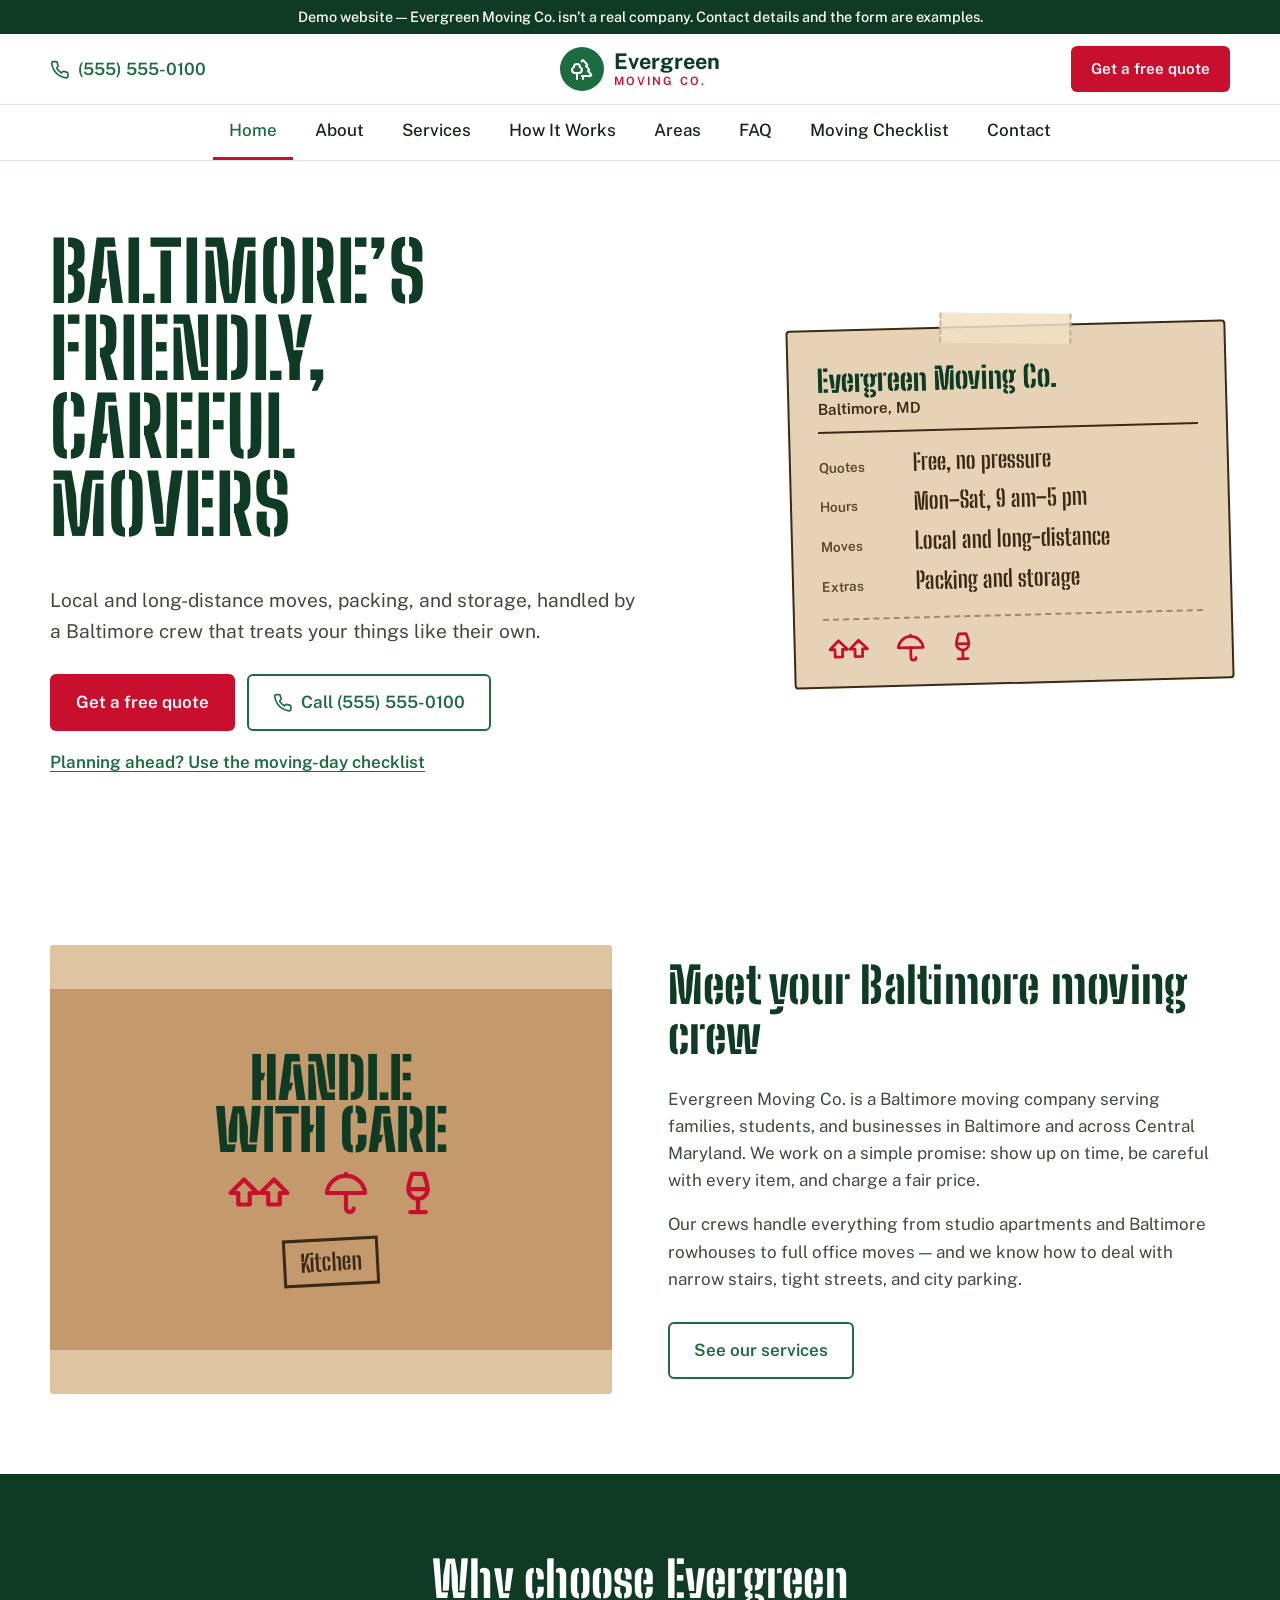
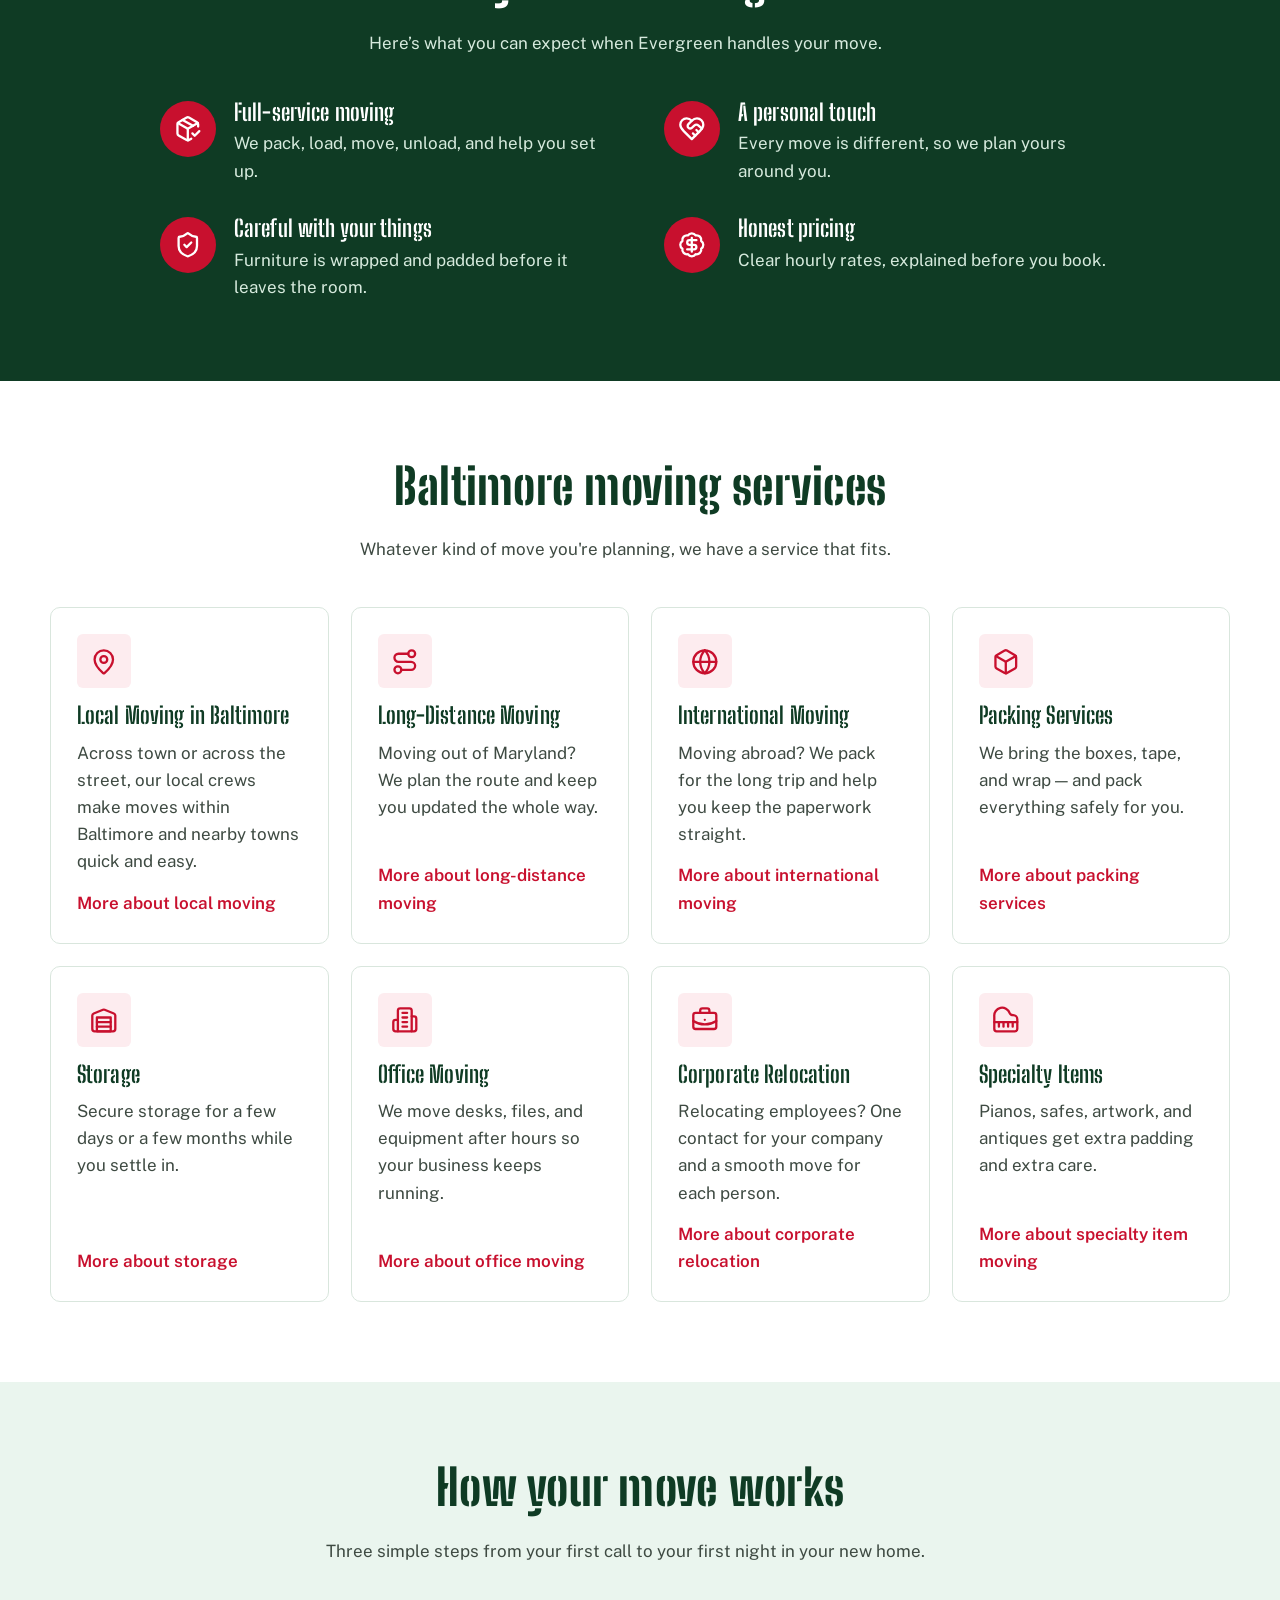
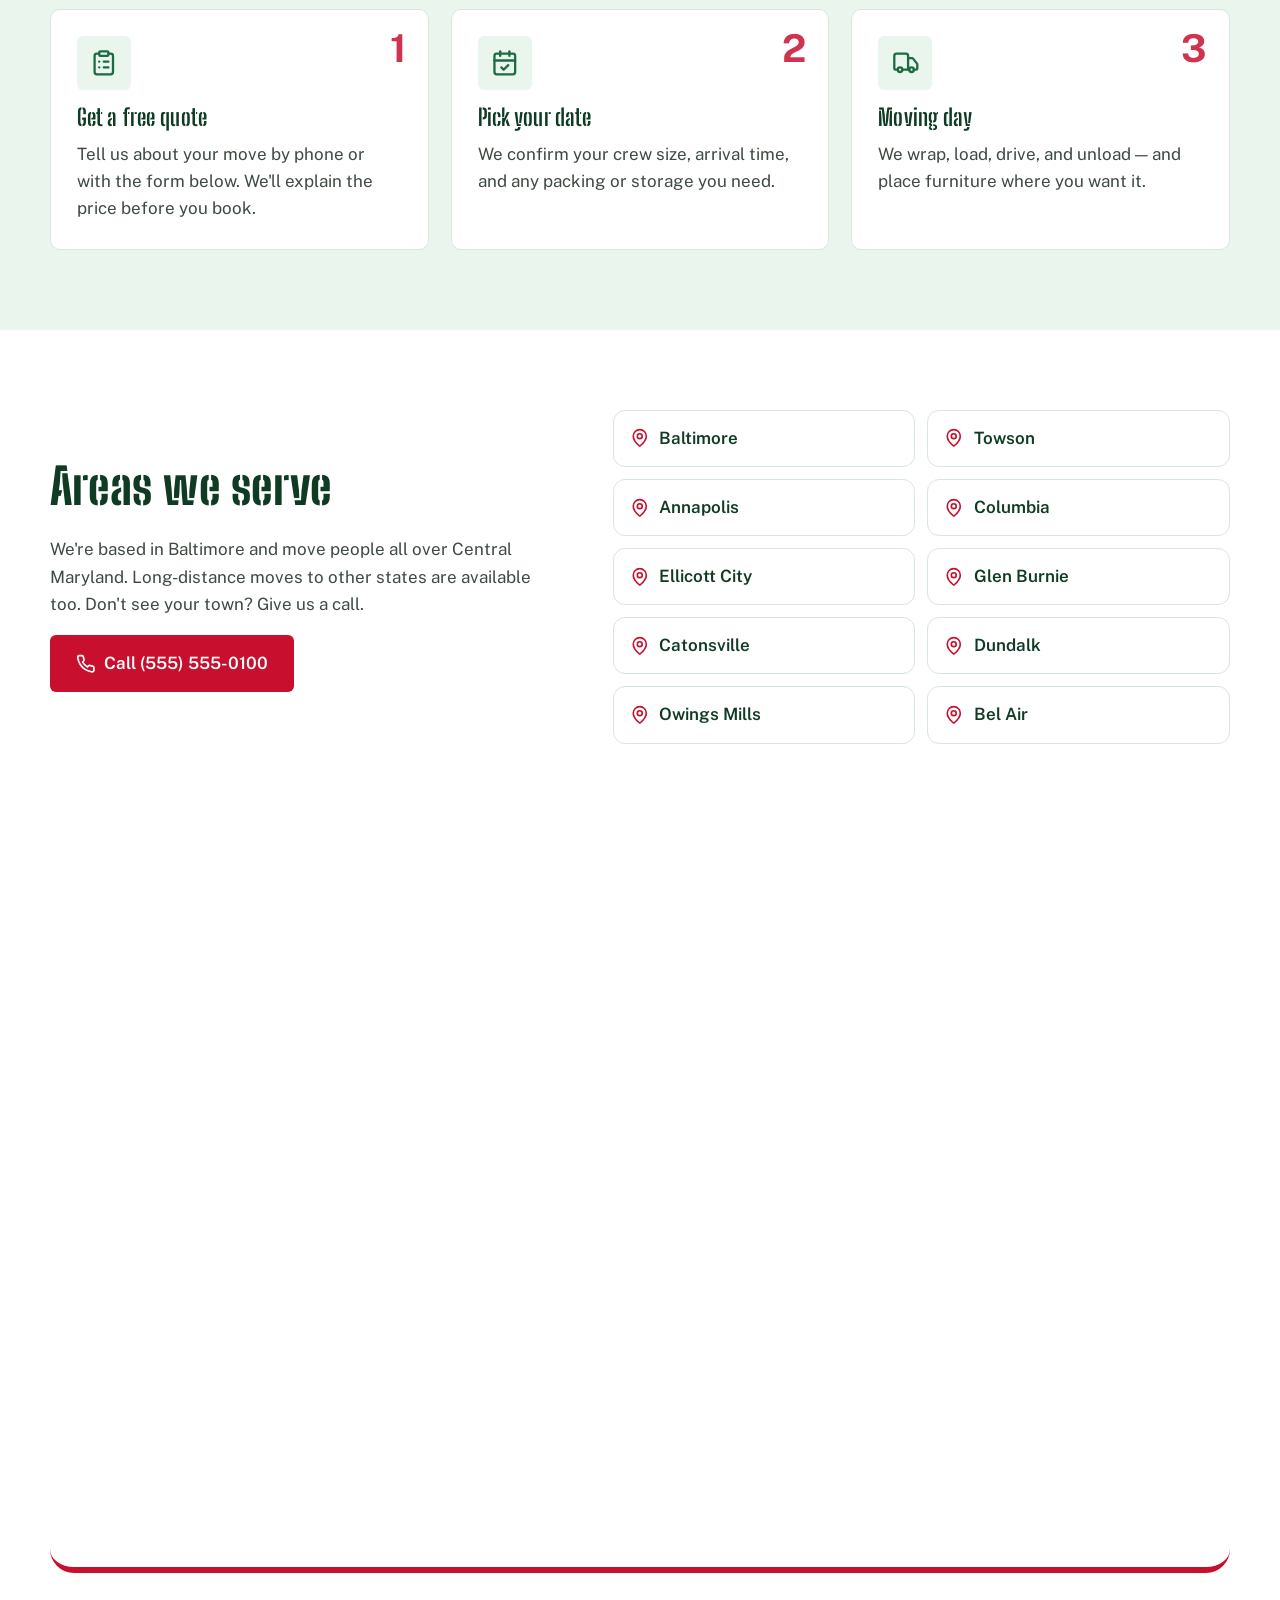
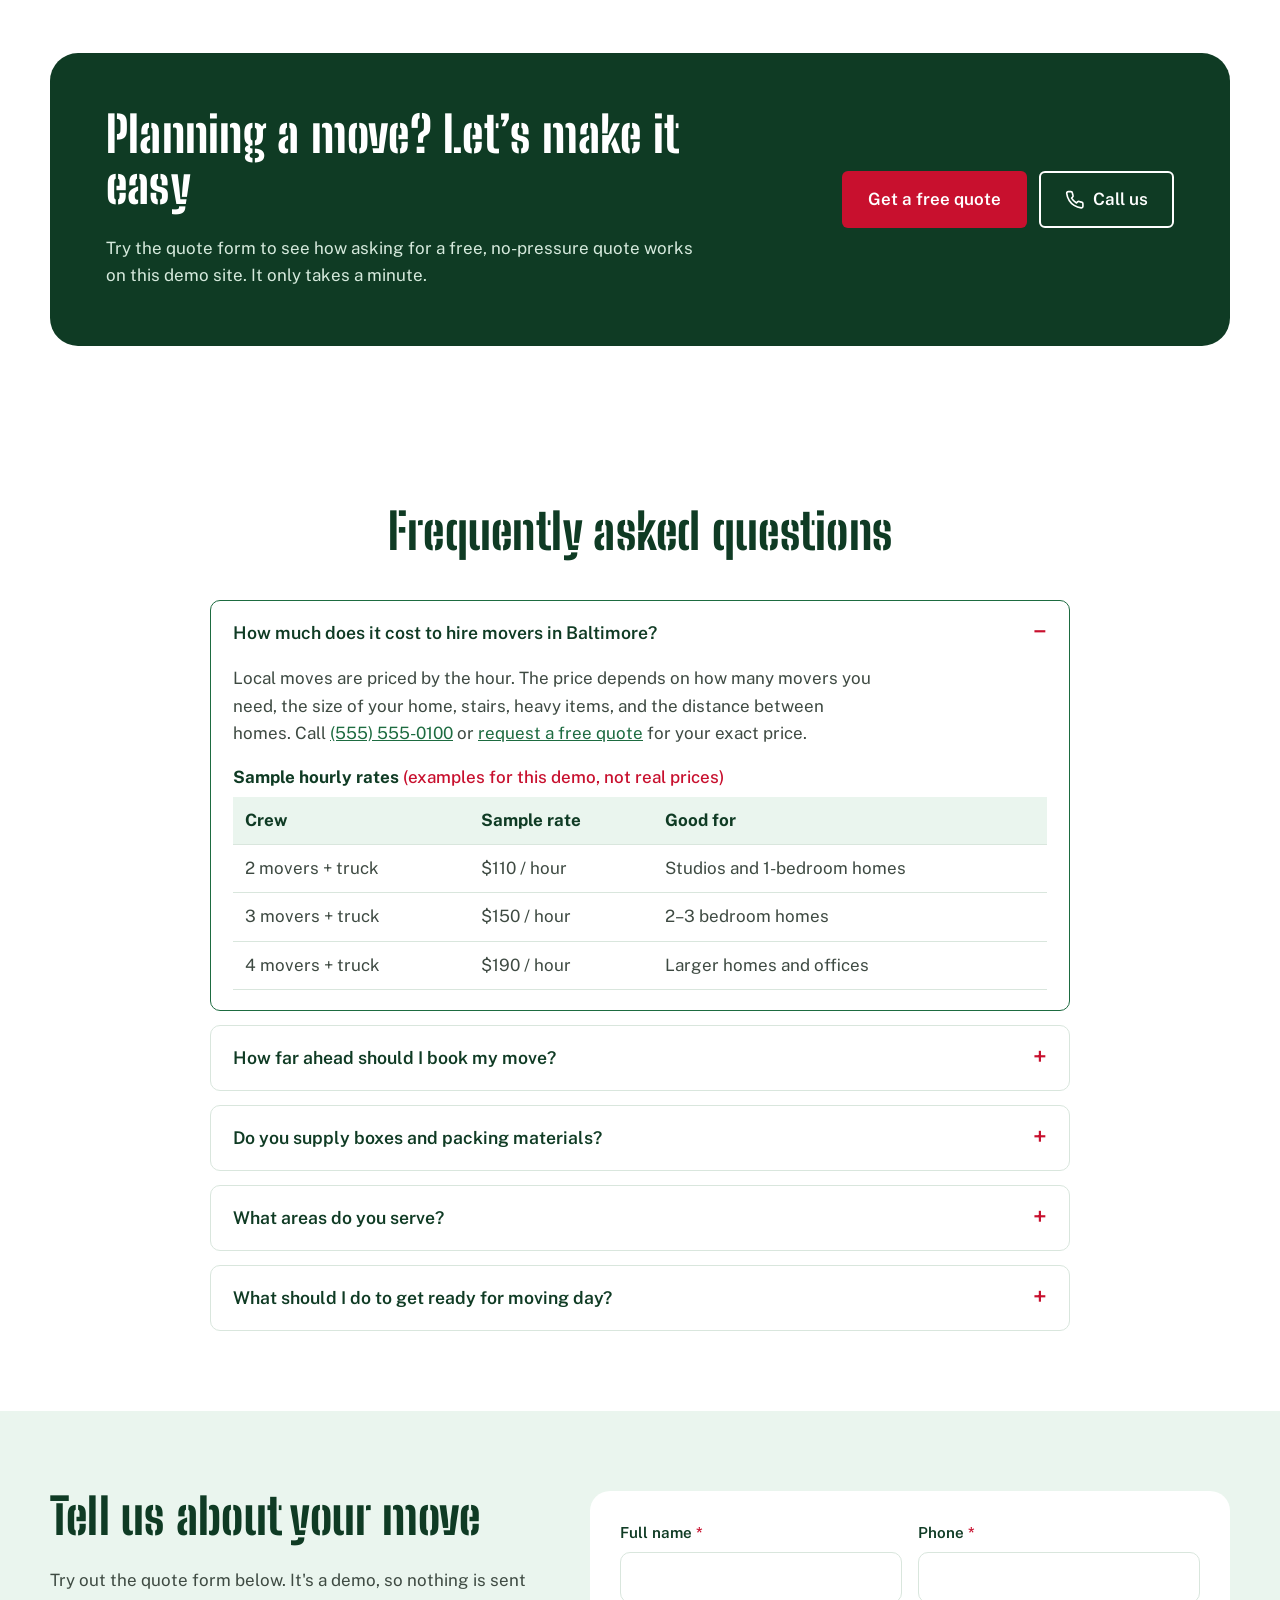
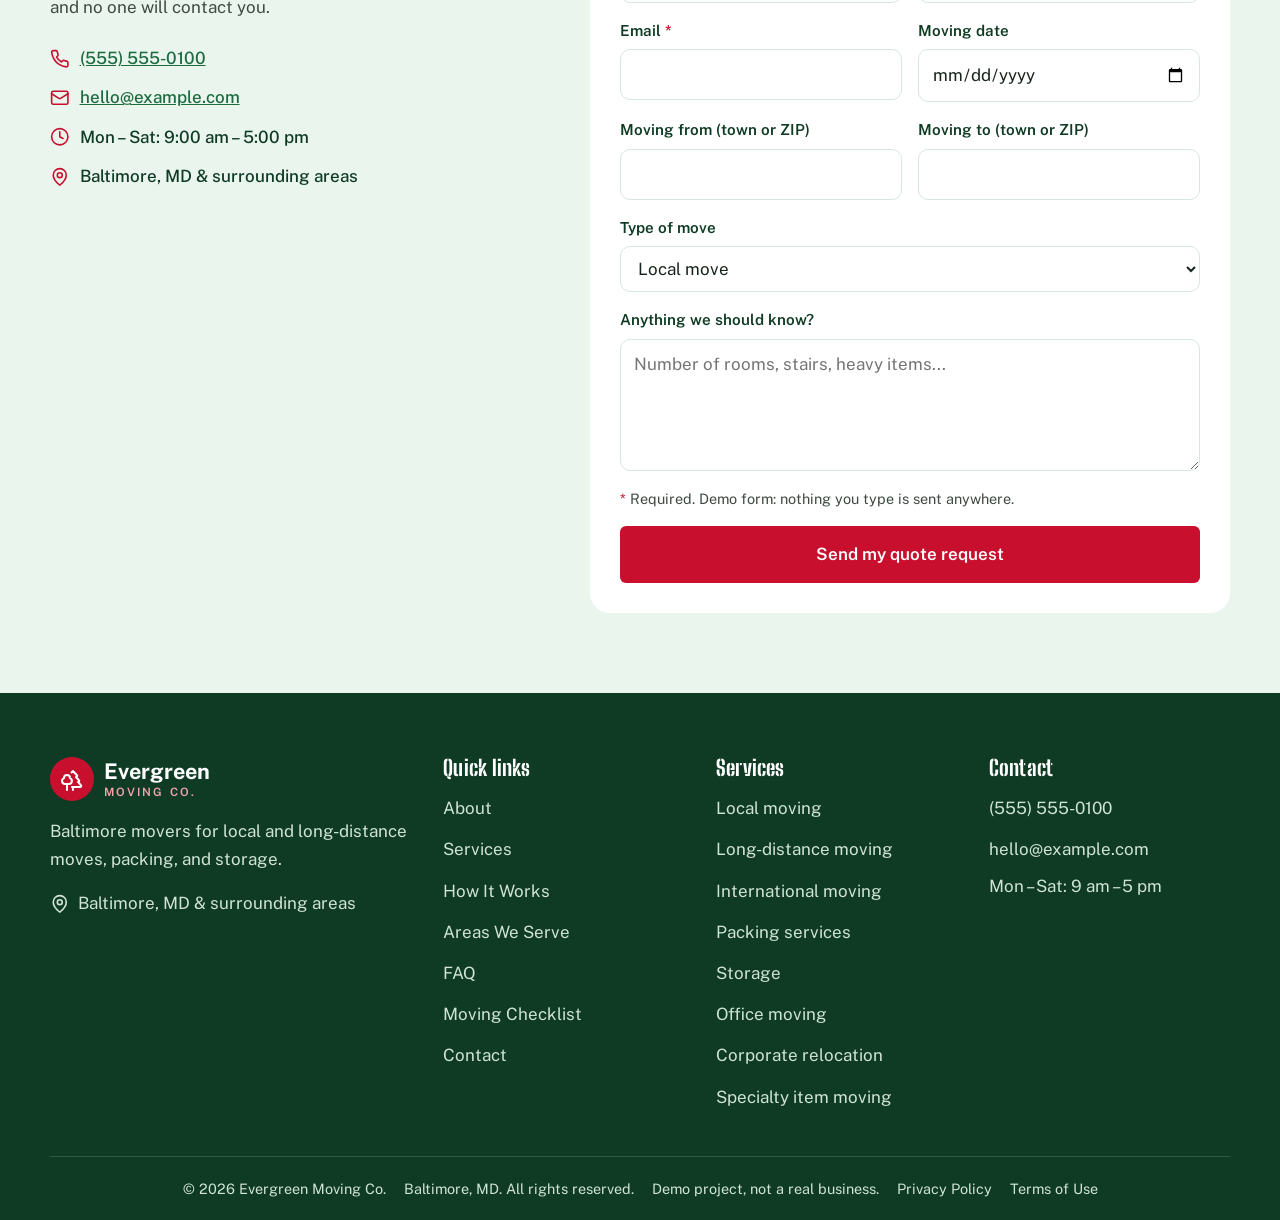
<file: index.html>
<!DOCTYPE html>
<html lang="en-US" class="no-js">
<head>
  <meta charset="UTF-8">
  <meta name="viewport" content="width=device-width, initial-scale=1.0">
  <!-- Security rules: this page may only load files from this website, and may not send anything anywhere -->
  <meta http-equiv="Content-Security-Policy" content="default-src 'self'; script-src 'self'; style-src 'self'; img-src 'self' data:; font-src 'self'; connect-src 'none'; form-action 'none'; base-uri 'self'; object-src 'none'">

  <!-- SEO basics -->
  <title>Movers in Baltimore, MD | Evergreen Moving Co.</title>
  <meta name="description" content="Evergreen Moving Co. is a Baltimore moving company for local and long-distance moves, packing, storage, and office moves. Call (555) 555-0100 for a free quote.">
  <meta name="robots" content="noindex, follow">
  <link rel="canonical" href="https://leonpokov21greatman.github.io/Evergreen_moving-Co/">
  <meta name="theme-color" content="#1d6b40">

  <!-- Browser tab icon -->
  <link rel="icon" href="favicon.svg" type="image/svg+xml">
  <link rel="apple-touch-icon" href="logo.png">

  <!-- How the page looks when the link is shared in texts and social media -->
  <meta property="og:type" content="website">
  <meta property="og:site_name" content="Evergreen Moving Co.">
  <meta property="og:title" content="Movers in Baltimore, MD | Evergreen Moving Co.">
  <meta property="og:description" content="Local and long-distance moves, packing, and storage in Baltimore and nearby towns. Free quotes.">
  <meta property="og:url" content="https://leonpokov21greatman.github.io/Evergreen_moving-Co/">
  <meta property="og:image" content="https://leonpokov21greatman.github.io/Evergreen_moving-Co/og-image.jpg">
  <meta property="og:image:width" content="1200">
  <meta property="og:image:height" content="630">
  <meta property="og:image:alt" content="Evergreen Moving Co. - Baltimore movers. Call (555) 555-0100.">
  <meta property="og:locale" content="en_US">
  <meta name="twitter:card" content="summary_large_image">

  <!-- Start downloading the font right away (it's stored in the fonts folder) -->
  <link rel="preload" href="fonts/bigshoulders-stencil.woff2" as="font" type="font/woff2" crossorigin>
  <link rel="preload" href="fonts/public-sans.woff2" as="font" type="font/woff2" crossorigin>
  <link rel="stylesheet" href="style.css">

  <!--
    Business details for Google and AI search (structured data).
    Keep these the same as the text on the page and your Google Business Profile.
  -->
  <script type="application/ld+json">
  {
    "@context": "https://schema.org",
    "@graph": [
      {
        "@type": "MovingCompany",
        "@id": "https://leonpokov21greatman.github.io/Evergreen_moving-Co/#business",
        "name": "Evergreen Moving Co.",
        "url": "https://leonpokov21greatman.github.io/Evergreen_moving-Co/",
        "logo": "https://leonpokov21greatman.github.io/Evergreen_moving-Co/logo.png",
        "image": "https://leonpokov21greatman.github.io/Evergreen_moving-Co/og-image.jpg",
        "description": "Baltimore moving company offering local moving, long-distance moving, packing, storage, office moving, and specialty item moving.",
        "telephone": "+1-555-555-0100",
        "email": "hello@example.com",
        "address": {
          "@type": "PostalAddress",
          "addressLocality": "Baltimore",
          "addressRegion": "MD",
          "addressCountry": "US"
        },
        "areaServed": [
          {"@type": "City", "name": "Baltimore, MD"},
          {"@type": "City", "name": "Towson, MD"},
          {"@type": "City", "name": "Annapolis, MD"},
          {"@type": "City", "name": "Columbia, MD"},
          {"@type": "City", "name": "Ellicott City, MD"},
          {"@type": "City", "name": "Glen Burnie, MD"},
          {"@type": "City", "name": "Catonsville, MD"},
          {"@type": "City", "name": "Dundalk, MD"},
          {"@type": "City", "name": "Owings Mills, MD"},
          {"@type": "City", "name": "Bel Air, MD"}
        ],
        "openingHoursSpecification": [{
          "@type": "OpeningHoursSpecification",
          "dayOfWeek": ["Monday", "Tuesday", "Wednesday", "Thursday", "Friday", "Saturday"],
          "opens": "09:00",
          "closes": "17:00"
        }],
        "hasOfferCatalog": {
          "@type": "OfferCatalog",
          "name": "Moving services",
          "itemListElement": [
            {"@type": "Offer", "itemOffered": {"@type": "Service", "name": "Local moving"}},
            {"@type": "Offer", "itemOffered": {"@type": "Service", "name": "Long-distance moving"}},
            {"@type": "Offer", "itemOffered": {"@type": "Service", "name": "International moving"}},
            {"@type": "Offer", "itemOffered": {"@type": "Service", "name": "Packing services"}},
            {"@type": "Offer", "itemOffered": {"@type": "Service", "name": "Storage"}},
            {"@type": "Offer", "itemOffered": {"@type": "Service", "name": "Office moving"}},
            {"@type": "Offer", "itemOffered": {"@type": "Service", "name": "Corporate relocation"}},
            {"@type": "Offer", "itemOffered": {"@type": "Service", "name": "Specialty item moving"}}
          ]
        }
      },
      {
        "@type": "WebSite",
        "@id": "https://leonpokov21greatman.github.io/Evergreen_moving-Co/#website",
        "url": "https://leonpokov21greatman.github.io/Evergreen_moving-Co/",
        "name": "Evergreen Moving Co.",
        "publisher": {"@id": "https://leonpokov21greatman.github.io/Evergreen_moving-Co/#business"}
      },
      {
        "@type": "FAQPage",
        "mainEntity": [
          {"@type": "Question", "name": "How much does it cost to hire movers in Baltimore?",
           "acceptedAnswer": {"@type": "Answer", "text": "Local moves are priced by the hour. The price depends on how many movers you need, the size of your home, stairs, heavy items, and the distance between homes. Call (555) 555-0100 or request a free quote for your exact price."}},
          {"@type": "Question", "name": "How far ahead should I book my move?",
           "acceptedAnswer": {"@type": "Answer", "text": "Two to four weeks ahead is best, especially at the start or end of the month and during summer. We can sometimes fit in last-minute moves, so call to check."}},
          {"@type": "Question", "name": "Do you supply boxes and packing materials?",
           "acceptedAnswer": {"@type": "Answer", "text": "Yes. We can bring boxes, tape, bubble wrap, and wardrobe boxes, or pack everything for you with our full packing service."}},
          {"@type": "Question", "name": "What areas do you serve?",
           "acceptedAnswer": {"@type": "Answer", "text": "We are based in Baltimore, Maryland and serve nearby towns including Towson, Annapolis, Columbia, Ellicott City, Glen Burnie, Catonsville, Dundalk, Owings Mills, and Bel Air. We also handle long-distance moves to other states."}},
          {"@type": "Question", "name": "What should I do to get ready for moving day?",
           "acceptedAnswer": {"@type": "Answer", "text": "Label boxes by room, keep valuables and important papers with you, empty and defrost the fridge, and make sure there is parking close to the door for the truck."}}
        ]
      }
    ]
  }
  </script>
</head>
<body>

  <!-- Lets keyboard users jump past the menu -->
  <a class="skip-link" href="#main">Skip to content</a>

  <!-- Demo notice: this is a practice website, not a real business -->
  <div class="demo-banner" role="note">Demo website &mdash; Evergreen Moving Co. isn&rsquo;t a real company. Contact details and the form are examples.</div>

  <!-- ============ HEADER ============ -->
  <header class="site-header" id="top">
    <div class="container header-inner">
      <a class="header-phone" href="tel:+15555550100">
        <svg class="lucide lucide-phone" xmlns="http://www.w3.org/2000/svg" viewBox="0 0 24 24" fill="none" stroke="currentColor" stroke-width="2" stroke-linecap="round" stroke-linejoin="round" aria-hidden="true" focusable="false"><path d="M22 16.92v3a2 2 0 0 1-2.18 2 19.79 19.79 0 0 1-8.63-3.07 19.5 19.5 0 0 1-6-6 19.79 19.79 0 0 1-3.07-8.67A2 2 0 0 1 4.11 2h3a2 2 0 0 1 2 1.72 12.84 12.84 0 0 0 .7 2.81 2 2 0 0 1-.45 2.11L8.09 9.91a16 16 0 0 0 6 6l1.27-1.27a2 2 0 0 1 2.11-.45 12.84 12.84 0 0 0 2.81.7A2 2 0 0 1 22 16.92z"/></svg>
        <span>(555) 555-0100</span>
      </a>

      <!-- Logo -->
      <a class="logo" href="#top" aria-label="Evergreen Moving Co. home">
        <span class="logo-mark"><svg class="lucide lucide-trees" xmlns="http://www.w3.org/2000/svg" viewBox="0 0 24 24" fill="none" stroke="currentColor" stroke-width="2" stroke-linecap="round" stroke-linejoin="round" aria-hidden="true" focusable="false"><path d="M10 10v.2A3 3 0 0 1 8.9 16H5a3 3 0 0 1-1-5.8V10a3 3 0 0 1 6 0Z"/><path d="M7 16v6"/><path d="M13 19v3"/><path d="M12 19h8.3a1 1 0 0 0 .7-1.7L18 14h.3a1 1 0 0 0 .7-1.7L16 9h.2a1 1 0 0 0 .8-1.7L13 3l-1.4 1.5"/></svg></span>
        <span class="logo-text">Evergreen<small>Moving Co.</small></span>
      </a>

      <div class="header-actions">
        <a class="btn btn-red btn-small header-quote" href="#quote">Get a free quote</a>
        <!-- Menu button (only shows on small screens) -->
        <button class="menu-toggle" type="button" aria-expanded="false" aria-controls="main-nav" aria-label="Open menu">
          <svg class="lucide lucide-menu icon-open" xmlns="http://www.w3.org/2000/svg" viewBox="0 0 24 24" fill="none" stroke="currentColor" stroke-width="2" stroke-linecap="round" stroke-linejoin="round" aria-hidden="true" focusable="false"><line x1="4" x2="20" y1="12" y2="12"/><line x1="4" x2="20" y1="6" y2="6"/><line x1="4" x2="20" y1="18" y2="18"/></svg>
          <svg class="lucide lucide-x icon-close" xmlns="http://www.w3.org/2000/svg" viewBox="0 0 24 24" fill="none" stroke="currentColor" stroke-width="2" stroke-linecap="round" stroke-linejoin="round" aria-hidden="true" focusable="false"><path d="M18 6 6 18"/><path d="m6 6 12 12"/></svg>
        </button>
      </div>
    </div>

    <!-- Main navigation -->
    <nav class="main-nav" id="main-nav" aria-label="Main">
      <ul class="container">
        <li><a href="#top">Home</a></li>
        <li><a href="#about">About</a></li>
        <li><a href="#services">Services</a></li>
        <li><a href="#how-it-works">How It Works</a></li>
        <li><a href="#areas">Areas</a></li>
        <li><a href="#faq">FAQ</a></li>
          <li><a href="moving-checklist.html">Moving Checklist</a></li>
        <li><a href="#quote">Contact</a></li>
        <!-- Only shows in the phone menu, since the header hides the number on small screens -->
        <li class="nav-call"><a href="tel:+15555550100">Call (555) 555-0100</a></li>
      </ul>
    </nav>
  </header>

  <main id="main">

    <!-- ============ HERO ============ -->
    <section class="hero" aria-labelledby="hero-title">
      <div class="container hero-inner">
        <div class="hero-text">
          <h1 id="hero-title">Baltimore&rsquo;s friendly, careful movers</h1>
          <p class="hero-sub">Local and long-distance moves, packing, and storage, handled by a Baltimore crew that treats your things like their own.</p>
          <div class="hero-buttons">
            <a class="btn btn-red" href="#quote">Get a free quote</a>
            <a class="btn btn-outline" href="tel:+15555550100"><svg class="lucide lucide-phone" xmlns="http://www.w3.org/2000/svg" viewBox="0 0 24 24" fill="none" stroke="currentColor" stroke-width="2" stroke-linecap="round" stroke-linejoin="round" aria-hidden="true" focusable="false"><path d="M22 16.92v3a2 2 0 0 1-2.18 2 19.79 19.79 0 0 1-8.63-3.07 19.5 19.5 0 0 1-6-6 19.79 19.79 0 0 1-3.07-8.67A2 2 0 0 1 4.11 2h3a2 2 0 0 1 2 1.72 12.84 12.84 0 0 0 .7 2.81 2 2 0 0 1-.45 2.11L8.09 9.91a16 16 0 0 0 6 6l1.27-1.27a2 2 0 0 1 2.11-.45 12.84 12.84 0 0 0 2.81.7A2 2 0 0 1 22 16.92z"/></svg> Call (555) 555-0100</a>
          </div>
          <p class="hero-alt"><a href="moving-checklist.html">Planning ahead? Use the moving-day checklist</a></p>
        </div>

        <!-- A shipping label with the quick facts. To use a real photo instead, replace this aside with an <img>. -->
        <aside class="box-label" aria-label="Quick facts">
          <span class="tape" aria-hidden="true"></span>
          <p class="label-from">Evergreen Moving Co. <span>Baltimore, MD</span></p>
          <dl class="label-fields">
            <div><dt>Quotes</dt><dd>Free, no pressure</dd></div>
            <div><dt>Hours</dt><dd>Mon&ndash;Sat, 9 am&ndash;5 pm</dd></div>
            <div><dt>Moves</dt><dd>Local and long-distance</dd></div>
            <div><dt>Extras</dt><dd>Packing and storage</dd></div>
          </dl>
          <ul class="label-symbols" aria-label="Handled with care">
            <li class="pair"><span class="sr-only">This side up</span><svg class="lucide lucide-arrow-big-up" xmlns="http://www.w3.org/2000/svg" viewBox="0 0 24 24" fill="none" stroke="currentColor" stroke-width="2" stroke-linecap="round" stroke-linejoin="round" aria-hidden="true" focusable="false"><path d="M9 18v-6H5l7-7 7 7h-4v6H9z"/></svg><svg class="lucide lucide-arrow-big-up" xmlns="http://www.w3.org/2000/svg" viewBox="0 0 24 24" fill="none" stroke="currentColor" stroke-width="2" stroke-linecap="round" stroke-linejoin="round" aria-hidden="true" focusable="false"><path d="M9 18v-6H5l7-7 7 7h-4v6H9z"/></svg></li>
            <li><span class="sr-only">Keep dry</span><svg class="lucide lucide-umbrella" xmlns="http://www.w3.org/2000/svg" viewBox="0 0 24 24" fill="none" stroke="currentColor" stroke-width="2" stroke-linecap="round" stroke-linejoin="round" aria-hidden="true" focusable="false"><path d="M22 12a10.06 10.06 1 0 0-20 0Z"/><path d="M12 12v8a2 2 0 0 0 4 0"/><path d="M12 2v1"/></svg></li>
            <li><span class="sr-only">Fragile</span><svg class="lucide lucide-wine" xmlns="http://www.w3.org/2000/svg" viewBox="0 0 24 24" fill="none" stroke="currentColor" stroke-width="2" stroke-linecap="round" stroke-linejoin="round" aria-hidden="true" focusable="false"><path d="M8 22h8"/><path d="M7 10h10"/><path d="M12 15v7"/><path d="M12 15a5 5 0 0 0 5-5c0-2-.5-4-2-8H9c-1.5 4-2 6-2 8a5 5 0 0 0 5 5Z"/></svg></li>
          </ul>
        </aside>
      </div>
    </section>

    <!-- ============ ABOUT ============ -->
    <section class="section about" id="about" aria-labelledby="about-title">
      <div class="container about-inner">
        <!-- The side of a moving box. Swap for a real team photo with an <img class="about-photo"> when you have one. -->
        <div class="box-side" aria-hidden="true">
          <span class="stamp">Handle<br>with care</span>
          <span class="marks"><span class="pair"><svg class="lucide lucide-arrow-big-up" xmlns="http://www.w3.org/2000/svg" viewBox="0 0 24 24" fill="none" stroke="currentColor" stroke-width="2" stroke-linecap="round" stroke-linejoin="round" aria-hidden="true" focusable="false"><path d="M9 18v-6H5l7-7 7 7h-4v6H9z"/></svg><svg class="lucide lucide-arrow-big-up" xmlns="http://www.w3.org/2000/svg" viewBox="0 0 24 24" fill="none" stroke="currentColor" stroke-width="2" stroke-linecap="round" stroke-linejoin="round" aria-hidden="true" focusable="false"><path d="M9 18v-6H5l7-7 7 7h-4v6H9z"/></svg></span><svg class="lucide lucide-umbrella" xmlns="http://www.w3.org/2000/svg" viewBox="0 0 24 24" fill="none" stroke="currentColor" stroke-width="2" stroke-linecap="round" stroke-linejoin="round" aria-hidden="true" focusable="false"><path d="M22 12a10.06 10.06 1 0 0-20 0Z"/><path d="M12 12v8a2 2 0 0 0 4 0"/><path d="M12 2v1"/></svg><svg class="lucide lucide-wine" xmlns="http://www.w3.org/2000/svg" viewBox="0 0 24 24" fill="none" stroke="currentColor" stroke-width="2" stroke-linecap="round" stroke-linejoin="round" aria-hidden="true" focusable="false"><path d="M8 22h8"/><path d="M7 10h10"/><path d="M12 15v7"/><path d="M12 15a5 5 0 0 0 5-5c0-2-.5-4-2-8H9c-1.5 4-2 6-2 8a5 5 0 0 0 5 5Z"/></svg></span>
          <span class="room">Kitchen</span>
        </div>
        <div>
          <h2 id="about-title">Meet your Baltimore moving crew</h2>
          <p>Evergreen Moving Co. is a Baltimore moving company serving families, students, and businesses in Baltimore and across Central Maryland. We work on a simple promise: show up on time, be careful with every item, and charge a fair price.</p>
          <p>Our crews handle everything from studio apartments and Baltimore rowhouses to full office moves &mdash; and we know how to deal with narrow stairs, tight streets, and city parking.</p>
          <a class="btn btn-outline-green" href="#services">See our services</a>
        </div>
      </div>
    </section>

    <!-- ============ WHY TRUST US ============ -->
    <section class="section trust" aria-labelledby="trust-title">
      <div class="container">
        <div class="section-head">
          <h2 id="trust-title">Why choose Evergreen</h2>
          <p>Here&rsquo;s what you can expect when Evergreen handles your move.</p>
        </div>
        <div class="features">
          <article class="feature">
            <span class="feature-icon"><svg class="lucide lucide-package-check" xmlns="http://www.w3.org/2000/svg" viewBox="0 0 24 24" fill="none" stroke="currentColor" stroke-width="2" stroke-linecap="round" stroke-linejoin="round" aria-hidden="true" focusable="false"><path d="m16 16 2 2 4-4"/><path d="M21 10V8a2 2 0 0 0-1-1.73l-7-4a2 2 0 0 0-2 0l-7 4A2 2 0 0 0 3 8v8a2 2 0 0 0 1 1.73l7 4a2 2 0 0 0 2 0l2-1.14"/><path d="m7.5 4.27 9 5.15"/><polyline points="3.29 7 12 12 20.71 7"/><line x1="12" x2="12" y1="22" y2="12"/></svg></span>
            <div>
              <h3>Full-service moving</h3>
              <p>We pack, load, move, unload, and help you set up.</p>
            </div>
          </article>
          <article class="feature">
            <span class="feature-icon"><svg class="lucide lucide-heart-handshake" xmlns="http://www.w3.org/2000/svg" viewBox="0 0 24 24" fill="none" stroke="currentColor" stroke-width="2" stroke-linecap="round" stroke-linejoin="round" aria-hidden="true" focusable="false"><path d="M19 14c1.49-1.46 3-3.21 3-5.5A5.5 5.5 0 0 0 16.5 3c-1.76 0-3 .5-4.5 2-1.5-1.5-2.74-2-4.5-2A5.5 5.5 0 0 0 2 8.5c0 2.3 1.5 4.05 3 5.5l7 7Z"/><path d="M12 5 9.04 7.96a2.17 2.17 0 0 0 0 3.08c.82.82 2.13.85 3 .07l2.07-1.9a2.82 2.82 0 0 1 3.79 0l2.96 2.66"/><path d="m18 15-2-2"/><path d="m15 18-2-2"/></svg></span>
            <div>
              <h3>A personal touch</h3>
              <p>Every move is different, so we plan yours around you.</p>
            </div>
          </article>
          <article class="feature">
            <span class="feature-icon"><svg class="lucide lucide-shield-check" xmlns="http://www.w3.org/2000/svg" viewBox="0 0 24 24" fill="none" stroke="currentColor" stroke-width="2" stroke-linecap="round" stroke-linejoin="round" aria-hidden="true" focusable="false"><path d="M20 13c0 5-3.5 7.5-7.66 8.95a1 1 0 0 1-.67-.01C7.5 20.5 4 18 4 13V6a1 1 0 0 1 1-1c2 0 4.5-1.2 6.24-2.72a1.17 1.17 0 0 1 1.52 0C14.51 3.81 17 5 19 5a1 1 0 0 1 1 1z"/><path d="m9 12 2 2 4-4"/></svg></span>
            <div>
              <h3>Careful with your things</h3>
              <p>Furniture is wrapped and padded before it leaves the room.</p>
            </div>
          </article>
          <article class="feature">
            <span class="feature-icon"><svg class="lucide lucide-badge-dollar-sign" xmlns="http://www.w3.org/2000/svg" viewBox="0 0 24 24" fill="none" stroke="currentColor" stroke-width="2" stroke-linecap="round" stroke-linejoin="round" aria-hidden="true" focusable="false"><path d="M3.85 8.62a4 4 0 0 1 4.78-4.77 4 4 0 0 1 6.74 0 4 4 0 0 1 4.78 4.78 4 4 0 0 1 0 6.74 4 4 0 0 1-4.77 4.78 4 4 0 0 1-6.75 0 4 4 0 0 1-4.78-4.77 4 4 0 0 1 0-6.76Z"/><path d="M16 8h-6a2 2 0 1 0 0 4h4a2 2 0 1 1 0 4H8"/><path d="M12 18V6"/></svg></span>
            <div>
              <h3>Honest pricing</h3>
              <p>Clear hourly rates, explained before you book.</p>
            </div>
          </article>
        </div>
      </div>
    </section>

    <!-- ============ SERVICES ============ -->
    <section class="section" id="services" aria-labelledby="services-title">
      <div class="container">
        <div class="section-head">
          <h2 id="services-title">Baltimore moving services</h2>
          <p>Whatever kind of move you're planning, we have a service that fits.</p>
        </div>
        <div class="card-grid four">
          <article class="card service" id="local-moving">
            <span class="card-icon"><svg class="lucide lucide-map-pin" xmlns="http://www.w3.org/2000/svg" viewBox="0 0 24 24" fill="none" stroke="currentColor" stroke-width="2" stroke-linecap="round" stroke-linejoin="round" aria-hidden="true" focusable="false"><path d="M20 10c0 4.993-5.539 10.193-7.399 11.799a1 1 0 0 1-1.202 0C9.539 20.193 4 14.993 4 10a8 8 0 0 1 16 0"/><circle cx="12" cy="10" r="3"/></svg></span>
            <h3>Local Moving in Baltimore</h3>
            <p>Across town or across the street, our local crews make moves within Baltimore and nearby towns quick and easy.</p>
            <a class="card-link" href="local-moving.html">More about local moving</a>
          </article>
          <article class="card service" id="long-distance-moving">
            <span class="card-icon"><svg class="lucide lucide-route" xmlns="http://www.w3.org/2000/svg" viewBox="0 0 24 24" fill="none" stroke="currentColor" stroke-width="2" stroke-linecap="round" stroke-linejoin="round" aria-hidden="true" focusable="false"><circle cx="6" cy="19" r="3"/><path d="M9 19h8.5a3.5 3.5 0 0 0 0-7h-11a3.5 3.5 0 0 1 0-7H15"/><circle cx="18" cy="5" r="3"/></svg></span>
            <h3>Long-Distance Moving</h3>
            <p>Moving out of Maryland? We plan the route and keep you updated the whole way.</p>
            <a class="card-link" href="long-distance-moving.html">More about long-distance moving</a>
          </article>
          <article class="card service" id="international-moving">
            <span class="card-icon"><svg class="lucide lucide-globe" xmlns="http://www.w3.org/2000/svg" viewBox="0 0 24 24" fill="none" stroke="currentColor" stroke-width="2" stroke-linecap="round" stroke-linejoin="round" aria-hidden="true" focusable="false"><circle cx="12" cy="12" r="10"/><path d="M12 2a14.5 14.5 0 0 0 0 20 14.5 14.5 0 0 0 0-20"/><path d="M2 12h20"/></svg></span>
            <h3>International Moving</h3>
            <p>Moving abroad? We pack for the long trip and help you keep the paperwork straight.</p>
            <a class="card-link" href="international-moving.html">More about international moving</a>
          </article>
          <article class="card service" id="packing">
            <span class="card-icon"><svg class="lucide lucide-box" xmlns="http://www.w3.org/2000/svg" viewBox="0 0 24 24" fill="none" stroke="currentColor" stroke-width="2" stroke-linecap="round" stroke-linejoin="round" aria-hidden="true" focusable="false"><path d="M21 8a2 2 0 0 0-1-1.73l-7-4a2 2 0 0 0-2 0l-7 4A2 2 0 0 0 3 8v8a2 2 0 0 0 1 1.73l7 4a2 2 0 0 0 2 0l7-4A2 2 0 0 0 21 16Z"/><path d="m3.3 7 8.7 5 8.7-5"/><path d="M12 22V12"/></svg></span>
            <h3>Packing Services</h3>
            <p>We bring the boxes, tape, and wrap &mdash; and pack everything safely for you.</p>
            <a class="card-link" href="packing-services.html">More about packing services</a>
          </article>
          <article class="card service" id="storage">
            <span class="card-icon"><svg class="lucide lucide-warehouse" xmlns="http://www.w3.org/2000/svg" viewBox="0 0 24 24" fill="none" stroke="currentColor" stroke-width="2" stroke-linecap="round" stroke-linejoin="round" aria-hidden="true" focusable="false"><path d="M22 8.35V20a2 2 0 0 1-2 2H4a2 2 0 0 1-2-2V8.35A2 2 0 0 1 3.26 6.5l8-3.2a2 2 0 0 1 1.48 0l8 3.2A2 2 0 0 1 22 8.35Z"/><path d="M6 18h12"/><path d="M6 14h12"/><rect width="12" height="12" x="6" y="10"/></svg></span>
            <h3>Storage</h3>
            <p>Secure storage for a few days or a few months while you settle in.</p>
            <a class="card-link" href="storage.html">More about storage</a>
          </article>
          <article class="card service" id="office-moving">
            <span class="card-icon"><svg class="lucide lucide-building-2" xmlns="http://www.w3.org/2000/svg" viewBox="0 0 24 24" fill="none" stroke="currentColor" stroke-width="2" stroke-linecap="round" stroke-linejoin="round" aria-hidden="true" focusable="false"><path d="M6 22V4a2 2 0 0 1 2-2h8a2 2 0 0 1 2 2v18Z"/><path d="M6 12H4a2 2 0 0 0-2 2v6a2 2 0 0 0 2 2h2"/><path d="M18 9h2a2 2 0 0 1 2 2v9a2 2 0 0 1-2 2h-2"/><path d="M10 6h4"/><path d="M10 10h4"/><path d="M10 14h4"/><path d="M10 18h4"/></svg></span>
            <h3>Office Moving</h3>
            <p>We move desks, files, and equipment after hours so your business keeps running.</p>
            <a class="card-link" href="office-moving.html">More about office moving</a>
          </article>
          <article class="card service" id="corporate-relocation">
            <span class="card-icon"><svg class="lucide lucide-briefcase-business" xmlns="http://www.w3.org/2000/svg" viewBox="0 0 24 24" fill="none" stroke="currentColor" stroke-width="2" stroke-linecap="round" stroke-linejoin="round" aria-hidden="true" focusable="false"><path d="M12 12h.01"/><path d="M16 6V4a2 2 0 0 0-2-2h-4a2 2 0 0 0-2 2v2"/><path d="M22 13a18.15 18.15 0 0 1-20 0"/><rect width="20" height="14" x="2" y="6" rx="2"/></svg></span>
            <h3>Corporate Relocation</h3>
            <p>Relocating employees? One contact for your company and a smooth move for each person.</p>
            <a class="card-link" href="corporate-relocation.html">More about corporate relocation</a>
          </article>
          <article class="card service" id="specialty-items">
            <span class="card-icon"><svg class="lucide lucide-piano" xmlns="http://www.w3.org/2000/svg" viewBox="0 0 24 24" fill="none" stroke="currentColor" stroke-width="2" stroke-linecap="round" stroke-linejoin="round" aria-hidden="true" focusable="false"><path d="M18.5 8c-1.4 0-2.6-.8-3.2-2A6.87 6.87 0 0 0 2 9v11a2 2 0 0 0 2 2h16a2 2 0 0 0 2-2v-8.5C22 9.6 20.4 8 18.5 8"/><path d="M2 14h20"/><path d="M6 14v4"/><path d="M10 14v4"/><path d="M14 14v4"/><path d="M18 14v4"/></svg></span>
            <h3>Specialty Items</h3>
            <p>Pianos, safes, artwork, and antiques get extra padding and extra care.</p>
            <a class="card-link" href="specialty-items.html">More about specialty item moving</a>
          </article>
        </div>
      </div>
    </section>

    <!-- ============ HOW IT WORKS ============ -->
    <!--
      Customer reviews go well here once you have real ones (for example from Google).
      Only ever use real reviews, with the customer's permission.
    -->
    <section class="section steps-section" id="how-it-works" aria-labelledby="steps-title">
      <div class="container">
        <div class="section-head">
          <h2 id="steps-title">How your move works</h2>
          <p>Three simple steps from your first call to your first night in your new home.</p>
        </div>
        <ol class="steps">
          <li class="card step">
            <span class="step-num" aria-hidden="true">1</span>
            <span class="card-icon"><svg class="lucide lucide-clipboard-list" xmlns="http://www.w3.org/2000/svg" viewBox="0 0 24 24" fill="none" stroke="currentColor" stroke-width="2" stroke-linecap="round" stroke-linejoin="round" aria-hidden="true" focusable="false"><rect width="8" height="4" x="8" y="2" rx="1" ry="1"/><path d="M16 4h2a2 2 0 0 1 2 2v14a2 2 0 0 1-2 2H6a2 2 0 0 1-2-2V6a2 2 0 0 1 2-2h2"/><path d="M12 11h4"/><path d="M12 16h4"/><path d="M8 11h.01"/><path d="M8 16h.01"/></svg></span>
            <h3>Get a free quote</h3>
            <p>Tell us about your move by phone or with the form below. We'll explain the price before you book.</p>
          </li>
          <li class="card step">
            <span class="step-num" aria-hidden="true">2</span>
            <span class="card-icon"><svg class="lucide lucide-calendar-check" xmlns="http://www.w3.org/2000/svg" viewBox="0 0 24 24" fill="none" stroke="currentColor" stroke-width="2" stroke-linecap="round" stroke-linejoin="round" aria-hidden="true" focusable="false"><path d="M8 2v4"/><path d="M16 2v4"/><rect width="18" height="18" x="3" y="4" rx="2"/><path d="M3 10h18"/><path d="m9 16 2 2 4-4"/></svg></span>
            <h3>Pick your date</h3>
            <p>We confirm your crew size, arrival time, and any packing or storage you need.</p>
          </li>
          <li class="card step">
            <span class="step-num" aria-hidden="true">3</span>
            <span class="card-icon"><svg class="lucide lucide-truck" xmlns="http://www.w3.org/2000/svg" viewBox="0 0 24 24" fill="none" stroke="currentColor" stroke-width="2" stroke-linecap="round" stroke-linejoin="round" aria-hidden="true" focusable="false"><path d="M14 18V6a2 2 0 0 0-2-2H4a2 2 0 0 0-2 2v11a1 1 0 0 0 1 1h2"/><path d="M15 18H9"/><path d="M19 18h2a1 1 0 0 0 1-1v-3.65a1 1 0 0 0-.22-.624l-3.48-4.35A1 1 0 0 0 17.52 8H14"/><circle cx="17" cy="18" r="2"/><circle cx="7" cy="18" r="2"/></svg></span>
            <h3>Moving day</h3>
            <p>We wrap, load, drive, and unload &mdash; and place furniture where you want it.</p>
          </li>
        </ol>
      </div>
    </section>

    <!-- ============ AREAS WE SERVE ============ -->
    <section class="section areas" id="areas" aria-labelledby="areas-title">
      <div class="container areas-inner">
        <div>
          <h2 id="areas-title">Areas we serve</h2>
          <p>We're based in Baltimore and move people all over Central Maryland. Long-distance moves to other states are available too. Don't see your town? Give us a call.</p>
          <a class="btn btn-red" href="tel:+15555550100"><svg class="lucide lucide-phone" xmlns="http://www.w3.org/2000/svg" viewBox="0 0 24 24" fill="none" stroke="currentColor" stroke-width="2" stroke-linecap="round" stroke-linejoin="round" aria-hidden="true" focusable="false"><path d="M22 16.92v3a2 2 0 0 1-2.18 2 19.79 19.79 0 0 1-8.63-3.07 19.5 19.5 0 0 1-6-6 19.79 19.79 0 0 1-3.07-8.67A2 2 0 0 1 4.11 2h3a2 2 0 0 1 2 1.72 12.84 12.84 0 0 0 .7 2.81 2 2 0 0 1-.45 2.11L8.09 9.91a16 16 0 0 0 6 6l1.27-1.27a2 2 0 0 1 2.11-.45 12.84 12.84 0 0 0 2.81.7A2 2 0 0 1 22 16.92z"/></svg> Call (555) 555-0100</a>
        </div>
        <ul class="area-list">
          <li><svg class="lucide lucide-map-pin" xmlns="http://www.w3.org/2000/svg" viewBox="0 0 24 24" fill="none" stroke="currentColor" stroke-width="2" stroke-linecap="round" stroke-linejoin="round" aria-hidden="true" focusable="false"><path d="M20 10c0 4.993-5.539 10.193-7.399 11.799a1 1 0 0 1-1.202 0C9.539 20.193 4 14.993 4 10a8 8 0 0 1 16 0"/><circle cx="12" cy="10" r="3"/></svg> Baltimore</li>
          <li><svg class="lucide lucide-map-pin" xmlns="http://www.w3.org/2000/svg" viewBox="0 0 24 24" fill="none" stroke="currentColor" stroke-width="2" stroke-linecap="round" stroke-linejoin="round" aria-hidden="true" focusable="false"><path d="M20 10c0 4.993-5.539 10.193-7.399 11.799a1 1 0 0 1-1.202 0C9.539 20.193 4 14.993 4 10a8 8 0 0 1 16 0"/><circle cx="12" cy="10" r="3"/></svg> Towson</li>
          <li><svg class="lucide lucide-map-pin" xmlns="http://www.w3.org/2000/svg" viewBox="0 0 24 24" fill="none" stroke="currentColor" stroke-width="2" stroke-linecap="round" stroke-linejoin="round" aria-hidden="true" focusable="false"><path d="M20 10c0 4.993-5.539 10.193-7.399 11.799a1 1 0 0 1-1.202 0C9.539 20.193 4 14.993 4 10a8 8 0 0 1 16 0"/><circle cx="12" cy="10" r="3"/></svg> Annapolis</li>
          <li><svg class="lucide lucide-map-pin" xmlns="http://www.w3.org/2000/svg" viewBox="0 0 24 24" fill="none" stroke="currentColor" stroke-width="2" stroke-linecap="round" stroke-linejoin="round" aria-hidden="true" focusable="false"><path d="M20 10c0 4.993-5.539 10.193-7.399 11.799a1 1 0 0 1-1.202 0C9.539 20.193 4 14.993 4 10a8 8 0 0 1 16 0"/><circle cx="12" cy="10" r="3"/></svg> Columbia</li>
          <li><svg class="lucide lucide-map-pin" xmlns="http://www.w3.org/2000/svg" viewBox="0 0 24 24" fill="none" stroke="currentColor" stroke-width="2" stroke-linecap="round" stroke-linejoin="round" aria-hidden="true" focusable="false"><path d="M20 10c0 4.993-5.539 10.193-7.399 11.799a1 1 0 0 1-1.202 0C9.539 20.193 4 14.993 4 10a8 8 0 0 1 16 0"/><circle cx="12" cy="10" r="3"/></svg> Ellicott City</li>
          <li><svg class="lucide lucide-map-pin" xmlns="http://www.w3.org/2000/svg" viewBox="0 0 24 24" fill="none" stroke="currentColor" stroke-width="2" stroke-linecap="round" stroke-linejoin="round" aria-hidden="true" focusable="false"><path d="M20 10c0 4.993-5.539 10.193-7.399 11.799a1 1 0 0 1-1.202 0C9.539 20.193 4 14.993 4 10a8 8 0 0 1 16 0"/><circle cx="12" cy="10" r="3"/></svg> Glen Burnie</li>
          <li><svg class="lucide lucide-map-pin" xmlns="http://www.w3.org/2000/svg" viewBox="0 0 24 24" fill="none" stroke="currentColor" stroke-width="2" stroke-linecap="round" stroke-linejoin="round" aria-hidden="true" focusable="false"><path d="M20 10c0 4.993-5.539 10.193-7.399 11.799a1 1 0 0 1-1.202 0C9.539 20.193 4 14.993 4 10a8 8 0 0 1 16 0"/><circle cx="12" cy="10" r="3"/></svg> Catonsville</li>
          <li><svg class="lucide lucide-map-pin" xmlns="http://www.w3.org/2000/svg" viewBox="0 0 24 24" fill="none" stroke="currentColor" stroke-width="2" stroke-linecap="round" stroke-linejoin="round" aria-hidden="true" focusable="false"><path d="M20 10c0 4.993-5.539 10.193-7.399 11.799a1 1 0 0 1-1.202 0C9.539 20.193 4 14.993 4 10a8 8 0 0 1 16 0"/><circle cx="12" cy="10" r="3"/></svg> Dundalk</li>
          <li><svg class="lucide lucide-map-pin" xmlns="http://www.w3.org/2000/svg" viewBox="0 0 24 24" fill="none" stroke="currentColor" stroke-width="2" stroke-linecap="round" stroke-linejoin="round" aria-hidden="true" focusable="false"><path d="M20 10c0 4.993-5.539 10.193-7.399 11.799a1 1 0 0 1-1.202 0C9.539 20.193 4 14.993 4 10a8 8 0 0 1 16 0"/><circle cx="12" cy="10" r="3"/></svg> Owings Mills</li>
          <li><svg class="lucide lucide-map-pin" xmlns="http://www.w3.org/2000/svg" viewBox="0 0 24 24" fill="none" stroke="currentColor" stroke-width="2" stroke-linecap="round" stroke-linejoin="round" aria-hidden="true" focusable="false"><path d="M20 10c0 4.993-5.539 10.193-7.399 11.799a1 1 0 0 1-1.202 0C9.539 20.193 4 14.993 4 10a8 8 0 0 1 16 0"/><circle cx="12" cy="10" r="3"/></svg> Bel Air</li>
        </ul>
      </div>
    </section>

    <!-- ============ PROMO BANNER ============ -->
    <!-- A designed ad graphic. Phones get the smaller 800px file; it only loads when scrolled near. -->
    <section class="section promo" aria-label="Evergreen promo banner">
      <div class="container">
        <img class="promo-img" src="images/evergreen-ad-1600.jpg"
             srcset="images/evergreen-ad-800.jpg 800w, images/evergreen-ad-1600.jpg 1600w"
             sizes="(max-width: 1212px) calc(100vw - 32px), 1180px"
             width="1600" height="900" loading="lazy" decoding="async"
             alt="Ad: &ldquo;We&rsquo;ve got this. Heavy lifting. Zero stress.&rdquo; in gold capitals beside a gold moving truck, Evergreen Moving Co., demo design">
      </div>
    </section>

    <!-- ============ CALL-TO-ACTION BANNER ============ -->
    <section class="section" aria-labelledby="cta-title">
      <div class="container">
        <div class="cta-banner">
          <div>
            <h2 id="cta-title">Planning a move? Let&rsquo;s make it easy</h2>
            <p>Try the quote form to see how asking for a free, no-pressure quote works on this demo site. It only takes a minute.</p>
          </div>
          <div class="cta-buttons">
            <a class="btn btn-red" href="#quote">Get a free quote</a>
            <a class="btn btn-outline-light" href="tel:+15555550100"><svg class="lucide lucide-phone" xmlns="http://www.w3.org/2000/svg" viewBox="0 0 24 24" fill="none" stroke="currentColor" stroke-width="2" stroke-linecap="round" stroke-linejoin="round" aria-hidden="true" focusable="false"><path d="M22 16.92v3a2 2 0 0 1-2.18 2 19.79 19.79 0 0 1-8.63-3.07 19.5 19.5 0 0 1-6-6 19.79 19.79 0 0 1-3.07-8.67A2 2 0 0 1 4.11 2h3a2 2 0 0 1 2 1.72 12.84 12.84 0 0 0 .7 2.81 2 2 0 0 1-.45 2.11L8.09 9.91a16 16 0 0 0 6 6l1.27-1.27a2 2 0 0 1 2.11-.45 12.84 12.84 0 0 0 2.81.7A2 2 0 0 1 22 16.92z"/></svg> Call us</a>
          </div>
        </div>
      </div>
    </section>

    <!-- ============ FAQ ============ -->
    <!-- If you change a question or answer here, change it in the FAQPage data at the top too. -->
    <section class="section" id="faq" aria-labelledby="faq-title">
      <div class="container narrow">
        <div class="section-head">
          <h2 id="faq-title">Frequently asked questions</h2>
        </div>

        <!-- Each <details> opens and closes by itself - no JavaScript needed -->
        <div class="faq">
          <details open>
            <summary>How much does it cost to hire movers in Baltimore?</summary>
            <div class="faq-body">
              <p>Local moves are priced by the hour. The price depends on how many movers you need, the size of your home, stairs, heavy items, and the distance between homes. Call <a href="tel:+15555550100">(555) 555-0100</a> or <a href="#quote">request a free quote</a> for your exact price.</p>
              <table class="price-table">
                <caption>Sample hourly rates <span>(examples for this demo, not real prices)</span></caption>
                <thead><tr><th scope="col">Crew</th><th scope="col">Sample rate</th><th scope="col">Good for</th></tr></thead>
                <tbody>
                  <tr><td>2 movers + truck</td><td>$110 / hour</td><td>Studios and 1-bedroom homes</td></tr>
                  <tr><td>3 movers + truck</td><td>$150 / hour</td><td>2&ndash;3 bedroom homes</td></tr>
                  <tr><td>4 movers + truck</td><td>$190 / hour</td><td>Larger homes and offices</td></tr>
                </tbody>
              </table>
            </div>
          </details>
          <details>
            <summary>How far ahead should I book my move?</summary>
            <div class="faq-body"><p>Two to four weeks ahead is best, especially at the start or end of the month and during summer. We can sometimes fit in last-minute moves, so call to check.</p></div>
          </details>
          <details>
            <summary>Do you supply boxes and packing materials?</summary>
            <div class="faq-body"><p>Yes. We can bring boxes, tape, bubble wrap, and wardrobe boxes, or pack everything for you with our full packing service.</p></div>
          </details>
          <details>
            <summary>What areas do you serve?</summary>
            <div class="faq-body"><p>We are based in Baltimore, Maryland and serve nearby towns including Towson, Annapolis, Columbia, Ellicott City, Glen Burnie, Catonsville, Dundalk, Owings Mills, and Bel Air. We also handle long-distance moves to other states.</p></div>
          </details>
          <details id="moving-tips">
            <summary>What should I do to get ready for moving day?</summary>
            <div class="faq-body"><p>Label boxes by room, keep valuables and important papers with you, empty and defrost the fridge, and make sure there is parking close to the door for the truck.</p></div>
          </details>
        </div>
      </div>
    </section>

    <!-- ============ QUOTE FORM ============ -->
    <section class="section quote" id="quote" aria-labelledby="quote-title">
      <div class="container quote-inner">
        <div>
          <h2 id="quote-title">Tell us about your move</h2>
          <p>Try out the quote form below. It's a demo, so nothing is sent and no one will contact you.</p>
          <ul class="contact-list">
            <li><svg class="lucide lucide-phone" xmlns="http://www.w3.org/2000/svg" viewBox="0 0 24 24" fill="none" stroke="currentColor" stroke-width="2" stroke-linecap="round" stroke-linejoin="round" aria-hidden="true" focusable="false"><path d="M22 16.92v3a2 2 0 0 1-2.18 2 19.79 19.79 0 0 1-8.63-3.07 19.5 19.5 0 0 1-6-6 19.79 19.79 0 0 1-3.07-8.67A2 2 0 0 1 4.11 2h3a2 2 0 0 1 2 1.72 12.84 12.84 0 0 0 .7 2.81 2 2 0 0 1-.45 2.11L8.09 9.91a16 16 0 0 0 6 6l1.27-1.27a2 2 0 0 1 2.11-.45 12.84 12.84 0 0 0 2.81.7A2 2 0 0 1 22 16.92z"/></svg> <a href="tel:+15555550100">(555) 555-0100</a></li>
            <li><svg class="lucide lucide-mail" xmlns="http://www.w3.org/2000/svg" viewBox="0 0 24 24" fill="none" stroke="currentColor" stroke-width="2" stroke-linecap="round" stroke-linejoin="round" aria-hidden="true" focusable="false"><rect width="20" height="16" x="2" y="4" rx="2"/><path d="m22 7-8.97 5.7a1.94 1.94 0 0 1-2.06 0L2 7"/></svg> <a href="mailto:hello@example.com">hello@example.com</a></li>
            <li><svg class="lucide lucide-clock" xmlns="http://www.w3.org/2000/svg" viewBox="0 0 24 24" fill="none" stroke="currentColor" stroke-width="2" stroke-linecap="round" stroke-linejoin="round" aria-hidden="true" focusable="false"><circle cx="12" cy="12" r="10"/><polyline points="12 6 12 12 16 14"/></svg> Mon &ndash; Sat: 9:00 am &ndash; 5:00 pm</li>
            <li><svg class="lucide lucide-map-pin" xmlns="http://www.w3.org/2000/svg" viewBox="0 0 24 24" fill="none" stroke="currentColor" stroke-width="2" stroke-linecap="round" stroke-linejoin="round" aria-hidden="true" focusable="false"><path d="M20 10c0 4.993-5.539 10.193-7.399 11.799a1 1 0 0 1-1.202 0C9.539 20.193 4 14.993 4 10a8 8 0 0 1 16 0"/><circle cx="12" cy="10" r="3"/></svg> Baltimore, MD &amp; surrounding areas</li>
          </ul>
        </div>

        <!--
          DEMO FORM: this is a practice website, so the form doesn't send anything.
          method="dialog" means that even with JavaScript turned off, pressing Send
          goes nowhere and no details leave the page.
        -->
        <form class="quote-form" id="quote-form" method="dialog" novalidate>
          <div class="field">
            <label for="name">Full name <span class="req" aria-hidden="true">*</span></label>
            <input id="name" name="name" type="text" autocomplete="name" required>
          </div>
          <div class="field">
            <label for="phone">Phone <span class="req" aria-hidden="true">*</span></label>
            <input id="phone" name="phone" type="tel" autocomplete="tel" inputmode="tel" pattern="[0-9\s\(\)\+\.\-]{7,}" title="Phone number, for example (555) 555-0100" required>
          </div>
          <div class="field">
            <label for="email">Email <span class="req" aria-hidden="true">*</span></label>
            <input id="email" name="email" type="email" autocomplete="email" required>
          </div>
          <div class="field">
            <label for="date">Moving date</label>
            <input id="date" name="moving_date" type="date">
          </div>
          <div class="field">
            <label for="from">Moving from (town or ZIP)</label>
            <input id="from" name="moving_from" type="text" autocomplete="postal-code">
          </div>
          <div class="field">
            <label for="to">Moving to (town or ZIP)</label>
            <input id="to" name="moving_to" type="text">
          </div>
          <div class="field full">
            <label for="type">Type of move</label>
            <select id="type" name="move_type">
              <option>Local move</option>
              <option>Long-distance move</option>
              <option>Packing only</option>
              <option>Storage</option>
              <option>Office move</option>
            </select>
          </div>
          <div class="field full">
            <label for="details">Anything we should know?</label>
            <textarea id="details" name="details" rows="4" placeholder="Number of rooms, stairs, heavy items..."></textarea>
          </div>
          <p class="form-note full"><span class="req" aria-hidden="true">*</span> Required. Demo form: nothing you type is sent anywhere.</p>
          <p class="form-error" id="form-error" role="alert"></p>
          <button class="btn btn-red full" type="submit" id="form-submit">Send my quote request</button>
          <p class="form-success" id="form-success" role="status" tabindex="-1" hidden>Thanks! This is a demo website, so your request wasn't sent anywhere.</p>
        </form>
      </div>
    </section>
  </main>

  <!-- ============ FOOTER ============ -->
  <footer class="site-footer">
    <div class="container footer-grid">
      <div>
        <a class="logo logo-light" href="#top" aria-label="Evergreen Moving Co. home">
          <span class="logo-mark"><svg class="lucide lucide-trees" xmlns="http://www.w3.org/2000/svg" viewBox="0 0 24 24" fill="none" stroke="currentColor" stroke-width="2" stroke-linecap="round" stroke-linejoin="round" aria-hidden="true" focusable="false"><path d="M10 10v.2A3 3 0 0 1 8.9 16H5a3 3 0 0 1-1-5.8V10a3 3 0 0 1 6 0Z"/><path d="M7 16v6"/><path d="M13 19v3"/><path d="M12 19h8.3a1 1 0 0 0 .7-1.7L18 14h.3a1 1 0 0 0 .7-1.7L16 9h.2a1 1 0 0 0 .8-1.7L13 3l-1.4 1.5"/></svg></span>
          <span class="logo-text">Evergreen<small>Moving Co.</small></span>
        </a>
        <p>Baltimore movers for local and long-distance moves, packing, and storage.</p>
        <p><svg class="lucide lucide-map-pin" xmlns="http://www.w3.org/2000/svg" viewBox="0 0 24 24" fill="none" stroke="currentColor" stroke-width="2" stroke-linecap="round" stroke-linejoin="round" aria-hidden="true" focusable="false"><path d="M20 10c0 4.993-5.539 10.193-7.399 11.799a1 1 0 0 1-1.202 0C9.539 20.193 4 14.993 4 10a8 8 0 0 1 16 0"/><circle cx="12" cy="10" r="3"/></svg> Baltimore, MD &amp; surrounding areas</p>
        <!-- Add your USDOT / MC / Maryland licence numbers here once you have them, e.g. <p>USDOT #1234567</p> -->
      </div>
      <nav aria-label="Footer">
        <h2>Quick links</h2>
        <ul>
          <li><a href="#about">About</a></li>
          <li><a href="#services">Services</a></li>
          <li><a href="#how-it-works">How It Works</a></li>
          <li><a href="#areas">Areas We Serve</a></li>
          <li><a href="#faq">FAQ</a></li>
          <li><a href="moving-checklist.html">Moving Checklist</a></li>
          <li><a href="#quote">Contact</a></li>
        </ul>
      </nav>
      <div>
        <h2>Services</h2>
        <ul>
          <li><a href="local-moving.html">Local moving</a></li>
          <li><a href="long-distance-moving.html">Long-distance moving</a></li>
          <li><a href="international-moving.html">International moving</a></li>
          <li><a href="packing-services.html">Packing services</a></li>
          <li><a href="storage.html">Storage</a></li>
          <li><a href="office-moving.html">Office moving</a></li>
          <li><a href="corporate-relocation.html">Corporate relocation</a></li>
          <li><a href="specialty-items.html">Specialty item moving</a></li>
        </ul>
      </div>
      <div>
        <h2>Contact</h2>
        <ul>
          <li><a href="tel:+15555550100">(555) 555-0100</a></li>
          <li><a href="mailto:hello@example.com">hello@example.com</a></li>
          <li>Mon &ndash; Sat: 9 am &ndash; 5 pm</li>
        </ul>
      </div>
    </div>
    <div class="container footer-bottom">
      <p><span>&copy; <span id="year">2026</span> Evergreen Moving Co.</span><span>Baltimore, MD. All rights reserved.</span><span>Demo project, not a real business.</span><span><a href="privacy.html">Privacy Policy</a></span><span><a href="terms.html">Terms of Use</a></span></p>
    </div>
  </footer>

  <!-- Icons are from Lucide (lucide.dev, ISC license), pasted straight into the page so nothing extra downloads -->
  <script src="script.js" defer></script>
</body>
</html>
</file>
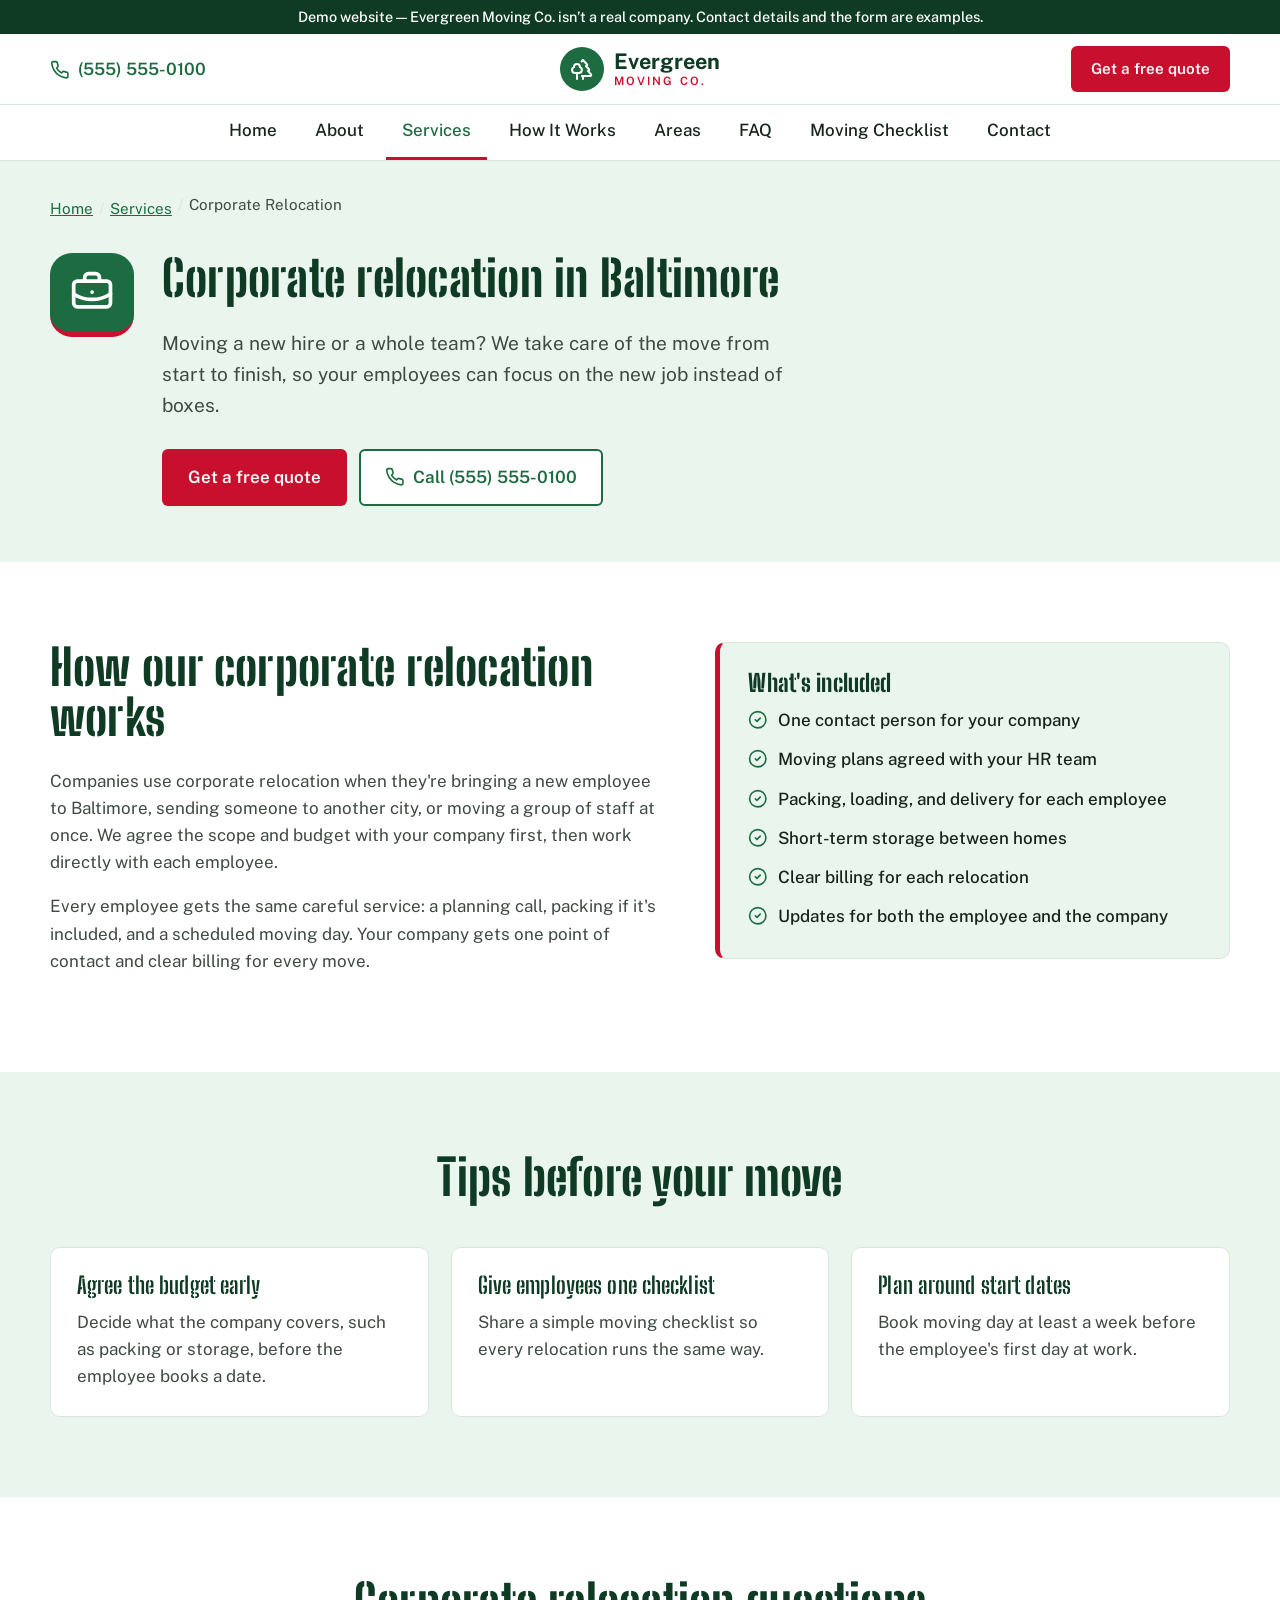
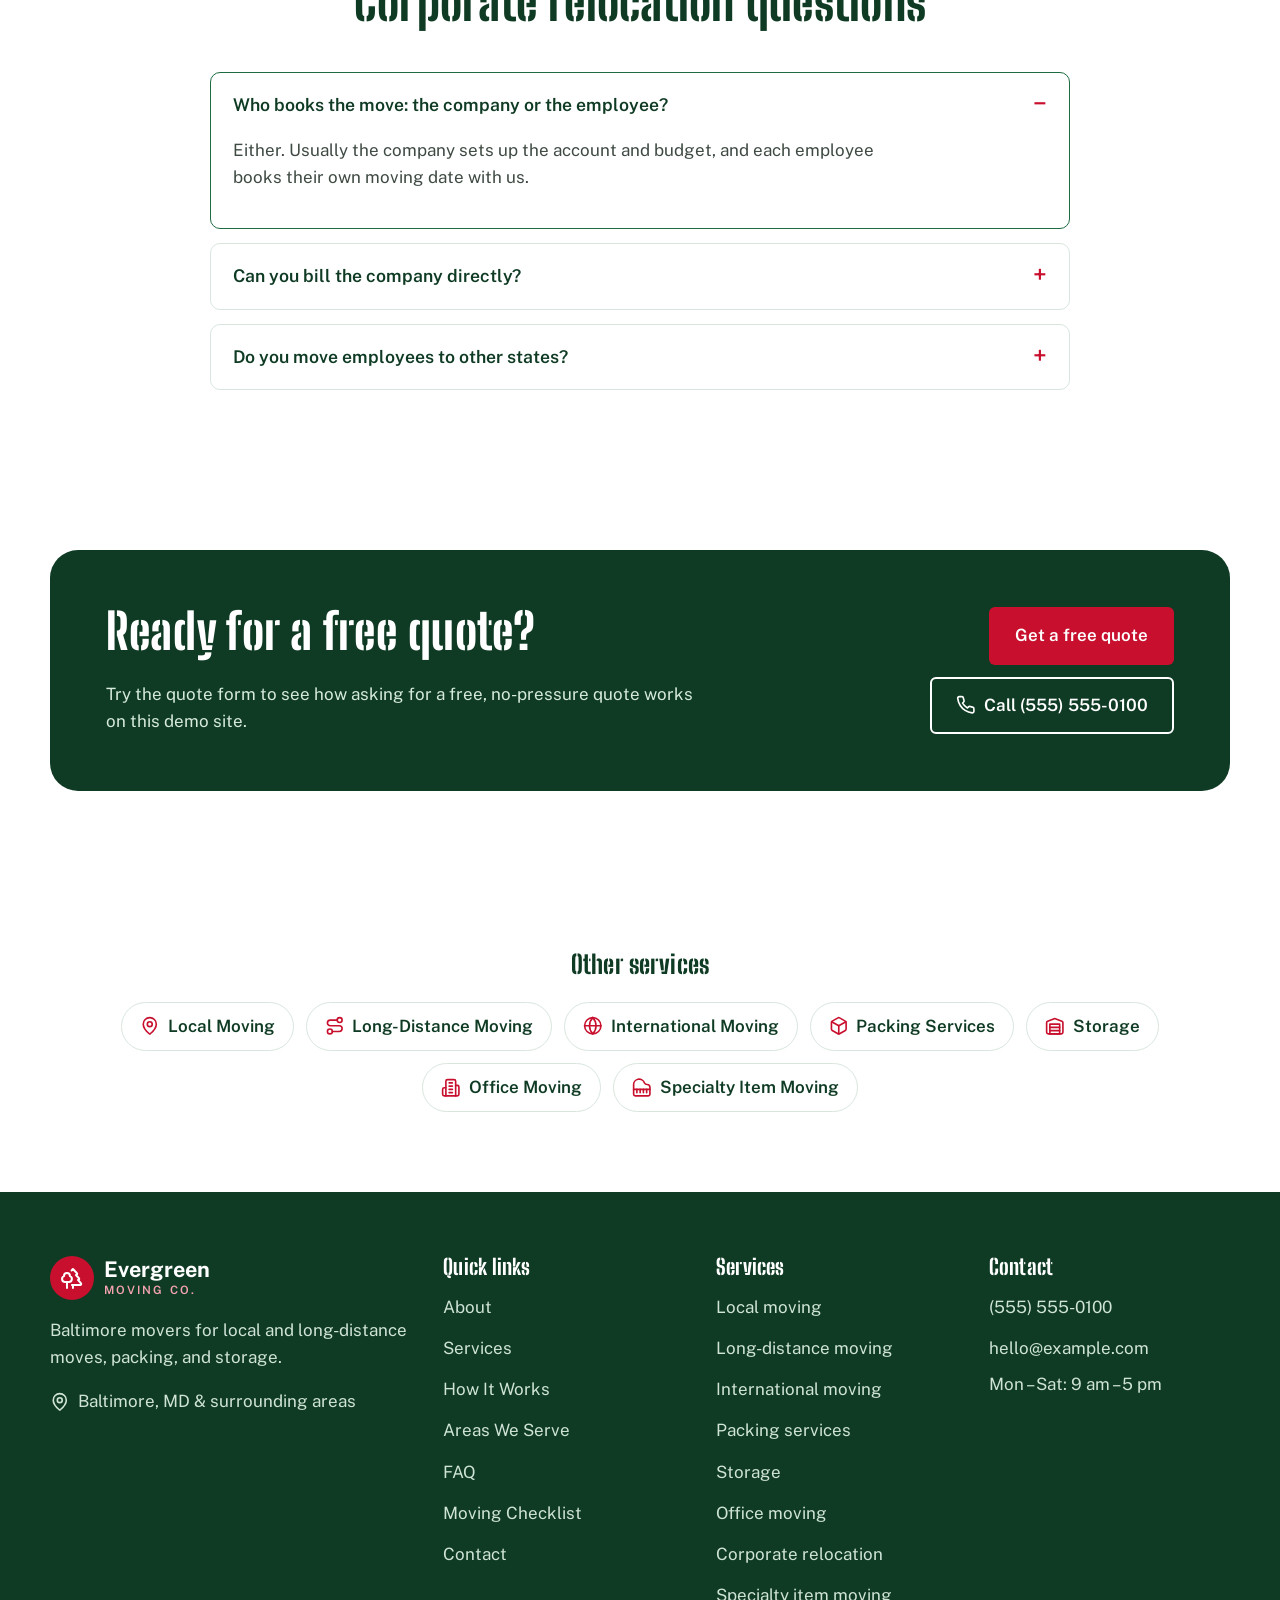
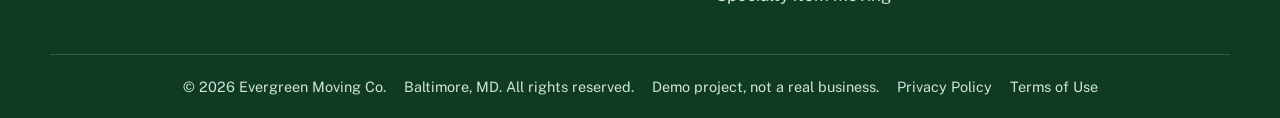
<file: corporate-relocation.html>
<!DOCTYPE html>
<html lang="en-US" class="no-js">
<head>
  <meta charset="UTF-8">
  <meta name="viewport" content="width=device-width, initial-scale=1.0">
  <!-- Security rules: this page may only load files from this website, and may not send anything anywhere -->
  <meta http-equiv="Content-Security-Policy" content="default-src 'self'; script-src 'self'; style-src 'self'; img-src 'self' data:; font-src 'self'; connect-src 'none'; form-action 'none'; base-uri 'self'; object-src 'none'">
  <!-- This page was made from the home page's header and footer. If you change those, change them here too. -->
  <title>Corporate Relocation Services in Baltimore | Evergreen Moving Co.</title>
  <meta name="description" content="Corporate relocation for companies moving employees to or from Baltimore: one contact, clear billing, and a smooth move for every employee. Demo site.">
  <meta name="robots" content="noindex, follow">
  <link rel="canonical" href="https://leonpokov21greatman.github.io/Evergreen_moving-Co/corporate-relocation.html">
  <meta name="theme-color" content="#1d6b40">
  <link rel="icon" href="favicon.svg" type="image/svg+xml">
  <link rel="apple-touch-icon" href="logo.png">
  <meta property="og:type" content="website">
  <meta property="og:site_name" content="Evergreen Moving Co.">
  <meta property="og:title" content="Corporate Relocation Services in Baltimore | Evergreen Moving Co.">
  <meta property="og:description" content="Corporate relocation for companies moving employees to or from Baltimore: one contact, clear billing, and a smooth move for every employee. Demo site.">
  <meta property="og:url" content="https://leonpokov21greatman.github.io/Evergreen_moving-Co/corporate-relocation.html">
  <meta property="og:image" content="https://leonpokov21greatman.github.io/Evergreen_moving-Co/og-image.jpg">
  <meta property="og:image:width" content="1200">
  <meta property="og:image:height" content="630">
  <meta property="og:locale" content="en_US">
  <meta name="twitter:card" content="summary_large_image">
  <link rel="preload" href="fonts/bigshoulders-stencil.woff2" as="font" type="font/woff2" crossorigin>
  <link rel="preload" href="fonts/public-sans.woff2" as="font" type="font/woff2" crossorigin>
  <link rel="stylesheet" href="style.css">
  <script type="application/ld+json">
{
  "@context": "https://schema.org",
  "@graph": [
    {
      "@type": "Service",
      "name": "Corporate Relocation",
      "serviceType": "Corporate Relocation",
      "url": "https://leonpokov21greatman.github.io/Evergreen_moving-Co/corporate-relocation.html",
      "description": "Corporate relocation for companies moving employees to or from Baltimore: one contact, clear billing, and a smooth move for every employee. Demo site.",
      "provider": {
        "@id": "https://leonpokov21greatman.github.io/Evergreen_moving-Co/#business"
      },
      "areaServed": {
        "@type": "City",
        "name": "Baltimore, MD"
      }
    },
    {
      "@type": "BreadcrumbList",
      "itemListElement": [
        {
          "@type": "ListItem",
          "position": 1,
          "name": "Home",
          "item": "https://leonpokov21greatman.github.io/Evergreen_moving-Co/"
        },
        {
          "@type": "ListItem",
          "position": 2,
          "name": "Services",
          "item": "https://leonpokov21greatman.github.io/Evergreen_moving-Co/#services"
        },
        {
          "@type": "ListItem",
          "position": 3,
          "name": "Corporate Relocation",
          "item": "https://leonpokov21greatman.github.io/Evergreen_moving-Co/corporate-relocation.html"
        }
      ]
    },
    {
      "@type": "FAQPage",
      "mainEntity": [
        {
          "@type": "Question",
          "name": "Who books the move: the company or the employee?",
          "acceptedAnswer": {
            "@type": "Answer",
            "text": "Either. Usually the company sets up the account and budget, and each employee books their own moving date with us."
          }
        },
        {
          "@type": "Question",
          "name": "Can you bill the company directly?",
          "acceptedAnswer": {
            "@type": "Answer",
            "text": "Yes. Moves can be billed to the company, with any extras the employee chooses billed to them."
          }
        },
        {
          "@type": "Question",
          "name": "Do you move employees to other states?",
          "acceptedAnswer": {
            "@type": "Answer",
            "text": "Yes. Corporate relocations can be local, long-distance, or international."
          }
        }
      ]
    }
  ]
}
  </script>
</head>
<body>

  <a class="skip-link" href="#main">Skip to content</a>

  <!-- Demo notice: this is a practice website, not a real business -->
  <div class="demo-banner" role="note">Demo website &mdash; Evergreen Moving Co. isn&rsquo;t a real company. Contact details and the form are examples.</div>

  <header class="site-header" id="top">
    <div class="container header-inner">
      <a class="header-phone" href="tel:+15555550100">
        <svg class="lucide lucide-phone" xmlns="http://www.w3.org/2000/svg" viewBox="0 0 24 24" fill="none" stroke="currentColor" stroke-width="2" stroke-linecap="round" stroke-linejoin="round" aria-hidden="true" focusable="false"><path d="M22 16.92v3a2 2 0 0 1-2.18 2 19.79 19.79 0 0 1-8.63-3.07 19.5 19.5 0 0 1-6-6 19.79 19.79 0 0 1-3.07-8.67A2 2 0 0 1 4.11 2h3a2 2 0 0 1 2 1.72 12.84 12.84 0 0 0 .7 2.81 2 2 0 0 1-.45 2.11L8.09 9.91a16 16 0 0 0 6 6l1.27-1.27a2 2 0 0 1 2.11-.45 12.84 12.84 0 0 0 2.81.7A2 2 0 0 1 22 16.92z"/></svg>
        <span>(555) 555-0100</span>
      </a>

      <!-- Logo -->
      <a class="logo" href="index.html" aria-label="Evergreen Moving Co. home">
        <span class="logo-mark"><svg class="lucide lucide-trees" xmlns="http://www.w3.org/2000/svg" viewBox="0 0 24 24" fill="none" stroke="currentColor" stroke-width="2" stroke-linecap="round" stroke-linejoin="round" aria-hidden="true" focusable="false"><path d="M10 10v.2A3 3 0 0 1 8.9 16H5a3 3 0 0 1-1-5.8V10a3 3 0 0 1 6 0Z"/><path d="M7 16v6"/><path d="M13 19v3"/><path d="M12 19h8.3a1 1 0 0 0 .7-1.7L18 14h.3a1 1 0 0 0 .7-1.7L16 9h.2a1 1 0 0 0 .8-1.7L13 3l-1.4 1.5"/></svg></span>
        <span class="logo-text">Evergreen<small>Moving Co.</small></span>
      </a>

      <div class="header-actions">
        <a class="btn btn-red btn-small header-quote" href="index.html#quote">Get a free quote</a>
        <!-- Menu button (only shows on small screens) -->
        <button class="menu-toggle" type="button" aria-expanded="false" aria-controls="main-nav" aria-label="Open menu">
          <svg class="lucide lucide-menu icon-open" xmlns="http://www.w3.org/2000/svg" viewBox="0 0 24 24" fill="none" stroke="currentColor" stroke-width="2" stroke-linecap="round" stroke-linejoin="round" aria-hidden="true" focusable="false"><line x1="4" x2="20" y1="12" y2="12"/><line x1="4" x2="20" y1="6" y2="6"/><line x1="4" x2="20" y1="18" y2="18"/></svg>
          <svg class="lucide lucide-x icon-close" xmlns="http://www.w3.org/2000/svg" viewBox="0 0 24 24" fill="none" stroke="currentColor" stroke-width="2" stroke-linecap="round" stroke-linejoin="round" aria-hidden="true" focusable="false"><path d="M18 6 6 18"/><path d="m6 6 12 12"/></svg>
        </button>
      </div>
    </div>

    <!-- Main navigation -->
    <nav class="main-nav" id="main-nav" aria-label="Main">
      <ul class="container">
        <li><a href="index.html">Home</a></li>
        <li><a href="index.html#about">About</a></li>
        <li><a href="index.html#services">Services</a></li>
        <li><a href="index.html#how-it-works">How It Works</a></li>
        <li><a href="index.html#areas">Areas</a></li>
        <li><a href="index.html#faq">FAQ</a></li>
          <li><a href="moving-checklist.html">Moving Checklist</a></li>
        <li><a href="index.html#quote">Contact</a></li>
        <!-- Only shows in the phone menu, since the header hides the number on small screens -->
        <li class="nav-call"><a href="tel:+15555550100">Call (555) 555-0100</a></li>
      </ul>
    </nav>
  </header>

  <main id="main">

    <section class="page-hero" aria-labelledby="page-title">
      <div class="container">
      <nav class="breadcrumb" aria-label="Breadcrumb">
        <ol>
          <li><a href="index.html">Home</a></li>
          <li><a href="index.html#services">Services</a></li>
          <li aria-current="page">Corporate Relocation</li>
        </ol>
      </nav>
        <div class="page-hero-inner">
          <span class="page-hero-icon"><svg class="lucide lucide-briefcase-business" xmlns="http://www.w3.org/2000/svg" viewBox="0 0 24 24" fill="none" stroke="currentColor" stroke-width="2" stroke-linecap="round" stroke-linejoin="round" aria-hidden="true" focusable="false"><path d="M12 12h.01"/><path d="M16 6V4a2 2 0 0 0-2-2h-4a2 2 0 0 0-2 2v2"/><path d="M22 13a18.15 18.15 0 0 1-20 0"/><rect width="20" height="14" x="2" y="6" rx="2"/></svg></span>
          <div>
            <h1 id="page-title">Corporate relocation in Baltimore</h1>
            <p class="hero-sub">Moving a new hire or a whole team? We take care of the move from start to finish, so your employees can focus on the new job instead of boxes.</p>
            <div class="hero-buttons">
              <a class="btn btn-red" href="index.html#quote">Get a free quote</a>
              <a class="btn btn-outline" href="tel:+15555550100"><svg class="lucide lucide-phone" xmlns="http://www.w3.org/2000/svg" viewBox="0 0 24 24" fill="none" stroke="currentColor" stroke-width="2" stroke-linecap="round" stroke-linejoin="round" aria-hidden="true" focusable="false"><path d="M22 16.92v3a2 2 0 0 1-2.18 2 19.79 19.79 0 0 1-8.63-3.07 19.5 19.5 0 0 1-6-6 19.79 19.79 0 0 1-3.07-8.67A2 2 0 0 1 4.11 2h3a2 2 0 0 1 2 1.72 12.84 12.84 0 0 0 .7 2.81 2 2 0 0 1-.45 2.11L8.09 9.91a16 16 0 0 0 6 6l1.27-1.27a2 2 0 0 1 2.11-.45 12.84 12.84 0 0 0 2.81.7A2 2 0 0 1 22 16.92z"/></svg> Call (555) 555-0100</a>
            </div>
          </div>
        </div>
      </div>
    </section>

    <section class="section" aria-labelledby="included-title">
      <div class="container two-col">
        <div>
          <h2>How our corporate relocation works</h2>
          <p>Companies use corporate relocation when they&#x27;re bringing a new employee to Baltimore, sending someone to another city, or moving a group of staff at once. We agree the scope and budget with your company first, then work directly with each employee.</p>
          <p>Every employee gets the same careful service: a planning call, packing if it&#x27;s included, and a scheduled moving day. Your company gets one point of contact and clear billing for every move.</p>
        </div>
        <div class="included-box">
          <h2 id="included-title">What's included</h2>
          <ul class="check-list">
            <li><svg class="lucide lucide-circle-check" xmlns="http://www.w3.org/2000/svg" viewBox="0 0 24 24" fill="none" stroke="currentColor" stroke-width="2" stroke-linecap="round" stroke-linejoin="round" aria-hidden="true" focusable="false"><circle cx="12" cy="12" r="10"/><path d="m9 12 2 2 4-4"/></svg> One contact person for your company</li>
            <li><svg class="lucide lucide-circle-check" xmlns="http://www.w3.org/2000/svg" viewBox="0 0 24 24" fill="none" stroke="currentColor" stroke-width="2" stroke-linecap="round" stroke-linejoin="round" aria-hidden="true" focusable="false"><circle cx="12" cy="12" r="10"/><path d="m9 12 2 2 4-4"/></svg> Moving plans agreed with your HR team</li>
            <li><svg class="lucide lucide-circle-check" xmlns="http://www.w3.org/2000/svg" viewBox="0 0 24 24" fill="none" stroke="currentColor" stroke-width="2" stroke-linecap="round" stroke-linejoin="round" aria-hidden="true" focusable="false"><circle cx="12" cy="12" r="10"/><path d="m9 12 2 2 4-4"/></svg> Packing, loading, and delivery for each employee</li>
            <li><svg class="lucide lucide-circle-check" xmlns="http://www.w3.org/2000/svg" viewBox="0 0 24 24" fill="none" stroke="currentColor" stroke-width="2" stroke-linecap="round" stroke-linejoin="round" aria-hidden="true" focusable="false"><circle cx="12" cy="12" r="10"/><path d="m9 12 2 2 4-4"/></svg> Short-term storage between homes</li>
            <li><svg class="lucide lucide-circle-check" xmlns="http://www.w3.org/2000/svg" viewBox="0 0 24 24" fill="none" stroke="currentColor" stroke-width="2" stroke-linecap="round" stroke-linejoin="round" aria-hidden="true" focusable="false"><circle cx="12" cy="12" r="10"/><path d="m9 12 2 2 4-4"/></svg> Clear billing for each relocation</li>
            <li><svg class="lucide lucide-circle-check" xmlns="http://www.w3.org/2000/svg" viewBox="0 0 24 24" fill="none" stroke="currentColor" stroke-width="2" stroke-linecap="round" stroke-linejoin="round" aria-hidden="true" focusable="false"><circle cx="12" cy="12" r="10"/><path d="m9 12 2 2 4-4"/></svg> Updates for both the employee and the company</li>
          </ul>
        </div>
      </div>
    </section>

    <section class="section tips-section" aria-labelledby="tips-title">
      <div class="container">
        <div class="section-head">
          <h2 id="tips-title">Tips before your move</h2>
        </div>
        <div class="card-grid three">
          <article class="card">
            <h3>Agree the budget early</h3>
            <p>Decide what the company covers, such as packing or storage, before the employee books a date.</p>
          </article>
          <article class="card">
            <h3>Give employees one checklist</h3>
            <p>Share a simple moving checklist so every relocation runs the same way.</p>
          </article>
          <article class="card">
            <h3>Plan around start dates</h3>
            <p>Book moving day at least a week before the employee&#x27;s first day at work.</p>
          </article>
        </div>
      </div>
    </section>

    <section class="section" aria-labelledby="faq-title">
      <div class="container narrow">
        <div class="section-head">
          <h2 id="faq-title">Corporate relocation questions</h2>
        </div>
        <div class="faq">
          <details open>
            <summary>Who books the move: the company or the employee?</summary>
            <div class="faq-body"><p>Either. Usually the company sets up the account and budget, and each employee books their own moving date with us.</p></div>
          </details>
          <details>
            <summary>Can you bill the company directly?</summary>
            <div class="faq-body"><p>Yes. Moves can be billed to the company, with any extras the employee chooses billed to them.</p></div>
          </details>
          <details>
            <summary>Do you move employees to other states?</summary>
            <div class="faq-body"><p>Yes. Corporate relocations can be local, long-distance, or international.</p></div>
          </details>
        </div>
      </div>
    </section>

    <section class="section">
      <div class="container">
        <div class="cta-banner">
          <div>
            <h2>Ready for a free quote?</h2>
            <p>Try the quote form to see how asking for a free, no-pressure quote works on this demo site.</p>
          </div>
          <div class="cta-buttons">
            <a class="btn btn-red" href="index.html#quote">Get a free quote</a>
            <a class="btn btn-outline-light" href="tel:+15555550100"><svg class="lucide lucide-phone" xmlns="http://www.w3.org/2000/svg" viewBox="0 0 24 24" fill="none" stroke="currentColor" stroke-width="2" stroke-linecap="round" stroke-linejoin="round" aria-hidden="true" focusable="false"><path d="M22 16.92v3a2 2 0 0 1-2.18 2 19.79 19.79 0 0 1-8.63-3.07 19.5 19.5 0 0 1-6-6 19.79 19.79 0 0 1-3.07-8.67A2 2 0 0 1 4.11 2h3a2 2 0 0 1 2 1.72 12.84 12.84 0 0 0 .7 2.81 2 2 0 0 1-.45 2.11L8.09 9.91a16 16 0 0 0 6 6l1.27-1.27a2 2 0 0 1 2.11-.45 12.84 12.84 0 0 0 2.81.7A2 2 0 0 1 22 16.92z"/></svg> Call (555) 555-0100</a>
          </div>
        </div>
      </div>
    </section>

    <section class="section related" aria-labelledby="related-title">
      <div class="container">
        <h2 id="related-title">Other services</h2>
        <ul class="related-list">
          <li><a href="local-moving.html"><svg class="lucide lucide-map-pin" xmlns="http://www.w3.org/2000/svg" viewBox="0 0 24 24" fill="none" stroke="currentColor" stroke-width="2" stroke-linecap="round" stroke-linejoin="round" aria-hidden="true" focusable="false"><path d="M20 10c0 4.993-5.539 10.193-7.399 11.799a1 1 0 0 1-1.202 0C9.539 20.193 4 14.993 4 10a8 8 0 0 1 16 0"/><circle cx="12" cy="10" r="3"/></svg> Local Moving</a></li>
          <li><a href="long-distance-moving.html"><svg class="lucide lucide-route" xmlns="http://www.w3.org/2000/svg" viewBox="0 0 24 24" fill="none" stroke="currentColor" stroke-width="2" stroke-linecap="round" stroke-linejoin="round" aria-hidden="true" focusable="false"><circle cx="6" cy="19" r="3"/><path d="M9 19h8.5a3.5 3.5 0 0 0 0-7h-11a3.5 3.5 0 0 1 0-7H15"/><circle cx="18" cy="5" r="3"/></svg> Long-Distance Moving</a></li>
          <li><a href="international-moving.html"><svg class="lucide lucide-globe" xmlns="http://www.w3.org/2000/svg" viewBox="0 0 24 24" fill="none" stroke="currentColor" stroke-width="2" stroke-linecap="round" stroke-linejoin="round" aria-hidden="true" focusable="false"><circle cx="12" cy="12" r="10"/><path d="M12 2a14.5 14.5 0 0 0 0 20 14.5 14.5 0 0 0 0-20"/><path d="M2 12h20"/></svg> International Moving</a></li>
          <li><a href="packing-services.html"><svg class="lucide lucide-box" xmlns="http://www.w3.org/2000/svg" viewBox="0 0 24 24" fill="none" stroke="currentColor" stroke-width="2" stroke-linecap="round" stroke-linejoin="round" aria-hidden="true" focusable="false"><path d="M21 8a2 2 0 0 0-1-1.73l-7-4a2 2 0 0 0-2 0l-7 4A2 2 0 0 0 3 8v8a2 2 0 0 0 1 1.73l7 4a2 2 0 0 0 2 0l7-4A2 2 0 0 0 21 16Z"/><path d="m3.3 7 8.7 5 8.7-5"/><path d="M12 22V12"/></svg> Packing Services</a></li>
          <li><a href="storage.html"><svg class="lucide lucide-warehouse" xmlns="http://www.w3.org/2000/svg" viewBox="0 0 24 24" fill="none" stroke="currentColor" stroke-width="2" stroke-linecap="round" stroke-linejoin="round" aria-hidden="true" focusable="false"><path d="M22 8.35V20a2 2 0 0 1-2 2H4a2 2 0 0 1-2-2V8.35A2 2 0 0 1 3.26 6.5l8-3.2a2 2 0 0 1 1.48 0l8 3.2A2 2 0 0 1 22 8.35Z"/><path d="M6 18h12"/><path d="M6 14h12"/><rect width="12" height="12" x="6" y="10"/></svg> Storage</a></li>
          <li><a href="office-moving.html"><svg class="lucide lucide-building-2" xmlns="http://www.w3.org/2000/svg" viewBox="0 0 24 24" fill="none" stroke="currentColor" stroke-width="2" stroke-linecap="round" stroke-linejoin="round" aria-hidden="true" focusable="false"><path d="M6 22V4a2 2 0 0 1 2-2h8a2 2 0 0 1 2 2v18Z"/><path d="M6 12H4a2 2 0 0 0-2 2v6a2 2 0 0 0 2 2h2"/><path d="M18 9h2a2 2 0 0 1 2 2v9a2 2 0 0 1-2 2h-2"/><path d="M10 6h4"/><path d="M10 10h4"/><path d="M10 14h4"/><path d="M10 18h4"/></svg> Office Moving</a></li>
          <li><a href="specialty-items.html"><svg class="lucide lucide-piano" xmlns="http://www.w3.org/2000/svg" viewBox="0 0 24 24" fill="none" stroke="currentColor" stroke-width="2" stroke-linecap="round" stroke-linejoin="round" aria-hidden="true" focusable="false"><path d="M18.5 8c-1.4 0-2.6-.8-3.2-2A6.87 6.87 0 0 0 2 9v11a2 2 0 0 0 2 2h16a2 2 0 0 0 2-2v-8.5C22 9.6 20.4 8 18.5 8"/><path d="M2 14h20"/><path d="M6 14v4"/><path d="M10 14v4"/><path d="M14 14v4"/><path d="M18 14v4"/></svg> Specialty Item Moving</a></li>
        </ul>
      </div>
    </section>
  </main>

  <footer class="site-footer">
    <div class="container footer-grid">
      <div>
        <a class="logo logo-light" href="index.html" aria-label="Evergreen Moving Co. home">
          <span class="logo-mark"><svg class="lucide lucide-trees" xmlns="http://www.w3.org/2000/svg" viewBox="0 0 24 24" fill="none" stroke="currentColor" stroke-width="2" stroke-linecap="round" stroke-linejoin="round" aria-hidden="true" focusable="false"><path d="M10 10v.2A3 3 0 0 1 8.9 16H5a3 3 0 0 1-1-5.8V10a3 3 0 0 1 6 0Z"/><path d="M7 16v6"/><path d="M13 19v3"/><path d="M12 19h8.3a1 1 0 0 0 .7-1.7L18 14h.3a1 1 0 0 0 .7-1.7L16 9h.2a1 1 0 0 0 .8-1.7L13 3l-1.4 1.5"/></svg></span>
          <span class="logo-text">Evergreen<small>Moving Co.</small></span>
        </a>
        <p>Baltimore movers for local and long-distance moves, packing, and storage.</p>
        <p><svg class="lucide lucide-map-pin" xmlns="http://www.w3.org/2000/svg" viewBox="0 0 24 24" fill="none" stroke="currentColor" stroke-width="2" stroke-linecap="round" stroke-linejoin="round" aria-hidden="true" focusable="false"><path d="M20 10c0 4.993-5.539 10.193-7.399 11.799a1 1 0 0 1-1.202 0C9.539 20.193 4 14.993 4 10a8 8 0 0 1 16 0"/><circle cx="12" cy="10" r="3"/></svg> Baltimore, MD &amp; surrounding areas</p>
        <!-- Add your USDOT / MC / Maryland licence numbers here once you have them, e.g. <p>USDOT #1234567</p> -->
      </div>
      <nav aria-label="Footer">
        <h2>Quick links</h2>
        <ul>
          <li><a href="index.html#about">About</a></li>
          <li><a href="index.html#services">Services</a></li>
          <li><a href="index.html#how-it-works">How It Works</a></li>
          <li><a href="index.html#areas">Areas We Serve</a></li>
          <li><a href="index.html#faq">FAQ</a></li>
          <li><a href="moving-checklist.html">Moving Checklist</a></li>
          <li><a href="index.html#quote">Contact</a></li>
        </ul>
      </nav>
      <div>
        <h2>Services</h2>
        <ul>
          <li><a href="local-moving.html">Local moving</a></li>
          <li><a href="long-distance-moving.html">Long-distance moving</a></li>
          <li><a href="international-moving.html">International moving</a></li>
          <li><a href="packing-services.html">Packing services</a></li>
          <li><a href="storage.html">Storage</a></li>
          <li><a href="office-moving.html">Office moving</a></li>
          <li><a href="corporate-relocation.html">Corporate relocation</a></li>
          <li><a href="specialty-items.html">Specialty item moving</a></li>
        </ul>
      </div>
      <div>
        <h2>Contact</h2>
        <ul>
          <li><a href="tel:+15555550100">(555) 555-0100</a></li>
          <li><a href="mailto:hello@example.com">hello@example.com</a></li>
          <li>Mon &ndash; Sat: 9 am &ndash; 5 pm</li>
        </ul>
      </div>
    </div>
    <div class="container footer-bottom">
      <p><span>&copy; <span id="year">2026</span> Evergreen Moving Co.</span><span>Baltimore, MD. All rights reserved.</span><span>Demo project, not a real business.</span><span><a href="privacy.html">Privacy Policy</a></span><span><a href="terms.html">Terms of Use</a></span></p>
    </div>
  </footer>

  <!-- Icons are from Lucide (lucide.dev, ISC license) -->
  <script src="script.js" defer></script>
</body>
</html>
</file>
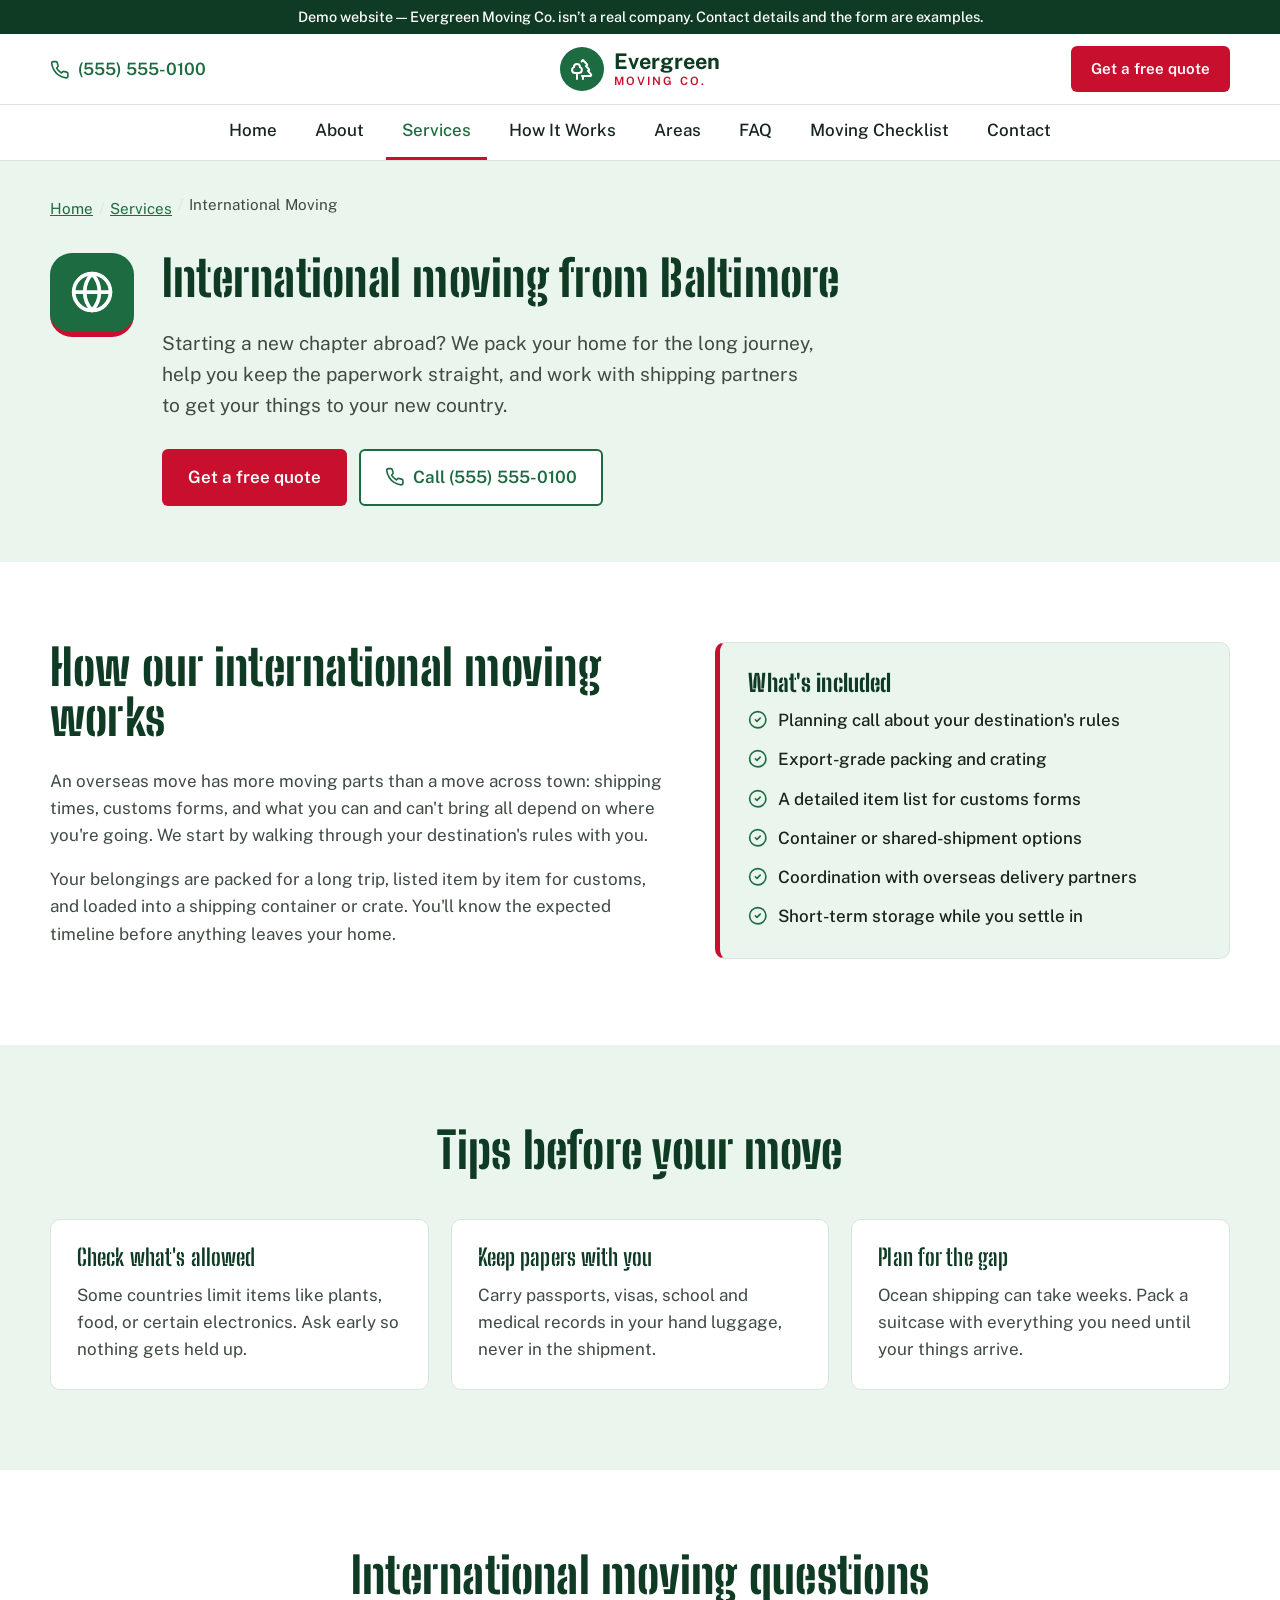
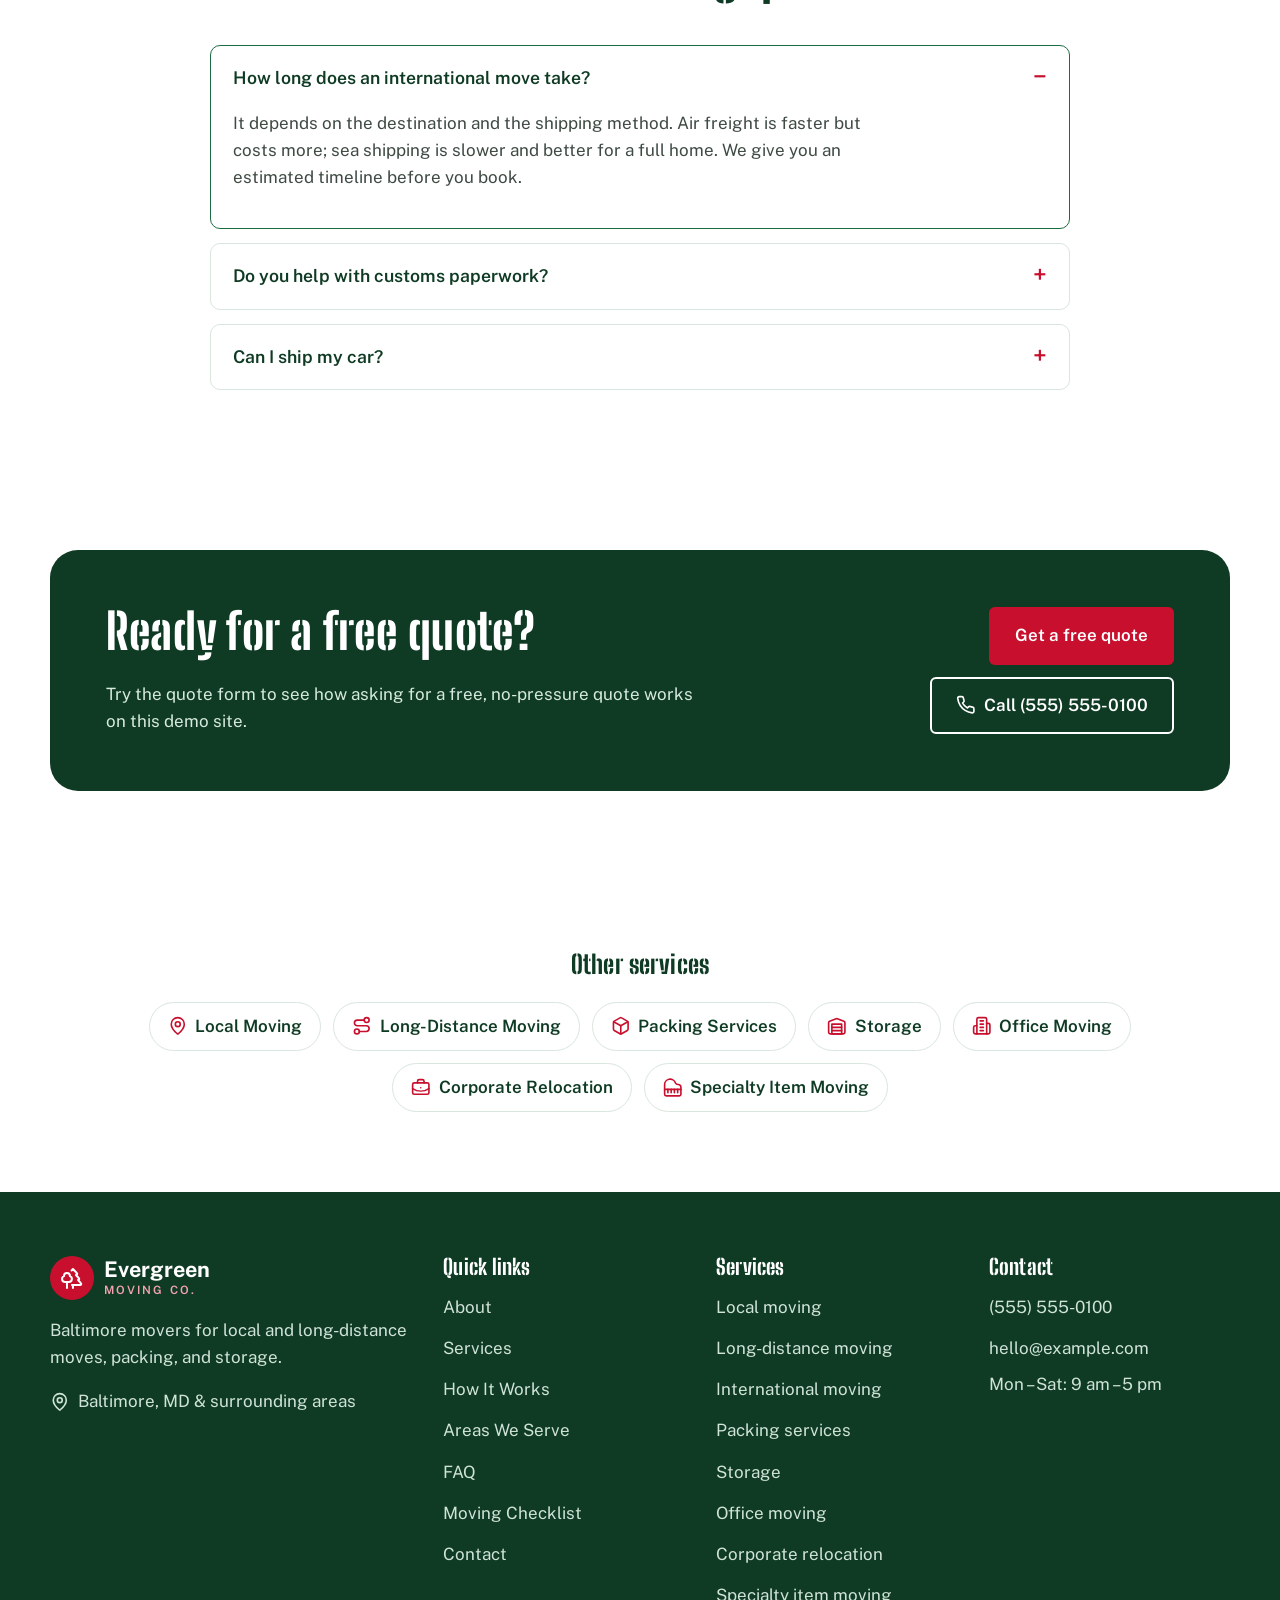
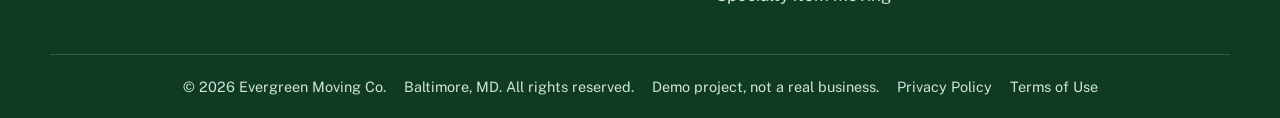
<file: international-moving.html>
<!DOCTYPE html>
<html lang="en-US" class="no-js">
<head>
  <meta charset="UTF-8">
  <meta name="viewport" content="width=device-width, initial-scale=1.0">
  <!-- Security rules: this page may only load files from this website, and may not send anything anywhere -->
  <meta http-equiv="Content-Security-Policy" content="default-src 'self'; script-src 'self'; style-src 'self'; img-src 'self' data:; font-src 'self'; connect-src 'none'; form-action 'none'; base-uri 'self'; object-src 'none'">
  <!-- This page was made from the home page's header and footer. If you change those, change them here too. -->
  <title>International Movers from Baltimore, MD | Evergreen Moving Co.</title>
  <meta name="description" content="International moving from Baltimore: packing for shipping, paperwork help, and a clear plan from your door to your new country. Demo site.">
  <meta name="robots" content="noindex, follow">
  <link rel="canonical" href="https://leonpokov21greatman.github.io/Evergreen_moving-Co/international-moving.html">
  <meta name="theme-color" content="#1d6b40">
  <link rel="icon" href="favicon.svg" type="image/svg+xml">
  <link rel="apple-touch-icon" href="logo.png">
  <meta property="og:type" content="website">
  <meta property="og:site_name" content="Evergreen Moving Co.">
  <meta property="og:title" content="International Movers from Baltimore, MD | Evergreen Moving Co.">
  <meta property="og:description" content="International moving from Baltimore: packing for shipping, paperwork help, and a clear plan from your door to your new country. Demo site.">
  <meta property="og:url" content="https://leonpokov21greatman.github.io/Evergreen_moving-Co/international-moving.html">
  <meta property="og:image" content="https://leonpokov21greatman.github.io/Evergreen_moving-Co/og-image.jpg">
  <meta property="og:image:width" content="1200">
  <meta property="og:image:height" content="630">
  <meta property="og:locale" content="en_US">
  <meta name="twitter:card" content="summary_large_image">
  <link rel="preload" href="fonts/bigshoulders-stencil.woff2" as="font" type="font/woff2" crossorigin>
  <link rel="preload" href="fonts/public-sans.woff2" as="font" type="font/woff2" crossorigin>
  <link rel="stylesheet" href="style.css">
  <script type="application/ld+json">
{
  "@context": "https://schema.org",
  "@graph": [
    {
      "@type": "Service",
      "name": "International Moving",
      "serviceType": "International Moving",
      "url": "https://leonpokov21greatman.github.io/Evergreen_moving-Co/international-moving.html",
      "description": "International moving from Baltimore: packing for shipping, paperwork help, and a clear plan from your door to your new country. Demo site.",
      "provider": {
        "@id": "https://leonpokov21greatman.github.io/Evergreen_moving-Co/#business"
      },
      "areaServed": {
        "@type": "City",
        "name": "Baltimore, MD"
      }
    },
    {
      "@type": "BreadcrumbList",
      "itemListElement": [
        {
          "@type": "ListItem",
          "position": 1,
          "name": "Home",
          "item": "https://leonpokov21greatman.github.io/Evergreen_moving-Co/"
        },
        {
          "@type": "ListItem",
          "position": 2,
          "name": "Services",
          "item": "https://leonpokov21greatman.github.io/Evergreen_moving-Co/#services"
        },
        {
          "@type": "ListItem",
          "position": 3,
          "name": "International Moving",
          "item": "https://leonpokov21greatman.github.io/Evergreen_moving-Co/international-moving.html"
        }
      ]
    },
    {
      "@type": "FAQPage",
      "mainEntity": [
        {
          "@type": "Question",
          "name": "How long does an international move take?",
          "acceptedAnswer": {
            "@type": "Answer",
            "text": "It depends on the destination and the shipping method. Air freight is faster but costs more; sea shipping is slower and better for a full home. We give you an estimated timeline before you book."
          }
        },
        {
          "@type": "Question",
          "name": "Do you help with customs paperwork?",
          "acceptedAnswer": {
            "@type": "Answer",
            "text": "We prepare a detailed list of everything being shipped and explain the forms you'll need. Some forms must be signed by you."
          }
        },
        {
          "@type": "Question",
          "name": "Can I ship my car?",
          "acceptedAnswer": {
            "@type": "Answer",
            "text": "Ask us when you request a quote. Vehicle shipping depends on the destination country's rules."
          }
        }
      ]
    }
  ]
}
  </script>
</head>
<body>

  <a class="skip-link" href="#main">Skip to content</a>

  <!-- Demo notice: this is a practice website, not a real business -->
  <div class="demo-banner" role="note">Demo website &mdash; Evergreen Moving Co. isn&rsquo;t a real company. Contact details and the form are examples.</div>

  <header class="site-header" id="top">
    <div class="container header-inner">
      <a class="header-phone" href="tel:+15555550100">
        <svg class="lucide lucide-phone" xmlns="http://www.w3.org/2000/svg" viewBox="0 0 24 24" fill="none" stroke="currentColor" stroke-width="2" stroke-linecap="round" stroke-linejoin="round" aria-hidden="true" focusable="false"><path d="M22 16.92v3a2 2 0 0 1-2.18 2 19.79 19.79 0 0 1-8.63-3.07 19.5 19.5 0 0 1-6-6 19.79 19.79 0 0 1-3.07-8.67A2 2 0 0 1 4.11 2h3a2 2 0 0 1 2 1.72 12.84 12.84 0 0 0 .7 2.81 2 2 0 0 1-.45 2.11L8.09 9.91a16 16 0 0 0 6 6l1.27-1.27a2 2 0 0 1 2.11-.45 12.84 12.84 0 0 0 2.81.7A2 2 0 0 1 22 16.92z"/></svg>
        <span>(555) 555-0100</span>
      </a>

      <!-- Logo -->
      <a class="logo" href="index.html" aria-label="Evergreen Moving Co. home">
        <span class="logo-mark"><svg class="lucide lucide-trees" xmlns="http://www.w3.org/2000/svg" viewBox="0 0 24 24" fill="none" stroke="currentColor" stroke-width="2" stroke-linecap="round" stroke-linejoin="round" aria-hidden="true" focusable="false"><path d="M10 10v.2A3 3 0 0 1 8.9 16H5a3 3 0 0 1-1-5.8V10a3 3 0 0 1 6 0Z"/><path d="M7 16v6"/><path d="M13 19v3"/><path d="M12 19h8.3a1 1 0 0 0 .7-1.7L18 14h.3a1 1 0 0 0 .7-1.7L16 9h.2a1 1 0 0 0 .8-1.7L13 3l-1.4 1.5"/></svg></span>
        <span class="logo-text">Evergreen<small>Moving Co.</small></span>
      </a>

      <div class="header-actions">
        <a class="btn btn-red btn-small header-quote" href="index.html#quote">Get a free quote</a>
        <!-- Menu button (only shows on small screens) -->
        <button class="menu-toggle" type="button" aria-expanded="false" aria-controls="main-nav" aria-label="Open menu">
          <svg class="lucide lucide-menu icon-open" xmlns="http://www.w3.org/2000/svg" viewBox="0 0 24 24" fill="none" stroke="currentColor" stroke-width="2" stroke-linecap="round" stroke-linejoin="round" aria-hidden="true" focusable="false"><line x1="4" x2="20" y1="12" y2="12"/><line x1="4" x2="20" y1="6" y2="6"/><line x1="4" x2="20" y1="18" y2="18"/></svg>
          <svg class="lucide lucide-x icon-close" xmlns="http://www.w3.org/2000/svg" viewBox="0 0 24 24" fill="none" stroke="currentColor" stroke-width="2" stroke-linecap="round" stroke-linejoin="round" aria-hidden="true" focusable="false"><path d="M18 6 6 18"/><path d="m6 6 12 12"/></svg>
        </button>
      </div>
    </div>

    <!-- Main navigation -->
    <nav class="main-nav" id="main-nav" aria-label="Main">
      <ul class="container">
        <li><a href="index.html">Home</a></li>
        <li><a href="index.html#about">About</a></li>
        <li><a href="index.html#services">Services</a></li>
        <li><a href="index.html#how-it-works">How It Works</a></li>
        <li><a href="index.html#areas">Areas</a></li>
        <li><a href="index.html#faq">FAQ</a></li>
          <li><a href="moving-checklist.html">Moving Checklist</a></li>
        <li><a href="index.html#quote">Contact</a></li>
        <!-- Only shows in the phone menu, since the header hides the number on small screens -->
        <li class="nav-call"><a href="tel:+15555550100">Call (555) 555-0100</a></li>
      </ul>
    </nav>
  </header>

  <main id="main">

    <section class="page-hero" aria-labelledby="page-title">
      <div class="container">
      <nav class="breadcrumb" aria-label="Breadcrumb">
        <ol>
          <li><a href="index.html">Home</a></li>
          <li><a href="index.html#services">Services</a></li>
          <li aria-current="page">International Moving</li>
        </ol>
      </nav>
        <div class="page-hero-inner">
          <span class="page-hero-icon"><svg class="lucide lucide-globe" xmlns="http://www.w3.org/2000/svg" viewBox="0 0 24 24" fill="none" stroke="currentColor" stroke-width="2" stroke-linecap="round" stroke-linejoin="round" aria-hidden="true" focusable="false"><circle cx="12" cy="12" r="10"/><path d="M12 2a14.5 14.5 0 0 0 0 20 14.5 14.5 0 0 0 0-20"/><path d="M2 12h20"/></svg></span>
          <div>
            <h1 id="page-title">International moving from Baltimore</h1>
            <p class="hero-sub">Starting a new chapter abroad? We pack your home for the long journey, help you keep the paperwork straight, and work with shipping partners to get your things to your new country.</p>
            <div class="hero-buttons">
              <a class="btn btn-red" href="index.html#quote">Get a free quote</a>
              <a class="btn btn-outline" href="tel:+15555550100"><svg class="lucide lucide-phone" xmlns="http://www.w3.org/2000/svg" viewBox="0 0 24 24" fill="none" stroke="currentColor" stroke-width="2" stroke-linecap="round" stroke-linejoin="round" aria-hidden="true" focusable="false"><path d="M22 16.92v3a2 2 0 0 1-2.18 2 19.79 19.79 0 0 1-8.63-3.07 19.5 19.5 0 0 1-6-6 19.79 19.79 0 0 1-3.07-8.67A2 2 0 0 1 4.11 2h3a2 2 0 0 1 2 1.72 12.84 12.84 0 0 0 .7 2.81 2 2 0 0 1-.45 2.11L8.09 9.91a16 16 0 0 0 6 6l1.27-1.27a2 2 0 0 1 2.11-.45 12.84 12.84 0 0 0 2.81.7A2 2 0 0 1 22 16.92z"/></svg> Call (555) 555-0100</a>
            </div>
          </div>
        </div>
      </div>
    </section>

    <section class="section" aria-labelledby="included-title">
      <div class="container two-col">
        <div>
          <h2>How our international moving works</h2>
          <p>An overseas move has more moving parts than a move across town: shipping times, customs forms, and what you can and can&#x27;t bring all depend on where you&#x27;re going. We start by walking through your destination&#x27;s rules with you.</p>
          <p>Your belongings are packed for a long trip, listed item by item for customs, and loaded into a shipping container or crate. You&#x27;ll know the expected timeline before anything leaves your home.</p>
        </div>
        <div class="included-box">
          <h2 id="included-title">What's included</h2>
          <ul class="check-list">
            <li><svg class="lucide lucide-circle-check" xmlns="http://www.w3.org/2000/svg" viewBox="0 0 24 24" fill="none" stroke="currentColor" stroke-width="2" stroke-linecap="round" stroke-linejoin="round" aria-hidden="true" focusable="false"><circle cx="12" cy="12" r="10"/><path d="m9 12 2 2 4-4"/></svg> Planning call about your destination&#x27;s rules</li>
            <li><svg class="lucide lucide-circle-check" xmlns="http://www.w3.org/2000/svg" viewBox="0 0 24 24" fill="none" stroke="currentColor" stroke-width="2" stroke-linecap="round" stroke-linejoin="round" aria-hidden="true" focusable="false"><circle cx="12" cy="12" r="10"/><path d="m9 12 2 2 4-4"/></svg> Export-grade packing and crating</li>
            <li><svg class="lucide lucide-circle-check" xmlns="http://www.w3.org/2000/svg" viewBox="0 0 24 24" fill="none" stroke="currentColor" stroke-width="2" stroke-linecap="round" stroke-linejoin="round" aria-hidden="true" focusable="false"><circle cx="12" cy="12" r="10"/><path d="m9 12 2 2 4-4"/></svg> A detailed item list for customs forms</li>
            <li><svg class="lucide lucide-circle-check" xmlns="http://www.w3.org/2000/svg" viewBox="0 0 24 24" fill="none" stroke="currentColor" stroke-width="2" stroke-linecap="round" stroke-linejoin="round" aria-hidden="true" focusable="false"><circle cx="12" cy="12" r="10"/><path d="m9 12 2 2 4-4"/></svg> Container or shared-shipment options</li>
            <li><svg class="lucide lucide-circle-check" xmlns="http://www.w3.org/2000/svg" viewBox="0 0 24 24" fill="none" stroke="currentColor" stroke-width="2" stroke-linecap="round" stroke-linejoin="round" aria-hidden="true" focusable="false"><circle cx="12" cy="12" r="10"/><path d="m9 12 2 2 4-4"/></svg> Coordination with overseas delivery partners</li>
            <li><svg class="lucide lucide-circle-check" xmlns="http://www.w3.org/2000/svg" viewBox="0 0 24 24" fill="none" stroke="currentColor" stroke-width="2" stroke-linecap="round" stroke-linejoin="round" aria-hidden="true" focusable="false"><circle cx="12" cy="12" r="10"/><path d="m9 12 2 2 4-4"/></svg> Short-term storage while you settle in</li>
          </ul>
        </div>
      </div>
    </section>

    <section class="section tips-section" aria-labelledby="tips-title">
      <div class="container">
        <div class="section-head">
          <h2 id="tips-title">Tips before your move</h2>
        </div>
        <div class="card-grid three">
          <article class="card">
            <h3>Check what&#x27;s allowed</h3>
            <p>Some countries limit items like plants, food, or certain electronics. Ask early so nothing gets held up.</p>
          </article>
          <article class="card">
            <h3>Keep papers with you</h3>
            <p>Carry passports, visas, school and medical records in your hand luggage, never in the shipment.</p>
          </article>
          <article class="card">
            <h3>Plan for the gap</h3>
            <p>Ocean shipping can take weeks. Pack a suitcase with everything you need until your things arrive.</p>
          </article>
        </div>
      </div>
    </section>

    <section class="section" aria-labelledby="faq-title">
      <div class="container narrow">
        <div class="section-head">
          <h2 id="faq-title">International moving questions</h2>
        </div>
        <div class="faq">
          <details open>
            <summary>How long does an international move take?</summary>
            <div class="faq-body"><p>It depends on the destination and the shipping method. Air freight is faster but costs more; sea shipping is slower and better for a full home. We give you an estimated timeline before you book.</p></div>
          </details>
          <details>
            <summary>Do you help with customs paperwork?</summary>
            <div class="faq-body"><p>We prepare a detailed list of everything being shipped and explain the forms you&#x27;ll need. Some forms must be signed by you.</p></div>
          </details>
          <details>
            <summary>Can I ship my car?</summary>
            <div class="faq-body"><p>Ask us when you request a quote. Vehicle shipping depends on the destination country&#x27;s rules.</p></div>
          </details>
        </div>
      </div>
    </section>

    <section class="section">
      <div class="container">
        <div class="cta-banner">
          <div>
            <h2>Ready for a free quote?</h2>
            <p>Try the quote form to see how asking for a free, no-pressure quote works on this demo site.</p>
          </div>
          <div class="cta-buttons">
            <a class="btn btn-red" href="index.html#quote">Get a free quote</a>
            <a class="btn btn-outline-light" href="tel:+15555550100"><svg class="lucide lucide-phone" xmlns="http://www.w3.org/2000/svg" viewBox="0 0 24 24" fill="none" stroke="currentColor" stroke-width="2" stroke-linecap="round" stroke-linejoin="round" aria-hidden="true" focusable="false"><path d="M22 16.92v3a2 2 0 0 1-2.18 2 19.79 19.79 0 0 1-8.63-3.07 19.5 19.5 0 0 1-6-6 19.79 19.79 0 0 1-3.07-8.67A2 2 0 0 1 4.11 2h3a2 2 0 0 1 2 1.72 12.84 12.84 0 0 0 .7 2.81 2 2 0 0 1-.45 2.11L8.09 9.91a16 16 0 0 0 6 6l1.27-1.27a2 2 0 0 1 2.11-.45 12.84 12.84 0 0 0 2.81.7A2 2 0 0 1 22 16.92z"/></svg> Call (555) 555-0100</a>
          </div>
        </div>
      </div>
    </section>

    <section class="section related" aria-labelledby="related-title">
      <div class="container">
        <h2 id="related-title">Other services</h2>
        <ul class="related-list">
          <li><a href="local-moving.html"><svg class="lucide lucide-map-pin" xmlns="http://www.w3.org/2000/svg" viewBox="0 0 24 24" fill="none" stroke="currentColor" stroke-width="2" stroke-linecap="round" stroke-linejoin="round" aria-hidden="true" focusable="false"><path d="M20 10c0 4.993-5.539 10.193-7.399 11.799a1 1 0 0 1-1.202 0C9.539 20.193 4 14.993 4 10a8 8 0 0 1 16 0"/><circle cx="12" cy="10" r="3"/></svg> Local Moving</a></li>
          <li><a href="long-distance-moving.html"><svg class="lucide lucide-route" xmlns="http://www.w3.org/2000/svg" viewBox="0 0 24 24" fill="none" stroke="currentColor" stroke-width="2" stroke-linecap="round" stroke-linejoin="round" aria-hidden="true" focusable="false"><circle cx="6" cy="19" r="3"/><path d="M9 19h8.5a3.5 3.5 0 0 0 0-7h-11a3.5 3.5 0 0 1 0-7H15"/><circle cx="18" cy="5" r="3"/></svg> Long-Distance Moving</a></li>
          <li><a href="packing-services.html"><svg class="lucide lucide-box" xmlns="http://www.w3.org/2000/svg" viewBox="0 0 24 24" fill="none" stroke="currentColor" stroke-width="2" stroke-linecap="round" stroke-linejoin="round" aria-hidden="true" focusable="false"><path d="M21 8a2 2 0 0 0-1-1.73l-7-4a2 2 0 0 0-2 0l-7 4A2 2 0 0 0 3 8v8a2 2 0 0 0 1 1.73l7 4a2 2 0 0 0 2 0l7-4A2 2 0 0 0 21 16Z"/><path d="m3.3 7 8.7 5 8.7-5"/><path d="M12 22V12"/></svg> Packing Services</a></li>
          <li><a href="storage.html"><svg class="lucide lucide-warehouse" xmlns="http://www.w3.org/2000/svg" viewBox="0 0 24 24" fill="none" stroke="currentColor" stroke-width="2" stroke-linecap="round" stroke-linejoin="round" aria-hidden="true" focusable="false"><path d="M22 8.35V20a2 2 0 0 1-2 2H4a2 2 0 0 1-2-2V8.35A2 2 0 0 1 3.26 6.5l8-3.2a2 2 0 0 1 1.48 0l8 3.2A2 2 0 0 1 22 8.35Z"/><path d="M6 18h12"/><path d="M6 14h12"/><rect width="12" height="12" x="6" y="10"/></svg> Storage</a></li>
          <li><a href="office-moving.html"><svg class="lucide lucide-building-2" xmlns="http://www.w3.org/2000/svg" viewBox="0 0 24 24" fill="none" stroke="currentColor" stroke-width="2" stroke-linecap="round" stroke-linejoin="round" aria-hidden="true" focusable="false"><path d="M6 22V4a2 2 0 0 1 2-2h8a2 2 0 0 1 2 2v18Z"/><path d="M6 12H4a2 2 0 0 0-2 2v6a2 2 0 0 0 2 2h2"/><path d="M18 9h2a2 2 0 0 1 2 2v9a2 2 0 0 1-2 2h-2"/><path d="M10 6h4"/><path d="M10 10h4"/><path d="M10 14h4"/><path d="M10 18h4"/></svg> Office Moving</a></li>
          <li><a href="corporate-relocation.html"><svg class="lucide lucide-briefcase-business" xmlns="http://www.w3.org/2000/svg" viewBox="0 0 24 24" fill="none" stroke="currentColor" stroke-width="2" stroke-linecap="round" stroke-linejoin="round" aria-hidden="true" focusable="false"><path d="M12 12h.01"/><path d="M16 6V4a2 2 0 0 0-2-2h-4a2 2 0 0 0-2 2v2"/><path d="M22 13a18.15 18.15 0 0 1-20 0"/><rect width="20" height="14" x="2" y="6" rx="2"/></svg> Corporate Relocation</a></li>
          <li><a href="specialty-items.html"><svg class="lucide lucide-piano" xmlns="http://www.w3.org/2000/svg" viewBox="0 0 24 24" fill="none" stroke="currentColor" stroke-width="2" stroke-linecap="round" stroke-linejoin="round" aria-hidden="true" focusable="false"><path d="M18.5 8c-1.4 0-2.6-.8-3.2-2A6.87 6.87 0 0 0 2 9v11a2 2 0 0 0 2 2h16a2 2 0 0 0 2-2v-8.5C22 9.6 20.4 8 18.5 8"/><path d="M2 14h20"/><path d="M6 14v4"/><path d="M10 14v4"/><path d="M14 14v4"/><path d="M18 14v4"/></svg> Specialty Item Moving</a></li>
        </ul>
      </div>
    </section>
  </main>

  <footer class="site-footer">
    <div class="container footer-grid">
      <div>
        <a class="logo logo-light" href="index.html" aria-label="Evergreen Moving Co. home">
          <span class="logo-mark"><svg class="lucide lucide-trees" xmlns="http://www.w3.org/2000/svg" viewBox="0 0 24 24" fill="none" stroke="currentColor" stroke-width="2" stroke-linecap="round" stroke-linejoin="round" aria-hidden="true" focusable="false"><path d="M10 10v.2A3 3 0 0 1 8.9 16H5a3 3 0 0 1-1-5.8V10a3 3 0 0 1 6 0Z"/><path d="M7 16v6"/><path d="M13 19v3"/><path d="M12 19h8.3a1 1 0 0 0 .7-1.7L18 14h.3a1 1 0 0 0 .7-1.7L16 9h.2a1 1 0 0 0 .8-1.7L13 3l-1.4 1.5"/></svg></span>
          <span class="logo-text">Evergreen<small>Moving Co.</small></span>
        </a>
        <p>Baltimore movers for local and long-distance moves, packing, and storage.</p>
        <p><svg class="lucide lucide-map-pin" xmlns="http://www.w3.org/2000/svg" viewBox="0 0 24 24" fill="none" stroke="currentColor" stroke-width="2" stroke-linecap="round" stroke-linejoin="round" aria-hidden="true" focusable="false"><path d="M20 10c0 4.993-5.539 10.193-7.399 11.799a1 1 0 0 1-1.202 0C9.539 20.193 4 14.993 4 10a8 8 0 0 1 16 0"/><circle cx="12" cy="10" r="3"/></svg> Baltimore, MD &amp; surrounding areas</p>
        <!-- Add your USDOT / MC / Maryland licence numbers here once you have them, e.g. <p>USDOT #1234567</p> -->
      </div>
      <nav aria-label="Footer">
        <h2>Quick links</h2>
        <ul>
          <li><a href="index.html#about">About</a></li>
          <li><a href="index.html#services">Services</a></li>
          <li><a href="index.html#how-it-works">How It Works</a></li>
          <li><a href="index.html#areas">Areas We Serve</a></li>
          <li><a href="index.html#faq">FAQ</a></li>
          <li><a href="moving-checklist.html">Moving Checklist</a></li>
          <li><a href="index.html#quote">Contact</a></li>
        </ul>
      </nav>
      <div>
        <h2>Services</h2>
        <ul>
          <li><a href="local-moving.html">Local moving</a></li>
          <li><a href="long-distance-moving.html">Long-distance moving</a></li>
          <li><a href="international-moving.html">International moving</a></li>
          <li><a href="packing-services.html">Packing services</a></li>
          <li><a href="storage.html">Storage</a></li>
          <li><a href="office-moving.html">Office moving</a></li>
          <li><a href="corporate-relocation.html">Corporate relocation</a></li>
          <li><a href="specialty-items.html">Specialty item moving</a></li>
        </ul>
      </div>
      <div>
        <h2>Contact</h2>
        <ul>
          <li><a href="tel:+15555550100">(555) 555-0100</a></li>
          <li><a href="mailto:hello@example.com">hello@example.com</a></li>
          <li>Mon &ndash; Sat: 9 am &ndash; 5 pm</li>
        </ul>
      </div>
    </div>
    <div class="container footer-bottom">
      <p><span>&copy; <span id="year">2026</span> Evergreen Moving Co.</span><span>Baltimore, MD. All rights reserved.</span><span>Demo project, not a real business.</span><span><a href="privacy.html">Privacy Policy</a></span><span><a href="terms.html">Terms of Use</a></span></p>
    </div>
  </footer>

  <!-- Icons are from Lucide (lucide.dev, ISC license) -->
  <script src="script.js" defer></script>
</body>
</html>
</file>
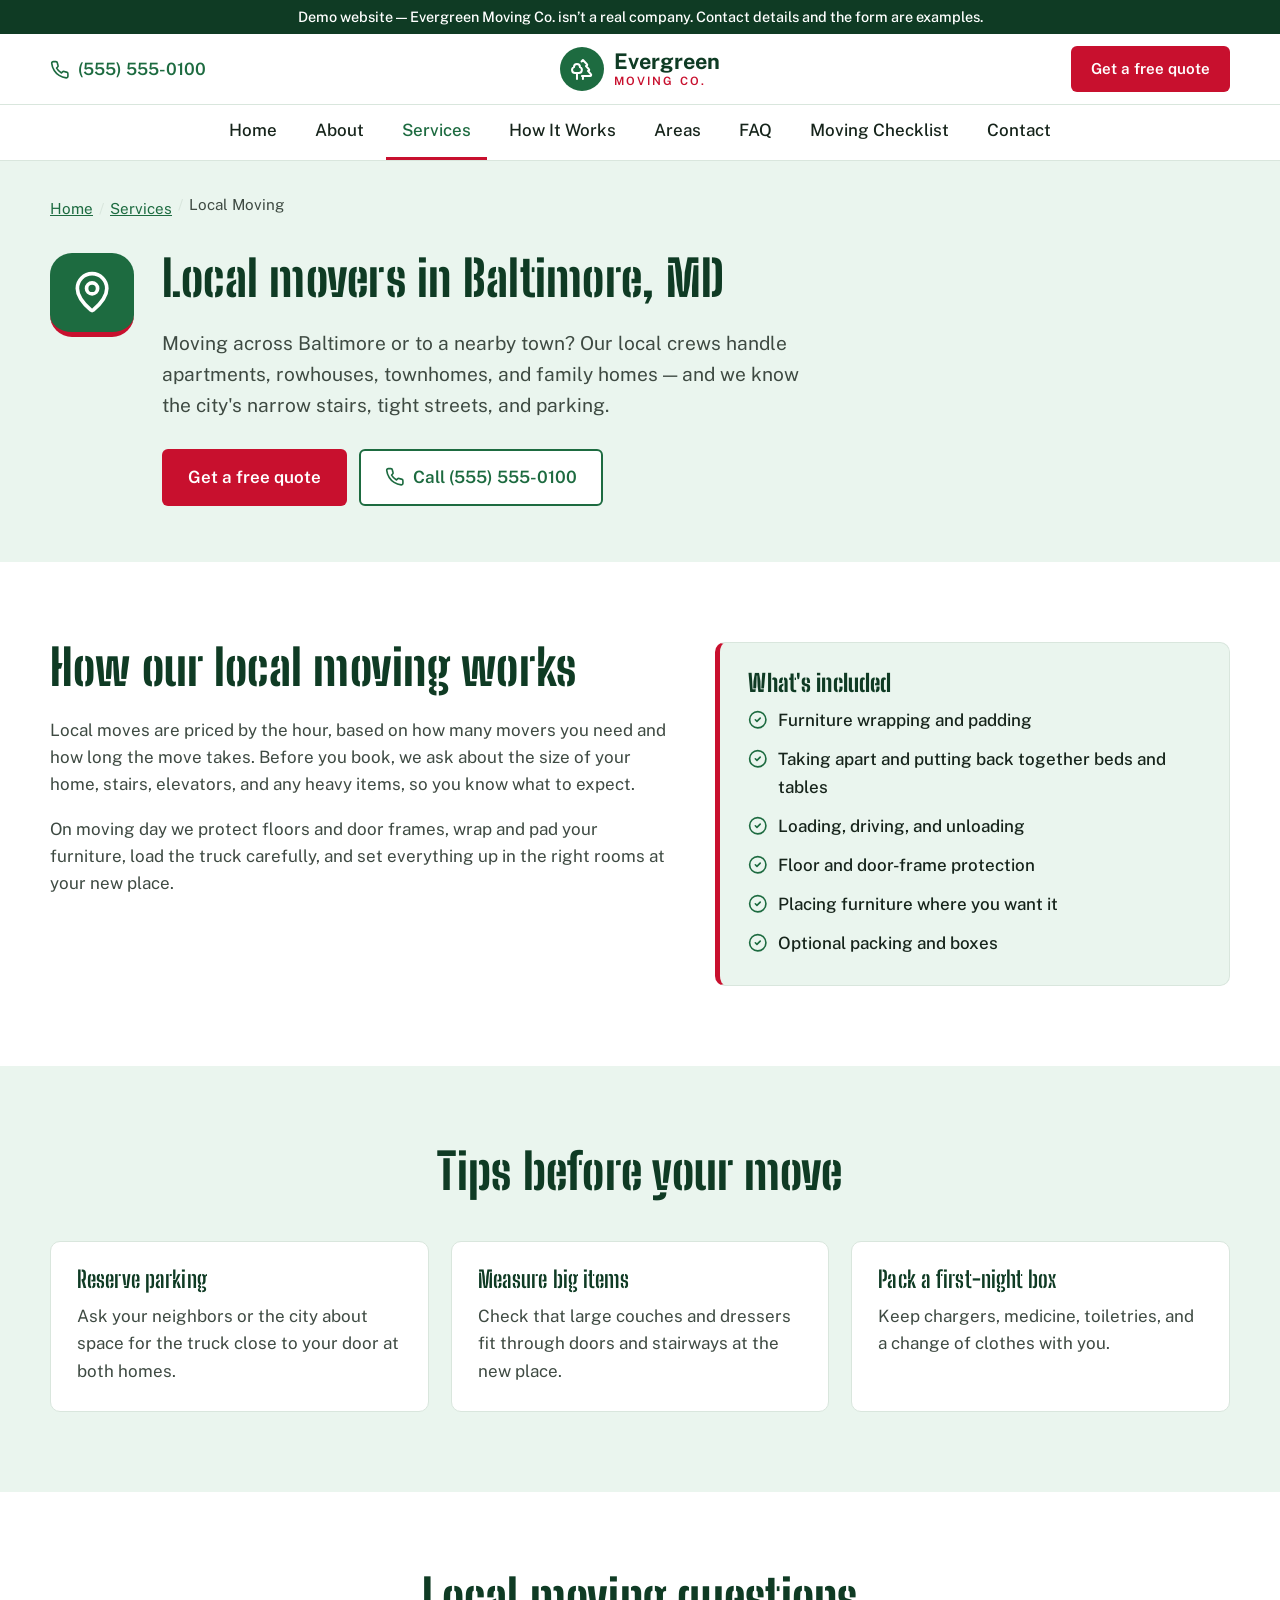
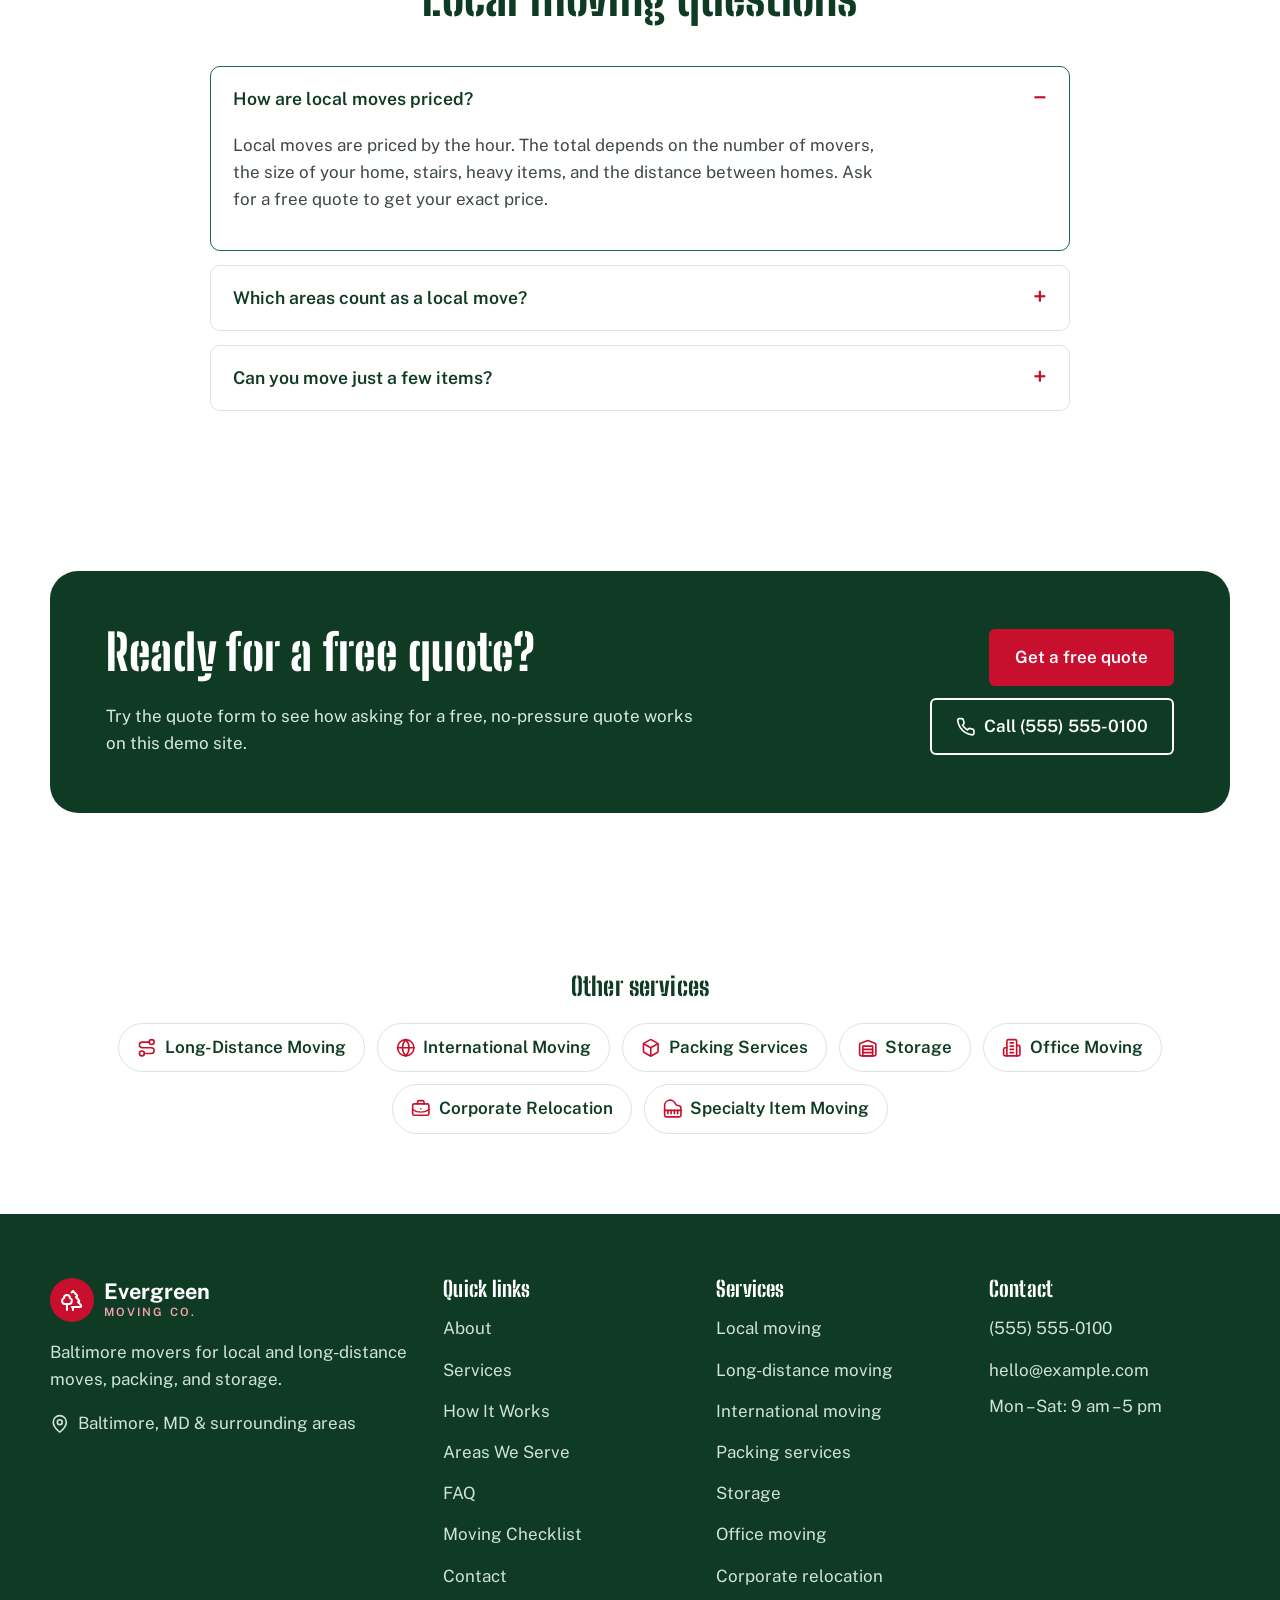
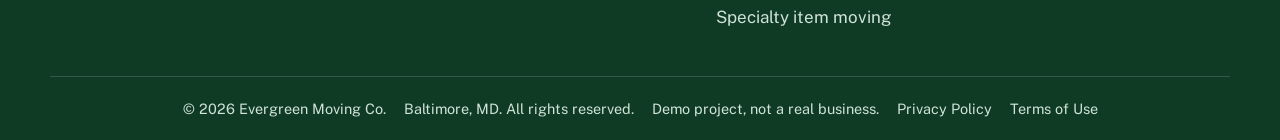
<file: local-moving.html>
<!DOCTYPE html>
<html lang="en-US" class="no-js">
<head>
  <meta charset="UTF-8">
  <meta name="viewport" content="width=device-width, initial-scale=1.0">
  <!-- Security rules: this page may only load files from this website, and may not send anything anywhere -->
  <meta http-equiv="Content-Security-Policy" content="default-src 'self'; script-src 'self'; style-src 'self'; img-src 'self' data:; font-src 'self'; connect-src 'none'; form-action 'none'; base-uri 'self'; object-src 'none'">
  <!-- This page was made from the home page's header and footer. If you change those, change them here too. -->
  <title>Local Movers in Baltimore, MD | Evergreen Moving Co.</title>
  <meta name="description" content="Local moving in Baltimore and nearby towns. Careful crews, furniture wrapping, and clear hourly pricing. Call (555) 555-0100 for a free quote.">
  <meta name="robots" content="noindex, follow">
  <link rel="canonical" href="https://leonpokov21greatman.github.io/Evergreen_moving-Co/local-moving.html">
  <meta name="theme-color" content="#1d6b40">
  <link rel="icon" href="favicon.svg" type="image/svg+xml">
  <link rel="apple-touch-icon" href="logo.png">
  <meta property="og:type" content="website">
  <meta property="og:site_name" content="Evergreen Moving Co.">
  <meta property="og:title" content="Local Movers in Baltimore, MD | Evergreen Moving Co.">
  <meta property="og:description" content="Local moving in Baltimore and nearby towns. Careful crews, furniture wrapping, and clear hourly pricing. Call (555) 555-0100 for a free quote.">
  <meta property="og:url" content="https://leonpokov21greatman.github.io/Evergreen_moving-Co/local-moving.html">
  <meta property="og:image" content="https://leonpokov21greatman.github.io/Evergreen_moving-Co/og-image.jpg">
  <meta property="og:image:width" content="1200">
  <meta property="og:image:height" content="630">
  <meta property="og:locale" content="en_US">
  <meta name="twitter:card" content="summary_large_image">
  <link rel="preload" href="fonts/bigshoulders-stencil.woff2" as="font" type="font/woff2" crossorigin>
  <link rel="preload" href="fonts/public-sans.woff2" as="font" type="font/woff2" crossorigin>
  <link rel="stylesheet" href="style.css">
  <script type="application/ld+json">
{
  "@context": "https://schema.org",
  "@graph": [
    {
      "@type": "Service",
      "name": "Local Moving in Baltimore, MD",
      "serviceType": "Local Moving",
      "url": "https://leonpokov21greatman.github.io/Evergreen_moving-Co/local-moving.html",
      "description": "Local moving in Baltimore and nearby towns. Careful crews, furniture wrapping, and clear hourly pricing. Call (555) 555-0100 for a free quote.",
      "provider": {
        "@id": "https://leonpokov21greatman.github.io/Evergreen_moving-Co/#business"
      },
      "areaServed": {
        "@type": "City",
        "name": "Baltimore, MD"
      }
    },
    {
      "@type": "BreadcrumbList",
      "itemListElement": [
        {
          "@type": "ListItem",
          "position": 1,
          "name": "Home",
          "item": "https://leonpokov21greatman.github.io/Evergreen_moving-Co/"
        },
        {
          "@type": "ListItem",
          "position": 2,
          "name": "Services",
          "item": "https://leonpokov21greatman.github.io/Evergreen_moving-Co/#services"
        },
        {
          "@type": "ListItem",
          "position": 3,
          "name": "Local Moving",
          "item": "https://leonpokov21greatman.github.io/Evergreen_moving-Co/local-moving.html"
        }
      ]
    },
    {
      "@type": "FAQPage",
      "mainEntity": [
        {
          "@type": "Question",
          "name": "How are local moves priced?",
          "acceptedAnswer": {
            "@type": "Answer",
            "text": "Local moves are priced by the hour. The total depends on the number of movers, the size of your home, stairs, heavy items, and the distance between homes. Ask for a free quote to get your exact price."
          }
        },
        {
          "@type": "Question",
          "name": "Which areas count as a local move?",
          "acceptedAnswer": {
            "@type": "Answer",
            "text": "Moves within Baltimore and to nearby towns such as Towson, Columbia, Catonsville, Dundalk, Glen Burnie, Ellicott City, and Owings Mills are local moves. Call us if you're not sure."
          }
        },
        {
          "@type": "Question",
          "name": "Can you move just a few items?",
          "acceptedAnswer": {
            "@type": "Answer",
            "text": "Yes. We can move a single room, a few pieces of furniture, or a whole house."
          }
        }
      ]
    }
  ]
}
  </script>
</head>
<body>

  <a class="skip-link" href="#main">Skip to content</a>

  <!-- Demo notice: this is a practice website, not a real business -->
  <div class="demo-banner" role="note">Demo website &mdash; Evergreen Moving Co. isn&rsquo;t a real company. Contact details and the form are examples.</div>

  <header class="site-header" id="top">
    <div class="container header-inner">
      <a class="header-phone" href="tel:+15555550100">
        <svg class="lucide lucide-phone" xmlns="http://www.w3.org/2000/svg" viewBox="0 0 24 24" fill="none" stroke="currentColor" stroke-width="2" stroke-linecap="round" stroke-linejoin="round" aria-hidden="true" focusable="false"><path d="M22 16.92v3a2 2 0 0 1-2.18 2 19.79 19.79 0 0 1-8.63-3.07 19.5 19.5 0 0 1-6-6 19.79 19.79 0 0 1-3.07-8.67A2 2 0 0 1 4.11 2h3a2 2 0 0 1 2 1.72 12.84 12.84 0 0 0 .7 2.81 2 2 0 0 1-.45 2.11L8.09 9.91a16 16 0 0 0 6 6l1.27-1.27a2 2 0 0 1 2.11-.45 12.84 12.84 0 0 0 2.81.7A2 2 0 0 1 22 16.92z"/></svg>
        <span>(555) 555-0100</span>
      </a>

      <!-- Logo -->
      <a class="logo" href="index.html" aria-label="Evergreen Moving Co. home">
        <span class="logo-mark"><svg class="lucide lucide-trees" xmlns="http://www.w3.org/2000/svg" viewBox="0 0 24 24" fill="none" stroke="currentColor" stroke-width="2" stroke-linecap="round" stroke-linejoin="round" aria-hidden="true" focusable="false"><path d="M10 10v.2A3 3 0 0 1 8.9 16H5a3 3 0 0 1-1-5.8V10a3 3 0 0 1 6 0Z"/><path d="M7 16v6"/><path d="M13 19v3"/><path d="M12 19h8.3a1 1 0 0 0 .7-1.7L18 14h.3a1 1 0 0 0 .7-1.7L16 9h.2a1 1 0 0 0 .8-1.7L13 3l-1.4 1.5"/></svg></span>
        <span class="logo-text">Evergreen<small>Moving Co.</small></span>
      </a>

      <div class="header-actions">
        <a class="btn btn-red btn-small header-quote" href="index.html#quote">Get a free quote</a>
        <!-- Menu button (only shows on small screens) -->
        <button class="menu-toggle" type="button" aria-expanded="false" aria-controls="main-nav" aria-label="Open menu">
          <svg class="lucide lucide-menu icon-open" xmlns="http://www.w3.org/2000/svg" viewBox="0 0 24 24" fill="none" stroke="currentColor" stroke-width="2" stroke-linecap="round" stroke-linejoin="round" aria-hidden="true" focusable="false"><line x1="4" x2="20" y1="12" y2="12"/><line x1="4" x2="20" y1="6" y2="6"/><line x1="4" x2="20" y1="18" y2="18"/></svg>
          <svg class="lucide lucide-x icon-close" xmlns="http://www.w3.org/2000/svg" viewBox="0 0 24 24" fill="none" stroke="currentColor" stroke-width="2" stroke-linecap="round" stroke-linejoin="round" aria-hidden="true" focusable="false"><path d="M18 6 6 18"/><path d="m6 6 12 12"/></svg>
        </button>
      </div>
    </div>

    <!-- Main navigation -->
    <nav class="main-nav" id="main-nav" aria-label="Main">
      <ul class="container">
        <li><a href="index.html">Home</a></li>
        <li><a href="index.html#about">About</a></li>
        <li><a href="index.html#services">Services</a></li>
        <li><a href="index.html#how-it-works">How It Works</a></li>
        <li><a href="index.html#areas">Areas</a></li>
        <li><a href="index.html#faq">FAQ</a></li>
          <li><a href="moving-checklist.html">Moving Checklist</a></li>
        <li><a href="index.html#quote">Contact</a></li>
        <!-- Only shows in the phone menu, since the header hides the number on small screens -->
        <li class="nav-call"><a href="tel:+15555550100">Call (555) 555-0100</a></li>
      </ul>
    </nav>
  </header>

  <main id="main">

    <section class="page-hero" aria-labelledby="page-title">
      <div class="container">
      <nav class="breadcrumb" aria-label="Breadcrumb">
        <ol>
          <li><a href="index.html">Home</a></li>
          <li><a href="index.html#services">Services</a></li>
          <li aria-current="page">Local Moving</li>
        </ol>
      </nav>
        <div class="page-hero-inner">
          <span class="page-hero-icon"><svg class="lucide lucide-map-pin" xmlns="http://www.w3.org/2000/svg" viewBox="0 0 24 24" fill="none" stroke="currentColor" stroke-width="2" stroke-linecap="round" stroke-linejoin="round" aria-hidden="true" focusable="false"><path d="M20 10c0 4.993-5.539 10.193-7.399 11.799a1 1 0 0 1-1.202 0C9.539 20.193 4 14.993 4 10a8 8 0 0 1 16 0"/><circle cx="12" cy="10" r="3"/></svg></span>
          <div>
            <h1 id="page-title">Local movers in Baltimore, MD</h1>
            <p class="hero-sub">Moving across Baltimore or to a nearby town? Our local crews handle apartments, rowhouses, townhomes, and family homes &mdash; and we know the city&#x27;s narrow stairs, tight streets, and parking.</p>
            <div class="hero-buttons">
              <a class="btn btn-red" href="index.html#quote">Get a free quote</a>
              <a class="btn btn-outline" href="tel:+15555550100"><svg class="lucide lucide-phone" xmlns="http://www.w3.org/2000/svg" viewBox="0 0 24 24" fill="none" stroke="currentColor" stroke-width="2" stroke-linecap="round" stroke-linejoin="round" aria-hidden="true" focusable="false"><path d="M22 16.92v3a2 2 0 0 1-2.18 2 19.79 19.79 0 0 1-8.63-3.07 19.5 19.5 0 0 1-6-6 19.79 19.79 0 0 1-3.07-8.67A2 2 0 0 1 4.11 2h3a2 2 0 0 1 2 1.72 12.84 12.84 0 0 0 .7 2.81 2 2 0 0 1-.45 2.11L8.09 9.91a16 16 0 0 0 6 6l1.27-1.27a2 2 0 0 1 2.11-.45 12.84 12.84 0 0 0 2.81.7A2 2 0 0 1 22 16.92z"/></svg> Call (555) 555-0100</a>
            </div>
          </div>
        </div>
      </div>
    </section>

    <section class="section" aria-labelledby="included-title">
      <div class="container two-col">
        <div>
          <h2>How our local moving works</h2>
          <p>Local moves are priced by the hour, based on how many movers you need and how long the move takes. Before you book, we ask about the size of your home, stairs, elevators, and any heavy items, so you know what to expect.</p>
          <p>On moving day we protect floors and door frames, wrap and pad your furniture, load the truck carefully, and set everything up in the right rooms at your new place.</p>
        </div>
        <div class="included-box">
          <h2 id="included-title">What's included</h2>
          <ul class="check-list">
            <li><svg class="lucide lucide-circle-check" xmlns="http://www.w3.org/2000/svg" viewBox="0 0 24 24" fill="none" stroke="currentColor" stroke-width="2" stroke-linecap="round" stroke-linejoin="round" aria-hidden="true" focusable="false"><circle cx="12" cy="12" r="10"/><path d="m9 12 2 2 4-4"/></svg> Furniture wrapping and padding</li>
            <li><svg class="lucide lucide-circle-check" xmlns="http://www.w3.org/2000/svg" viewBox="0 0 24 24" fill="none" stroke="currentColor" stroke-width="2" stroke-linecap="round" stroke-linejoin="round" aria-hidden="true" focusable="false"><circle cx="12" cy="12" r="10"/><path d="m9 12 2 2 4-4"/></svg> Taking apart and putting back together beds and tables</li>
            <li><svg class="lucide lucide-circle-check" xmlns="http://www.w3.org/2000/svg" viewBox="0 0 24 24" fill="none" stroke="currentColor" stroke-width="2" stroke-linecap="round" stroke-linejoin="round" aria-hidden="true" focusable="false"><circle cx="12" cy="12" r="10"/><path d="m9 12 2 2 4-4"/></svg> Loading, driving, and unloading</li>
            <li><svg class="lucide lucide-circle-check" xmlns="http://www.w3.org/2000/svg" viewBox="0 0 24 24" fill="none" stroke="currentColor" stroke-width="2" stroke-linecap="round" stroke-linejoin="round" aria-hidden="true" focusable="false"><circle cx="12" cy="12" r="10"/><path d="m9 12 2 2 4-4"/></svg> Floor and door-frame protection</li>
            <li><svg class="lucide lucide-circle-check" xmlns="http://www.w3.org/2000/svg" viewBox="0 0 24 24" fill="none" stroke="currentColor" stroke-width="2" stroke-linecap="round" stroke-linejoin="round" aria-hidden="true" focusable="false"><circle cx="12" cy="12" r="10"/><path d="m9 12 2 2 4-4"/></svg> Placing furniture where you want it</li>
            <li><svg class="lucide lucide-circle-check" xmlns="http://www.w3.org/2000/svg" viewBox="0 0 24 24" fill="none" stroke="currentColor" stroke-width="2" stroke-linecap="round" stroke-linejoin="round" aria-hidden="true" focusable="false"><circle cx="12" cy="12" r="10"/><path d="m9 12 2 2 4-4"/></svg> Optional packing and boxes</li>
          </ul>
        </div>
      </div>
    </section>

    <section class="section tips-section" aria-labelledby="tips-title">
      <div class="container">
        <div class="section-head">
          <h2 id="tips-title">Tips before your move</h2>
        </div>
        <div class="card-grid three">
          <article class="card">
            <h3>Reserve parking</h3>
            <p>Ask your neighbors or the city about space for the truck close to your door at both homes.</p>
          </article>
          <article class="card">
            <h3>Measure big items</h3>
            <p>Check that large couches and dressers fit through doors and stairways at the new place.</p>
          </article>
          <article class="card">
            <h3>Pack a first-night box</h3>
            <p>Keep chargers, medicine, toiletries, and a change of clothes with you.</p>
          </article>
        </div>
      </div>
    </section>

    <section class="section" aria-labelledby="faq-title">
      <div class="container narrow">
        <div class="section-head">
          <h2 id="faq-title">Local moving questions</h2>
        </div>
        <div class="faq">
          <details open>
            <summary>How are local moves priced?</summary>
            <div class="faq-body"><p>Local moves are priced by the hour. The total depends on the number of movers, the size of your home, stairs, heavy items, and the distance between homes. Ask for a free quote to get your exact price.</p></div>
          </details>
          <details>
            <summary>Which areas count as a local move?</summary>
            <div class="faq-body"><p>Moves within Baltimore and to nearby towns such as Towson, Columbia, Catonsville, Dundalk, Glen Burnie, Ellicott City, and Owings Mills are local moves. Call us if you&#x27;re not sure.</p></div>
          </details>
          <details>
            <summary>Can you move just a few items?</summary>
            <div class="faq-body"><p>Yes. We can move a single room, a few pieces of furniture, or a whole house.</p></div>
          </details>
        </div>
      </div>
    </section>

    <section class="section">
      <div class="container">
        <div class="cta-banner">
          <div>
            <h2>Ready for a free quote?</h2>
            <p>Try the quote form to see how asking for a free, no-pressure quote works on this demo site.</p>
          </div>
          <div class="cta-buttons">
            <a class="btn btn-red" href="index.html#quote">Get a free quote</a>
            <a class="btn btn-outline-light" href="tel:+15555550100"><svg class="lucide lucide-phone" xmlns="http://www.w3.org/2000/svg" viewBox="0 0 24 24" fill="none" stroke="currentColor" stroke-width="2" stroke-linecap="round" stroke-linejoin="round" aria-hidden="true" focusable="false"><path d="M22 16.92v3a2 2 0 0 1-2.18 2 19.79 19.79 0 0 1-8.63-3.07 19.5 19.5 0 0 1-6-6 19.79 19.79 0 0 1-3.07-8.67A2 2 0 0 1 4.11 2h3a2 2 0 0 1 2 1.72 12.84 12.84 0 0 0 .7 2.81 2 2 0 0 1-.45 2.11L8.09 9.91a16 16 0 0 0 6 6l1.27-1.27a2 2 0 0 1 2.11-.45 12.84 12.84 0 0 0 2.81.7A2 2 0 0 1 22 16.92z"/></svg> Call (555) 555-0100</a>
          </div>
        </div>
      </div>
    </section>

    <section class="section related" aria-labelledby="related-title">
      <div class="container">
        <h2 id="related-title">Other services</h2>
        <ul class="related-list">
          <li><a href="long-distance-moving.html"><svg class="lucide lucide-route" xmlns="http://www.w3.org/2000/svg" viewBox="0 0 24 24" fill="none" stroke="currentColor" stroke-width="2" stroke-linecap="round" stroke-linejoin="round" aria-hidden="true" focusable="false"><circle cx="6" cy="19" r="3"/><path d="M9 19h8.5a3.5 3.5 0 0 0 0-7h-11a3.5 3.5 0 0 1 0-7H15"/><circle cx="18" cy="5" r="3"/></svg> Long-Distance Moving</a></li>
          <li><a href="international-moving.html"><svg class="lucide lucide-globe" xmlns="http://www.w3.org/2000/svg" viewBox="0 0 24 24" fill="none" stroke="currentColor" stroke-width="2" stroke-linecap="round" stroke-linejoin="round" aria-hidden="true" focusable="false"><circle cx="12" cy="12" r="10"/><path d="M12 2a14.5 14.5 0 0 0 0 20 14.5 14.5 0 0 0 0-20"/><path d="M2 12h20"/></svg> International Moving</a></li>
          <li><a href="packing-services.html"><svg class="lucide lucide-box" xmlns="http://www.w3.org/2000/svg" viewBox="0 0 24 24" fill="none" stroke="currentColor" stroke-width="2" stroke-linecap="round" stroke-linejoin="round" aria-hidden="true" focusable="false"><path d="M21 8a2 2 0 0 0-1-1.73l-7-4a2 2 0 0 0-2 0l-7 4A2 2 0 0 0 3 8v8a2 2 0 0 0 1 1.73l7 4a2 2 0 0 0 2 0l7-4A2 2 0 0 0 21 16Z"/><path d="m3.3 7 8.7 5 8.7-5"/><path d="M12 22V12"/></svg> Packing Services</a></li>
          <li><a href="storage.html"><svg class="lucide lucide-warehouse" xmlns="http://www.w3.org/2000/svg" viewBox="0 0 24 24" fill="none" stroke="currentColor" stroke-width="2" stroke-linecap="round" stroke-linejoin="round" aria-hidden="true" focusable="false"><path d="M22 8.35V20a2 2 0 0 1-2 2H4a2 2 0 0 1-2-2V8.35A2 2 0 0 1 3.26 6.5l8-3.2a2 2 0 0 1 1.48 0l8 3.2A2 2 0 0 1 22 8.35Z"/><path d="M6 18h12"/><path d="M6 14h12"/><rect width="12" height="12" x="6" y="10"/></svg> Storage</a></li>
          <li><a href="office-moving.html"><svg class="lucide lucide-building-2" xmlns="http://www.w3.org/2000/svg" viewBox="0 0 24 24" fill="none" stroke="currentColor" stroke-width="2" stroke-linecap="round" stroke-linejoin="round" aria-hidden="true" focusable="false"><path d="M6 22V4a2 2 0 0 1 2-2h8a2 2 0 0 1 2 2v18Z"/><path d="M6 12H4a2 2 0 0 0-2 2v6a2 2 0 0 0 2 2h2"/><path d="M18 9h2a2 2 0 0 1 2 2v9a2 2 0 0 1-2 2h-2"/><path d="M10 6h4"/><path d="M10 10h4"/><path d="M10 14h4"/><path d="M10 18h4"/></svg> Office Moving</a></li>
          <li><a href="corporate-relocation.html"><svg class="lucide lucide-briefcase-business" xmlns="http://www.w3.org/2000/svg" viewBox="0 0 24 24" fill="none" stroke="currentColor" stroke-width="2" stroke-linecap="round" stroke-linejoin="round" aria-hidden="true" focusable="false"><path d="M12 12h.01"/><path d="M16 6V4a2 2 0 0 0-2-2h-4a2 2 0 0 0-2 2v2"/><path d="M22 13a18.15 18.15 0 0 1-20 0"/><rect width="20" height="14" x="2" y="6" rx="2"/></svg> Corporate Relocation</a></li>
          <li><a href="specialty-items.html"><svg class="lucide lucide-piano" xmlns="http://www.w3.org/2000/svg" viewBox="0 0 24 24" fill="none" stroke="currentColor" stroke-width="2" stroke-linecap="round" stroke-linejoin="round" aria-hidden="true" focusable="false"><path d="M18.5 8c-1.4 0-2.6-.8-3.2-2A6.87 6.87 0 0 0 2 9v11a2 2 0 0 0 2 2h16a2 2 0 0 0 2-2v-8.5C22 9.6 20.4 8 18.5 8"/><path d="M2 14h20"/><path d="M6 14v4"/><path d="M10 14v4"/><path d="M14 14v4"/><path d="M18 14v4"/></svg> Specialty Item Moving</a></li>
        </ul>
      </div>
    </section>
  </main>

  <footer class="site-footer">
    <div class="container footer-grid">
      <div>
        <a class="logo logo-light" href="index.html" aria-label="Evergreen Moving Co. home">
          <span class="logo-mark"><svg class="lucide lucide-trees" xmlns="http://www.w3.org/2000/svg" viewBox="0 0 24 24" fill="none" stroke="currentColor" stroke-width="2" stroke-linecap="round" stroke-linejoin="round" aria-hidden="true" focusable="false"><path d="M10 10v.2A3 3 0 0 1 8.9 16H5a3 3 0 0 1-1-5.8V10a3 3 0 0 1 6 0Z"/><path d="M7 16v6"/><path d="M13 19v3"/><path d="M12 19h8.3a1 1 0 0 0 .7-1.7L18 14h.3a1 1 0 0 0 .7-1.7L16 9h.2a1 1 0 0 0 .8-1.7L13 3l-1.4 1.5"/></svg></span>
          <span class="logo-text">Evergreen<small>Moving Co.</small></span>
        </a>
        <p>Baltimore movers for local and long-distance moves, packing, and storage.</p>
        <p><svg class="lucide lucide-map-pin" xmlns="http://www.w3.org/2000/svg" viewBox="0 0 24 24" fill="none" stroke="currentColor" stroke-width="2" stroke-linecap="round" stroke-linejoin="round" aria-hidden="true" focusable="false"><path d="M20 10c0 4.993-5.539 10.193-7.399 11.799a1 1 0 0 1-1.202 0C9.539 20.193 4 14.993 4 10a8 8 0 0 1 16 0"/><circle cx="12" cy="10" r="3"/></svg> Baltimore, MD &amp; surrounding areas</p>
        <!-- Add your USDOT / MC / Maryland licence numbers here once you have them, e.g. <p>USDOT #1234567</p> -->
      </div>
      <nav aria-label="Footer">
        <h2>Quick links</h2>
        <ul>
          <li><a href="index.html#about">About</a></li>
          <li><a href="index.html#services">Services</a></li>
          <li><a href="index.html#how-it-works">How It Works</a></li>
          <li><a href="index.html#areas">Areas We Serve</a></li>
          <li><a href="index.html#faq">FAQ</a></li>
          <li><a href="moving-checklist.html">Moving Checklist</a></li>
          <li><a href="index.html#quote">Contact</a></li>
        </ul>
      </nav>
      <div>
        <h2>Services</h2>
        <ul>
          <li><a href="local-moving.html">Local moving</a></li>
          <li><a href="long-distance-moving.html">Long-distance moving</a></li>
          <li><a href="international-moving.html">International moving</a></li>
          <li><a href="packing-services.html">Packing services</a></li>
          <li><a href="storage.html">Storage</a></li>
          <li><a href="office-moving.html">Office moving</a></li>
          <li><a href="corporate-relocation.html">Corporate relocation</a></li>
          <li><a href="specialty-items.html">Specialty item moving</a></li>
        </ul>
      </div>
      <div>
        <h2>Contact</h2>
        <ul>
          <li><a href="tel:+15555550100">(555) 555-0100</a></li>
          <li><a href="mailto:hello@example.com">hello@example.com</a></li>
          <li>Mon &ndash; Sat: 9 am &ndash; 5 pm</li>
        </ul>
      </div>
    </div>
    <div class="container footer-bottom">
      <p><span>&copy; <span id="year">2026</span> Evergreen Moving Co.</span><span>Baltimore, MD. All rights reserved.</span><span>Demo project, not a real business.</span><span><a href="privacy.html">Privacy Policy</a></span><span><a href="terms.html">Terms of Use</a></span></p>
    </div>
  </footer>

  <!-- Icons are from Lucide (lucide.dev, ISC license) -->
  <script src="script.js" defer></script>
</body>
</html>
</file>
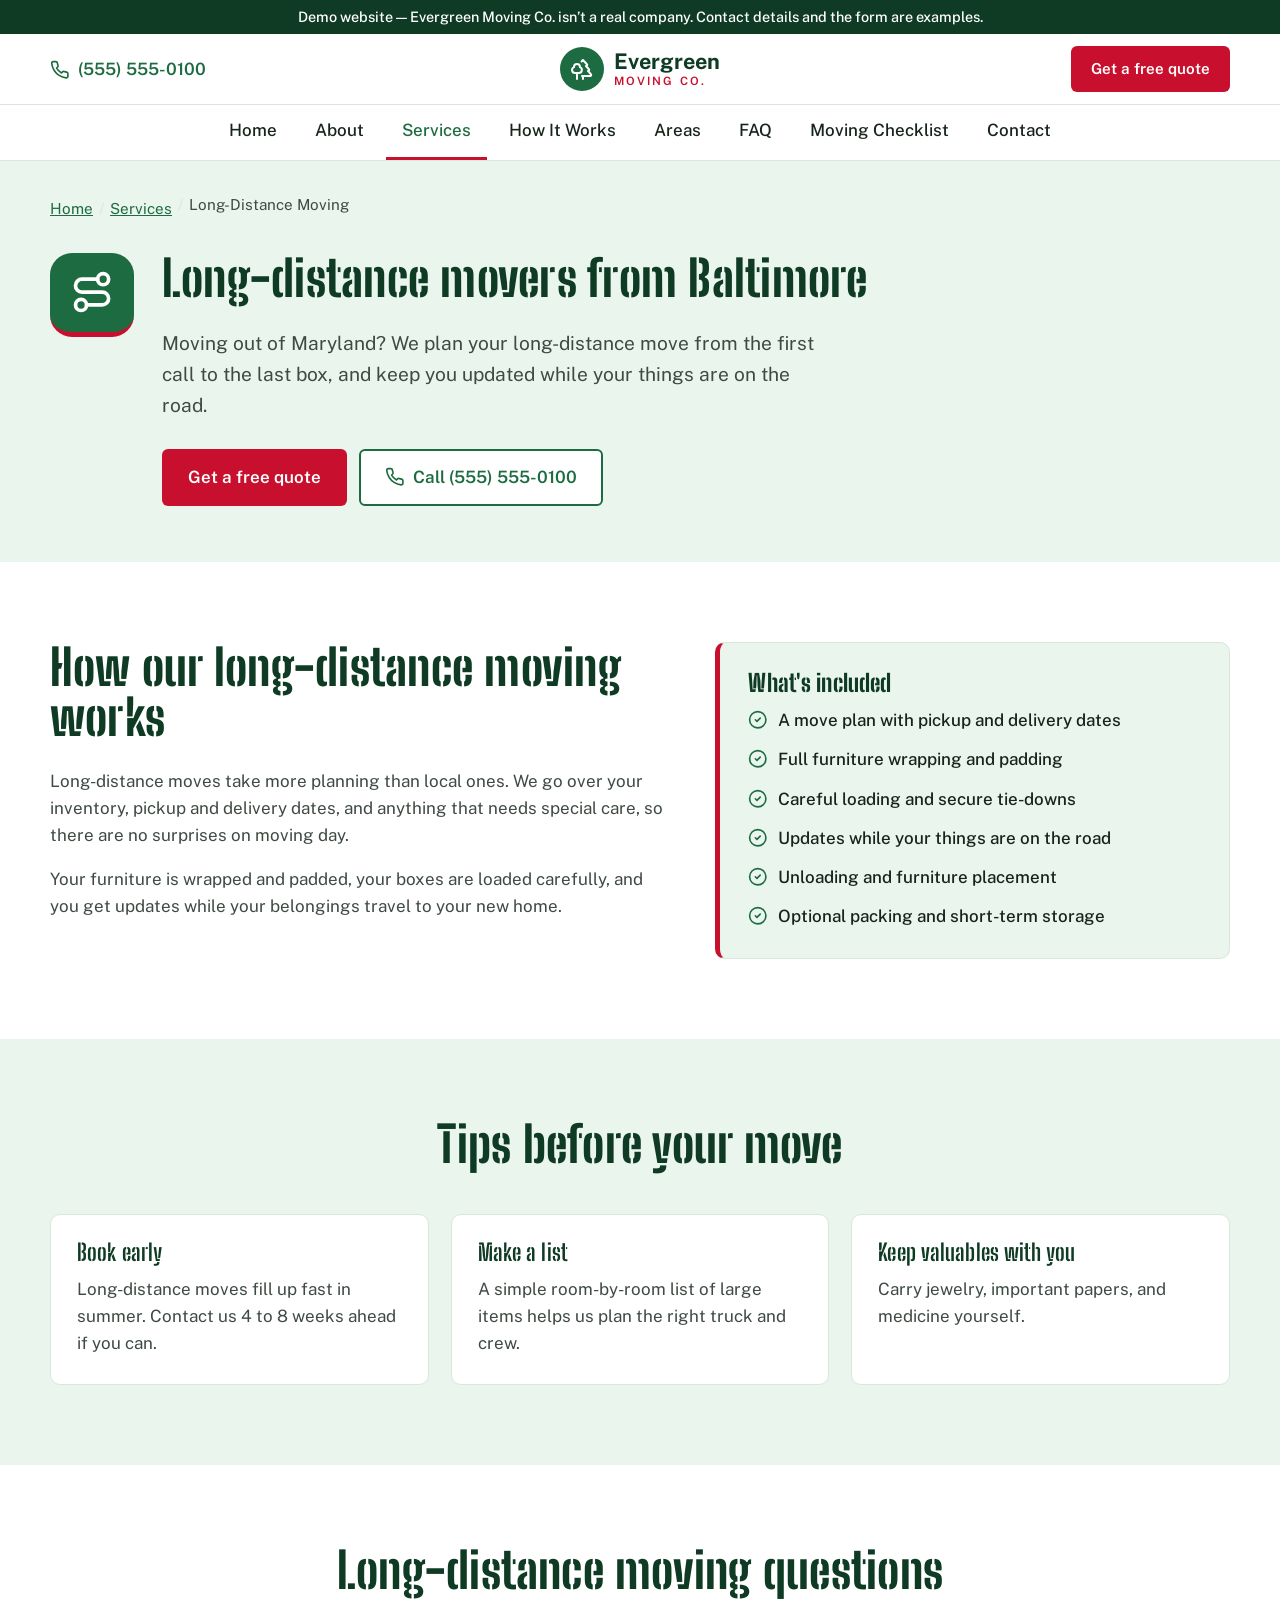
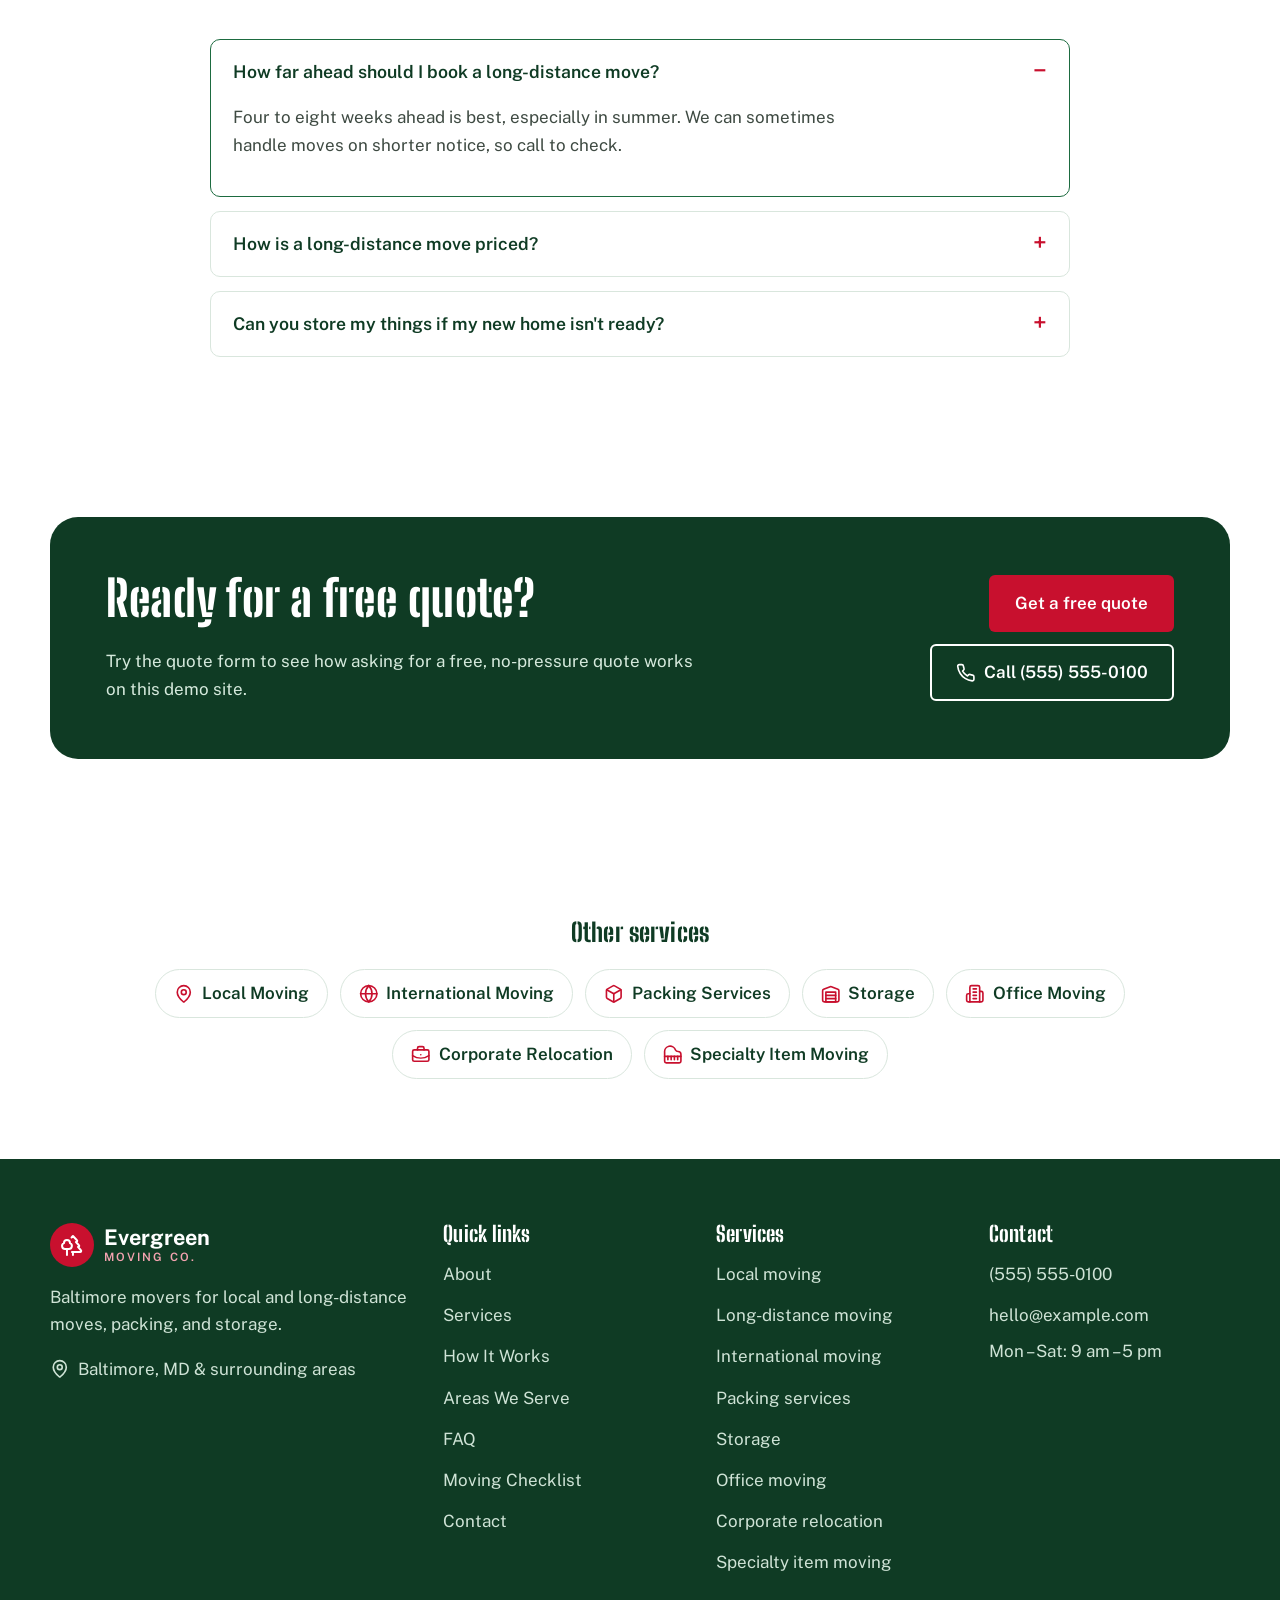
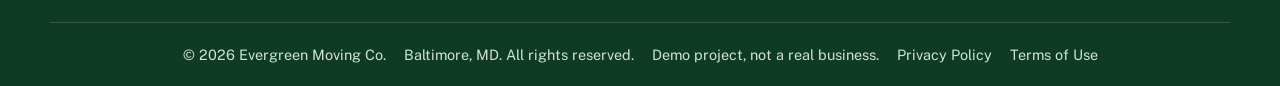
<file: long-distance-moving.html>
<!DOCTYPE html>
<html lang="en-US" class="no-js">
<head>
  <meta charset="UTF-8">
  <meta name="viewport" content="width=device-width, initial-scale=1.0">
  <!-- Security rules: this page may only load files from this website, and may not send anything anywhere -->
  <meta http-equiv="Content-Security-Policy" content="default-src 'self'; script-src 'self'; style-src 'self'; img-src 'self' data:; font-src 'self'; connect-src 'none'; form-action 'none'; base-uri 'self'; object-src 'none'">
  <!-- This page was made from the home page's header and footer. If you change those, change them here too. -->
  <title>Long-Distance Movers, Baltimore MD | Evergreen Moving Co.</title>
  <meta name="description" content="Long-distance moving from Baltimore to other states. Careful packing, planned routes, and updates the whole way. Call (555) 555-0100 for a free quote.">
  <meta name="robots" content="noindex, follow">
  <link rel="canonical" href="https://leonpokov21greatman.github.io/Evergreen_moving-Co/long-distance-moving.html">
  <meta name="theme-color" content="#1d6b40">
  <link rel="icon" href="favicon.svg" type="image/svg+xml">
  <link rel="apple-touch-icon" href="logo.png">
  <meta property="og:type" content="website">
  <meta property="og:site_name" content="Evergreen Moving Co.">
  <meta property="og:title" content="Long-Distance Movers, Baltimore MD | Evergreen Moving Co.">
  <meta property="og:description" content="Long-distance moving from Baltimore to other states. Careful packing, planned routes, and updates the whole way. Call (555) 555-0100 for a free quote.">
  <meta property="og:url" content="https://leonpokov21greatman.github.io/Evergreen_moving-Co/long-distance-moving.html">
  <meta property="og:image" content="https://leonpokov21greatman.github.io/Evergreen_moving-Co/og-image.jpg">
  <meta property="og:image:width" content="1200">
  <meta property="og:image:height" content="630">
  <meta property="og:locale" content="en_US">
  <meta name="twitter:card" content="summary_large_image">
  <link rel="preload" href="fonts/bigshoulders-stencil.woff2" as="font" type="font/woff2" crossorigin>
  <link rel="preload" href="fonts/public-sans.woff2" as="font" type="font/woff2" crossorigin>
  <link rel="stylesheet" href="style.css">
  <script type="application/ld+json">
{
  "@context": "https://schema.org",
  "@graph": [
    {
      "@type": "Service",
      "name": "Long-Distance Moving in Baltimore, MD",
      "serviceType": "Long-Distance Moving",
      "url": "https://leonpokov21greatman.github.io/Evergreen_moving-Co/long-distance-moving.html",
      "description": "Long-distance moving from Baltimore to other states. Careful packing, planned routes, and updates the whole way. Call (555) 555-0100 for a free quote.",
      "provider": {
        "@id": "https://leonpokov21greatman.github.io/Evergreen_moving-Co/#business"
      },
      "areaServed": {
        "@type": "City",
        "name": "Baltimore, MD"
      }
    },
    {
      "@type": "BreadcrumbList",
      "itemListElement": [
        {
          "@type": "ListItem",
          "position": 1,
          "name": "Home",
          "item": "https://leonpokov21greatman.github.io/Evergreen_moving-Co/"
        },
        {
          "@type": "ListItem",
          "position": 2,
          "name": "Services",
          "item": "https://leonpokov21greatman.github.io/Evergreen_moving-Co/#services"
        },
        {
          "@type": "ListItem",
          "position": 3,
          "name": "Long-Distance Moving",
          "item": "https://leonpokov21greatman.github.io/Evergreen_moving-Co/long-distance-moving.html"
        }
      ]
    },
    {
      "@type": "FAQPage",
      "mainEntity": [
        {
          "@type": "Question",
          "name": "How far ahead should I book a long-distance move?",
          "acceptedAnswer": {
            "@type": "Answer",
            "text": "Four to eight weeks ahead is best, especially in summer. We can sometimes handle moves on shorter notice, so call to check."
          }
        },
        {
          "@type": "Question",
          "name": "How is a long-distance move priced?",
          "acceptedAnswer": {
            "@type": "Answer",
            "text": "Long-distance prices depend on distance, how much you're moving, packing needs, and access at both homes. We give you a free quote after going over your move."
          }
        },
        {
          "@type": "Question",
          "name": "Can you store my things if my new home isn't ready?",
          "acceptedAnswer": {
            "@type": "Answer",
            "text": "Yes. We offer storage between your pickup and delivery dates."
          }
        }
      ]
    }
  ]
}
  </script>
</head>
<body>

  <a class="skip-link" href="#main">Skip to content</a>

  <!-- Demo notice: this is a practice website, not a real business -->
  <div class="demo-banner" role="note">Demo website &mdash; Evergreen Moving Co. isn&rsquo;t a real company. Contact details and the form are examples.</div>

  <header class="site-header" id="top">
    <div class="container header-inner">
      <a class="header-phone" href="tel:+15555550100">
        <svg class="lucide lucide-phone" xmlns="http://www.w3.org/2000/svg" viewBox="0 0 24 24" fill="none" stroke="currentColor" stroke-width="2" stroke-linecap="round" stroke-linejoin="round" aria-hidden="true" focusable="false"><path d="M22 16.92v3a2 2 0 0 1-2.18 2 19.79 19.79 0 0 1-8.63-3.07 19.5 19.5 0 0 1-6-6 19.79 19.79 0 0 1-3.07-8.67A2 2 0 0 1 4.11 2h3a2 2 0 0 1 2 1.72 12.84 12.84 0 0 0 .7 2.81 2 2 0 0 1-.45 2.11L8.09 9.91a16 16 0 0 0 6 6l1.27-1.27a2 2 0 0 1 2.11-.45 12.84 12.84 0 0 0 2.81.7A2 2 0 0 1 22 16.92z"/></svg>
        <span>(555) 555-0100</span>
      </a>

      <!-- Logo -->
      <a class="logo" href="index.html" aria-label="Evergreen Moving Co. home">
        <span class="logo-mark"><svg class="lucide lucide-trees" xmlns="http://www.w3.org/2000/svg" viewBox="0 0 24 24" fill="none" stroke="currentColor" stroke-width="2" stroke-linecap="round" stroke-linejoin="round" aria-hidden="true" focusable="false"><path d="M10 10v.2A3 3 0 0 1 8.9 16H5a3 3 0 0 1-1-5.8V10a3 3 0 0 1 6 0Z"/><path d="M7 16v6"/><path d="M13 19v3"/><path d="M12 19h8.3a1 1 0 0 0 .7-1.7L18 14h.3a1 1 0 0 0 .7-1.7L16 9h.2a1 1 0 0 0 .8-1.7L13 3l-1.4 1.5"/></svg></span>
        <span class="logo-text">Evergreen<small>Moving Co.</small></span>
      </a>

      <div class="header-actions">
        <a class="btn btn-red btn-small header-quote" href="index.html#quote">Get a free quote</a>
        <!-- Menu button (only shows on small screens) -->
        <button class="menu-toggle" type="button" aria-expanded="false" aria-controls="main-nav" aria-label="Open menu">
          <svg class="lucide lucide-menu icon-open" xmlns="http://www.w3.org/2000/svg" viewBox="0 0 24 24" fill="none" stroke="currentColor" stroke-width="2" stroke-linecap="round" stroke-linejoin="round" aria-hidden="true" focusable="false"><line x1="4" x2="20" y1="12" y2="12"/><line x1="4" x2="20" y1="6" y2="6"/><line x1="4" x2="20" y1="18" y2="18"/></svg>
          <svg class="lucide lucide-x icon-close" xmlns="http://www.w3.org/2000/svg" viewBox="0 0 24 24" fill="none" stroke="currentColor" stroke-width="2" stroke-linecap="round" stroke-linejoin="round" aria-hidden="true" focusable="false"><path d="M18 6 6 18"/><path d="m6 6 12 12"/></svg>
        </button>
      </div>
    </div>

    <!-- Main navigation -->
    <nav class="main-nav" id="main-nav" aria-label="Main">
      <ul class="container">
        <li><a href="index.html">Home</a></li>
        <li><a href="index.html#about">About</a></li>
        <li><a href="index.html#services">Services</a></li>
        <li><a href="index.html#how-it-works">How It Works</a></li>
        <li><a href="index.html#areas">Areas</a></li>
        <li><a href="index.html#faq">FAQ</a></li>
          <li><a href="moving-checklist.html">Moving Checklist</a></li>
        <li><a href="index.html#quote">Contact</a></li>
        <!-- Only shows in the phone menu, since the header hides the number on small screens -->
        <li class="nav-call"><a href="tel:+15555550100">Call (555) 555-0100</a></li>
      </ul>
    </nav>
  </header>

  <main id="main">

    <section class="page-hero" aria-labelledby="page-title">
      <div class="container">
      <nav class="breadcrumb" aria-label="Breadcrumb">
        <ol>
          <li><a href="index.html">Home</a></li>
          <li><a href="index.html#services">Services</a></li>
          <li aria-current="page">Long-Distance Moving</li>
        </ol>
      </nav>
        <div class="page-hero-inner">
          <span class="page-hero-icon"><svg class="lucide lucide-route" xmlns="http://www.w3.org/2000/svg" viewBox="0 0 24 24" fill="none" stroke="currentColor" stroke-width="2" stroke-linecap="round" stroke-linejoin="round" aria-hidden="true" focusable="false"><circle cx="6" cy="19" r="3"/><path d="M9 19h8.5a3.5 3.5 0 0 0 0-7h-11a3.5 3.5 0 0 1 0-7H15"/><circle cx="18" cy="5" r="3"/></svg></span>
          <div>
            <h1 id="page-title">Long-distance movers from Baltimore</h1>
            <p class="hero-sub">Moving out of Maryland? We plan your long-distance move from the first call to the last box, and keep you updated while your things are on the road.</p>
            <div class="hero-buttons">
              <a class="btn btn-red" href="index.html#quote">Get a free quote</a>
              <a class="btn btn-outline" href="tel:+15555550100"><svg class="lucide lucide-phone" xmlns="http://www.w3.org/2000/svg" viewBox="0 0 24 24" fill="none" stroke="currentColor" stroke-width="2" stroke-linecap="round" stroke-linejoin="round" aria-hidden="true" focusable="false"><path d="M22 16.92v3a2 2 0 0 1-2.18 2 19.79 19.79 0 0 1-8.63-3.07 19.5 19.5 0 0 1-6-6 19.79 19.79 0 0 1-3.07-8.67A2 2 0 0 1 4.11 2h3a2 2 0 0 1 2 1.72 12.84 12.84 0 0 0 .7 2.81 2 2 0 0 1-.45 2.11L8.09 9.91a16 16 0 0 0 6 6l1.27-1.27a2 2 0 0 1 2.11-.45 12.84 12.84 0 0 0 2.81.7A2 2 0 0 1 22 16.92z"/></svg> Call (555) 555-0100</a>
            </div>
          </div>
        </div>
      </div>
    </section>

    <section class="section" aria-labelledby="included-title">
      <div class="container two-col">
        <div>
          <h2>How our long-distance moving works</h2>
          <p>Long-distance moves take more planning than local ones. We go over your inventory, pickup and delivery dates, and anything that needs special care, so there are no surprises on moving day.</p>
          <p>Your furniture is wrapped and padded, your boxes are loaded carefully, and you get updates while your belongings travel to your new home.</p>
        </div>
        <div class="included-box">
          <h2 id="included-title">What's included</h2>
          <ul class="check-list">
            <li><svg class="lucide lucide-circle-check" xmlns="http://www.w3.org/2000/svg" viewBox="0 0 24 24" fill="none" stroke="currentColor" stroke-width="2" stroke-linecap="round" stroke-linejoin="round" aria-hidden="true" focusable="false"><circle cx="12" cy="12" r="10"/><path d="m9 12 2 2 4-4"/></svg> A move plan with pickup and delivery dates</li>
            <li><svg class="lucide lucide-circle-check" xmlns="http://www.w3.org/2000/svg" viewBox="0 0 24 24" fill="none" stroke="currentColor" stroke-width="2" stroke-linecap="round" stroke-linejoin="round" aria-hidden="true" focusable="false"><circle cx="12" cy="12" r="10"/><path d="m9 12 2 2 4-4"/></svg> Full furniture wrapping and padding</li>
            <li><svg class="lucide lucide-circle-check" xmlns="http://www.w3.org/2000/svg" viewBox="0 0 24 24" fill="none" stroke="currentColor" stroke-width="2" stroke-linecap="round" stroke-linejoin="round" aria-hidden="true" focusable="false"><circle cx="12" cy="12" r="10"/><path d="m9 12 2 2 4-4"/></svg> Careful loading and secure tie-downs</li>
            <li><svg class="lucide lucide-circle-check" xmlns="http://www.w3.org/2000/svg" viewBox="0 0 24 24" fill="none" stroke="currentColor" stroke-width="2" stroke-linecap="round" stroke-linejoin="round" aria-hidden="true" focusable="false"><circle cx="12" cy="12" r="10"/><path d="m9 12 2 2 4-4"/></svg> Updates while your things are on the road</li>
            <li><svg class="lucide lucide-circle-check" xmlns="http://www.w3.org/2000/svg" viewBox="0 0 24 24" fill="none" stroke="currentColor" stroke-width="2" stroke-linecap="round" stroke-linejoin="round" aria-hidden="true" focusable="false"><circle cx="12" cy="12" r="10"/><path d="m9 12 2 2 4-4"/></svg> Unloading and furniture placement</li>
            <li><svg class="lucide lucide-circle-check" xmlns="http://www.w3.org/2000/svg" viewBox="0 0 24 24" fill="none" stroke="currentColor" stroke-width="2" stroke-linecap="round" stroke-linejoin="round" aria-hidden="true" focusable="false"><circle cx="12" cy="12" r="10"/><path d="m9 12 2 2 4-4"/></svg> Optional packing and short-term storage</li>
          </ul>
        </div>
      </div>
    </section>

    <section class="section tips-section" aria-labelledby="tips-title">
      <div class="container">
        <div class="section-head">
          <h2 id="tips-title">Tips before your move</h2>
        </div>
        <div class="card-grid three">
          <article class="card">
            <h3>Book early</h3>
            <p>Long-distance moves fill up fast in summer. Contact us 4 to 8 weeks ahead if you can.</p>
          </article>
          <article class="card">
            <h3>Make a list</h3>
            <p>A simple room-by-room list of large items helps us plan the right truck and crew.</p>
          </article>
          <article class="card">
            <h3>Keep valuables with you</h3>
            <p>Carry jewelry, important papers, and medicine yourself.</p>
          </article>
        </div>
      </div>
    </section>

    <section class="section" aria-labelledby="faq-title">
      <div class="container narrow">
        <div class="section-head">
          <h2 id="faq-title">Long-distance moving questions</h2>
        </div>
        <div class="faq">
          <details open>
            <summary>How far ahead should I book a long-distance move?</summary>
            <div class="faq-body"><p>Four to eight weeks ahead is best, especially in summer. We can sometimes handle moves on shorter notice, so call to check.</p></div>
          </details>
          <details>
            <summary>How is a long-distance move priced?</summary>
            <div class="faq-body"><p>Long-distance prices depend on distance, how much you&#x27;re moving, packing needs, and access at both homes. We give you a free quote after going over your move.</p></div>
          </details>
          <details>
            <summary>Can you store my things if my new home isn&#x27;t ready?</summary>
            <div class="faq-body"><p>Yes. We offer storage between your pickup and delivery dates.</p></div>
          </details>
        </div>
      </div>
    </section>

    <section class="section">
      <div class="container">
        <div class="cta-banner">
          <div>
            <h2>Ready for a free quote?</h2>
            <p>Try the quote form to see how asking for a free, no-pressure quote works on this demo site.</p>
          </div>
          <div class="cta-buttons">
            <a class="btn btn-red" href="index.html#quote">Get a free quote</a>
            <a class="btn btn-outline-light" href="tel:+15555550100"><svg class="lucide lucide-phone" xmlns="http://www.w3.org/2000/svg" viewBox="0 0 24 24" fill="none" stroke="currentColor" stroke-width="2" stroke-linecap="round" stroke-linejoin="round" aria-hidden="true" focusable="false"><path d="M22 16.92v3a2 2 0 0 1-2.18 2 19.79 19.79 0 0 1-8.63-3.07 19.5 19.5 0 0 1-6-6 19.79 19.79 0 0 1-3.07-8.67A2 2 0 0 1 4.11 2h3a2 2 0 0 1 2 1.72 12.84 12.84 0 0 0 .7 2.81 2 2 0 0 1-.45 2.11L8.09 9.91a16 16 0 0 0 6 6l1.27-1.27a2 2 0 0 1 2.11-.45 12.84 12.84 0 0 0 2.81.7A2 2 0 0 1 22 16.92z"/></svg> Call (555) 555-0100</a>
          </div>
        </div>
      </div>
    </section>

    <section class="section related" aria-labelledby="related-title">
      <div class="container">
        <h2 id="related-title">Other services</h2>
        <ul class="related-list">
          <li><a href="local-moving.html"><svg class="lucide lucide-map-pin" xmlns="http://www.w3.org/2000/svg" viewBox="0 0 24 24" fill="none" stroke="currentColor" stroke-width="2" stroke-linecap="round" stroke-linejoin="round" aria-hidden="true" focusable="false"><path d="M20 10c0 4.993-5.539 10.193-7.399 11.799a1 1 0 0 1-1.202 0C9.539 20.193 4 14.993 4 10a8 8 0 0 1 16 0"/><circle cx="12" cy="10" r="3"/></svg> Local Moving</a></li>
          <li><a href="international-moving.html"><svg class="lucide lucide-globe" xmlns="http://www.w3.org/2000/svg" viewBox="0 0 24 24" fill="none" stroke="currentColor" stroke-width="2" stroke-linecap="round" stroke-linejoin="round" aria-hidden="true" focusable="false"><circle cx="12" cy="12" r="10"/><path d="M12 2a14.5 14.5 0 0 0 0 20 14.5 14.5 0 0 0 0-20"/><path d="M2 12h20"/></svg> International Moving</a></li>
          <li><a href="packing-services.html"><svg class="lucide lucide-box" xmlns="http://www.w3.org/2000/svg" viewBox="0 0 24 24" fill="none" stroke="currentColor" stroke-width="2" stroke-linecap="round" stroke-linejoin="round" aria-hidden="true" focusable="false"><path d="M21 8a2 2 0 0 0-1-1.73l-7-4a2 2 0 0 0-2 0l-7 4A2 2 0 0 0 3 8v8a2 2 0 0 0 1 1.73l7 4a2 2 0 0 0 2 0l7-4A2 2 0 0 0 21 16Z"/><path d="m3.3 7 8.7 5 8.7-5"/><path d="M12 22V12"/></svg> Packing Services</a></li>
          <li><a href="storage.html"><svg class="lucide lucide-warehouse" xmlns="http://www.w3.org/2000/svg" viewBox="0 0 24 24" fill="none" stroke="currentColor" stroke-width="2" stroke-linecap="round" stroke-linejoin="round" aria-hidden="true" focusable="false"><path d="M22 8.35V20a2 2 0 0 1-2 2H4a2 2 0 0 1-2-2V8.35A2 2 0 0 1 3.26 6.5l8-3.2a2 2 0 0 1 1.48 0l8 3.2A2 2 0 0 1 22 8.35Z"/><path d="M6 18h12"/><path d="M6 14h12"/><rect width="12" height="12" x="6" y="10"/></svg> Storage</a></li>
          <li><a href="office-moving.html"><svg class="lucide lucide-building-2" xmlns="http://www.w3.org/2000/svg" viewBox="0 0 24 24" fill="none" stroke="currentColor" stroke-width="2" stroke-linecap="round" stroke-linejoin="round" aria-hidden="true" focusable="false"><path d="M6 22V4a2 2 0 0 1 2-2h8a2 2 0 0 1 2 2v18Z"/><path d="M6 12H4a2 2 0 0 0-2 2v6a2 2 0 0 0 2 2h2"/><path d="M18 9h2a2 2 0 0 1 2 2v9a2 2 0 0 1-2 2h-2"/><path d="M10 6h4"/><path d="M10 10h4"/><path d="M10 14h4"/><path d="M10 18h4"/></svg> Office Moving</a></li>
          <li><a href="corporate-relocation.html"><svg class="lucide lucide-briefcase-business" xmlns="http://www.w3.org/2000/svg" viewBox="0 0 24 24" fill="none" stroke="currentColor" stroke-width="2" stroke-linecap="round" stroke-linejoin="round" aria-hidden="true" focusable="false"><path d="M12 12h.01"/><path d="M16 6V4a2 2 0 0 0-2-2h-4a2 2 0 0 0-2 2v2"/><path d="M22 13a18.15 18.15 0 0 1-20 0"/><rect width="20" height="14" x="2" y="6" rx="2"/></svg> Corporate Relocation</a></li>
          <li><a href="specialty-items.html"><svg class="lucide lucide-piano" xmlns="http://www.w3.org/2000/svg" viewBox="0 0 24 24" fill="none" stroke="currentColor" stroke-width="2" stroke-linecap="round" stroke-linejoin="round" aria-hidden="true" focusable="false"><path d="M18.5 8c-1.4 0-2.6-.8-3.2-2A6.87 6.87 0 0 0 2 9v11a2 2 0 0 0 2 2h16a2 2 0 0 0 2-2v-8.5C22 9.6 20.4 8 18.5 8"/><path d="M2 14h20"/><path d="M6 14v4"/><path d="M10 14v4"/><path d="M14 14v4"/><path d="M18 14v4"/></svg> Specialty Item Moving</a></li>
        </ul>
      </div>
    </section>
  </main>

  <footer class="site-footer">
    <div class="container footer-grid">
      <div>
        <a class="logo logo-light" href="index.html" aria-label="Evergreen Moving Co. home">
          <span class="logo-mark"><svg class="lucide lucide-trees" xmlns="http://www.w3.org/2000/svg" viewBox="0 0 24 24" fill="none" stroke="currentColor" stroke-width="2" stroke-linecap="round" stroke-linejoin="round" aria-hidden="true" focusable="false"><path d="M10 10v.2A3 3 0 0 1 8.9 16H5a3 3 0 0 1-1-5.8V10a3 3 0 0 1 6 0Z"/><path d="M7 16v6"/><path d="M13 19v3"/><path d="M12 19h8.3a1 1 0 0 0 .7-1.7L18 14h.3a1 1 0 0 0 .7-1.7L16 9h.2a1 1 0 0 0 .8-1.7L13 3l-1.4 1.5"/></svg></span>
          <span class="logo-text">Evergreen<small>Moving Co.</small></span>
        </a>
        <p>Baltimore movers for local and long-distance moves, packing, and storage.</p>
        <p><svg class="lucide lucide-map-pin" xmlns="http://www.w3.org/2000/svg" viewBox="0 0 24 24" fill="none" stroke="currentColor" stroke-width="2" stroke-linecap="round" stroke-linejoin="round" aria-hidden="true" focusable="false"><path d="M20 10c0 4.993-5.539 10.193-7.399 11.799a1 1 0 0 1-1.202 0C9.539 20.193 4 14.993 4 10a8 8 0 0 1 16 0"/><circle cx="12" cy="10" r="3"/></svg> Baltimore, MD &amp; surrounding areas</p>
        <!-- Add your USDOT / MC / Maryland licence numbers here once you have them, e.g. <p>USDOT #1234567</p> -->
      </div>
      <nav aria-label="Footer">
        <h2>Quick links</h2>
        <ul>
          <li><a href="index.html#about">About</a></li>
          <li><a href="index.html#services">Services</a></li>
          <li><a href="index.html#how-it-works">How It Works</a></li>
          <li><a href="index.html#areas">Areas We Serve</a></li>
          <li><a href="index.html#faq">FAQ</a></li>
          <li><a href="moving-checklist.html">Moving Checklist</a></li>
          <li><a href="index.html#quote">Contact</a></li>
        </ul>
      </nav>
      <div>
        <h2>Services</h2>
        <ul>
          <li><a href="local-moving.html">Local moving</a></li>
          <li><a href="long-distance-moving.html">Long-distance moving</a></li>
          <li><a href="international-moving.html">International moving</a></li>
          <li><a href="packing-services.html">Packing services</a></li>
          <li><a href="storage.html">Storage</a></li>
          <li><a href="office-moving.html">Office moving</a></li>
          <li><a href="corporate-relocation.html">Corporate relocation</a></li>
          <li><a href="specialty-items.html">Specialty item moving</a></li>
        </ul>
      </div>
      <div>
        <h2>Contact</h2>
        <ul>
          <li><a href="tel:+15555550100">(555) 555-0100</a></li>
          <li><a href="mailto:hello@example.com">hello@example.com</a></li>
          <li>Mon &ndash; Sat: 9 am &ndash; 5 pm</li>
        </ul>
      </div>
    </div>
    <div class="container footer-bottom">
      <p><span>&copy; <span id="year">2026</span> Evergreen Moving Co.</span><span>Baltimore, MD. All rights reserved.</span><span>Demo project, not a real business.</span><span><a href="privacy.html">Privacy Policy</a></span><span><a href="terms.html">Terms of Use</a></span></p>
    </div>
  </footer>

  <!-- Icons are from Lucide (lucide.dev, ISC license) -->
  <script src="script.js" defer></script>
</body>
</html>
</file>
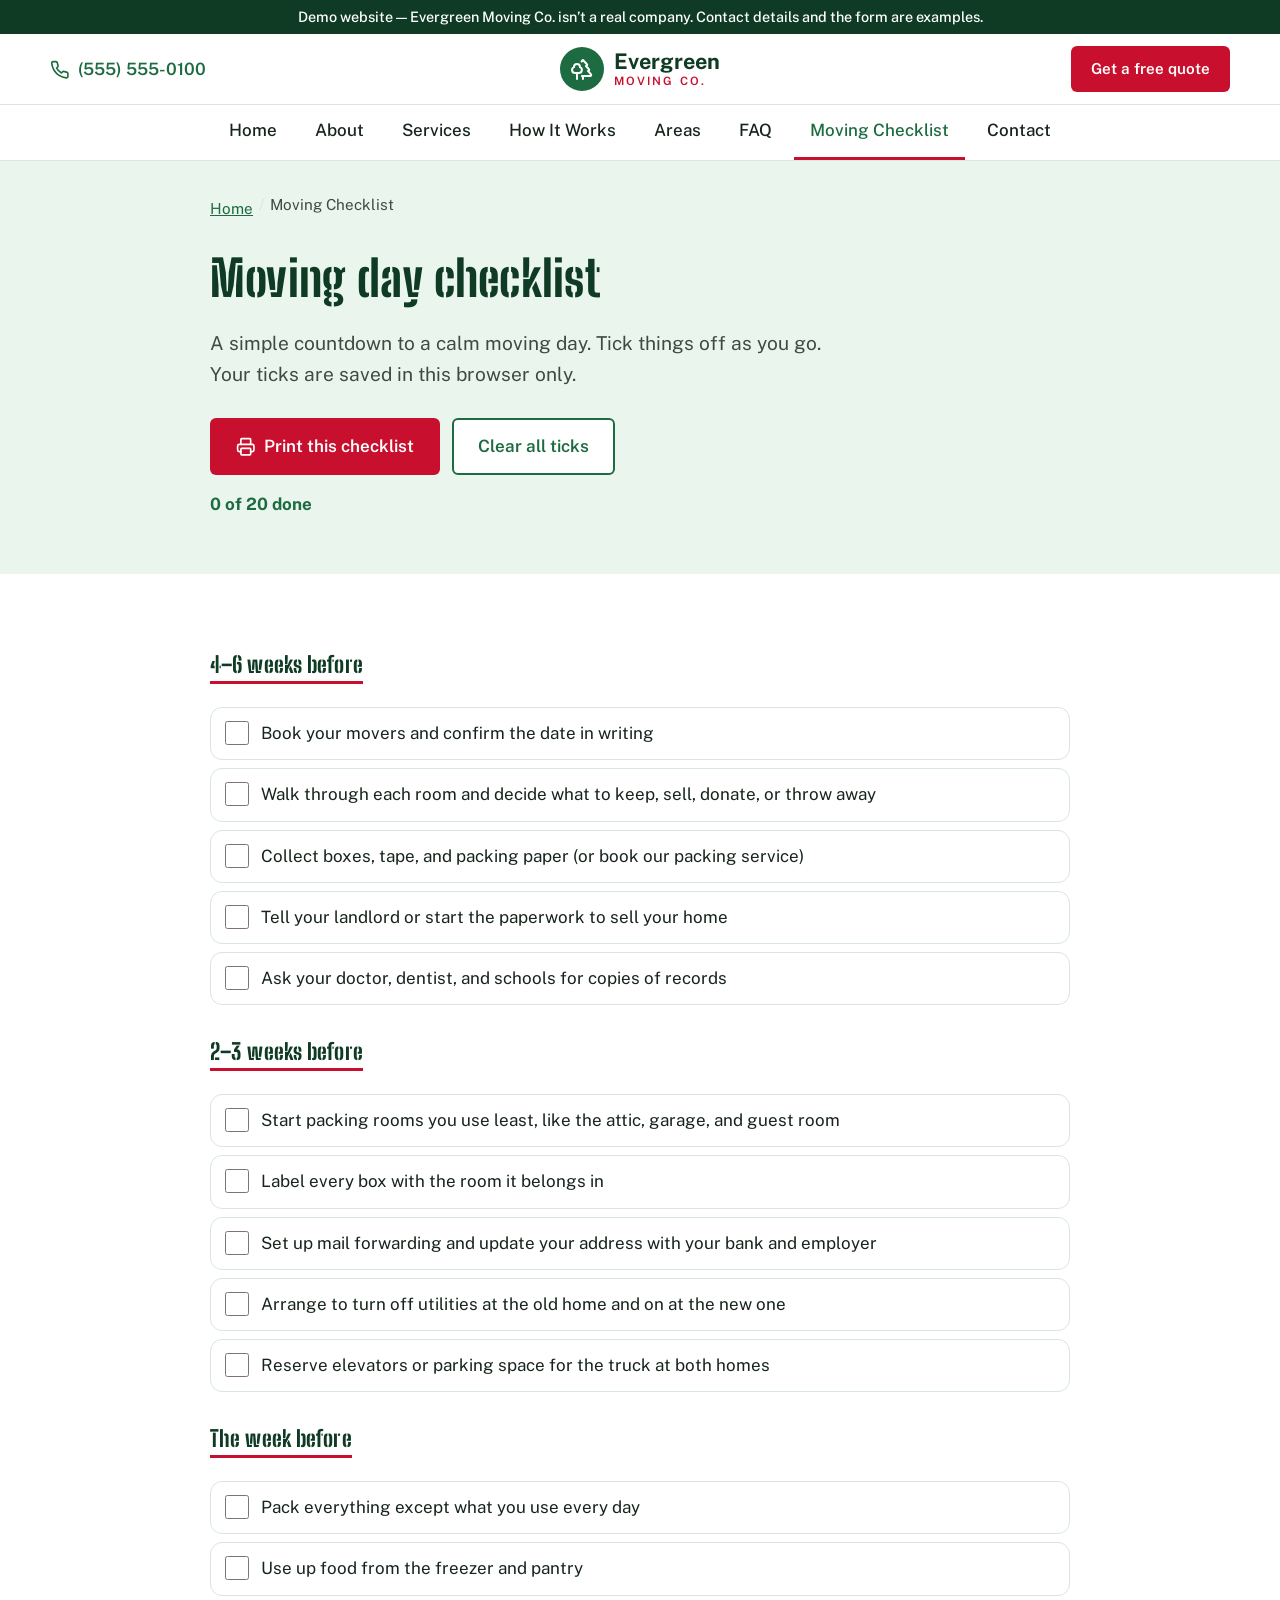
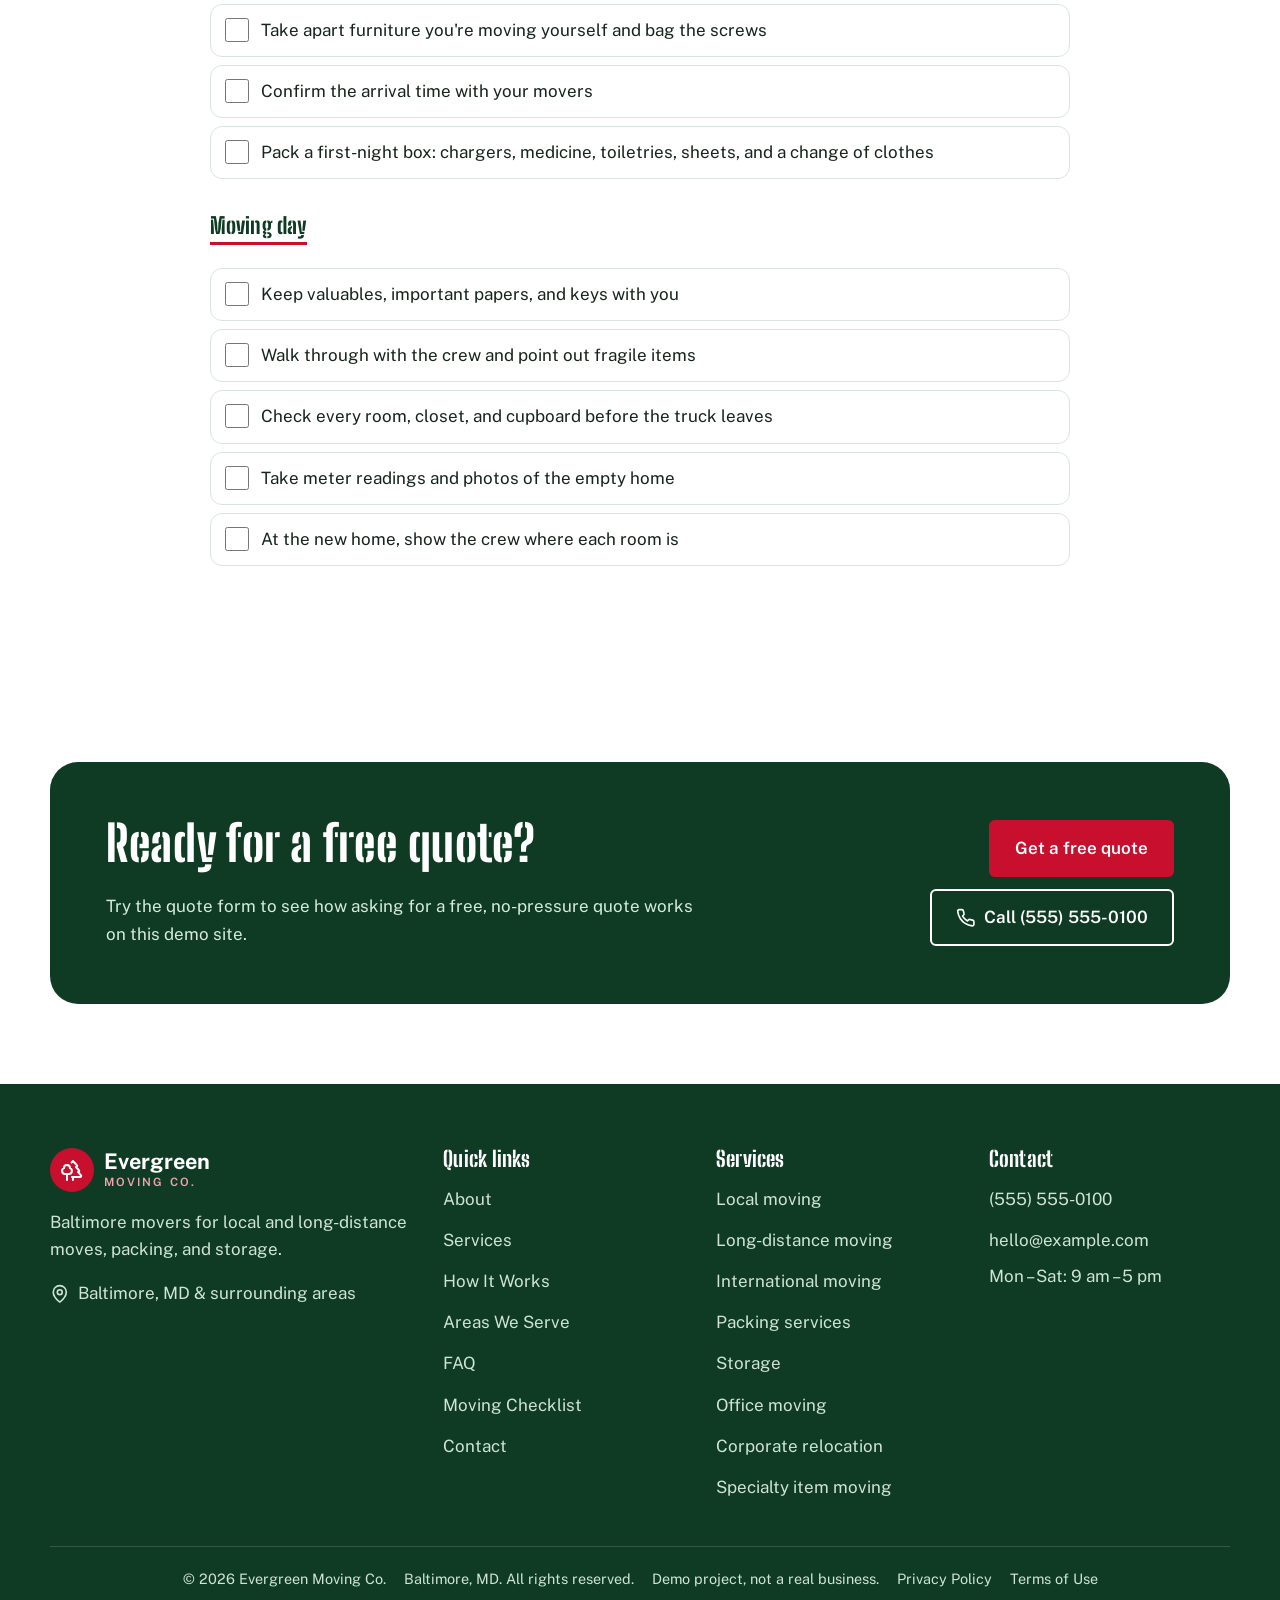
<file: moving-checklist.html>
<!DOCTYPE html>
<html lang="en-US" class="no-js">
<head>
  <meta charset="UTF-8">
  <meta name="viewport" content="width=device-width, initial-scale=1.0">
  <!-- Security rules: this page may only load files from this website, and may not send anything anywhere -->
  <meta http-equiv="Content-Security-Policy" content="default-src 'self'; script-src 'self'; style-src 'self'; img-src 'self' data:; font-src 'self'; connect-src 'none'; form-action 'none'; base-uri 'self'; object-src 'none'">
  <!-- This page was made from the home page's header and footer. If you change those, change them here too. -->
  <title>Moving Day Checklist | Evergreen Moving Co.</title>
  <meta name="description" content="A printable moving checklist: what to do 6 weeks, 2 weeks, 1 week before, and on moving day. Demo site.">
  <meta name="robots" content="noindex, follow">
  <link rel="canonical" href="https://leonpokov21greatman.github.io/Evergreen_moving-Co/moving-checklist.html">
  <meta name="theme-color" content="#1d6b40">
  <link rel="icon" href="favicon.svg" type="image/svg+xml">
  <link rel="apple-touch-icon" href="logo.png">
  <meta property="og:type" content="website">
  <meta property="og:site_name" content="Evergreen Moving Co.">
  <meta property="og:title" content="Moving Day Checklist | Evergreen Moving Co.">
  <meta property="og:description" content="A printable moving checklist: what to do 6 weeks, 2 weeks, 1 week before, and on moving day. Demo site.">
  <meta property="og:url" content="https://leonpokov21greatman.github.io/Evergreen_moving-Co/moving-checklist.html">
  <meta property="og:image" content="https://leonpokov21greatman.github.io/Evergreen_moving-Co/og-image.jpg">
  <meta property="og:image:width" content="1200">
  <meta property="og:image:height" content="630">
  <meta property="og:locale" content="en_US">
  <meta name="twitter:card" content="summary_large_image">
  <link rel="preload" href="fonts/bigshoulders-stencil.woff2" as="font" type="font/woff2" crossorigin>
  <link rel="preload" href="fonts/public-sans.woff2" as="font" type="font/woff2" crossorigin>
  <link rel="stylesheet" href="style.css">
</head>
<body>

  <a class="skip-link" href="#main">Skip to content</a>

  <!-- Demo notice: this is a practice website, not a real business -->
  <div class="demo-banner" role="note">Demo website &mdash; Evergreen Moving Co. isn&rsquo;t a real company. Contact details and the form are examples.</div>

  <header class="site-header" id="top">
    <div class="container header-inner">
      <a class="header-phone" href="tel:+15555550100">
        <svg class="lucide lucide-phone" xmlns="http://www.w3.org/2000/svg" viewBox="0 0 24 24" fill="none" stroke="currentColor" stroke-width="2" stroke-linecap="round" stroke-linejoin="round" aria-hidden="true" focusable="false"><path d="M22 16.92v3a2 2 0 0 1-2.18 2 19.79 19.79 0 0 1-8.63-3.07 19.5 19.5 0 0 1-6-6 19.79 19.79 0 0 1-3.07-8.67A2 2 0 0 1 4.11 2h3a2 2 0 0 1 2 1.72 12.84 12.84 0 0 0 .7 2.81 2 2 0 0 1-.45 2.11L8.09 9.91a16 16 0 0 0 6 6l1.27-1.27a2 2 0 0 1 2.11-.45 12.84 12.84 0 0 0 2.81.7A2 2 0 0 1 22 16.92z"/></svg>
        <span>(555) 555-0100</span>
      </a>

      <!-- Logo -->
      <a class="logo" href="index.html" aria-label="Evergreen Moving Co. home">
        <span class="logo-mark"><svg class="lucide lucide-trees" xmlns="http://www.w3.org/2000/svg" viewBox="0 0 24 24" fill="none" stroke="currentColor" stroke-width="2" stroke-linecap="round" stroke-linejoin="round" aria-hidden="true" focusable="false"><path d="M10 10v.2A3 3 0 0 1 8.9 16H5a3 3 0 0 1-1-5.8V10a3 3 0 0 1 6 0Z"/><path d="M7 16v6"/><path d="M13 19v3"/><path d="M12 19h8.3a1 1 0 0 0 .7-1.7L18 14h.3a1 1 0 0 0 .7-1.7L16 9h.2a1 1 0 0 0 .8-1.7L13 3l-1.4 1.5"/></svg></span>
        <span class="logo-text">Evergreen<small>Moving Co.</small></span>
      </a>

      <div class="header-actions">
        <a class="btn btn-red btn-small header-quote" href="index.html#quote">Get a free quote</a>
        <!-- Menu button (only shows on small screens) -->
        <button class="menu-toggle" type="button" aria-expanded="false" aria-controls="main-nav" aria-label="Open menu">
          <svg class="lucide lucide-menu icon-open" xmlns="http://www.w3.org/2000/svg" viewBox="0 0 24 24" fill="none" stroke="currentColor" stroke-width="2" stroke-linecap="round" stroke-linejoin="round" aria-hidden="true" focusable="false"><line x1="4" x2="20" y1="12" y2="12"/><line x1="4" x2="20" y1="6" y2="6"/><line x1="4" x2="20" y1="18" y2="18"/></svg>
          <svg class="lucide lucide-x icon-close" xmlns="http://www.w3.org/2000/svg" viewBox="0 0 24 24" fill="none" stroke="currentColor" stroke-width="2" stroke-linecap="round" stroke-linejoin="round" aria-hidden="true" focusable="false"><path d="M18 6 6 18"/><path d="m6 6 12 12"/></svg>
        </button>
      </div>
    </div>

    <!-- Main navigation -->
    <nav class="main-nav" id="main-nav" aria-label="Main">
      <ul class="container">
        <li><a href="index.html">Home</a></li>
        <li><a href="index.html#about">About</a></li>
        <li><a href="index.html#services">Services</a></li>
        <li><a href="index.html#how-it-works">How It Works</a></li>
        <li><a href="index.html#areas">Areas</a></li>
        <li><a href="index.html#faq">FAQ</a></li>
          <li><a href="moving-checklist.html">Moving Checklist</a></li>
        <li><a href="index.html#quote">Contact</a></li>
        <!-- Only shows in the phone menu, since the header hides the number on small screens -->
        <li class="nav-call"><a href="tel:+15555550100">Call (555) 555-0100</a></li>
      </ul>
    </nav>
  </header>

  <main id="main">

    <section class="page-hero" aria-labelledby="page-title">
      <div class="container narrow">
      <nav class="breadcrumb" aria-label="Breadcrumb">
        <ol>
          <li><a href="index.html">Home</a></li>
          <li aria-current="page">Moving Checklist</li>
        </ol>
      </nav>
        <h1 id="page-title">Moving day checklist</h1>
        <p class="hero-sub">A simple countdown to a calm moving day. Tick things off as you go. Your ticks are saved in this browser only.</p>
        <div class="hero-buttons">
          <button class="btn btn-red" type="button" data-print><svg class="lucide lucide-printer" xmlns="http://www.w3.org/2000/svg" viewBox="0 0 24 24" fill="none" stroke="currentColor" stroke-width="2" stroke-linecap="round" stroke-linejoin="round" aria-hidden="true" focusable="false"><path d="M6 18H4a2 2 0 0 1-2-2v-5a2 2 0 0 1 2-2h16a2 2 0 0 1 2 2v5a2 2 0 0 1-2 2h-2"/><path d="M6 9V3a1 1 0 0 1 1-1h10a1 1 0 0 1 1 1v6"/><rect x="6" y="14" width="12" height="8" rx="1"/></svg> Print this checklist</button>
          <button class="btn btn-outline" type="button" data-clear-checks>Clear all ticks</button>
        </div>
        <p class="checklist-progress" id="checklist-progress" role="status" aria-live="polite"></p>
      </div>
    </section>

    <div class="section">
      <div class="container narrow">
        <section class="checklist-group" aria-labelledby="cl-5">
          <h2 id="cl-5">4&ndash;6 weeks before</h2>
          <ul class="checklist">
            <li><label><input type="checkbox" data-check="1"> <span>Book your movers and confirm the date in writing</span></label></li>
            <li><label><input type="checkbox" data-check="2"> <span>Walk through each room and decide what to keep, sell, donate, or throw away</span></label></li>
            <li><label><input type="checkbox" data-check="3"> <span>Collect boxes, tape, and packing paper (or book our packing service)</span></label></li>
            <li><label><input type="checkbox" data-check="4"> <span>Tell your landlord or start the paperwork to sell your home</span></label></li>
            <li><label><input type="checkbox" data-check="5"> <span>Ask your doctor, dentist, and schools for copies of records</span></label></li>
          </ul>
        </section>
        <section class="checklist-group" aria-labelledby="cl-10">
          <h2 id="cl-10">2&ndash;3 weeks before</h2>
          <ul class="checklist">
            <li><label><input type="checkbox" data-check="6"> <span>Start packing rooms you use least, like the attic, garage, and guest room</span></label></li>
            <li><label><input type="checkbox" data-check="7"> <span>Label every box with the room it belongs in</span></label></li>
            <li><label><input type="checkbox" data-check="8"> <span>Set up mail forwarding and update your address with your bank and employer</span></label></li>
            <li><label><input type="checkbox" data-check="9"> <span>Arrange to turn off utilities at the old home and on at the new one</span></label></li>
            <li><label><input type="checkbox" data-check="10"> <span>Reserve elevators or parking space for the truck at both homes</span></label></li>
          </ul>
        </section>
        <section class="checklist-group" aria-labelledby="cl-15">
          <h2 id="cl-15">The week before</h2>
          <ul class="checklist">
            <li><label><input type="checkbox" data-check="11"> <span>Pack everything except what you use every day</span></label></li>
            <li><label><input type="checkbox" data-check="12"> <span>Use up food from the freezer and pantry</span></label></li>
            <li><label><input type="checkbox" data-check="13"> <span>Take apart furniture you're moving yourself and bag the screws</span></label></li>
            <li><label><input type="checkbox" data-check="14"> <span>Confirm the arrival time with your movers</span></label></li>
            <li><label><input type="checkbox" data-check="15"> <span>Pack a first-night box: chargers, medicine, toiletries, sheets, and a change of clothes</span></label></li>
          </ul>
        </section>
        <section class="checklist-group" aria-labelledby="cl-20">
          <h2 id="cl-20">Moving day</h2>
          <ul class="checklist">
            <li><label><input type="checkbox" data-check="16"> <span>Keep valuables, important papers, and keys with you</span></label></li>
            <li><label><input type="checkbox" data-check="17"> <span>Walk through with the crew and point out fragile items</span></label></li>
            <li><label><input type="checkbox" data-check="18"> <span>Check every room, closet, and cupboard before the truck leaves</span></label></li>
            <li><label><input type="checkbox" data-check="19"> <span>Take meter readings and photos of the empty home</span></label></li>
            <li><label><input type="checkbox" data-check="20"> <span>At the new home, show the crew where each room is</span></label></li>
          </ul>
        </section>
      </div>
    </div>

    <section class="section">
      <div class="container">
        <div class="cta-banner">
          <div>
            <h2>Ready for a free quote?</h2>
            <p>Try the quote form to see how asking for a free, no-pressure quote works on this demo site.</p>
          </div>
          <div class="cta-buttons">
            <a class="btn btn-red" href="index.html#quote">Get a free quote</a>
            <a class="btn btn-outline-light" href="tel:+15555550100"><svg class="lucide lucide-phone" xmlns="http://www.w3.org/2000/svg" viewBox="0 0 24 24" fill="none" stroke="currentColor" stroke-width="2" stroke-linecap="round" stroke-linejoin="round" aria-hidden="true" focusable="false"><path d="M22 16.92v3a2 2 0 0 1-2.18 2 19.79 19.79 0 0 1-8.63-3.07 19.5 19.5 0 0 1-6-6 19.79 19.79 0 0 1-3.07-8.67A2 2 0 0 1 4.11 2h3a2 2 0 0 1 2 1.72 12.84 12.84 0 0 0 .7 2.81 2 2 0 0 1-.45 2.11L8.09 9.91a16 16 0 0 0 6 6l1.27-1.27a2 2 0 0 1 2.11-.45 12.84 12.84 0 0 0 2.81.7A2 2 0 0 1 22 16.92z"/></svg> Call (555) 555-0100</a>
          </div>
        </div>
      </div>
    </section>
  </main>

  <footer class="site-footer">
    <div class="container footer-grid">
      <div>
        <a class="logo logo-light" href="index.html" aria-label="Evergreen Moving Co. home">
          <span class="logo-mark"><svg class="lucide lucide-trees" xmlns="http://www.w3.org/2000/svg" viewBox="0 0 24 24" fill="none" stroke="currentColor" stroke-width="2" stroke-linecap="round" stroke-linejoin="round" aria-hidden="true" focusable="false"><path d="M10 10v.2A3 3 0 0 1 8.9 16H5a3 3 0 0 1-1-5.8V10a3 3 0 0 1 6 0Z"/><path d="M7 16v6"/><path d="M13 19v3"/><path d="M12 19h8.3a1 1 0 0 0 .7-1.7L18 14h.3a1 1 0 0 0 .7-1.7L16 9h.2a1 1 0 0 0 .8-1.7L13 3l-1.4 1.5"/></svg></span>
          <span class="logo-text">Evergreen<small>Moving Co.</small></span>
        </a>
        <p>Baltimore movers for local and long-distance moves, packing, and storage.</p>
        <p><svg class="lucide lucide-map-pin" xmlns="http://www.w3.org/2000/svg" viewBox="0 0 24 24" fill="none" stroke="currentColor" stroke-width="2" stroke-linecap="round" stroke-linejoin="round" aria-hidden="true" focusable="false"><path d="M20 10c0 4.993-5.539 10.193-7.399 11.799a1 1 0 0 1-1.202 0C9.539 20.193 4 14.993 4 10a8 8 0 0 1 16 0"/><circle cx="12" cy="10" r="3"/></svg> Baltimore, MD &amp; surrounding areas</p>
        <!-- Add your USDOT / MC / Maryland licence numbers here once you have them, e.g. <p>USDOT #1234567</p> -->
      </div>
      <nav aria-label="Footer">
        <h2>Quick links</h2>
        <ul>
          <li><a href="index.html#about">About</a></li>
          <li><a href="index.html#services">Services</a></li>
          <li><a href="index.html#how-it-works">How It Works</a></li>
          <li><a href="index.html#areas">Areas We Serve</a></li>
          <li><a href="index.html#faq">FAQ</a></li>
          <li><a href="moving-checklist.html">Moving Checklist</a></li>
          <li><a href="index.html#quote">Contact</a></li>
        </ul>
      </nav>
      <div>
        <h2>Services</h2>
        <ul>
          <li><a href="local-moving.html">Local moving</a></li>
          <li><a href="long-distance-moving.html">Long-distance moving</a></li>
          <li><a href="international-moving.html">International moving</a></li>
          <li><a href="packing-services.html">Packing services</a></li>
          <li><a href="storage.html">Storage</a></li>
          <li><a href="office-moving.html">Office moving</a></li>
          <li><a href="corporate-relocation.html">Corporate relocation</a></li>
          <li><a href="specialty-items.html">Specialty item moving</a></li>
        </ul>
      </div>
      <div>
        <h2>Contact</h2>
        <ul>
          <li><a href="tel:+15555550100">(555) 555-0100</a></li>
          <li><a href="mailto:hello@example.com">hello@example.com</a></li>
          <li>Mon &ndash; Sat: 9 am &ndash; 5 pm</li>
        </ul>
      </div>
    </div>
    <div class="container footer-bottom">
      <p><span>&copy; <span id="year">2026</span> Evergreen Moving Co.</span><span>Baltimore, MD. All rights reserved.</span><span>Demo project, not a real business.</span><span><a href="privacy.html">Privacy Policy</a></span><span><a href="terms.html">Terms of Use</a></span></p>
    </div>
  </footer>

  <!-- Icons are from Lucide (lucide.dev, ISC license) -->
  <script src="script.js" defer></script>
</body>
</html>
</file>
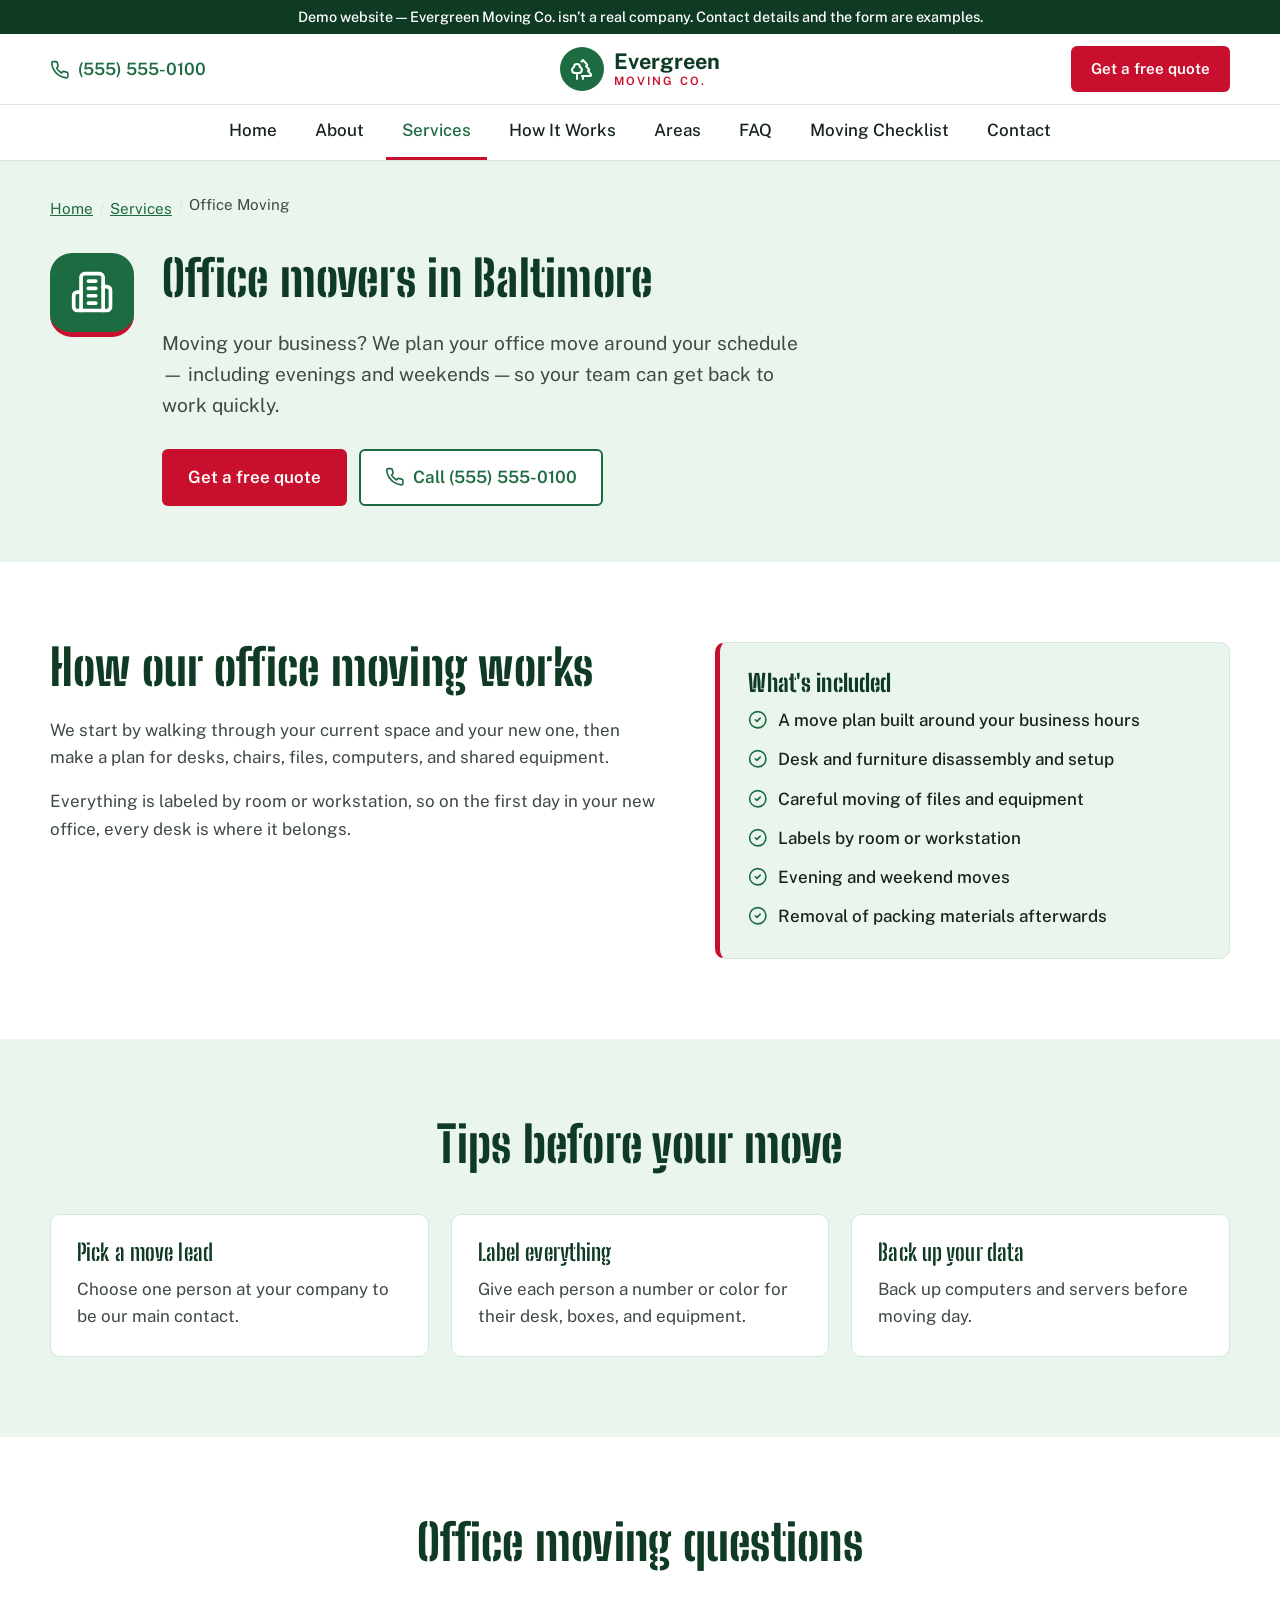
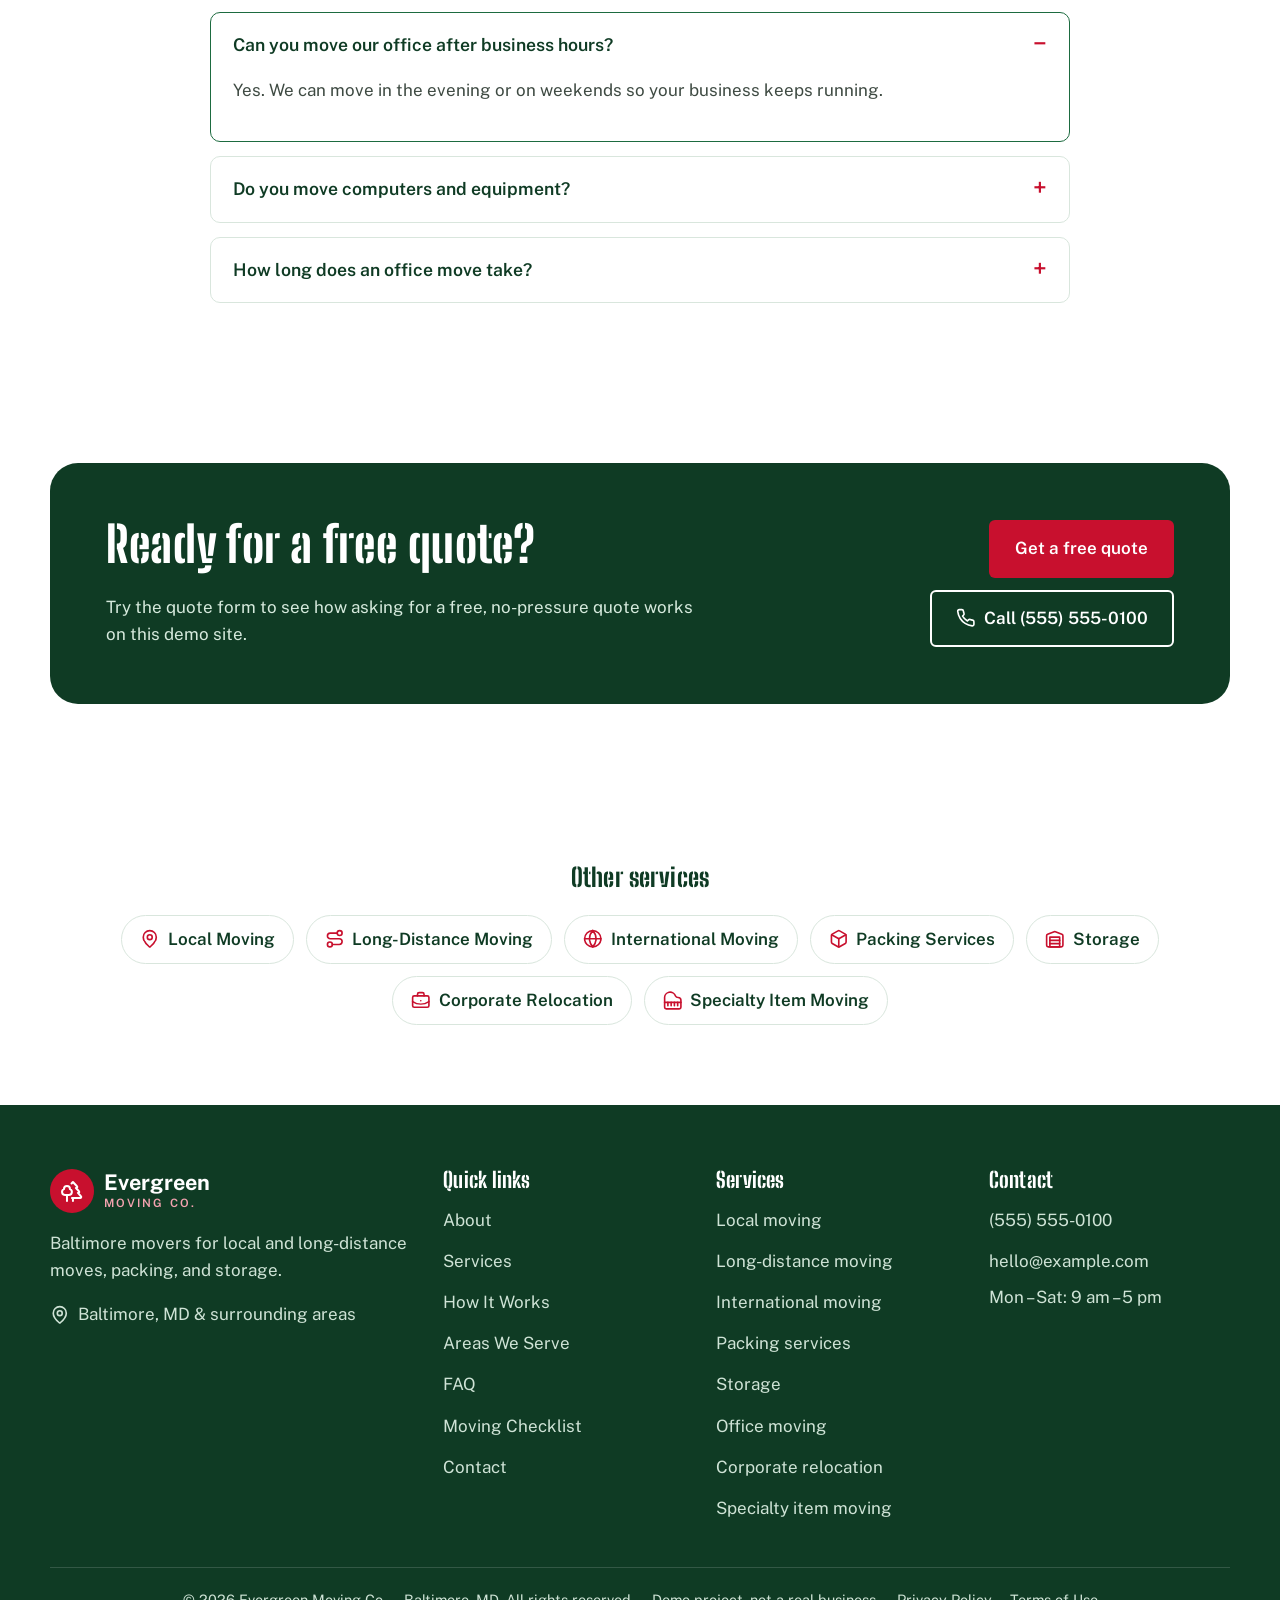
<file: office-moving.html>
<!DOCTYPE html>
<html lang="en-US" class="no-js">
<head>
  <meta charset="UTF-8">
  <meta name="viewport" content="width=device-width, initial-scale=1.0">
  <!-- Security rules: this page may only load files from this website, and may not send anything anywhere -->
  <meta http-equiv="Content-Security-Policy" content="default-src 'self'; script-src 'self'; style-src 'self'; img-src 'self' data:; font-src 'self'; connect-src 'none'; form-action 'none'; base-uri 'self'; object-src 'none'">
  <!-- This page was made from the home page's header and footer. If you change those, change them here too. -->
  <title>Office Movers in Baltimore, MD | Evergreen Moving Co.</title>
  <meta name="description" content="Office and commercial moving in Baltimore. Desks, files, and equipment moved after hours so your business keeps running. Call (555) 555-0100.">
  <meta name="robots" content="noindex, follow">
  <link rel="canonical" href="https://leonpokov21greatman.github.io/Evergreen_moving-Co/office-moving.html">
  <meta name="theme-color" content="#1d6b40">
  <link rel="icon" href="favicon.svg" type="image/svg+xml">
  <link rel="apple-touch-icon" href="logo.png">
  <meta property="og:type" content="website">
  <meta property="og:site_name" content="Evergreen Moving Co.">
  <meta property="og:title" content="Office Movers in Baltimore, MD | Evergreen Moving Co.">
  <meta property="og:description" content="Office and commercial moving in Baltimore. Desks, files, and equipment moved after hours so your business keeps running. Call (555) 555-0100.">
  <meta property="og:url" content="https://leonpokov21greatman.github.io/Evergreen_moving-Co/office-moving.html">
  <meta property="og:image" content="https://leonpokov21greatman.github.io/Evergreen_moving-Co/og-image.jpg">
  <meta property="og:image:width" content="1200">
  <meta property="og:image:height" content="630">
  <meta property="og:locale" content="en_US">
  <meta name="twitter:card" content="summary_large_image">
  <link rel="preload" href="fonts/bigshoulders-stencil.woff2" as="font" type="font/woff2" crossorigin>
  <link rel="preload" href="fonts/public-sans.woff2" as="font" type="font/woff2" crossorigin>
  <link rel="stylesheet" href="style.css">
  <script type="application/ld+json">
{
  "@context": "https://schema.org",
  "@graph": [
    {
      "@type": "Service",
      "name": "Office Moving in Baltimore, MD",
      "serviceType": "Office Moving",
      "url": "https://leonpokov21greatman.github.io/Evergreen_moving-Co/office-moving.html",
      "description": "Office and commercial moving in Baltimore. Desks, files, and equipment moved after hours so your business keeps running. Call (555) 555-0100.",
      "provider": {
        "@id": "https://leonpokov21greatman.github.io/Evergreen_moving-Co/#business"
      },
      "areaServed": {
        "@type": "City",
        "name": "Baltimore, MD"
      }
    },
    {
      "@type": "BreadcrumbList",
      "itemListElement": [
        {
          "@type": "ListItem",
          "position": 1,
          "name": "Home",
          "item": "https://leonpokov21greatman.github.io/Evergreen_moving-Co/"
        },
        {
          "@type": "ListItem",
          "position": 2,
          "name": "Services",
          "item": "https://leonpokov21greatman.github.io/Evergreen_moving-Co/#services"
        },
        {
          "@type": "ListItem",
          "position": 3,
          "name": "Office Moving",
          "item": "https://leonpokov21greatman.github.io/Evergreen_moving-Co/office-moving.html"
        }
      ]
    },
    {
      "@type": "FAQPage",
      "mainEntity": [
        {
          "@type": "Question",
          "name": "Can you move our office after business hours?",
          "acceptedAnswer": {
            "@type": "Answer",
            "text": "Yes. We can move in the evening or on weekends so your business keeps running."
          }
        },
        {
          "@type": "Question",
          "name": "Do you move computers and equipment?",
          "acceptedAnswer": {
            "@type": "Answer",
            "text": "Yes. We wrap and move computers, monitors, printers, and other equipment. Your IT team should disconnect and reconnect networks and servers."
          }
        },
        {
          "@type": "Question",
          "name": "How long does an office move take?",
          "acceptedAnswer": {
            "@type": "Answer",
            "text": "It depends on the size of your office. A small office can often move in one day."
          }
        }
      ]
    }
  ]
}
  </script>
</head>
<body>

  <a class="skip-link" href="#main">Skip to content</a>

  <!-- Demo notice: this is a practice website, not a real business -->
  <div class="demo-banner" role="note">Demo website &mdash; Evergreen Moving Co. isn&rsquo;t a real company. Contact details and the form are examples.</div>

  <header class="site-header" id="top">
    <div class="container header-inner">
      <a class="header-phone" href="tel:+15555550100">
        <svg class="lucide lucide-phone" xmlns="http://www.w3.org/2000/svg" viewBox="0 0 24 24" fill="none" stroke="currentColor" stroke-width="2" stroke-linecap="round" stroke-linejoin="round" aria-hidden="true" focusable="false"><path d="M22 16.92v3a2 2 0 0 1-2.18 2 19.79 19.79 0 0 1-8.63-3.07 19.5 19.5 0 0 1-6-6 19.79 19.79 0 0 1-3.07-8.67A2 2 0 0 1 4.11 2h3a2 2 0 0 1 2 1.72 12.84 12.84 0 0 0 .7 2.81 2 2 0 0 1-.45 2.11L8.09 9.91a16 16 0 0 0 6 6l1.27-1.27a2 2 0 0 1 2.11-.45 12.84 12.84 0 0 0 2.81.7A2 2 0 0 1 22 16.92z"/></svg>
        <span>(555) 555-0100</span>
      </a>

      <!-- Logo -->
      <a class="logo" href="index.html" aria-label="Evergreen Moving Co. home">
        <span class="logo-mark"><svg class="lucide lucide-trees" xmlns="http://www.w3.org/2000/svg" viewBox="0 0 24 24" fill="none" stroke="currentColor" stroke-width="2" stroke-linecap="round" stroke-linejoin="round" aria-hidden="true" focusable="false"><path d="M10 10v.2A3 3 0 0 1 8.9 16H5a3 3 0 0 1-1-5.8V10a3 3 0 0 1 6 0Z"/><path d="M7 16v6"/><path d="M13 19v3"/><path d="M12 19h8.3a1 1 0 0 0 .7-1.7L18 14h.3a1 1 0 0 0 .7-1.7L16 9h.2a1 1 0 0 0 .8-1.7L13 3l-1.4 1.5"/></svg></span>
        <span class="logo-text">Evergreen<small>Moving Co.</small></span>
      </a>

      <div class="header-actions">
        <a class="btn btn-red btn-small header-quote" href="index.html#quote">Get a free quote</a>
        <!-- Menu button (only shows on small screens) -->
        <button class="menu-toggle" type="button" aria-expanded="false" aria-controls="main-nav" aria-label="Open menu">
          <svg class="lucide lucide-menu icon-open" xmlns="http://www.w3.org/2000/svg" viewBox="0 0 24 24" fill="none" stroke="currentColor" stroke-width="2" stroke-linecap="round" stroke-linejoin="round" aria-hidden="true" focusable="false"><line x1="4" x2="20" y1="12" y2="12"/><line x1="4" x2="20" y1="6" y2="6"/><line x1="4" x2="20" y1="18" y2="18"/></svg>
          <svg class="lucide lucide-x icon-close" xmlns="http://www.w3.org/2000/svg" viewBox="0 0 24 24" fill="none" stroke="currentColor" stroke-width="2" stroke-linecap="round" stroke-linejoin="round" aria-hidden="true" focusable="false"><path d="M18 6 6 18"/><path d="m6 6 12 12"/></svg>
        </button>
      </div>
    </div>

    <!-- Main navigation -->
    <nav class="main-nav" id="main-nav" aria-label="Main">
      <ul class="container">
        <li><a href="index.html">Home</a></li>
        <li><a href="index.html#about">About</a></li>
        <li><a href="index.html#services">Services</a></li>
        <li><a href="index.html#how-it-works">How It Works</a></li>
        <li><a href="index.html#areas">Areas</a></li>
        <li><a href="index.html#faq">FAQ</a></li>
          <li><a href="moving-checklist.html">Moving Checklist</a></li>
        <li><a href="index.html#quote">Contact</a></li>
        <!-- Only shows in the phone menu, since the header hides the number on small screens -->
        <li class="nav-call"><a href="tel:+15555550100">Call (555) 555-0100</a></li>
      </ul>
    </nav>
  </header>

  <main id="main">

    <section class="page-hero" aria-labelledby="page-title">
      <div class="container">
      <nav class="breadcrumb" aria-label="Breadcrumb">
        <ol>
          <li><a href="index.html">Home</a></li>
          <li><a href="index.html#services">Services</a></li>
          <li aria-current="page">Office Moving</li>
        </ol>
      </nav>
        <div class="page-hero-inner">
          <span class="page-hero-icon"><svg class="lucide lucide-building-2" xmlns="http://www.w3.org/2000/svg" viewBox="0 0 24 24" fill="none" stroke="currentColor" stroke-width="2" stroke-linecap="round" stroke-linejoin="round" aria-hidden="true" focusable="false"><path d="M6 22V4a2 2 0 0 1 2-2h8a2 2 0 0 1 2 2v18Z"/><path d="M6 12H4a2 2 0 0 0-2 2v6a2 2 0 0 0 2 2h2"/><path d="M18 9h2a2 2 0 0 1 2 2v9a2 2 0 0 1-2 2h-2"/><path d="M10 6h4"/><path d="M10 10h4"/><path d="M10 14h4"/><path d="M10 18h4"/></svg></span>
          <div>
            <h1 id="page-title">Office movers in Baltimore</h1>
            <p class="hero-sub">Moving your business? We plan your office move around your schedule &mdash; including evenings and weekends &mdash; so your team can get back to work quickly.</p>
            <div class="hero-buttons">
              <a class="btn btn-red" href="index.html#quote">Get a free quote</a>
              <a class="btn btn-outline" href="tel:+15555550100"><svg class="lucide lucide-phone" xmlns="http://www.w3.org/2000/svg" viewBox="0 0 24 24" fill="none" stroke="currentColor" stroke-width="2" stroke-linecap="round" stroke-linejoin="round" aria-hidden="true" focusable="false"><path d="M22 16.92v3a2 2 0 0 1-2.18 2 19.79 19.79 0 0 1-8.63-3.07 19.5 19.5 0 0 1-6-6 19.79 19.79 0 0 1-3.07-8.67A2 2 0 0 1 4.11 2h3a2 2 0 0 1 2 1.72 12.84 12.84 0 0 0 .7 2.81 2 2 0 0 1-.45 2.11L8.09 9.91a16 16 0 0 0 6 6l1.27-1.27a2 2 0 0 1 2.11-.45 12.84 12.84 0 0 0 2.81.7A2 2 0 0 1 22 16.92z"/></svg> Call (555) 555-0100</a>
            </div>
          </div>
        </div>
      </div>
    </section>

    <section class="section" aria-labelledby="included-title">
      <div class="container two-col">
        <div>
          <h2>How our office moving works</h2>
          <p>We start by walking through your current space and your new one, then make a plan for desks, chairs, files, computers, and shared equipment.</p>
          <p>Everything is labeled by room or workstation, so on the first day in your new office, every desk is where it belongs.</p>
        </div>
        <div class="included-box">
          <h2 id="included-title">What's included</h2>
          <ul class="check-list">
            <li><svg class="lucide lucide-circle-check" xmlns="http://www.w3.org/2000/svg" viewBox="0 0 24 24" fill="none" stroke="currentColor" stroke-width="2" stroke-linecap="round" stroke-linejoin="round" aria-hidden="true" focusable="false"><circle cx="12" cy="12" r="10"/><path d="m9 12 2 2 4-4"/></svg> A move plan built around your business hours</li>
            <li><svg class="lucide lucide-circle-check" xmlns="http://www.w3.org/2000/svg" viewBox="0 0 24 24" fill="none" stroke="currentColor" stroke-width="2" stroke-linecap="round" stroke-linejoin="round" aria-hidden="true" focusable="false"><circle cx="12" cy="12" r="10"/><path d="m9 12 2 2 4-4"/></svg> Desk and furniture disassembly and setup</li>
            <li><svg class="lucide lucide-circle-check" xmlns="http://www.w3.org/2000/svg" viewBox="0 0 24 24" fill="none" stroke="currentColor" stroke-width="2" stroke-linecap="round" stroke-linejoin="round" aria-hidden="true" focusable="false"><circle cx="12" cy="12" r="10"/><path d="m9 12 2 2 4-4"/></svg> Careful moving of files and equipment</li>
            <li><svg class="lucide lucide-circle-check" xmlns="http://www.w3.org/2000/svg" viewBox="0 0 24 24" fill="none" stroke="currentColor" stroke-width="2" stroke-linecap="round" stroke-linejoin="round" aria-hidden="true" focusable="false"><circle cx="12" cy="12" r="10"/><path d="m9 12 2 2 4-4"/></svg> Labels by room or workstation</li>
            <li><svg class="lucide lucide-circle-check" xmlns="http://www.w3.org/2000/svg" viewBox="0 0 24 24" fill="none" stroke="currentColor" stroke-width="2" stroke-linecap="round" stroke-linejoin="round" aria-hidden="true" focusable="false"><circle cx="12" cy="12" r="10"/><path d="m9 12 2 2 4-4"/></svg> Evening and weekend moves</li>
            <li><svg class="lucide lucide-circle-check" xmlns="http://www.w3.org/2000/svg" viewBox="0 0 24 24" fill="none" stroke="currentColor" stroke-width="2" stroke-linecap="round" stroke-linejoin="round" aria-hidden="true" focusable="false"><circle cx="12" cy="12" r="10"/><path d="m9 12 2 2 4-4"/></svg> Removal of packing materials afterwards</li>
          </ul>
        </div>
      </div>
    </section>

    <section class="section tips-section" aria-labelledby="tips-title">
      <div class="container">
        <div class="section-head">
          <h2 id="tips-title">Tips before your move</h2>
        </div>
        <div class="card-grid three">
          <article class="card">
            <h3>Pick a move lead</h3>
            <p>Choose one person at your company to be our main contact.</p>
          </article>
          <article class="card">
            <h3>Label everything</h3>
            <p>Give each person a number or color for their desk, boxes, and equipment.</p>
          </article>
          <article class="card">
            <h3>Back up your data</h3>
            <p>Back up computers and servers before moving day.</p>
          </article>
        </div>
      </div>
    </section>

    <section class="section" aria-labelledby="faq-title">
      <div class="container narrow">
        <div class="section-head">
          <h2 id="faq-title">Office moving questions</h2>
        </div>
        <div class="faq">
          <details open>
            <summary>Can you move our office after business hours?</summary>
            <div class="faq-body"><p>Yes. We can move in the evening or on weekends so your business keeps running.</p></div>
          </details>
          <details>
            <summary>Do you move computers and equipment?</summary>
            <div class="faq-body"><p>Yes. We wrap and move computers, monitors, printers, and other equipment. Your IT team should disconnect and reconnect networks and servers.</p></div>
          </details>
          <details>
            <summary>How long does an office move take?</summary>
            <div class="faq-body"><p>It depends on the size of your office. A small office can often move in one day.</p></div>
          </details>
        </div>
      </div>
    </section>

    <section class="section">
      <div class="container">
        <div class="cta-banner">
          <div>
            <h2>Ready for a free quote?</h2>
            <p>Try the quote form to see how asking for a free, no-pressure quote works on this demo site.</p>
          </div>
          <div class="cta-buttons">
            <a class="btn btn-red" href="index.html#quote">Get a free quote</a>
            <a class="btn btn-outline-light" href="tel:+15555550100"><svg class="lucide lucide-phone" xmlns="http://www.w3.org/2000/svg" viewBox="0 0 24 24" fill="none" stroke="currentColor" stroke-width="2" stroke-linecap="round" stroke-linejoin="round" aria-hidden="true" focusable="false"><path d="M22 16.92v3a2 2 0 0 1-2.18 2 19.79 19.79 0 0 1-8.63-3.07 19.5 19.5 0 0 1-6-6 19.79 19.79 0 0 1-3.07-8.67A2 2 0 0 1 4.11 2h3a2 2 0 0 1 2 1.72 12.84 12.84 0 0 0 .7 2.81 2 2 0 0 1-.45 2.11L8.09 9.91a16 16 0 0 0 6 6l1.27-1.27a2 2 0 0 1 2.11-.45 12.84 12.84 0 0 0 2.81.7A2 2 0 0 1 22 16.92z"/></svg> Call (555) 555-0100</a>
          </div>
        </div>
      </div>
    </section>

    <section class="section related" aria-labelledby="related-title">
      <div class="container">
        <h2 id="related-title">Other services</h2>
        <ul class="related-list">
          <li><a href="local-moving.html"><svg class="lucide lucide-map-pin" xmlns="http://www.w3.org/2000/svg" viewBox="0 0 24 24" fill="none" stroke="currentColor" stroke-width="2" stroke-linecap="round" stroke-linejoin="round" aria-hidden="true" focusable="false"><path d="M20 10c0 4.993-5.539 10.193-7.399 11.799a1 1 0 0 1-1.202 0C9.539 20.193 4 14.993 4 10a8 8 0 0 1 16 0"/><circle cx="12" cy="10" r="3"/></svg> Local Moving</a></li>
          <li><a href="long-distance-moving.html"><svg class="lucide lucide-route" xmlns="http://www.w3.org/2000/svg" viewBox="0 0 24 24" fill="none" stroke="currentColor" stroke-width="2" stroke-linecap="round" stroke-linejoin="round" aria-hidden="true" focusable="false"><circle cx="6" cy="19" r="3"/><path d="M9 19h8.5a3.5 3.5 0 0 0 0-7h-11a3.5 3.5 0 0 1 0-7H15"/><circle cx="18" cy="5" r="3"/></svg> Long-Distance Moving</a></li>
          <li><a href="international-moving.html"><svg class="lucide lucide-globe" xmlns="http://www.w3.org/2000/svg" viewBox="0 0 24 24" fill="none" stroke="currentColor" stroke-width="2" stroke-linecap="round" stroke-linejoin="round" aria-hidden="true" focusable="false"><circle cx="12" cy="12" r="10"/><path d="M12 2a14.5 14.5 0 0 0 0 20 14.5 14.5 0 0 0 0-20"/><path d="M2 12h20"/></svg> International Moving</a></li>
          <li><a href="packing-services.html"><svg class="lucide lucide-box" xmlns="http://www.w3.org/2000/svg" viewBox="0 0 24 24" fill="none" stroke="currentColor" stroke-width="2" stroke-linecap="round" stroke-linejoin="round" aria-hidden="true" focusable="false"><path d="M21 8a2 2 0 0 0-1-1.73l-7-4a2 2 0 0 0-2 0l-7 4A2 2 0 0 0 3 8v8a2 2 0 0 0 1 1.73l7 4a2 2 0 0 0 2 0l7-4A2 2 0 0 0 21 16Z"/><path d="m3.3 7 8.7 5 8.7-5"/><path d="M12 22V12"/></svg> Packing Services</a></li>
          <li><a href="storage.html"><svg class="lucide lucide-warehouse" xmlns="http://www.w3.org/2000/svg" viewBox="0 0 24 24" fill="none" stroke="currentColor" stroke-width="2" stroke-linecap="round" stroke-linejoin="round" aria-hidden="true" focusable="false"><path d="M22 8.35V20a2 2 0 0 1-2 2H4a2 2 0 0 1-2-2V8.35A2 2 0 0 1 3.26 6.5l8-3.2a2 2 0 0 1 1.48 0l8 3.2A2 2 0 0 1 22 8.35Z"/><path d="M6 18h12"/><path d="M6 14h12"/><rect width="12" height="12" x="6" y="10"/></svg> Storage</a></li>
          <li><a href="corporate-relocation.html"><svg class="lucide lucide-briefcase-business" xmlns="http://www.w3.org/2000/svg" viewBox="0 0 24 24" fill="none" stroke="currentColor" stroke-width="2" stroke-linecap="round" stroke-linejoin="round" aria-hidden="true" focusable="false"><path d="M12 12h.01"/><path d="M16 6V4a2 2 0 0 0-2-2h-4a2 2 0 0 0-2 2v2"/><path d="M22 13a18.15 18.15 0 0 1-20 0"/><rect width="20" height="14" x="2" y="6" rx="2"/></svg> Corporate Relocation</a></li>
          <li><a href="specialty-items.html"><svg class="lucide lucide-piano" xmlns="http://www.w3.org/2000/svg" viewBox="0 0 24 24" fill="none" stroke="currentColor" stroke-width="2" stroke-linecap="round" stroke-linejoin="round" aria-hidden="true" focusable="false"><path d="M18.5 8c-1.4 0-2.6-.8-3.2-2A6.87 6.87 0 0 0 2 9v11a2 2 0 0 0 2 2h16a2 2 0 0 0 2-2v-8.5C22 9.6 20.4 8 18.5 8"/><path d="M2 14h20"/><path d="M6 14v4"/><path d="M10 14v4"/><path d="M14 14v4"/><path d="M18 14v4"/></svg> Specialty Item Moving</a></li>
        </ul>
      </div>
    </section>
  </main>

  <footer class="site-footer">
    <div class="container footer-grid">
      <div>
        <a class="logo logo-light" href="index.html" aria-label="Evergreen Moving Co. home">
          <span class="logo-mark"><svg class="lucide lucide-trees" xmlns="http://www.w3.org/2000/svg" viewBox="0 0 24 24" fill="none" stroke="currentColor" stroke-width="2" stroke-linecap="round" stroke-linejoin="round" aria-hidden="true" focusable="false"><path d="M10 10v.2A3 3 0 0 1 8.9 16H5a3 3 0 0 1-1-5.8V10a3 3 0 0 1 6 0Z"/><path d="M7 16v6"/><path d="M13 19v3"/><path d="M12 19h8.3a1 1 0 0 0 .7-1.7L18 14h.3a1 1 0 0 0 .7-1.7L16 9h.2a1 1 0 0 0 .8-1.7L13 3l-1.4 1.5"/></svg></span>
          <span class="logo-text">Evergreen<small>Moving Co.</small></span>
        </a>
        <p>Baltimore movers for local and long-distance moves, packing, and storage.</p>
        <p><svg class="lucide lucide-map-pin" xmlns="http://www.w3.org/2000/svg" viewBox="0 0 24 24" fill="none" stroke="currentColor" stroke-width="2" stroke-linecap="round" stroke-linejoin="round" aria-hidden="true" focusable="false"><path d="M20 10c0 4.993-5.539 10.193-7.399 11.799a1 1 0 0 1-1.202 0C9.539 20.193 4 14.993 4 10a8 8 0 0 1 16 0"/><circle cx="12" cy="10" r="3"/></svg> Baltimore, MD &amp; surrounding areas</p>
        <!-- Add your USDOT / MC / Maryland licence numbers here once you have them, e.g. <p>USDOT #1234567</p> -->
      </div>
      <nav aria-label="Footer">
        <h2>Quick links</h2>
        <ul>
          <li><a href="index.html#about">About</a></li>
          <li><a href="index.html#services">Services</a></li>
          <li><a href="index.html#how-it-works">How It Works</a></li>
          <li><a href="index.html#areas">Areas We Serve</a></li>
          <li><a href="index.html#faq">FAQ</a></li>
          <li><a href="moving-checklist.html">Moving Checklist</a></li>
          <li><a href="index.html#quote">Contact</a></li>
        </ul>
      </nav>
      <div>
        <h2>Services</h2>
        <ul>
          <li><a href="local-moving.html">Local moving</a></li>
          <li><a href="long-distance-moving.html">Long-distance moving</a></li>
          <li><a href="international-moving.html">International moving</a></li>
          <li><a href="packing-services.html">Packing services</a></li>
          <li><a href="storage.html">Storage</a></li>
          <li><a href="office-moving.html">Office moving</a></li>
          <li><a href="corporate-relocation.html">Corporate relocation</a></li>
          <li><a href="specialty-items.html">Specialty item moving</a></li>
        </ul>
      </div>
      <div>
        <h2>Contact</h2>
        <ul>
          <li><a href="tel:+15555550100">(555) 555-0100</a></li>
          <li><a href="mailto:hello@example.com">hello@example.com</a></li>
          <li>Mon &ndash; Sat: 9 am &ndash; 5 pm</li>
        </ul>
      </div>
    </div>
    <div class="container footer-bottom">
      <p><span>&copy; <span id="year">2026</span> Evergreen Moving Co.</span><span>Baltimore, MD. All rights reserved.</span><span>Demo project, not a real business.</span><span><a href="privacy.html">Privacy Policy</a></span><span><a href="terms.html">Terms of Use</a></span></p>
    </div>
  </footer>

  <!-- Icons are from Lucide (lucide.dev, ISC license) -->
  <script src="script.js" defer></script>
</body>
</html>
</file>
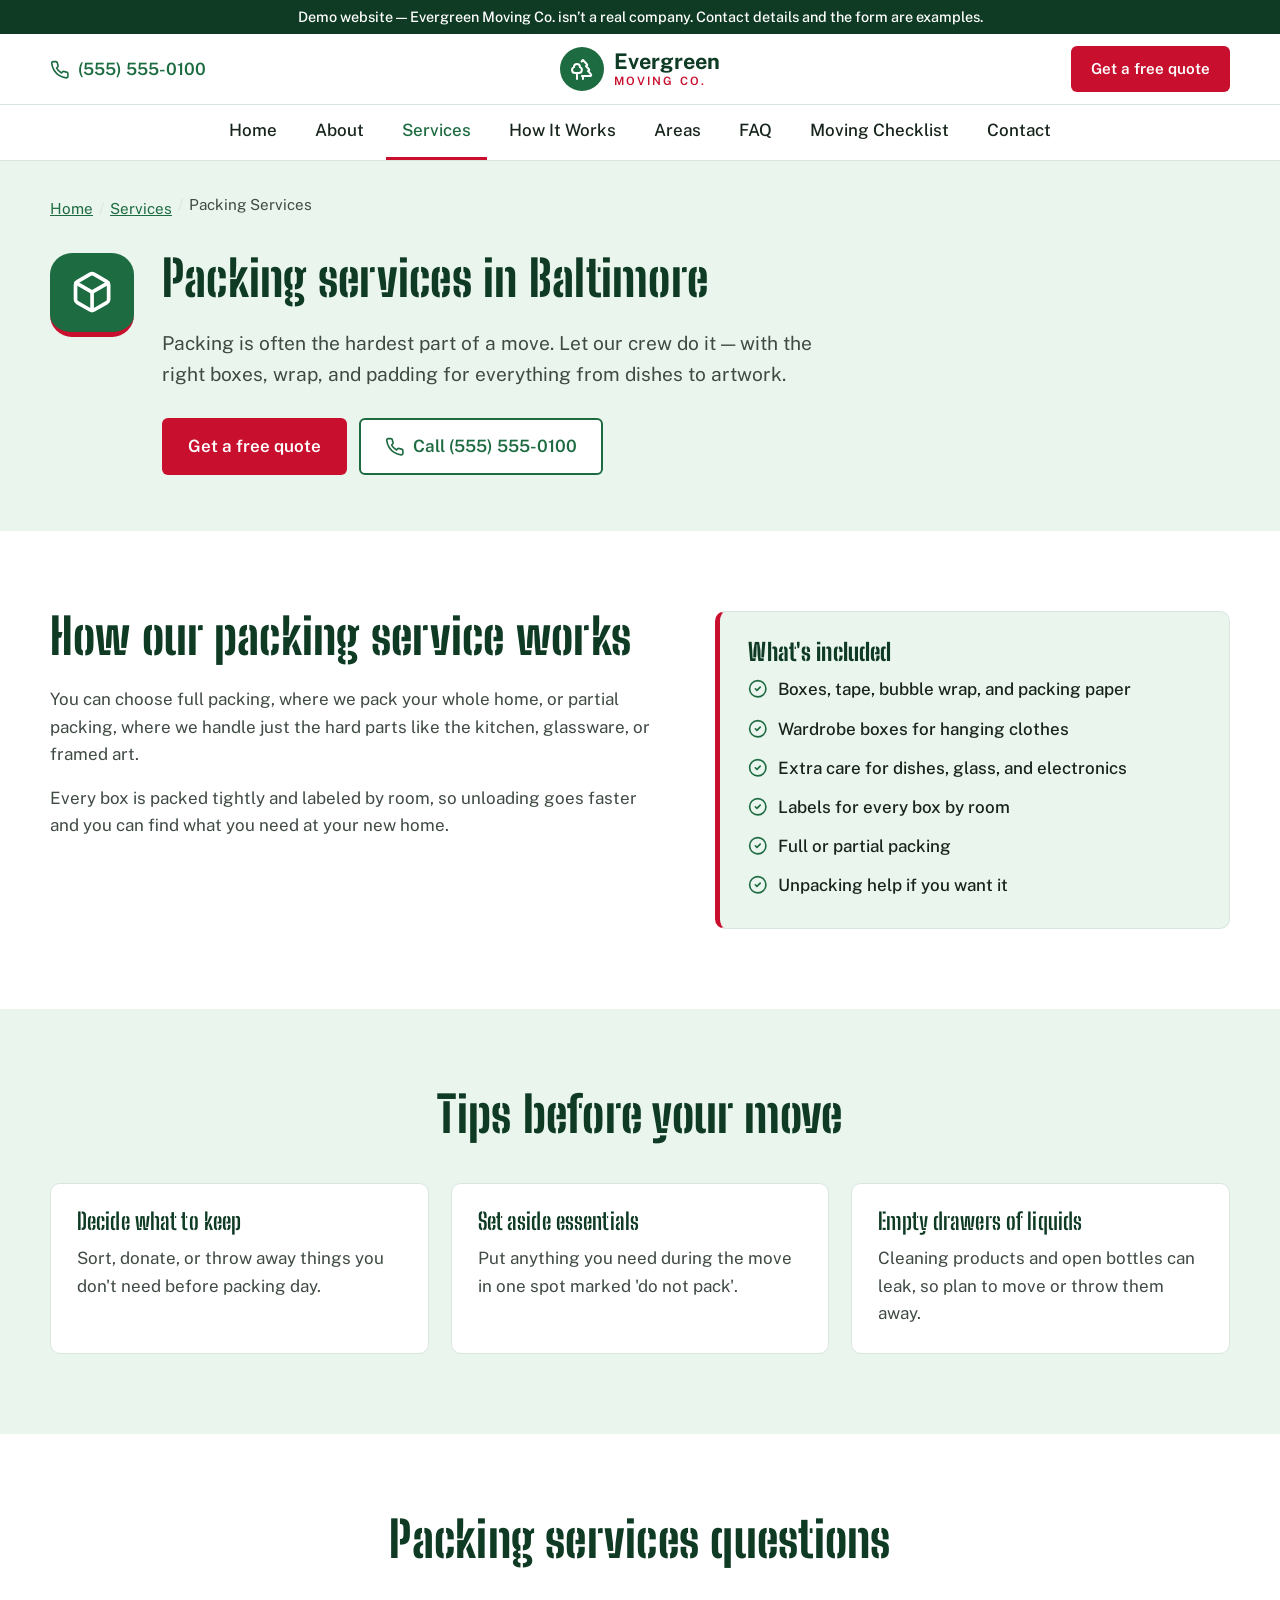
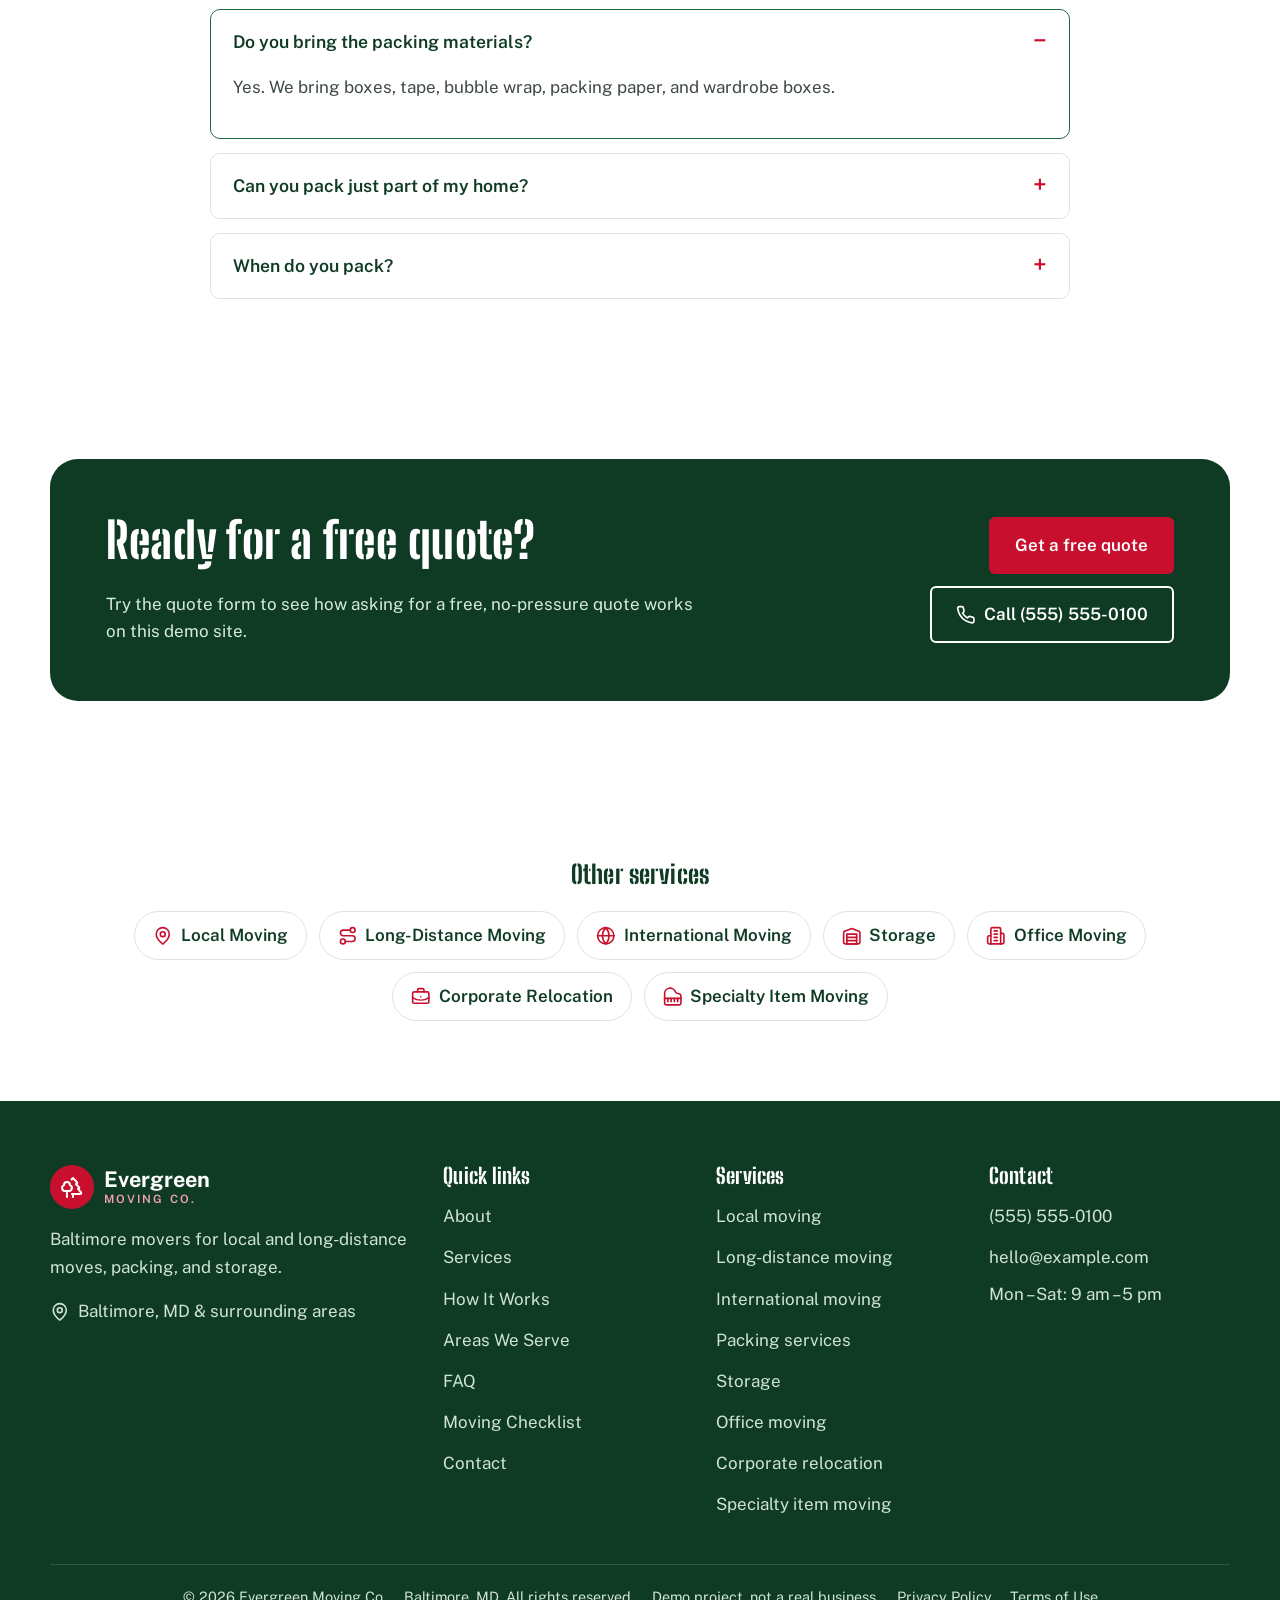
<file: packing-services.html>
<!DOCTYPE html>
<html lang="en-US" class="no-js">
<head>
  <meta charset="UTF-8">
  <meta name="viewport" content="width=device-width, initial-scale=1.0">
  <!-- Security rules: this page may only load files from this website, and may not send anything anywhere -->
  <meta http-equiv="Content-Security-Policy" content="default-src 'self'; script-src 'self'; style-src 'self'; img-src 'self' data:; font-src 'self'; connect-src 'none'; form-action 'none'; base-uri 'self'; object-src 'none'">
  <!-- This page was made from the home page's header and footer. If you change those, change them here too. -->
  <title>Packing Services in Baltimore, MD | Evergreen Moving Co.</title>
  <meta name="description" content="Professional packing services in Baltimore. We bring boxes, tape, and wrap and pack your home safely. Full or partial packing. Call (555) 555-0100.">
  <meta name="robots" content="noindex, follow">
  <link rel="canonical" href="https://leonpokov21greatman.github.io/Evergreen_moving-Co/packing-services.html">
  <meta name="theme-color" content="#1d6b40">
  <link rel="icon" href="favicon.svg" type="image/svg+xml">
  <link rel="apple-touch-icon" href="logo.png">
  <meta property="og:type" content="website">
  <meta property="og:site_name" content="Evergreen Moving Co.">
  <meta property="og:title" content="Packing Services in Baltimore, MD | Evergreen Moving Co.">
  <meta property="og:description" content="Professional packing services in Baltimore. We bring boxes, tape, and wrap and pack your home safely. Full or partial packing. Call (555) 555-0100.">
  <meta property="og:url" content="https://leonpokov21greatman.github.io/Evergreen_moving-Co/packing-services.html">
  <meta property="og:image" content="https://leonpokov21greatman.github.io/Evergreen_moving-Co/og-image.jpg">
  <meta property="og:image:width" content="1200">
  <meta property="og:image:height" content="630">
  <meta property="og:locale" content="en_US">
  <meta name="twitter:card" content="summary_large_image">
  <link rel="preload" href="fonts/bigshoulders-stencil.woff2" as="font" type="font/woff2" crossorigin>
  <link rel="preload" href="fonts/public-sans.woff2" as="font" type="font/woff2" crossorigin>
  <link rel="stylesheet" href="style.css">
  <script type="application/ld+json">
{
  "@context": "https://schema.org",
  "@graph": [
    {
      "@type": "Service",
      "name": "Packing Services in Baltimore, MD",
      "serviceType": "Packing Services",
      "url": "https://leonpokov21greatman.github.io/Evergreen_moving-Co/packing-services.html",
      "description": "Professional packing services in Baltimore. We bring boxes, tape, and wrap and pack your home safely. Full or partial packing. Call (555) 555-0100.",
      "provider": {
        "@id": "https://leonpokov21greatman.github.io/Evergreen_moving-Co/#business"
      },
      "areaServed": {
        "@type": "City",
        "name": "Baltimore, MD"
      }
    },
    {
      "@type": "BreadcrumbList",
      "itemListElement": [
        {
          "@type": "ListItem",
          "position": 1,
          "name": "Home",
          "item": "https://leonpokov21greatman.github.io/Evergreen_moving-Co/"
        },
        {
          "@type": "ListItem",
          "position": 2,
          "name": "Services",
          "item": "https://leonpokov21greatman.github.io/Evergreen_moving-Co/#services"
        },
        {
          "@type": "ListItem",
          "position": 3,
          "name": "Packing Services",
          "item": "https://leonpokov21greatman.github.io/Evergreen_moving-Co/packing-services.html"
        }
      ]
    },
    {
      "@type": "FAQPage",
      "mainEntity": [
        {
          "@type": "Question",
          "name": "Do you bring the packing materials?",
          "acceptedAnswer": {
            "@type": "Answer",
            "text": "Yes. We bring boxes, tape, bubble wrap, packing paper, and wardrobe boxes."
          }
        },
        {
          "@type": "Question",
          "name": "Can you pack just part of my home?",
          "acceptedAnswer": {
            "@type": "Answer",
            "text": "Yes. Many customers pack the easy things themselves and have us pack the kitchen, glassware, or artwork."
          }
        },
        {
          "@type": "Question",
          "name": "When do you pack?",
          "acceptedAnswer": {
            "@type": "Answer",
            "text": "Small homes are often packed the morning of the move. Larger homes are usually packed the day before."
          }
        }
      ]
    }
  ]
}
  </script>
</head>
<body>

  <a class="skip-link" href="#main">Skip to content</a>

  <!-- Demo notice: this is a practice website, not a real business -->
  <div class="demo-banner" role="note">Demo website &mdash; Evergreen Moving Co. isn&rsquo;t a real company. Contact details and the form are examples.</div>

  <header class="site-header" id="top">
    <div class="container header-inner">
      <a class="header-phone" href="tel:+15555550100">
        <svg class="lucide lucide-phone" xmlns="http://www.w3.org/2000/svg" viewBox="0 0 24 24" fill="none" stroke="currentColor" stroke-width="2" stroke-linecap="round" stroke-linejoin="round" aria-hidden="true" focusable="false"><path d="M22 16.92v3a2 2 0 0 1-2.18 2 19.79 19.79 0 0 1-8.63-3.07 19.5 19.5 0 0 1-6-6 19.79 19.79 0 0 1-3.07-8.67A2 2 0 0 1 4.11 2h3a2 2 0 0 1 2 1.72 12.84 12.84 0 0 0 .7 2.81 2 2 0 0 1-.45 2.11L8.09 9.91a16 16 0 0 0 6 6l1.27-1.27a2 2 0 0 1 2.11-.45 12.84 12.84 0 0 0 2.81.7A2 2 0 0 1 22 16.92z"/></svg>
        <span>(555) 555-0100</span>
      </a>

      <!-- Logo -->
      <a class="logo" href="index.html" aria-label="Evergreen Moving Co. home">
        <span class="logo-mark"><svg class="lucide lucide-trees" xmlns="http://www.w3.org/2000/svg" viewBox="0 0 24 24" fill="none" stroke="currentColor" stroke-width="2" stroke-linecap="round" stroke-linejoin="round" aria-hidden="true" focusable="false"><path d="M10 10v.2A3 3 0 0 1 8.9 16H5a3 3 0 0 1-1-5.8V10a3 3 0 0 1 6 0Z"/><path d="M7 16v6"/><path d="M13 19v3"/><path d="M12 19h8.3a1 1 0 0 0 .7-1.7L18 14h.3a1 1 0 0 0 .7-1.7L16 9h.2a1 1 0 0 0 .8-1.7L13 3l-1.4 1.5"/></svg></span>
        <span class="logo-text">Evergreen<small>Moving Co.</small></span>
      </a>

      <div class="header-actions">
        <a class="btn btn-red btn-small header-quote" href="index.html#quote">Get a free quote</a>
        <!-- Menu button (only shows on small screens) -->
        <button class="menu-toggle" type="button" aria-expanded="false" aria-controls="main-nav" aria-label="Open menu">
          <svg class="lucide lucide-menu icon-open" xmlns="http://www.w3.org/2000/svg" viewBox="0 0 24 24" fill="none" stroke="currentColor" stroke-width="2" stroke-linecap="round" stroke-linejoin="round" aria-hidden="true" focusable="false"><line x1="4" x2="20" y1="12" y2="12"/><line x1="4" x2="20" y1="6" y2="6"/><line x1="4" x2="20" y1="18" y2="18"/></svg>
          <svg class="lucide lucide-x icon-close" xmlns="http://www.w3.org/2000/svg" viewBox="0 0 24 24" fill="none" stroke="currentColor" stroke-width="2" stroke-linecap="round" stroke-linejoin="round" aria-hidden="true" focusable="false"><path d="M18 6 6 18"/><path d="m6 6 12 12"/></svg>
        </button>
      </div>
    </div>

    <!-- Main navigation -->
    <nav class="main-nav" id="main-nav" aria-label="Main">
      <ul class="container">
        <li><a href="index.html">Home</a></li>
        <li><a href="index.html#about">About</a></li>
        <li><a href="index.html#services">Services</a></li>
        <li><a href="index.html#how-it-works">How It Works</a></li>
        <li><a href="index.html#areas">Areas</a></li>
        <li><a href="index.html#faq">FAQ</a></li>
          <li><a href="moving-checklist.html">Moving Checklist</a></li>
        <li><a href="index.html#quote">Contact</a></li>
        <!-- Only shows in the phone menu, since the header hides the number on small screens -->
        <li class="nav-call"><a href="tel:+15555550100">Call (555) 555-0100</a></li>
      </ul>
    </nav>
  </header>

  <main id="main">

    <section class="page-hero" aria-labelledby="page-title">
      <div class="container">
      <nav class="breadcrumb" aria-label="Breadcrumb">
        <ol>
          <li><a href="index.html">Home</a></li>
          <li><a href="index.html#services">Services</a></li>
          <li aria-current="page">Packing Services</li>
        </ol>
      </nav>
        <div class="page-hero-inner">
          <span class="page-hero-icon"><svg class="lucide lucide-box" xmlns="http://www.w3.org/2000/svg" viewBox="0 0 24 24" fill="none" stroke="currentColor" stroke-width="2" stroke-linecap="round" stroke-linejoin="round" aria-hidden="true" focusable="false"><path d="M21 8a2 2 0 0 0-1-1.73l-7-4a2 2 0 0 0-2 0l-7 4A2 2 0 0 0 3 8v8a2 2 0 0 0 1 1.73l7 4a2 2 0 0 0 2 0l7-4A2 2 0 0 0 21 16Z"/><path d="m3.3 7 8.7 5 8.7-5"/><path d="M12 22V12"/></svg></span>
          <div>
            <h1 id="page-title">Packing services in Baltimore</h1>
            <p class="hero-sub">Packing is often the hardest part of a move. Let our crew do it &mdash; with the right boxes, wrap, and padding for everything from dishes to artwork.</p>
            <div class="hero-buttons">
              <a class="btn btn-red" href="index.html#quote">Get a free quote</a>
              <a class="btn btn-outline" href="tel:+15555550100"><svg class="lucide lucide-phone" xmlns="http://www.w3.org/2000/svg" viewBox="0 0 24 24" fill="none" stroke="currentColor" stroke-width="2" stroke-linecap="round" stroke-linejoin="round" aria-hidden="true" focusable="false"><path d="M22 16.92v3a2 2 0 0 1-2.18 2 19.79 19.79 0 0 1-8.63-3.07 19.5 19.5 0 0 1-6-6 19.79 19.79 0 0 1-3.07-8.67A2 2 0 0 1 4.11 2h3a2 2 0 0 1 2 1.72 12.84 12.84 0 0 0 .7 2.81 2 2 0 0 1-.45 2.11L8.09 9.91a16 16 0 0 0 6 6l1.27-1.27a2 2 0 0 1 2.11-.45 12.84 12.84 0 0 0 2.81.7A2 2 0 0 1 22 16.92z"/></svg> Call (555) 555-0100</a>
            </div>
          </div>
        </div>
      </div>
    </section>

    <section class="section" aria-labelledby="included-title">
      <div class="container two-col">
        <div>
          <h2>How our packing service works</h2>
          <p>You can choose full packing, where we pack your whole home, or partial packing, where we handle just the hard parts like the kitchen, glassware, or framed art.</p>
          <p>Every box is packed tightly and labeled by room, so unloading goes faster and you can find what you need at your new home.</p>
        </div>
        <div class="included-box">
          <h2 id="included-title">What's included</h2>
          <ul class="check-list">
            <li><svg class="lucide lucide-circle-check" xmlns="http://www.w3.org/2000/svg" viewBox="0 0 24 24" fill="none" stroke="currentColor" stroke-width="2" stroke-linecap="round" stroke-linejoin="round" aria-hidden="true" focusable="false"><circle cx="12" cy="12" r="10"/><path d="m9 12 2 2 4-4"/></svg> Boxes, tape, bubble wrap, and packing paper</li>
            <li><svg class="lucide lucide-circle-check" xmlns="http://www.w3.org/2000/svg" viewBox="0 0 24 24" fill="none" stroke="currentColor" stroke-width="2" stroke-linecap="round" stroke-linejoin="round" aria-hidden="true" focusable="false"><circle cx="12" cy="12" r="10"/><path d="m9 12 2 2 4-4"/></svg> Wardrobe boxes for hanging clothes</li>
            <li><svg class="lucide lucide-circle-check" xmlns="http://www.w3.org/2000/svg" viewBox="0 0 24 24" fill="none" stroke="currentColor" stroke-width="2" stroke-linecap="round" stroke-linejoin="round" aria-hidden="true" focusable="false"><circle cx="12" cy="12" r="10"/><path d="m9 12 2 2 4-4"/></svg> Extra care for dishes, glass, and electronics</li>
            <li><svg class="lucide lucide-circle-check" xmlns="http://www.w3.org/2000/svg" viewBox="0 0 24 24" fill="none" stroke="currentColor" stroke-width="2" stroke-linecap="round" stroke-linejoin="round" aria-hidden="true" focusable="false"><circle cx="12" cy="12" r="10"/><path d="m9 12 2 2 4-4"/></svg> Labels for every box by room</li>
            <li><svg class="lucide lucide-circle-check" xmlns="http://www.w3.org/2000/svg" viewBox="0 0 24 24" fill="none" stroke="currentColor" stroke-width="2" stroke-linecap="round" stroke-linejoin="round" aria-hidden="true" focusable="false"><circle cx="12" cy="12" r="10"/><path d="m9 12 2 2 4-4"/></svg> Full or partial packing</li>
            <li><svg class="lucide lucide-circle-check" xmlns="http://www.w3.org/2000/svg" viewBox="0 0 24 24" fill="none" stroke="currentColor" stroke-width="2" stroke-linecap="round" stroke-linejoin="round" aria-hidden="true" focusable="false"><circle cx="12" cy="12" r="10"/><path d="m9 12 2 2 4-4"/></svg> Unpacking help if you want it</li>
          </ul>
        </div>
      </div>
    </section>

    <section class="section tips-section" aria-labelledby="tips-title">
      <div class="container">
        <div class="section-head">
          <h2 id="tips-title">Tips before your move</h2>
        </div>
        <div class="card-grid three">
          <article class="card">
            <h3>Decide what to keep</h3>
            <p>Sort, donate, or throw away things you don&#x27;t need before packing day.</p>
          </article>
          <article class="card">
            <h3>Set aside essentials</h3>
            <p>Put anything you need during the move in one spot marked &#x27;do not pack&#x27;.</p>
          </article>
          <article class="card">
            <h3>Empty drawers of liquids</h3>
            <p>Cleaning products and open bottles can leak, so plan to move or throw them away.</p>
          </article>
        </div>
      </div>
    </section>

    <section class="section" aria-labelledby="faq-title">
      <div class="container narrow">
        <div class="section-head">
          <h2 id="faq-title">Packing services questions</h2>
        </div>
        <div class="faq">
          <details open>
            <summary>Do you bring the packing materials?</summary>
            <div class="faq-body"><p>Yes. We bring boxes, tape, bubble wrap, packing paper, and wardrobe boxes.</p></div>
          </details>
          <details>
            <summary>Can you pack just part of my home?</summary>
            <div class="faq-body"><p>Yes. Many customers pack the easy things themselves and have us pack the kitchen, glassware, or artwork.</p></div>
          </details>
          <details>
            <summary>When do you pack?</summary>
            <div class="faq-body"><p>Small homes are often packed the morning of the move. Larger homes are usually packed the day before.</p></div>
          </details>
        </div>
      </div>
    </section>

    <section class="section">
      <div class="container">
        <div class="cta-banner">
          <div>
            <h2>Ready for a free quote?</h2>
            <p>Try the quote form to see how asking for a free, no-pressure quote works on this demo site.</p>
          </div>
          <div class="cta-buttons">
            <a class="btn btn-red" href="index.html#quote">Get a free quote</a>
            <a class="btn btn-outline-light" href="tel:+15555550100"><svg class="lucide lucide-phone" xmlns="http://www.w3.org/2000/svg" viewBox="0 0 24 24" fill="none" stroke="currentColor" stroke-width="2" stroke-linecap="round" stroke-linejoin="round" aria-hidden="true" focusable="false"><path d="M22 16.92v3a2 2 0 0 1-2.18 2 19.79 19.79 0 0 1-8.63-3.07 19.5 19.5 0 0 1-6-6 19.79 19.79 0 0 1-3.07-8.67A2 2 0 0 1 4.11 2h3a2 2 0 0 1 2 1.72 12.84 12.84 0 0 0 .7 2.81 2 2 0 0 1-.45 2.11L8.09 9.91a16 16 0 0 0 6 6l1.27-1.27a2 2 0 0 1 2.11-.45 12.84 12.84 0 0 0 2.81.7A2 2 0 0 1 22 16.92z"/></svg> Call (555) 555-0100</a>
          </div>
        </div>
      </div>
    </section>

    <section class="section related" aria-labelledby="related-title">
      <div class="container">
        <h2 id="related-title">Other services</h2>
        <ul class="related-list">
          <li><a href="local-moving.html"><svg class="lucide lucide-map-pin" xmlns="http://www.w3.org/2000/svg" viewBox="0 0 24 24" fill="none" stroke="currentColor" stroke-width="2" stroke-linecap="round" stroke-linejoin="round" aria-hidden="true" focusable="false"><path d="M20 10c0 4.993-5.539 10.193-7.399 11.799a1 1 0 0 1-1.202 0C9.539 20.193 4 14.993 4 10a8 8 0 0 1 16 0"/><circle cx="12" cy="10" r="3"/></svg> Local Moving</a></li>
          <li><a href="long-distance-moving.html"><svg class="lucide lucide-route" xmlns="http://www.w3.org/2000/svg" viewBox="0 0 24 24" fill="none" stroke="currentColor" stroke-width="2" stroke-linecap="round" stroke-linejoin="round" aria-hidden="true" focusable="false"><circle cx="6" cy="19" r="3"/><path d="M9 19h8.5a3.5 3.5 0 0 0 0-7h-11a3.5 3.5 0 0 1 0-7H15"/><circle cx="18" cy="5" r="3"/></svg> Long-Distance Moving</a></li>
          <li><a href="international-moving.html"><svg class="lucide lucide-globe" xmlns="http://www.w3.org/2000/svg" viewBox="0 0 24 24" fill="none" stroke="currentColor" stroke-width="2" stroke-linecap="round" stroke-linejoin="round" aria-hidden="true" focusable="false"><circle cx="12" cy="12" r="10"/><path d="M12 2a14.5 14.5 0 0 0 0 20 14.5 14.5 0 0 0 0-20"/><path d="M2 12h20"/></svg> International Moving</a></li>
          <li><a href="storage.html"><svg class="lucide lucide-warehouse" xmlns="http://www.w3.org/2000/svg" viewBox="0 0 24 24" fill="none" stroke="currentColor" stroke-width="2" stroke-linecap="round" stroke-linejoin="round" aria-hidden="true" focusable="false"><path d="M22 8.35V20a2 2 0 0 1-2 2H4a2 2 0 0 1-2-2V8.35A2 2 0 0 1 3.26 6.5l8-3.2a2 2 0 0 1 1.48 0l8 3.2A2 2 0 0 1 22 8.35Z"/><path d="M6 18h12"/><path d="M6 14h12"/><rect width="12" height="12" x="6" y="10"/></svg> Storage</a></li>
          <li><a href="office-moving.html"><svg class="lucide lucide-building-2" xmlns="http://www.w3.org/2000/svg" viewBox="0 0 24 24" fill="none" stroke="currentColor" stroke-width="2" stroke-linecap="round" stroke-linejoin="round" aria-hidden="true" focusable="false"><path d="M6 22V4a2 2 0 0 1 2-2h8a2 2 0 0 1 2 2v18Z"/><path d="M6 12H4a2 2 0 0 0-2 2v6a2 2 0 0 0 2 2h2"/><path d="M18 9h2a2 2 0 0 1 2 2v9a2 2 0 0 1-2 2h-2"/><path d="M10 6h4"/><path d="M10 10h4"/><path d="M10 14h4"/><path d="M10 18h4"/></svg> Office Moving</a></li>
          <li><a href="corporate-relocation.html"><svg class="lucide lucide-briefcase-business" xmlns="http://www.w3.org/2000/svg" viewBox="0 0 24 24" fill="none" stroke="currentColor" stroke-width="2" stroke-linecap="round" stroke-linejoin="round" aria-hidden="true" focusable="false"><path d="M12 12h.01"/><path d="M16 6V4a2 2 0 0 0-2-2h-4a2 2 0 0 0-2 2v2"/><path d="M22 13a18.15 18.15 0 0 1-20 0"/><rect width="20" height="14" x="2" y="6" rx="2"/></svg> Corporate Relocation</a></li>
          <li><a href="specialty-items.html"><svg class="lucide lucide-piano" xmlns="http://www.w3.org/2000/svg" viewBox="0 0 24 24" fill="none" stroke="currentColor" stroke-width="2" stroke-linecap="round" stroke-linejoin="round" aria-hidden="true" focusable="false"><path d="M18.5 8c-1.4 0-2.6-.8-3.2-2A6.87 6.87 0 0 0 2 9v11a2 2 0 0 0 2 2h16a2 2 0 0 0 2-2v-8.5C22 9.6 20.4 8 18.5 8"/><path d="M2 14h20"/><path d="M6 14v4"/><path d="M10 14v4"/><path d="M14 14v4"/><path d="M18 14v4"/></svg> Specialty Item Moving</a></li>
        </ul>
      </div>
    </section>
  </main>

  <footer class="site-footer">
    <div class="container footer-grid">
      <div>
        <a class="logo logo-light" href="index.html" aria-label="Evergreen Moving Co. home">
          <span class="logo-mark"><svg class="lucide lucide-trees" xmlns="http://www.w3.org/2000/svg" viewBox="0 0 24 24" fill="none" stroke="currentColor" stroke-width="2" stroke-linecap="round" stroke-linejoin="round" aria-hidden="true" focusable="false"><path d="M10 10v.2A3 3 0 0 1 8.9 16H5a3 3 0 0 1-1-5.8V10a3 3 0 0 1 6 0Z"/><path d="M7 16v6"/><path d="M13 19v3"/><path d="M12 19h8.3a1 1 0 0 0 .7-1.7L18 14h.3a1 1 0 0 0 .7-1.7L16 9h.2a1 1 0 0 0 .8-1.7L13 3l-1.4 1.5"/></svg></span>
          <span class="logo-text">Evergreen<small>Moving Co.</small></span>
        </a>
        <p>Baltimore movers for local and long-distance moves, packing, and storage.</p>
        <p><svg class="lucide lucide-map-pin" xmlns="http://www.w3.org/2000/svg" viewBox="0 0 24 24" fill="none" stroke="currentColor" stroke-width="2" stroke-linecap="round" stroke-linejoin="round" aria-hidden="true" focusable="false"><path d="M20 10c0 4.993-5.539 10.193-7.399 11.799a1 1 0 0 1-1.202 0C9.539 20.193 4 14.993 4 10a8 8 0 0 1 16 0"/><circle cx="12" cy="10" r="3"/></svg> Baltimore, MD &amp; surrounding areas</p>
        <!-- Add your USDOT / MC / Maryland licence numbers here once you have them, e.g. <p>USDOT #1234567</p> -->
      </div>
      <nav aria-label="Footer">
        <h2>Quick links</h2>
        <ul>
          <li><a href="index.html#about">About</a></li>
          <li><a href="index.html#services">Services</a></li>
          <li><a href="index.html#how-it-works">How It Works</a></li>
          <li><a href="index.html#areas">Areas We Serve</a></li>
          <li><a href="index.html#faq">FAQ</a></li>
          <li><a href="moving-checklist.html">Moving Checklist</a></li>
          <li><a href="index.html#quote">Contact</a></li>
        </ul>
      </nav>
      <div>
        <h2>Services</h2>
        <ul>
          <li><a href="local-moving.html">Local moving</a></li>
          <li><a href="long-distance-moving.html">Long-distance moving</a></li>
          <li><a href="international-moving.html">International moving</a></li>
          <li><a href="packing-services.html">Packing services</a></li>
          <li><a href="storage.html">Storage</a></li>
          <li><a href="office-moving.html">Office moving</a></li>
          <li><a href="corporate-relocation.html">Corporate relocation</a></li>
          <li><a href="specialty-items.html">Specialty item moving</a></li>
        </ul>
      </div>
      <div>
        <h2>Contact</h2>
        <ul>
          <li><a href="tel:+15555550100">(555) 555-0100</a></li>
          <li><a href="mailto:hello@example.com">hello@example.com</a></li>
          <li>Mon &ndash; Sat: 9 am &ndash; 5 pm</li>
        </ul>
      </div>
    </div>
    <div class="container footer-bottom">
      <p><span>&copy; <span id="year">2026</span> Evergreen Moving Co.</span><span>Baltimore, MD. All rights reserved.</span><span>Demo project, not a real business.</span><span><a href="privacy.html">Privacy Policy</a></span><span><a href="terms.html">Terms of Use</a></span></p>
    </div>
  </footer>

  <!-- Icons are from Lucide (lucide.dev, ISC license) -->
  <script src="script.js" defer></script>
</body>
</html>
</file>
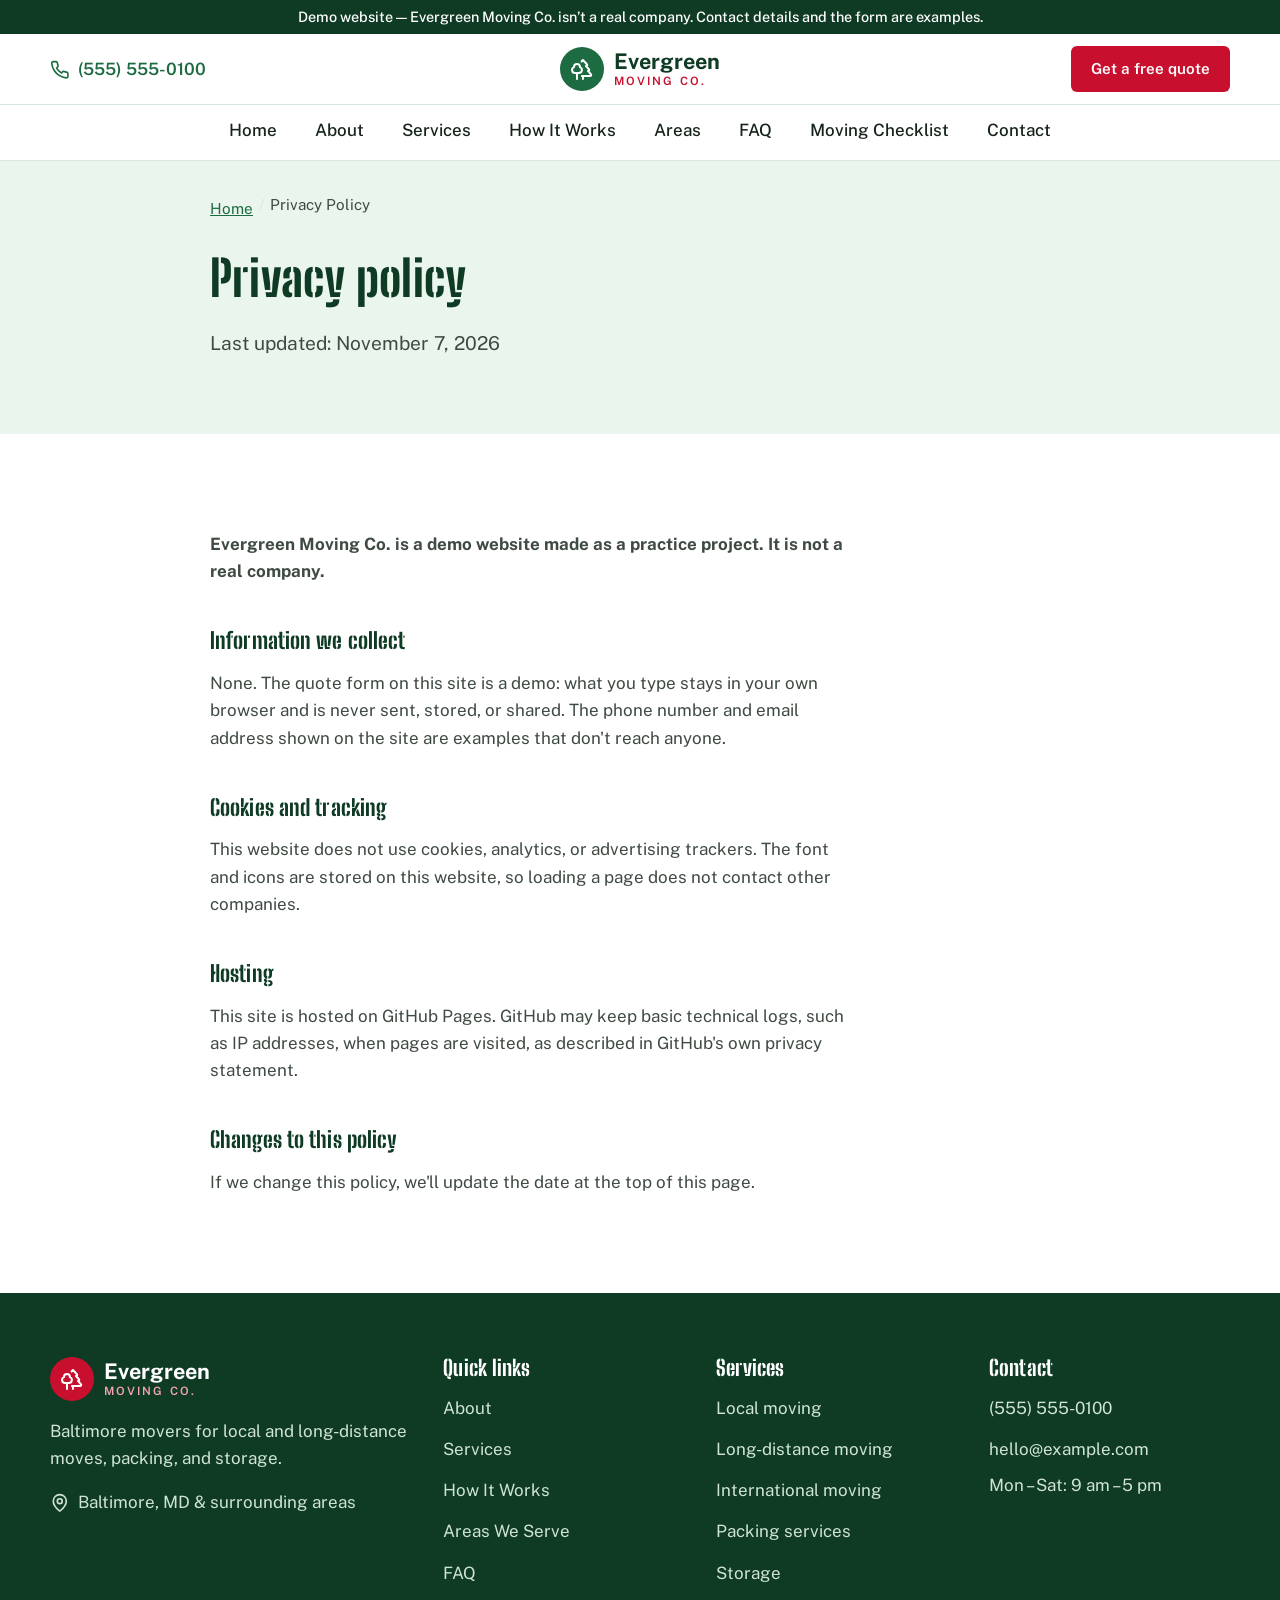
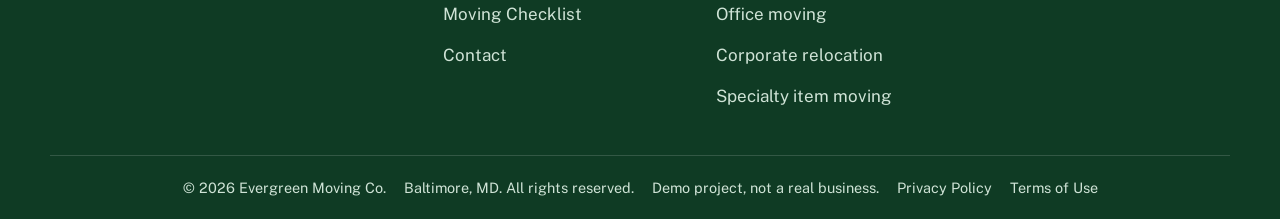
<file: privacy.html>
<!DOCTYPE html>
<html lang="en-US" class="no-js">
<head>
  <meta charset="UTF-8">
  <meta name="viewport" content="width=device-width, initial-scale=1.0">
  <!-- Security rules: this page may only load files from this website, and may not send anything anywhere -->
  <meta http-equiv="Content-Security-Policy" content="default-src 'self'; script-src 'self'; style-src 'self'; img-src 'self' data:; font-src 'self'; connect-src 'none'; form-action 'none'; base-uri 'self'; object-src 'none'">
  <!-- This page was made from the home page's header and footer. If you change those, change them here too. -->
  <title>Privacy Policy | Evergreen Moving Co.</title>
  <meta name="description" content="Privacy policy for the Evergreen Moving Co. demo website: no personal information is collected, and there are no cookies or trackers.">
  <meta name="robots" content="noindex, follow">
  <link rel="canonical" href="https://leonpokov21greatman.github.io/Evergreen_moving-Co/privacy.html">
  <meta name="theme-color" content="#1d6b40">
  <link rel="icon" href="favicon.svg" type="image/svg+xml">
  <link rel="apple-touch-icon" href="logo.png">
  <meta property="og:type" content="website">
  <meta property="og:site_name" content="Evergreen Moving Co.">
  <meta property="og:title" content="Privacy Policy | Evergreen Moving Co.">
  <meta property="og:description" content="How Evergreen Moving Co. collects, uses, and protects the information you share on our website.">
  <meta property="og:url" content="https://leonpokov21greatman.github.io/Evergreen_moving-Co/privacy.html">
  <meta property="og:image" content="https://leonpokov21greatman.github.io/Evergreen_moving-Co/og-image.jpg">
  <meta property="og:image:width" content="1200">
  <meta property="og:image:height" content="630">
  <meta property="og:locale" content="en_US">
  <meta name="twitter:card" content="summary_large_image">
  <link rel="preload" href="fonts/bigshoulders-stencil.woff2" as="font" type="font/woff2" crossorigin>
  <link rel="preload" href="fonts/public-sans.woff2" as="font" type="font/woff2" crossorigin>
  <link rel="stylesheet" href="style.css">
</head>
<body>

  <a class="skip-link" href="#main">Skip to content</a>

  <!-- Demo notice: this is a practice website, not a real business -->
  <div class="demo-banner" role="note">Demo website &mdash; Evergreen Moving Co. isn&rsquo;t a real company. Contact details and the form are examples.</div>

  <header class="site-header" id="top">
    <div class="container header-inner">
      <a class="header-phone" href="tel:+15555550100">
        <svg class="lucide lucide-phone" xmlns="http://www.w3.org/2000/svg" viewBox="0 0 24 24" fill="none" stroke="currentColor" stroke-width="2" stroke-linecap="round" stroke-linejoin="round" aria-hidden="true" focusable="false"><path d="M22 16.92v3a2 2 0 0 1-2.18 2 19.79 19.79 0 0 1-8.63-3.07 19.5 19.5 0 0 1-6-6 19.79 19.79 0 0 1-3.07-8.67A2 2 0 0 1 4.11 2h3a2 2 0 0 1 2 1.72 12.84 12.84 0 0 0 .7 2.81 2 2 0 0 1-.45 2.11L8.09 9.91a16 16 0 0 0 6 6l1.27-1.27a2 2 0 0 1 2.11-.45 12.84 12.84 0 0 0 2.81.7A2 2 0 0 1 22 16.92z"/></svg>
        <span>(555) 555-0100</span>
      </a>

      <!-- Logo -->
      <a class="logo" href="index.html" aria-label="Evergreen Moving Co. home">
        <span class="logo-mark"><svg class="lucide lucide-trees" xmlns="http://www.w3.org/2000/svg" viewBox="0 0 24 24" fill="none" stroke="currentColor" stroke-width="2" stroke-linecap="round" stroke-linejoin="round" aria-hidden="true" focusable="false"><path d="M10 10v.2A3 3 0 0 1 8.9 16H5a3 3 0 0 1-1-5.8V10a3 3 0 0 1 6 0Z"/><path d="M7 16v6"/><path d="M13 19v3"/><path d="M12 19h8.3a1 1 0 0 0 .7-1.7L18 14h.3a1 1 0 0 0 .7-1.7L16 9h.2a1 1 0 0 0 .8-1.7L13 3l-1.4 1.5"/></svg></span>
        <span class="logo-text">Evergreen<small>Moving Co.</small></span>
      </a>

      <div class="header-actions">
        <a class="btn btn-red btn-small header-quote" href="index.html#quote">Get a free quote</a>
        <!-- Menu button (only shows on small screens) -->
        <button class="menu-toggle" type="button" aria-expanded="false" aria-controls="main-nav" aria-label="Open menu">
          <svg class="lucide lucide-menu icon-open" xmlns="http://www.w3.org/2000/svg" viewBox="0 0 24 24" fill="none" stroke="currentColor" stroke-width="2" stroke-linecap="round" stroke-linejoin="round" aria-hidden="true" focusable="false"><line x1="4" x2="20" y1="12" y2="12"/><line x1="4" x2="20" y1="6" y2="6"/><line x1="4" x2="20" y1="18" y2="18"/></svg>
          <svg class="lucide lucide-x icon-close" xmlns="http://www.w3.org/2000/svg" viewBox="0 0 24 24" fill="none" stroke="currentColor" stroke-width="2" stroke-linecap="round" stroke-linejoin="round" aria-hidden="true" focusable="false"><path d="M18 6 6 18"/><path d="m6 6 12 12"/></svg>
        </button>
      </div>
    </div>

    <!-- Main navigation -->
    <nav class="main-nav" id="main-nav" aria-label="Main">
      <ul class="container">
        <li><a href="index.html">Home</a></li>
        <li><a href="index.html#about">About</a></li>
        <li><a href="index.html#services">Services</a></li>
        <li><a href="index.html#how-it-works">How It Works</a></li>
        <li><a href="index.html#areas">Areas</a></li>
        <li><a href="index.html#faq">FAQ</a></li>
          <li><a href="moving-checklist.html">Moving Checklist</a></li>
        <li><a href="index.html#quote">Contact</a></li>
        <!-- Only shows in the phone menu, since the header hides the number on small screens -->
        <li class="nav-call"><a href="tel:+15555550100">Call (555) 555-0100</a></li>
      </ul>
    </nav>
  </header>

  <main id="main">

    <section class="page-hero" aria-labelledby="page-title">
      <div class="container narrow">
        <nav class="breadcrumb" aria-label="Breadcrumb">
          <ol><li><a href="index.html">Home</a></li><li aria-current="page">Privacy Policy</li></ol>
        </nav>
        <h1 id="page-title">Privacy policy</h1>
        <p class="hero-sub">Last updated: November 7, 2026</p>
      </div>
    </section>

    <section class="section legal">
      <div class="container narrow">
        <p><strong>Evergreen Moving Co. is a demo website made as a practice project. It is not a real company.</strong></p>

        <h2>Information we collect</h2>
        <p>None. The quote form on this site is a demo: what you type stays in your own browser and is never sent, stored, or shared. The phone number and email address shown on the site are examples that don't reach anyone.</p>

        <h2>Cookies and tracking</h2>
        <p>This website does not use cookies, analytics, or advertising trackers. The font and icons are stored on this website, so loading a page does not contact other companies.</p>

        <h2>Hosting</h2>
        <p>This site is hosted on GitHub Pages. GitHub may keep basic technical logs, such as IP addresses, when pages are visited, as described in GitHub's own privacy statement.</p>

        <h2>Changes to this policy</h2>
        <p>If we change this policy, we'll update the date at the top of this page.</p>
      </div>
    </section>
  </main>

  <footer class="site-footer">
    <div class="container footer-grid">
      <div>
        <a class="logo logo-light" href="index.html" aria-label="Evergreen Moving Co. home">
          <span class="logo-mark"><svg class="lucide lucide-trees" xmlns="http://www.w3.org/2000/svg" viewBox="0 0 24 24" fill="none" stroke="currentColor" stroke-width="2" stroke-linecap="round" stroke-linejoin="round" aria-hidden="true" focusable="false"><path d="M10 10v.2A3 3 0 0 1 8.9 16H5a3 3 0 0 1-1-5.8V10a3 3 0 0 1 6 0Z"/><path d="M7 16v6"/><path d="M13 19v3"/><path d="M12 19h8.3a1 1 0 0 0 .7-1.7L18 14h.3a1 1 0 0 0 .7-1.7L16 9h.2a1 1 0 0 0 .8-1.7L13 3l-1.4 1.5"/></svg></span>
          <span class="logo-text">Evergreen<small>Moving Co.</small></span>
        </a>
        <p>Baltimore movers for local and long-distance moves, packing, and storage.</p>
        <p><svg class="lucide lucide-map-pin" xmlns="http://www.w3.org/2000/svg" viewBox="0 0 24 24" fill="none" stroke="currentColor" stroke-width="2" stroke-linecap="round" stroke-linejoin="round" aria-hidden="true" focusable="false"><path d="M20 10c0 4.993-5.539 10.193-7.399 11.799a1 1 0 0 1-1.202 0C9.539 20.193 4 14.993 4 10a8 8 0 0 1 16 0"/><circle cx="12" cy="10" r="3"/></svg> Baltimore, MD &amp; surrounding areas</p>
        <!-- Add your USDOT / MC / Maryland licence numbers here once you have them, e.g. <p>USDOT #1234567</p> -->
      </div>
      <nav aria-label="Footer">
        <h2>Quick links</h2>
        <ul>
          <li><a href="index.html#about">About</a></li>
          <li><a href="index.html#services">Services</a></li>
          <li><a href="index.html#how-it-works">How It Works</a></li>
          <li><a href="index.html#areas">Areas We Serve</a></li>
          <li><a href="index.html#faq">FAQ</a></li>
          <li><a href="moving-checklist.html">Moving Checklist</a></li>
          <li><a href="index.html#quote">Contact</a></li>
        </ul>
      </nav>
      <div>
        <h2>Services</h2>
        <ul>
          <li><a href="local-moving.html">Local moving</a></li>
          <li><a href="long-distance-moving.html">Long-distance moving</a></li>
          <li><a href="international-moving.html">International moving</a></li>
          <li><a href="packing-services.html">Packing services</a></li>
          <li><a href="storage.html">Storage</a></li>
          <li><a href="office-moving.html">Office moving</a></li>
          <li><a href="corporate-relocation.html">Corporate relocation</a></li>
          <li><a href="specialty-items.html">Specialty item moving</a></li>
        </ul>
      </div>
      <div>
        <h2>Contact</h2>
        <ul>
          <li><a href="tel:+15555550100">(555) 555-0100</a></li>
          <li><a href="mailto:hello@example.com">hello@example.com</a></li>
          <li>Mon &ndash; Sat: 9 am &ndash; 5 pm</li>
        </ul>
      </div>
    </div>
    <div class="container footer-bottom">
      <p><span>&copy; <span id="year">2026</span> Evergreen Moving Co.</span><span>Baltimore, MD. All rights reserved.</span><span>Demo project, not a real business.</span><span><a href="privacy.html">Privacy Policy</a></span><span><a href="terms.html">Terms of Use</a></span></p>
    </div>
  </footer>

  <!-- Icons are from Lucide (lucide.dev, ISC license) -->
  <script src="script.js" defer></script>
</body>
</html>
</file>
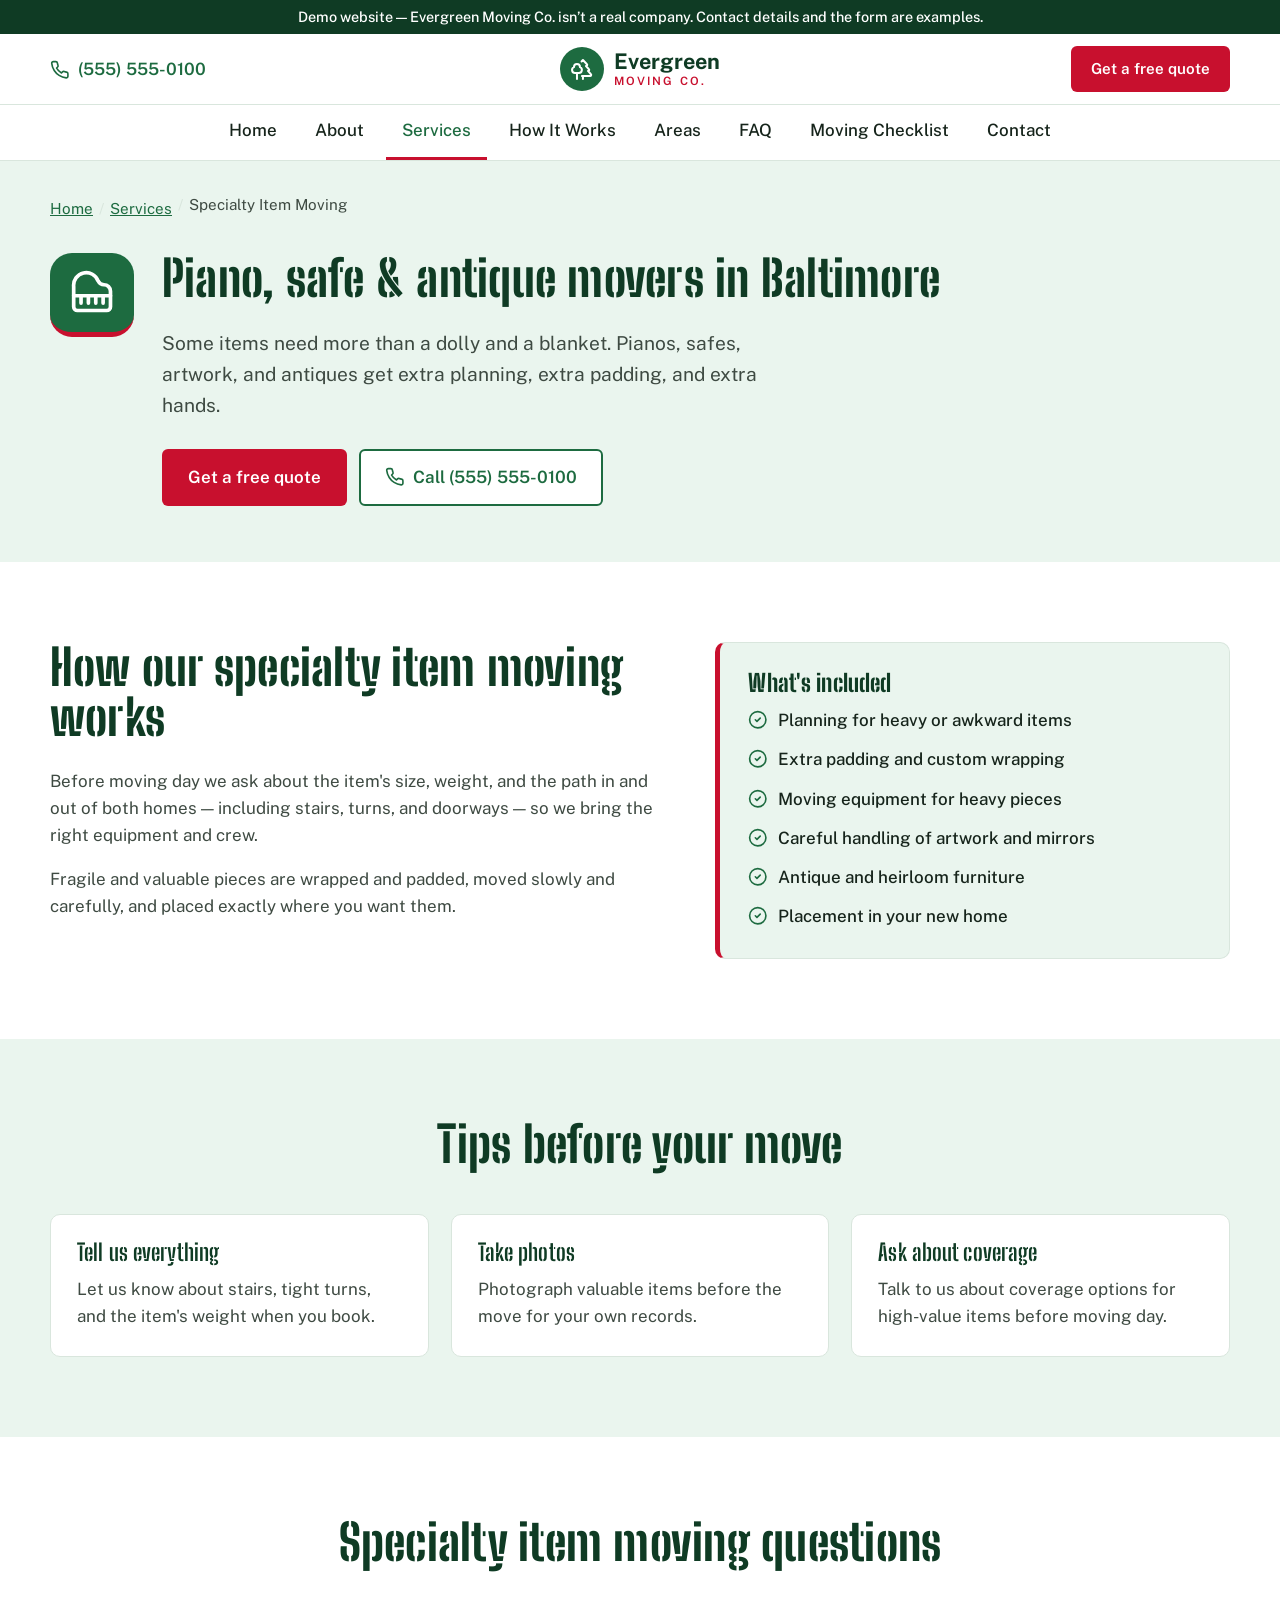
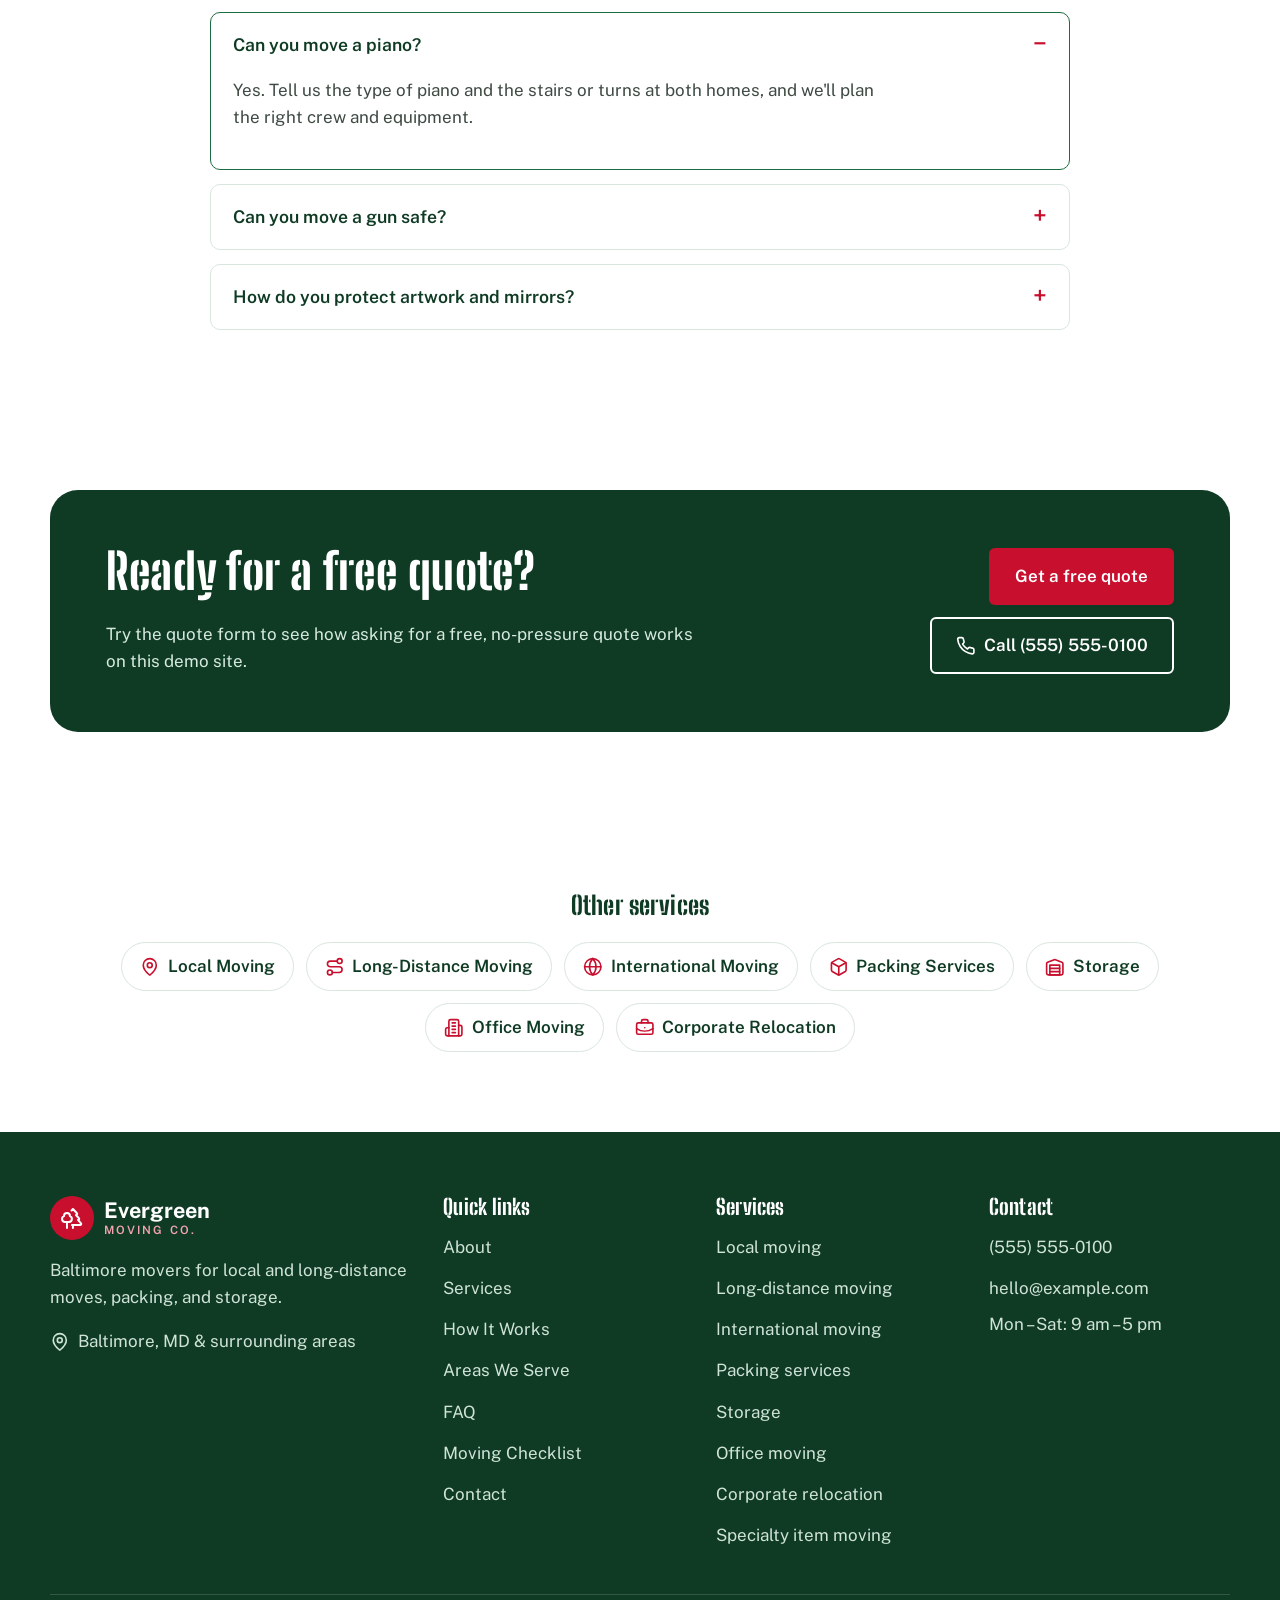
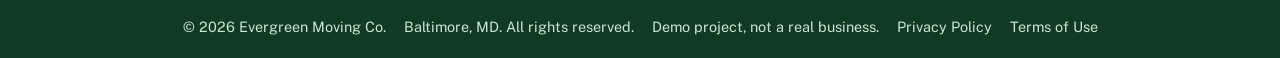
<file: specialty-items.html>
<!DOCTYPE html>
<html lang="en-US" class="no-js">
<head>
  <meta charset="UTF-8">
  <meta name="viewport" content="width=device-width, initial-scale=1.0">
  <!-- Security rules: this page may only load files from this website, and may not send anything anywhere -->
  <meta http-equiv="Content-Security-Policy" content="default-src 'self'; script-src 'self'; style-src 'self'; img-src 'self' data:; font-src 'self'; connect-src 'none'; form-action 'none'; base-uri 'self'; object-src 'none'">
  <!-- This page was made from the home page's header and footer. If you change those, change them here too. -->
  <title>Piano &amp; Antique Movers in Baltimore | Evergreen Moving Co.</title>
  <meta name="description" content="Specialty item moving in Baltimore: pianos, safes, artwork, and antiques moved with extra padding and care. Call (555) 555-0100 for a free quote.">
  <meta name="robots" content="noindex, follow">
  <link rel="canonical" href="https://leonpokov21greatman.github.io/Evergreen_moving-Co/specialty-items.html">
  <meta name="theme-color" content="#1d6b40">
  <link rel="icon" href="favicon.svg" type="image/svg+xml">
  <link rel="apple-touch-icon" href="logo.png">
  <meta property="og:type" content="website">
  <meta property="og:site_name" content="Evergreen Moving Co.">
  <meta property="og:title" content="Piano &amp; Antique Movers in Baltimore | Evergreen Moving Co.">
  <meta property="og:description" content="Specialty item moving in Baltimore: pianos, safes, artwork, and antiques moved with extra padding and care. Call (555) 555-0100 for a free quote.">
  <meta property="og:url" content="https://leonpokov21greatman.github.io/Evergreen_moving-Co/specialty-items.html">
  <meta property="og:image" content="https://leonpokov21greatman.github.io/Evergreen_moving-Co/og-image.jpg">
  <meta property="og:image:width" content="1200">
  <meta property="og:image:height" content="630">
  <meta property="og:locale" content="en_US">
  <meta name="twitter:card" content="summary_large_image">
  <link rel="preload" href="fonts/bigshoulders-stencil.woff2" as="font" type="font/woff2" crossorigin>
  <link rel="preload" href="fonts/public-sans.woff2" as="font" type="font/woff2" crossorigin>
  <link rel="stylesheet" href="style.css">
  <script type="application/ld+json">
{
  "@context": "https://schema.org",
  "@graph": [
    {
      "@type": "Service",
      "name": "Specialty Item Moving in Baltimore, MD",
      "serviceType": "Specialty Item Moving",
      "url": "https://leonpokov21greatman.github.io/Evergreen_moving-Co/specialty-items.html",
      "description": "Specialty item moving in Baltimore: pianos, safes, artwork, and antiques moved with extra padding and care. Call (555) 555-0100 for a free quote.",
      "provider": {
        "@id": "https://leonpokov21greatman.github.io/Evergreen_moving-Co/#business"
      },
      "areaServed": {
        "@type": "City",
        "name": "Baltimore, MD"
      }
    },
    {
      "@type": "BreadcrumbList",
      "itemListElement": [
        {
          "@type": "ListItem",
          "position": 1,
          "name": "Home",
          "item": "https://leonpokov21greatman.github.io/Evergreen_moving-Co/"
        },
        {
          "@type": "ListItem",
          "position": 2,
          "name": "Services",
          "item": "https://leonpokov21greatman.github.io/Evergreen_moving-Co/#services"
        },
        {
          "@type": "ListItem",
          "position": 3,
          "name": "Specialty Item Moving",
          "item": "https://leonpokov21greatman.github.io/Evergreen_moving-Co/specialty-items.html"
        }
      ]
    },
    {
      "@type": "FAQPage",
      "mainEntity": [
        {
          "@type": "Question",
          "name": "Can you move a piano?",
          "acceptedAnswer": {
            "@type": "Answer",
            "text": "Yes. Tell us the type of piano and the stairs or turns at both homes, and we'll plan the right crew and equipment."
          }
        },
        {
          "@type": "Question",
          "name": "Can you move a gun safe?",
          "acceptedAnswer": {
            "@type": "Answer",
            "text": "Yes. Let us know its size and weight when you ask for a quote."
          }
        },
        {
          "@type": "Question",
          "name": "How do you protect artwork and mirrors?",
          "acceptedAnswer": {
            "@type": "Answer",
            "text": "We wrap and pad them and keep them upright and secure in the truck."
          }
        }
      ]
    }
  ]
}
  </script>
</head>
<body>

  <a class="skip-link" href="#main">Skip to content</a>

  <!-- Demo notice: this is a practice website, not a real business -->
  <div class="demo-banner" role="note">Demo website &mdash; Evergreen Moving Co. isn&rsquo;t a real company. Contact details and the form are examples.</div>

  <header class="site-header" id="top">
    <div class="container header-inner">
      <a class="header-phone" href="tel:+15555550100">
        <svg class="lucide lucide-phone" xmlns="http://www.w3.org/2000/svg" viewBox="0 0 24 24" fill="none" stroke="currentColor" stroke-width="2" stroke-linecap="round" stroke-linejoin="round" aria-hidden="true" focusable="false"><path d="M22 16.92v3a2 2 0 0 1-2.18 2 19.79 19.79 0 0 1-8.63-3.07 19.5 19.5 0 0 1-6-6 19.79 19.79 0 0 1-3.07-8.67A2 2 0 0 1 4.11 2h3a2 2 0 0 1 2 1.72 12.84 12.84 0 0 0 .7 2.81 2 2 0 0 1-.45 2.11L8.09 9.91a16 16 0 0 0 6 6l1.27-1.27a2 2 0 0 1 2.11-.45 12.84 12.84 0 0 0 2.81.7A2 2 0 0 1 22 16.92z"/></svg>
        <span>(555) 555-0100</span>
      </a>

      <!-- Logo -->
      <a class="logo" href="index.html" aria-label="Evergreen Moving Co. home">
        <span class="logo-mark"><svg class="lucide lucide-trees" xmlns="http://www.w3.org/2000/svg" viewBox="0 0 24 24" fill="none" stroke="currentColor" stroke-width="2" stroke-linecap="round" stroke-linejoin="round" aria-hidden="true" focusable="false"><path d="M10 10v.2A3 3 0 0 1 8.9 16H5a3 3 0 0 1-1-5.8V10a3 3 0 0 1 6 0Z"/><path d="M7 16v6"/><path d="M13 19v3"/><path d="M12 19h8.3a1 1 0 0 0 .7-1.7L18 14h.3a1 1 0 0 0 .7-1.7L16 9h.2a1 1 0 0 0 .8-1.7L13 3l-1.4 1.5"/></svg></span>
        <span class="logo-text">Evergreen<small>Moving Co.</small></span>
      </a>

      <div class="header-actions">
        <a class="btn btn-red btn-small header-quote" href="index.html#quote">Get a free quote</a>
        <!-- Menu button (only shows on small screens) -->
        <button class="menu-toggle" type="button" aria-expanded="false" aria-controls="main-nav" aria-label="Open menu">
          <svg class="lucide lucide-menu icon-open" xmlns="http://www.w3.org/2000/svg" viewBox="0 0 24 24" fill="none" stroke="currentColor" stroke-width="2" stroke-linecap="round" stroke-linejoin="round" aria-hidden="true" focusable="false"><line x1="4" x2="20" y1="12" y2="12"/><line x1="4" x2="20" y1="6" y2="6"/><line x1="4" x2="20" y1="18" y2="18"/></svg>
          <svg class="lucide lucide-x icon-close" xmlns="http://www.w3.org/2000/svg" viewBox="0 0 24 24" fill="none" stroke="currentColor" stroke-width="2" stroke-linecap="round" stroke-linejoin="round" aria-hidden="true" focusable="false"><path d="M18 6 6 18"/><path d="m6 6 12 12"/></svg>
        </button>
      </div>
    </div>

    <!-- Main navigation -->
    <nav class="main-nav" id="main-nav" aria-label="Main">
      <ul class="container">
        <li><a href="index.html">Home</a></li>
        <li><a href="index.html#about">About</a></li>
        <li><a href="index.html#services">Services</a></li>
        <li><a href="index.html#how-it-works">How It Works</a></li>
        <li><a href="index.html#areas">Areas</a></li>
        <li><a href="index.html#faq">FAQ</a></li>
          <li><a href="moving-checklist.html">Moving Checklist</a></li>
        <li><a href="index.html#quote">Contact</a></li>
        <!-- Only shows in the phone menu, since the header hides the number on small screens -->
        <li class="nav-call"><a href="tel:+15555550100">Call (555) 555-0100</a></li>
      </ul>
    </nav>
  </header>

  <main id="main">

    <section class="page-hero" aria-labelledby="page-title">
      <div class="container">
      <nav class="breadcrumb" aria-label="Breadcrumb">
        <ol>
          <li><a href="index.html">Home</a></li>
          <li><a href="index.html#services">Services</a></li>
          <li aria-current="page">Specialty Item Moving</li>
        </ol>
      </nav>
        <div class="page-hero-inner">
          <span class="page-hero-icon"><svg class="lucide lucide-piano" xmlns="http://www.w3.org/2000/svg" viewBox="0 0 24 24" fill="none" stroke="currentColor" stroke-width="2" stroke-linecap="round" stroke-linejoin="round" aria-hidden="true" focusable="false"><path d="M18.5 8c-1.4 0-2.6-.8-3.2-2A6.87 6.87 0 0 0 2 9v11a2 2 0 0 0 2 2h16a2 2 0 0 0 2-2v-8.5C22 9.6 20.4 8 18.5 8"/><path d="M2 14h20"/><path d="M6 14v4"/><path d="M10 14v4"/><path d="M14 14v4"/><path d="M18 14v4"/></svg></span>
          <div>
            <h1 id="page-title">Piano, safe &amp; antique movers in Baltimore</h1>
            <p class="hero-sub">Some items need more than a dolly and a blanket. Pianos, safes, artwork, and antiques get extra planning, extra padding, and extra hands.</p>
            <div class="hero-buttons">
              <a class="btn btn-red" href="index.html#quote">Get a free quote</a>
              <a class="btn btn-outline" href="tel:+15555550100"><svg class="lucide lucide-phone" xmlns="http://www.w3.org/2000/svg" viewBox="0 0 24 24" fill="none" stroke="currentColor" stroke-width="2" stroke-linecap="round" stroke-linejoin="round" aria-hidden="true" focusable="false"><path d="M22 16.92v3a2 2 0 0 1-2.18 2 19.79 19.79 0 0 1-8.63-3.07 19.5 19.5 0 0 1-6-6 19.79 19.79 0 0 1-3.07-8.67A2 2 0 0 1 4.11 2h3a2 2 0 0 1 2 1.72 12.84 12.84 0 0 0 .7 2.81 2 2 0 0 1-.45 2.11L8.09 9.91a16 16 0 0 0 6 6l1.27-1.27a2 2 0 0 1 2.11-.45 12.84 12.84 0 0 0 2.81.7A2 2 0 0 1 22 16.92z"/></svg> Call (555) 555-0100</a>
            </div>
          </div>
        </div>
      </div>
    </section>

    <section class="section" aria-labelledby="included-title">
      <div class="container two-col">
        <div>
          <h2>How our specialty item moving works</h2>
          <p>Before moving day we ask about the item&#x27;s size, weight, and the path in and out of both homes &mdash; including stairs, turns, and doorways &mdash; so we bring the right equipment and crew.</p>
          <p>Fragile and valuable pieces are wrapped and padded, moved slowly and carefully, and placed exactly where you want them.</p>
        </div>
        <div class="included-box">
          <h2 id="included-title">What's included</h2>
          <ul class="check-list">
            <li><svg class="lucide lucide-circle-check" xmlns="http://www.w3.org/2000/svg" viewBox="0 0 24 24" fill="none" stroke="currentColor" stroke-width="2" stroke-linecap="round" stroke-linejoin="round" aria-hidden="true" focusable="false"><circle cx="12" cy="12" r="10"/><path d="m9 12 2 2 4-4"/></svg> Planning for heavy or awkward items</li>
            <li><svg class="lucide lucide-circle-check" xmlns="http://www.w3.org/2000/svg" viewBox="0 0 24 24" fill="none" stroke="currentColor" stroke-width="2" stroke-linecap="round" stroke-linejoin="round" aria-hidden="true" focusable="false"><circle cx="12" cy="12" r="10"/><path d="m9 12 2 2 4-4"/></svg> Extra padding and custom wrapping</li>
            <li><svg class="lucide lucide-circle-check" xmlns="http://www.w3.org/2000/svg" viewBox="0 0 24 24" fill="none" stroke="currentColor" stroke-width="2" stroke-linecap="round" stroke-linejoin="round" aria-hidden="true" focusable="false"><circle cx="12" cy="12" r="10"/><path d="m9 12 2 2 4-4"/></svg> Moving equipment for heavy pieces</li>
            <li><svg class="lucide lucide-circle-check" xmlns="http://www.w3.org/2000/svg" viewBox="0 0 24 24" fill="none" stroke="currentColor" stroke-width="2" stroke-linecap="round" stroke-linejoin="round" aria-hidden="true" focusable="false"><circle cx="12" cy="12" r="10"/><path d="m9 12 2 2 4-4"/></svg> Careful handling of artwork and mirrors</li>
            <li><svg class="lucide lucide-circle-check" xmlns="http://www.w3.org/2000/svg" viewBox="0 0 24 24" fill="none" stroke="currentColor" stroke-width="2" stroke-linecap="round" stroke-linejoin="round" aria-hidden="true" focusable="false"><circle cx="12" cy="12" r="10"/><path d="m9 12 2 2 4-4"/></svg> Antique and heirloom furniture</li>
            <li><svg class="lucide lucide-circle-check" xmlns="http://www.w3.org/2000/svg" viewBox="0 0 24 24" fill="none" stroke="currentColor" stroke-width="2" stroke-linecap="round" stroke-linejoin="round" aria-hidden="true" focusable="false"><circle cx="12" cy="12" r="10"/><path d="m9 12 2 2 4-4"/></svg> Placement in your new home</li>
          </ul>
        </div>
      </div>
    </section>

    <section class="section tips-section" aria-labelledby="tips-title">
      <div class="container">
        <div class="section-head">
          <h2 id="tips-title">Tips before your move</h2>
        </div>
        <div class="card-grid three">
          <article class="card">
            <h3>Tell us everything</h3>
            <p>Let us know about stairs, tight turns, and the item&#x27;s weight when you book.</p>
          </article>
          <article class="card">
            <h3>Take photos</h3>
            <p>Photograph valuable items before the move for your own records.</p>
          </article>
          <article class="card">
            <h3>Ask about coverage</h3>
            <p>Talk to us about coverage options for high-value items before moving day.</p>
          </article>
        </div>
      </div>
    </section>

    <section class="section" aria-labelledby="faq-title">
      <div class="container narrow">
        <div class="section-head">
          <h2 id="faq-title">Specialty item moving questions</h2>
        </div>
        <div class="faq">
          <details open>
            <summary>Can you move a piano?</summary>
            <div class="faq-body"><p>Yes. Tell us the type of piano and the stairs or turns at both homes, and we&#x27;ll plan the right crew and equipment.</p></div>
          </details>
          <details>
            <summary>Can you move a gun safe?</summary>
            <div class="faq-body"><p>Yes. Let us know its size and weight when you ask for a quote.</p></div>
          </details>
          <details>
            <summary>How do you protect artwork and mirrors?</summary>
            <div class="faq-body"><p>We wrap and pad them and keep them upright and secure in the truck.</p></div>
          </details>
        </div>
      </div>
    </section>

    <section class="section">
      <div class="container">
        <div class="cta-banner">
          <div>
            <h2>Ready for a free quote?</h2>
            <p>Try the quote form to see how asking for a free, no-pressure quote works on this demo site.</p>
          </div>
          <div class="cta-buttons">
            <a class="btn btn-red" href="index.html#quote">Get a free quote</a>
            <a class="btn btn-outline-light" href="tel:+15555550100"><svg class="lucide lucide-phone" xmlns="http://www.w3.org/2000/svg" viewBox="0 0 24 24" fill="none" stroke="currentColor" stroke-width="2" stroke-linecap="round" stroke-linejoin="round" aria-hidden="true" focusable="false"><path d="M22 16.92v3a2 2 0 0 1-2.18 2 19.79 19.79 0 0 1-8.63-3.07 19.5 19.5 0 0 1-6-6 19.79 19.79 0 0 1-3.07-8.67A2 2 0 0 1 4.11 2h3a2 2 0 0 1 2 1.72 12.84 12.84 0 0 0 .7 2.81 2 2 0 0 1-.45 2.11L8.09 9.91a16 16 0 0 0 6 6l1.27-1.27a2 2 0 0 1 2.11-.45 12.84 12.84 0 0 0 2.81.7A2 2 0 0 1 22 16.92z"/></svg> Call (555) 555-0100</a>
          </div>
        </div>
      </div>
    </section>

    <section class="section related" aria-labelledby="related-title">
      <div class="container">
        <h2 id="related-title">Other services</h2>
        <ul class="related-list">
          <li><a href="local-moving.html"><svg class="lucide lucide-map-pin" xmlns="http://www.w3.org/2000/svg" viewBox="0 0 24 24" fill="none" stroke="currentColor" stroke-width="2" stroke-linecap="round" stroke-linejoin="round" aria-hidden="true" focusable="false"><path d="M20 10c0 4.993-5.539 10.193-7.399 11.799a1 1 0 0 1-1.202 0C9.539 20.193 4 14.993 4 10a8 8 0 0 1 16 0"/><circle cx="12" cy="10" r="3"/></svg> Local Moving</a></li>
          <li><a href="long-distance-moving.html"><svg class="lucide lucide-route" xmlns="http://www.w3.org/2000/svg" viewBox="0 0 24 24" fill="none" stroke="currentColor" stroke-width="2" stroke-linecap="round" stroke-linejoin="round" aria-hidden="true" focusable="false"><circle cx="6" cy="19" r="3"/><path d="M9 19h8.5a3.5 3.5 0 0 0 0-7h-11a3.5 3.5 0 0 1 0-7H15"/><circle cx="18" cy="5" r="3"/></svg> Long-Distance Moving</a></li>
          <li><a href="international-moving.html"><svg class="lucide lucide-globe" xmlns="http://www.w3.org/2000/svg" viewBox="0 0 24 24" fill="none" stroke="currentColor" stroke-width="2" stroke-linecap="round" stroke-linejoin="round" aria-hidden="true" focusable="false"><circle cx="12" cy="12" r="10"/><path d="M12 2a14.5 14.5 0 0 0 0 20 14.5 14.5 0 0 0 0-20"/><path d="M2 12h20"/></svg> International Moving</a></li>
          <li><a href="packing-services.html"><svg class="lucide lucide-box" xmlns="http://www.w3.org/2000/svg" viewBox="0 0 24 24" fill="none" stroke="currentColor" stroke-width="2" stroke-linecap="round" stroke-linejoin="round" aria-hidden="true" focusable="false"><path d="M21 8a2 2 0 0 0-1-1.73l-7-4a2 2 0 0 0-2 0l-7 4A2 2 0 0 0 3 8v8a2 2 0 0 0 1 1.73l7 4a2 2 0 0 0 2 0l7-4A2 2 0 0 0 21 16Z"/><path d="m3.3 7 8.7 5 8.7-5"/><path d="M12 22V12"/></svg> Packing Services</a></li>
          <li><a href="storage.html"><svg class="lucide lucide-warehouse" xmlns="http://www.w3.org/2000/svg" viewBox="0 0 24 24" fill="none" stroke="currentColor" stroke-width="2" stroke-linecap="round" stroke-linejoin="round" aria-hidden="true" focusable="false"><path d="M22 8.35V20a2 2 0 0 1-2 2H4a2 2 0 0 1-2-2V8.35A2 2 0 0 1 3.26 6.5l8-3.2a2 2 0 0 1 1.48 0l8 3.2A2 2 0 0 1 22 8.35Z"/><path d="M6 18h12"/><path d="M6 14h12"/><rect width="12" height="12" x="6" y="10"/></svg> Storage</a></li>
          <li><a href="office-moving.html"><svg class="lucide lucide-building-2" xmlns="http://www.w3.org/2000/svg" viewBox="0 0 24 24" fill="none" stroke="currentColor" stroke-width="2" stroke-linecap="round" stroke-linejoin="round" aria-hidden="true" focusable="false"><path d="M6 22V4a2 2 0 0 1 2-2h8a2 2 0 0 1 2 2v18Z"/><path d="M6 12H4a2 2 0 0 0-2 2v6a2 2 0 0 0 2 2h2"/><path d="M18 9h2a2 2 0 0 1 2 2v9a2 2 0 0 1-2 2h-2"/><path d="M10 6h4"/><path d="M10 10h4"/><path d="M10 14h4"/><path d="M10 18h4"/></svg> Office Moving</a></li>
          <li><a href="corporate-relocation.html"><svg class="lucide lucide-briefcase-business" xmlns="http://www.w3.org/2000/svg" viewBox="0 0 24 24" fill="none" stroke="currentColor" stroke-width="2" stroke-linecap="round" stroke-linejoin="round" aria-hidden="true" focusable="false"><path d="M12 12h.01"/><path d="M16 6V4a2 2 0 0 0-2-2h-4a2 2 0 0 0-2 2v2"/><path d="M22 13a18.15 18.15 0 0 1-20 0"/><rect width="20" height="14" x="2" y="6" rx="2"/></svg> Corporate Relocation</a></li>
        </ul>
      </div>
    </section>
  </main>

  <footer class="site-footer">
    <div class="container footer-grid">
      <div>
        <a class="logo logo-light" href="index.html" aria-label="Evergreen Moving Co. home">
          <span class="logo-mark"><svg class="lucide lucide-trees" xmlns="http://www.w3.org/2000/svg" viewBox="0 0 24 24" fill="none" stroke="currentColor" stroke-width="2" stroke-linecap="round" stroke-linejoin="round" aria-hidden="true" focusable="false"><path d="M10 10v.2A3 3 0 0 1 8.9 16H5a3 3 0 0 1-1-5.8V10a3 3 0 0 1 6 0Z"/><path d="M7 16v6"/><path d="M13 19v3"/><path d="M12 19h8.3a1 1 0 0 0 .7-1.7L18 14h.3a1 1 0 0 0 .7-1.7L16 9h.2a1 1 0 0 0 .8-1.7L13 3l-1.4 1.5"/></svg></span>
          <span class="logo-text">Evergreen<small>Moving Co.</small></span>
        </a>
        <p>Baltimore movers for local and long-distance moves, packing, and storage.</p>
        <p><svg class="lucide lucide-map-pin" xmlns="http://www.w3.org/2000/svg" viewBox="0 0 24 24" fill="none" stroke="currentColor" stroke-width="2" stroke-linecap="round" stroke-linejoin="round" aria-hidden="true" focusable="false"><path d="M20 10c0 4.993-5.539 10.193-7.399 11.799a1 1 0 0 1-1.202 0C9.539 20.193 4 14.993 4 10a8 8 0 0 1 16 0"/><circle cx="12" cy="10" r="3"/></svg> Baltimore, MD &amp; surrounding areas</p>
        <!-- Add your USDOT / MC / Maryland licence numbers here once you have them, e.g. <p>USDOT #1234567</p> -->
      </div>
      <nav aria-label="Footer">
        <h2>Quick links</h2>
        <ul>
          <li><a href="index.html#about">About</a></li>
          <li><a href="index.html#services">Services</a></li>
          <li><a href="index.html#how-it-works">How It Works</a></li>
          <li><a href="index.html#areas">Areas We Serve</a></li>
          <li><a href="index.html#faq">FAQ</a></li>
          <li><a href="moving-checklist.html">Moving Checklist</a></li>
          <li><a href="index.html#quote">Contact</a></li>
        </ul>
      </nav>
      <div>
        <h2>Services</h2>
        <ul>
          <li><a href="local-moving.html">Local moving</a></li>
          <li><a href="long-distance-moving.html">Long-distance moving</a></li>
          <li><a href="international-moving.html">International moving</a></li>
          <li><a href="packing-services.html">Packing services</a></li>
          <li><a href="storage.html">Storage</a></li>
          <li><a href="office-moving.html">Office moving</a></li>
          <li><a href="corporate-relocation.html">Corporate relocation</a></li>
          <li><a href="specialty-items.html">Specialty item moving</a></li>
        </ul>
      </div>
      <div>
        <h2>Contact</h2>
        <ul>
          <li><a href="tel:+15555550100">(555) 555-0100</a></li>
          <li><a href="mailto:hello@example.com">hello@example.com</a></li>
          <li>Mon &ndash; Sat: 9 am &ndash; 5 pm</li>
        </ul>
      </div>
    </div>
    <div class="container footer-bottom">
      <p><span>&copy; <span id="year">2026</span> Evergreen Moving Co.</span><span>Baltimore, MD. All rights reserved.</span><span>Demo project, not a real business.</span><span><a href="privacy.html">Privacy Policy</a></span><span><a href="terms.html">Terms of Use</a></span></p>
    </div>
  </footer>

  <!-- Icons are from Lucide (lucide.dev, ISC license) -->
  <script src="script.js" defer></script>
</body>
</html>
</file>
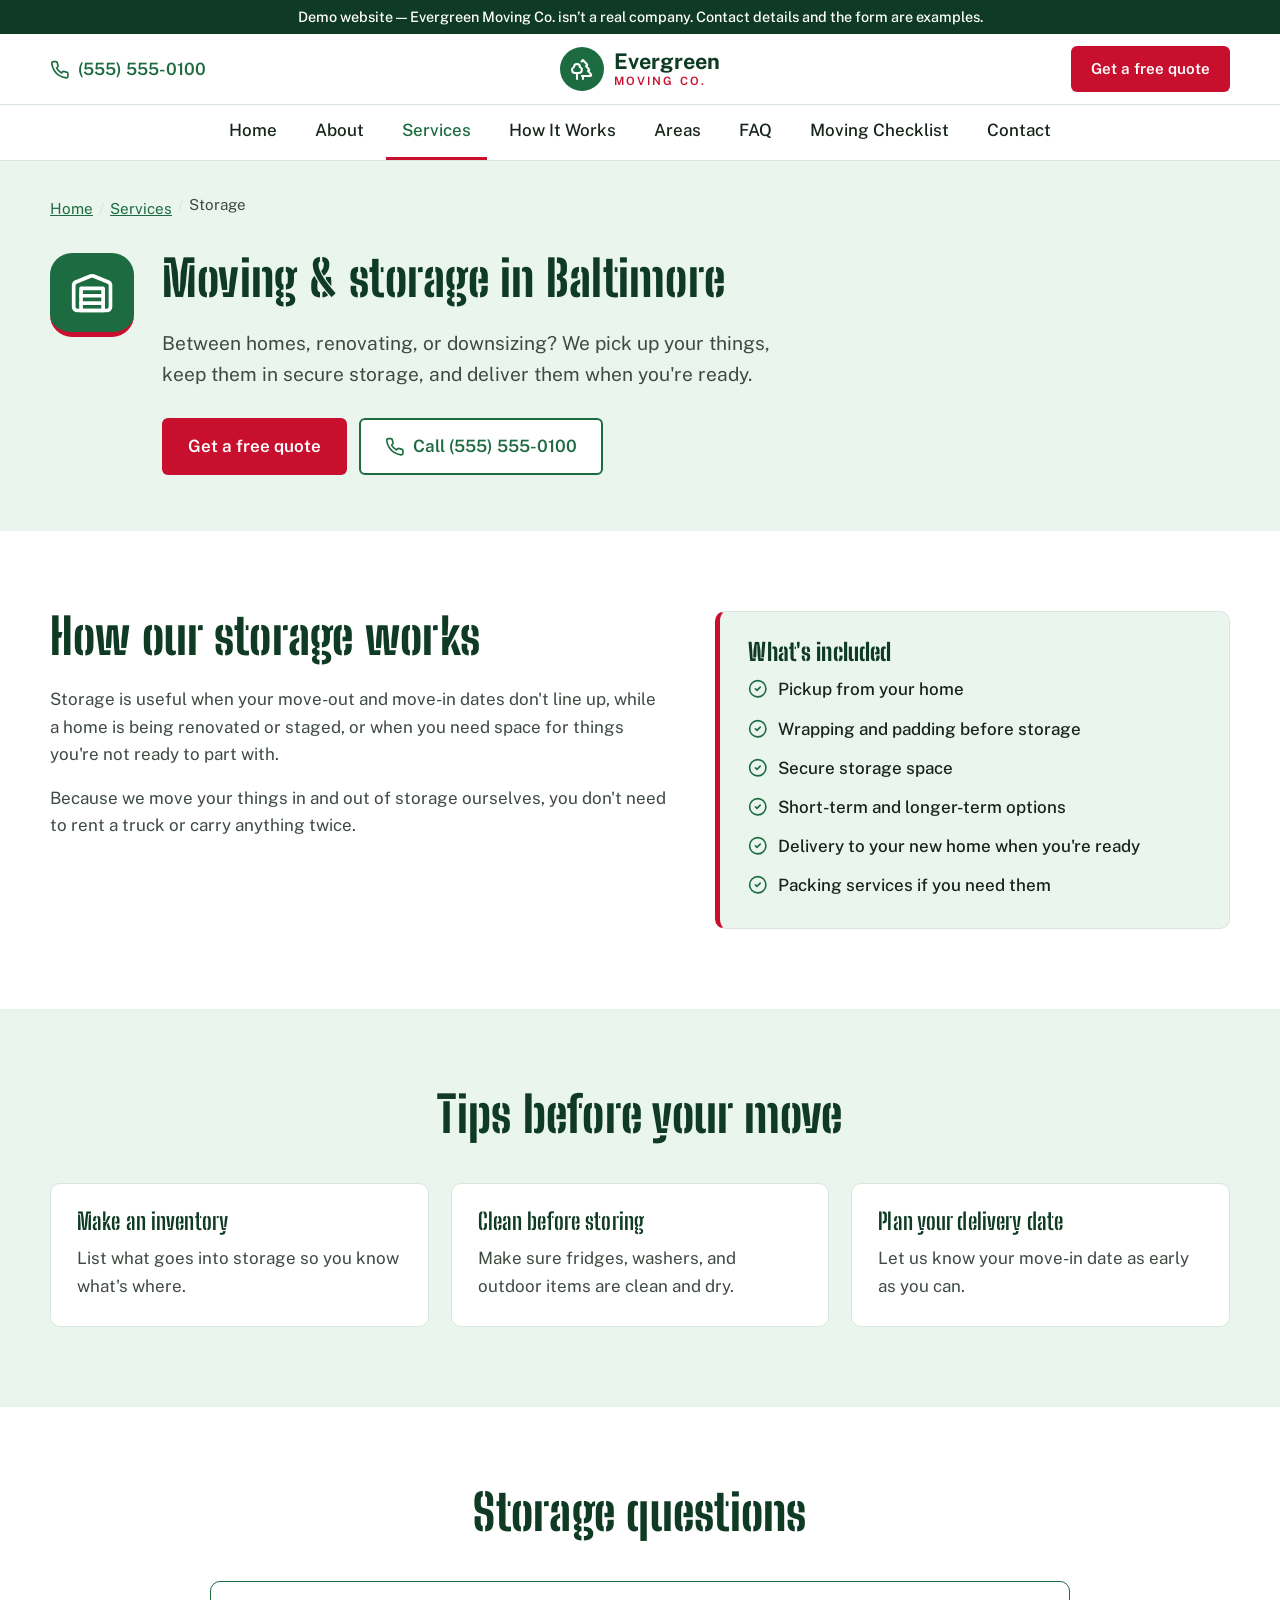
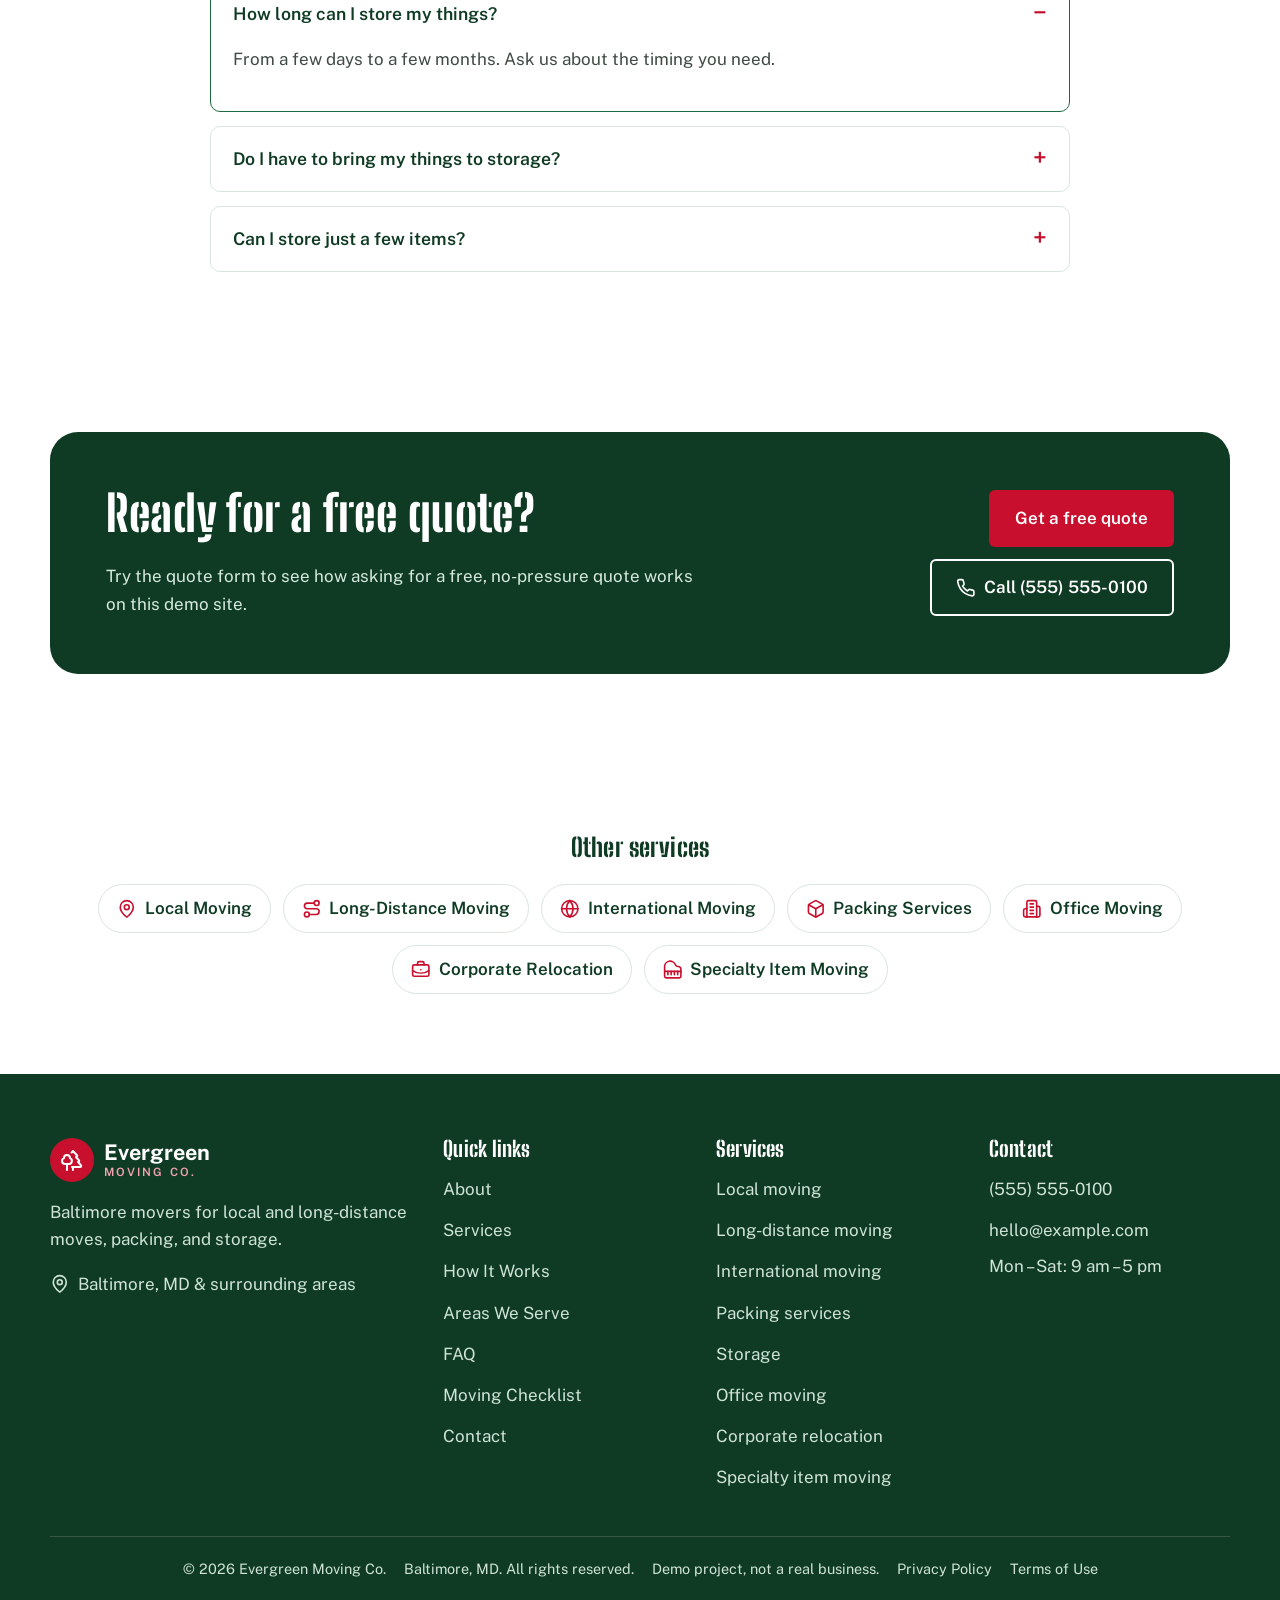
<file: storage.html>
<!DOCTYPE html>
<html lang="en-US" class="no-js">
<head>
  <meta charset="UTF-8">
  <meta name="viewport" content="width=device-width, initial-scale=1.0">
  <!-- Security rules: this page may only load files from this website, and may not send anything anywhere -->
  <meta http-equiv="Content-Security-Policy" content="default-src 'self'; script-src 'self'; style-src 'self'; img-src 'self' data:; font-src 'self'; connect-src 'none'; form-action 'none'; base-uri 'self'; object-src 'none'">
  <!-- This page was made from the home page's header and footer. If you change those, change them here too. -->
  <title>Moving &amp; storage in Baltimore, MD | Evergreen Moving Co.</title>
  <meta name="description" content="Secure storage in Baltimore for a few days or a few months. We pick up, store, and deliver your things. Call (555) 555-0100 for a free quote.">
  <meta name="robots" content="noindex, follow">
  <link rel="canonical" href="https://leonpokov21greatman.github.io/Evergreen_moving-Co/storage.html">
  <meta name="theme-color" content="#1d6b40">
  <link rel="icon" href="favicon.svg" type="image/svg+xml">
  <link rel="apple-touch-icon" href="logo.png">
  <meta property="og:type" content="website">
  <meta property="og:site_name" content="Evergreen Moving Co.">
  <meta property="og:title" content="Moving &amp; storage in Baltimore, MD | Evergreen Moving Co.">
  <meta property="og:description" content="Secure storage in Baltimore for a few days or a few months. We pick up, store, and deliver your things. Call (555) 555-0100 for a free quote.">
  <meta property="og:url" content="https://leonpokov21greatman.github.io/Evergreen_moving-Co/storage.html">
  <meta property="og:image" content="https://leonpokov21greatman.github.io/Evergreen_moving-Co/og-image.jpg">
  <meta property="og:image:width" content="1200">
  <meta property="og:image:height" content="630">
  <meta property="og:locale" content="en_US">
  <meta name="twitter:card" content="summary_large_image">
  <link rel="preload" href="fonts/bigshoulders-stencil.woff2" as="font" type="font/woff2" crossorigin>
  <link rel="preload" href="fonts/public-sans.woff2" as="font" type="font/woff2" crossorigin>
  <link rel="stylesheet" href="style.css">
  <script type="application/ld+json">
{
  "@context": "https://schema.org",
  "@graph": [
    {
      "@type": "Service",
      "name": "Storage in Baltimore, MD",
      "serviceType": "Storage",
      "url": "https://leonpokov21greatman.github.io/Evergreen_moving-Co/storage.html",
      "description": "Secure storage in Baltimore for a few days or a few months. We pick up, store, and deliver your things. Call (555) 555-0100 for a free quote.",
      "provider": {
        "@id": "https://leonpokov21greatman.github.io/Evergreen_moving-Co/#business"
      },
      "areaServed": {
        "@type": "City",
        "name": "Baltimore, MD"
      }
    },
    {
      "@type": "BreadcrumbList",
      "itemListElement": [
        {
          "@type": "ListItem",
          "position": 1,
          "name": "Home",
          "item": "https://leonpokov21greatman.github.io/Evergreen_moving-Co/"
        },
        {
          "@type": "ListItem",
          "position": 2,
          "name": "Services",
          "item": "https://leonpokov21greatman.github.io/Evergreen_moving-Co/#services"
        },
        {
          "@type": "ListItem",
          "position": 3,
          "name": "Storage",
          "item": "https://leonpokov21greatman.github.io/Evergreen_moving-Co/storage.html"
        }
      ]
    },
    {
      "@type": "FAQPage",
      "mainEntity": [
        {
          "@type": "Question",
          "name": "How long can I store my things?",
          "acceptedAnswer": {
            "@type": "Answer",
            "text": "From a few days to a few months. Ask us about the timing you need."
          }
        },
        {
          "@type": "Question",
          "name": "Do I have to bring my things to storage?",
          "acceptedAnswer": {
            "@type": "Answer",
            "text": "No. We pick them up from your home and deliver them to your new place."
          }
        },
        {
          "@type": "Question",
          "name": "Can I store just a few items?",
          "acceptedAnswer": {
            "@type": "Answer",
            "text": "Yes. We can store anything from a few pieces of furniture to a whole home."
          }
        }
      ]
    }
  ]
}
  </script>
</head>
<body>

  <a class="skip-link" href="#main">Skip to content</a>

  <!-- Demo notice: this is a practice website, not a real business -->
  <div class="demo-banner" role="note">Demo website &mdash; Evergreen Moving Co. isn&rsquo;t a real company. Contact details and the form are examples.</div>

  <header class="site-header" id="top">
    <div class="container header-inner">
      <a class="header-phone" href="tel:+15555550100">
        <svg class="lucide lucide-phone" xmlns="http://www.w3.org/2000/svg" viewBox="0 0 24 24" fill="none" stroke="currentColor" stroke-width="2" stroke-linecap="round" stroke-linejoin="round" aria-hidden="true" focusable="false"><path d="M22 16.92v3a2 2 0 0 1-2.18 2 19.79 19.79 0 0 1-8.63-3.07 19.5 19.5 0 0 1-6-6 19.79 19.79 0 0 1-3.07-8.67A2 2 0 0 1 4.11 2h3a2 2 0 0 1 2 1.72 12.84 12.84 0 0 0 .7 2.81 2 2 0 0 1-.45 2.11L8.09 9.91a16 16 0 0 0 6 6l1.27-1.27a2 2 0 0 1 2.11-.45 12.84 12.84 0 0 0 2.81.7A2 2 0 0 1 22 16.92z"/></svg>
        <span>(555) 555-0100</span>
      </a>

      <!-- Logo -->
      <a class="logo" href="index.html" aria-label="Evergreen Moving Co. home">
        <span class="logo-mark"><svg class="lucide lucide-trees" xmlns="http://www.w3.org/2000/svg" viewBox="0 0 24 24" fill="none" stroke="currentColor" stroke-width="2" stroke-linecap="round" stroke-linejoin="round" aria-hidden="true" focusable="false"><path d="M10 10v.2A3 3 0 0 1 8.9 16H5a3 3 0 0 1-1-5.8V10a3 3 0 0 1 6 0Z"/><path d="M7 16v6"/><path d="M13 19v3"/><path d="M12 19h8.3a1 1 0 0 0 .7-1.7L18 14h.3a1 1 0 0 0 .7-1.7L16 9h.2a1 1 0 0 0 .8-1.7L13 3l-1.4 1.5"/></svg></span>
        <span class="logo-text">Evergreen<small>Moving Co.</small></span>
      </a>

      <div class="header-actions">
        <a class="btn btn-red btn-small header-quote" href="index.html#quote">Get a free quote</a>
        <!-- Menu button (only shows on small screens) -->
        <button class="menu-toggle" type="button" aria-expanded="false" aria-controls="main-nav" aria-label="Open menu">
          <svg class="lucide lucide-menu icon-open" xmlns="http://www.w3.org/2000/svg" viewBox="0 0 24 24" fill="none" stroke="currentColor" stroke-width="2" stroke-linecap="round" stroke-linejoin="round" aria-hidden="true" focusable="false"><line x1="4" x2="20" y1="12" y2="12"/><line x1="4" x2="20" y1="6" y2="6"/><line x1="4" x2="20" y1="18" y2="18"/></svg>
          <svg class="lucide lucide-x icon-close" xmlns="http://www.w3.org/2000/svg" viewBox="0 0 24 24" fill="none" stroke="currentColor" stroke-width="2" stroke-linecap="round" stroke-linejoin="round" aria-hidden="true" focusable="false"><path d="M18 6 6 18"/><path d="m6 6 12 12"/></svg>
        </button>
      </div>
    </div>

    <!-- Main navigation -->
    <nav class="main-nav" id="main-nav" aria-label="Main">
      <ul class="container">
        <li><a href="index.html">Home</a></li>
        <li><a href="index.html#about">About</a></li>
        <li><a href="index.html#services">Services</a></li>
        <li><a href="index.html#how-it-works">How It Works</a></li>
        <li><a href="index.html#areas">Areas</a></li>
        <li><a href="index.html#faq">FAQ</a></li>
          <li><a href="moving-checklist.html">Moving Checklist</a></li>
        <li><a href="index.html#quote">Contact</a></li>
        <!-- Only shows in the phone menu, since the header hides the number on small screens -->
        <li class="nav-call"><a href="tel:+15555550100">Call (555) 555-0100</a></li>
      </ul>
    </nav>
  </header>

  <main id="main">

    <section class="page-hero" aria-labelledby="page-title">
      <div class="container">
      <nav class="breadcrumb" aria-label="Breadcrumb">
        <ol>
          <li><a href="index.html">Home</a></li>
          <li><a href="index.html#services">Services</a></li>
          <li aria-current="page">Storage</li>
        </ol>
      </nav>
        <div class="page-hero-inner">
          <span class="page-hero-icon"><svg class="lucide lucide-warehouse" xmlns="http://www.w3.org/2000/svg" viewBox="0 0 24 24" fill="none" stroke="currentColor" stroke-width="2" stroke-linecap="round" stroke-linejoin="round" aria-hidden="true" focusable="false"><path d="M22 8.35V20a2 2 0 0 1-2 2H4a2 2 0 0 1-2-2V8.35A2 2 0 0 1 3.26 6.5l8-3.2a2 2 0 0 1 1.48 0l8 3.2A2 2 0 0 1 22 8.35Z"/><path d="M6 18h12"/><path d="M6 14h12"/><rect width="12" height="12" x="6" y="10"/></svg></span>
          <div>
            <h1 id="page-title">Moving &amp; storage in Baltimore</h1>
            <p class="hero-sub">Between homes, renovating, or downsizing? We pick up your things, keep them in secure storage, and deliver them when you&#x27;re ready.</p>
            <div class="hero-buttons">
              <a class="btn btn-red" href="index.html#quote">Get a free quote</a>
              <a class="btn btn-outline" href="tel:+15555550100"><svg class="lucide lucide-phone" xmlns="http://www.w3.org/2000/svg" viewBox="0 0 24 24" fill="none" stroke="currentColor" stroke-width="2" stroke-linecap="round" stroke-linejoin="round" aria-hidden="true" focusable="false"><path d="M22 16.92v3a2 2 0 0 1-2.18 2 19.79 19.79 0 0 1-8.63-3.07 19.5 19.5 0 0 1-6-6 19.79 19.79 0 0 1-3.07-8.67A2 2 0 0 1 4.11 2h3a2 2 0 0 1 2 1.72 12.84 12.84 0 0 0 .7 2.81 2 2 0 0 1-.45 2.11L8.09 9.91a16 16 0 0 0 6 6l1.27-1.27a2 2 0 0 1 2.11-.45 12.84 12.84 0 0 0 2.81.7A2 2 0 0 1 22 16.92z"/></svg> Call (555) 555-0100</a>
            </div>
          </div>
        </div>
      </div>
    </section>

    <section class="section" aria-labelledby="included-title">
      <div class="container two-col">
        <div>
          <h2>How our storage works</h2>
          <p>Storage is useful when your move-out and move-in dates don&#x27;t line up, while a home is being renovated or staged, or when you need space for things you&#x27;re not ready to part with.</p>
          <p>Because we move your things in and out of storage ourselves, you don&#x27;t need to rent a truck or carry anything twice.</p>
        </div>
        <div class="included-box">
          <h2 id="included-title">What's included</h2>
          <ul class="check-list">
            <li><svg class="lucide lucide-circle-check" xmlns="http://www.w3.org/2000/svg" viewBox="0 0 24 24" fill="none" stroke="currentColor" stroke-width="2" stroke-linecap="round" stroke-linejoin="round" aria-hidden="true" focusable="false"><circle cx="12" cy="12" r="10"/><path d="m9 12 2 2 4-4"/></svg> Pickup from your home</li>
            <li><svg class="lucide lucide-circle-check" xmlns="http://www.w3.org/2000/svg" viewBox="0 0 24 24" fill="none" stroke="currentColor" stroke-width="2" stroke-linecap="round" stroke-linejoin="round" aria-hidden="true" focusable="false"><circle cx="12" cy="12" r="10"/><path d="m9 12 2 2 4-4"/></svg> Wrapping and padding before storage</li>
            <li><svg class="lucide lucide-circle-check" xmlns="http://www.w3.org/2000/svg" viewBox="0 0 24 24" fill="none" stroke="currentColor" stroke-width="2" stroke-linecap="round" stroke-linejoin="round" aria-hidden="true" focusable="false"><circle cx="12" cy="12" r="10"/><path d="m9 12 2 2 4-4"/></svg> Secure storage space</li>
            <li><svg class="lucide lucide-circle-check" xmlns="http://www.w3.org/2000/svg" viewBox="0 0 24 24" fill="none" stroke="currentColor" stroke-width="2" stroke-linecap="round" stroke-linejoin="round" aria-hidden="true" focusable="false"><circle cx="12" cy="12" r="10"/><path d="m9 12 2 2 4-4"/></svg> Short-term and longer-term options</li>
            <li><svg class="lucide lucide-circle-check" xmlns="http://www.w3.org/2000/svg" viewBox="0 0 24 24" fill="none" stroke="currentColor" stroke-width="2" stroke-linecap="round" stroke-linejoin="round" aria-hidden="true" focusable="false"><circle cx="12" cy="12" r="10"/><path d="m9 12 2 2 4-4"/></svg> Delivery to your new home when you&#x27;re ready</li>
            <li><svg class="lucide lucide-circle-check" xmlns="http://www.w3.org/2000/svg" viewBox="0 0 24 24" fill="none" stroke="currentColor" stroke-width="2" stroke-linecap="round" stroke-linejoin="round" aria-hidden="true" focusable="false"><circle cx="12" cy="12" r="10"/><path d="m9 12 2 2 4-4"/></svg> Packing services if you need them</li>
          </ul>
        </div>
      </div>
    </section>

    <section class="section tips-section" aria-labelledby="tips-title">
      <div class="container">
        <div class="section-head">
          <h2 id="tips-title">Tips before your move</h2>
        </div>
        <div class="card-grid three">
          <article class="card">
            <h3>Make an inventory</h3>
            <p>List what goes into storage so you know what&#x27;s where.</p>
          </article>
          <article class="card">
            <h3>Clean before storing</h3>
            <p>Make sure fridges, washers, and outdoor items are clean and dry.</p>
          </article>
          <article class="card">
            <h3>Plan your delivery date</h3>
            <p>Let us know your move-in date as early as you can.</p>
          </article>
        </div>
      </div>
    </section>

    <section class="section" aria-labelledby="faq-title">
      <div class="container narrow">
        <div class="section-head">
          <h2 id="faq-title">Storage questions</h2>
        </div>
        <div class="faq">
          <details open>
            <summary>How long can I store my things?</summary>
            <div class="faq-body"><p>From a few days to a few months. Ask us about the timing you need.</p></div>
          </details>
          <details>
            <summary>Do I have to bring my things to storage?</summary>
            <div class="faq-body"><p>No. We pick them up from your home and deliver them to your new place.</p></div>
          </details>
          <details>
            <summary>Can I store just a few items?</summary>
            <div class="faq-body"><p>Yes. We can store anything from a few pieces of furniture to a whole home.</p></div>
          </details>
        </div>
      </div>
    </section>

    <section class="section">
      <div class="container">
        <div class="cta-banner">
          <div>
            <h2>Ready for a free quote?</h2>
            <p>Try the quote form to see how asking for a free, no-pressure quote works on this demo site.</p>
          </div>
          <div class="cta-buttons">
            <a class="btn btn-red" href="index.html#quote">Get a free quote</a>
            <a class="btn btn-outline-light" href="tel:+15555550100"><svg class="lucide lucide-phone" xmlns="http://www.w3.org/2000/svg" viewBox="0 0 24 24" fill="none" stroke="currentColor" stroke-width="2" stroke-linecap="round" stroke-linejoin="round" aria-hidden="true" focusable="false"><path d="M22 16.92v3a2 2 0 0 1-2.18 2 19.79 19.79 0 0 1-8.63-3.07 19.5 19.5 0 0 1-6-6 19.79 19.79 0 0 1-3.07-8.67A2 2 0 0 1 4.11 2h3a2 2 0 0 1 2 1.72 12.84 12.84 0 0 0 .7 2.81 2 2 0 0 1-.45 2.11L8.09 9.91a16 16 0 0 0 6 6l1.27-1.27a2 2 0 0 1 2.11-.45 12.84 12.84 0 0 0 2.81.7A2 2 0 0 1 22 16.92z"/></svg> Call (555) 555-0100</a>
          </div>
        </div>
      </div>
    </section>

    <section class="section related" aria-labelledby="related-title">
      <div class="container">
        <h2 id="related-title">Other services</h2>
        <ul class="related-list">
          <li><a href="local-moving.html"><svg class="lucide lucide-map-pin" xmlns="http://www.w3.org/2000/svg" viewBox="0 0 24 24" fill="none" stroke="currentColor" stroke-width="2" stroke-linecap="round" stroke-linejoin="round" aria-hidden="true" focusable="false"><path d="M20 10c0 4.993-5.539 10.193-7.399 11.799a1 1 0 0 1-1.202 0C9.539 20.193 4 14.993 4 10a8 8 0 0 1 16 0"/><circle cx="12" cy="10" r="3"/></svg> Local Moving</a></li>
          <li><a href="long-distance-moving.html"><svg class="lucide lucide-route" xmlns="http://www.w3.org/2000/svg" viewBox="0 0 24 24" fill="none" stroke="currentColor" stroke-width="2" stroke-linecap="round" stroke-linejoin="round" aria-hidden="true" focusable="false"><circle cx="6" cy="19" r="3"/><path d="M9 19h8.5a3.5 3.5 0 0 0 0-7h-11a3.5 3.5 0 0 1 0-7H15"/><circle cx="18" cy="5" r="3"/></svg> Long-Distance Moving</a></li>
          <li><a href="international-moving.html"><svg class="lucide lucide-globe" xmlns="http://www.w3.org/2000/svg" viewBox="0 0 24 24" fill="none" stroke="currentColor" stroke-width="2" stroke-linecap="round" stroke-linejoin="round" aria-hidden="true" focusable="false"><circle cx="12" cy="12" r="10"/><path d="M12 2a14.5 14.5 0 0 0 0 20 14.5 14.5 0 0 0 0-20"/><path d="M2 12h20"/></svg> International Moving</a></li>
          <li><a href="packing-services.html"><svg class="lucide lucide-box" xmlns="http://www.w3.org/2000/svg" viewBox="0 0 24 24" fill="none" stroke="currentColor" stroke-width="2" stroke-linecap="round" stroke-linejoin="round" aria-hidden="true" focusable="false"><path d="M21 8a2 2 0 0 0-1-1.73l-7-4a2 2 0 0 0-2 0l-7 4A2 2 0 0 0 3 8v8a2 2 0 0 0 1 1.73l7 4a2 2 0 0 0 2 0l7-4A2 2 0 0 0 21 16Z"/><path d="m3.3 7 8.7 5 8.7-5"/><path d="M12 22V12"/></svg> Packing Services</a></li>
          <li><a href="office-moving.html"><svg class="lucide lucide-building-2" xmlns="http://www.w3.org/2000/svg" viewBox="0 0 24 24" fill="none" stroke="currentColor" stroke-width="2" stroke-linecap="round" stroke-linejoin="round" aria-hidden="true" focusable="false"><path d="M6 22V4a2 2 0 0 1 2-2h8a2 2 0 0 1 2 2v18Z"/><path d="M6 12H4a2 2 0 0 0-2 2v6a2 2 0 0 0 2 2h2"/><path d="M18 9h2a2 2 0 0 1 2 2v9a2 2 0 0 1-2 2h-2"/><path d="M10 6h4"/><path d="M10 10h4"/><path d="M10 14h4"/><path d="M10 18h4"/></svg> Office Moving</a></li>
          <li><a href="corporate-relocation.html"><svg class="lucide lucide-briefcase-business" xmlns="http://www.w3.org/2000/svg" viewBox="0 0 24 24" fill="none" stroke="currentColor" stroke-width="2" stroke-linecap="round" stroke-linejoin="round" aria-hidden="true" focusable="false"><path d="M12 12h.01"/><path d="M16 6V4a2 2 0 0 0-2-2h-4a2 2 0 0 0-2 2v2"/><path d="M22 13a18.15 18.15 0 0 1-20 0"/><rect width="20" height="14" x="2" y="6" rx="2"/></svg> Corporate Relocation</a></li>
          <li><a href="specialty-items.html"><svg class="lucide lucide-piano" xmlns="http://www.w3.org/2000/svg" viewBox="0 0 24 24" fill="none" stroke="currentColor" stroke-width="2" stroke-linecap="round" stroke-linejoin="round" aria-hidden="true" focusable="false"><path d="M18.5 8c-1.4 0-2.6-.8-3.2-2A6.87 6.87 0 0 0 2 9v11a2 2 0 0 0 2 2h16a2 2 0 0 0 2-2v-8.5C22 9.6 20.4 8 18.5 8"/><path d="M2 14h20"/><path d="M6 14v4"/><path d="M10 14v4"/><path d="M14 14v4"/><path d="M18 14v4"/></svg> Specialty Item Moving</a></li>
        </ul>
      </div>
    </section>
  </main>

  <footer class="site-footer">
    <div class="container footer-grid">
      <div>
        <a class="logo logo-light" href="index.html" aria-label="Evergreen Moving Co. home">
          <span class="logo-mark"><svg class="lucide lucide-trees" xmlns="http://www.w3.org/2000/svg" viewBox="0 0 24 24" fill="none" stroke="currentColor" stroke-width="2" stroke-linecap="round" stroke-linejoin="round" aria-hidden="true" focusable="false"><path d="M10 10v.2A3 3 0 0 1 8.9 16H5a3 3 0 0 1-1-5.8V10a3 3 0 0 1 6 0Z"/><path d="M7 16v6"/><path d="M13 19v3"/><path d="M12 19h8.3a1 1 0 0 0 .7-1.7L18 14h.3a1 1 0 0 0 .7-1.7L16 9h.2a1 1 0 0 0 .8-1.7L13 3l-1.4 1.5"/></svg></span>
          <span class="logo-text">Evergreen<small>Moving Co.</small></span>
        </a>
        <p>Baltimore movers for local and long-distance moves, packing, and storage.</p>
        <p><svg class="lucide lucide-map-pin" xmlns="http://www.w3.org/2000/svg" viewBox="0 0 24 24" fill="none" stroke="currentColor" stroke-width="2" stroke-linecap="round" stroke-linejoin="round" aria-hidden="true" focusable="false"><path d="M20 10c0 4.993-5.539 10.193-7.399 11.799a1 1 0 0 1-1.202 0C9.539 20.193 4 14.993 4 10a8 8 0 0 1 16 0"/><circle cx="12" cy="10" r="3"/></svg> Baltimore, MD &amp; surrounding areas</p>
        <!-- Add your USDOT / MC / Maryland licence numbers here once you have them, e.g. <p>USDOT #1234567</p> -->
      </div>
      <nav aria-label="Footer">
        <h2>Quick links</h2>
        <ul>
          <li><a href="index.html#about">About</a></li>
          <li><a href="index.html#services">Services</a></li>
          <li><a href="index.html#how-it-works">How It Works</a></li>
          <li><a href="index.html#areas">Areas We Serve</a></li>
          <li><a href="index.html#faq">FAQ</a></li>
          <li><a href="moving-checklist.html">Moving Checklist</a></li>
          <li><a href="index.html#quote">Contact</a></li>
        </ul>
      </nav>
      <div>
        <h2>Services</h2>
        <ul>
          <li><a href="local-moving.html">Local moving</a></li>
          <li><a href="long-distance-moving.html">Long-distance moving</a></li>
          <li><a href="international-moving.html">International moving</a></li>
          <li><a href="packing-services.html">Packing services</a></li>
          <li><a href="storage.html">Storage</a></li>
          <li><a href="office-moving.html">Office moving</a></li>
          <li><a href="corporate-relocation.html">Corporate relocation</a></li>
          <li><a href="specialty-items.html">Specialty item moving</a></li>
        </ul>
      </div>
      <div>
        <h2>Contact</h2>
        <ul>
          <li><a href="tel:+15555550100">(555) 555-0100</a></li>
          <li><a href="mailto:hello@example.com">hello@example.com</a></li>
          <li>Mon &ndash; Sat: 9 am &ndash; 5 pm</li>
        </ul>
      </div>
    </div>
    <div class="container footer-bottom">
      <p><span>&copy; <span id="year">2026</span> Evergreen Moving Co.</span><span>Baltimore, MD. All rights reserved.</span><span>Demo project, not a real business.</span><span><a href="privacy.html">Privacy Policy</a></span><span><a href="terms.html">Terms of Use</a></span></p>
    </div>
  </footer>

  <!-- Icons are from Lucide (lucide.dev, ISC license) -->
  <script src="script.js" defer></script>
</body>
</html>
</file>
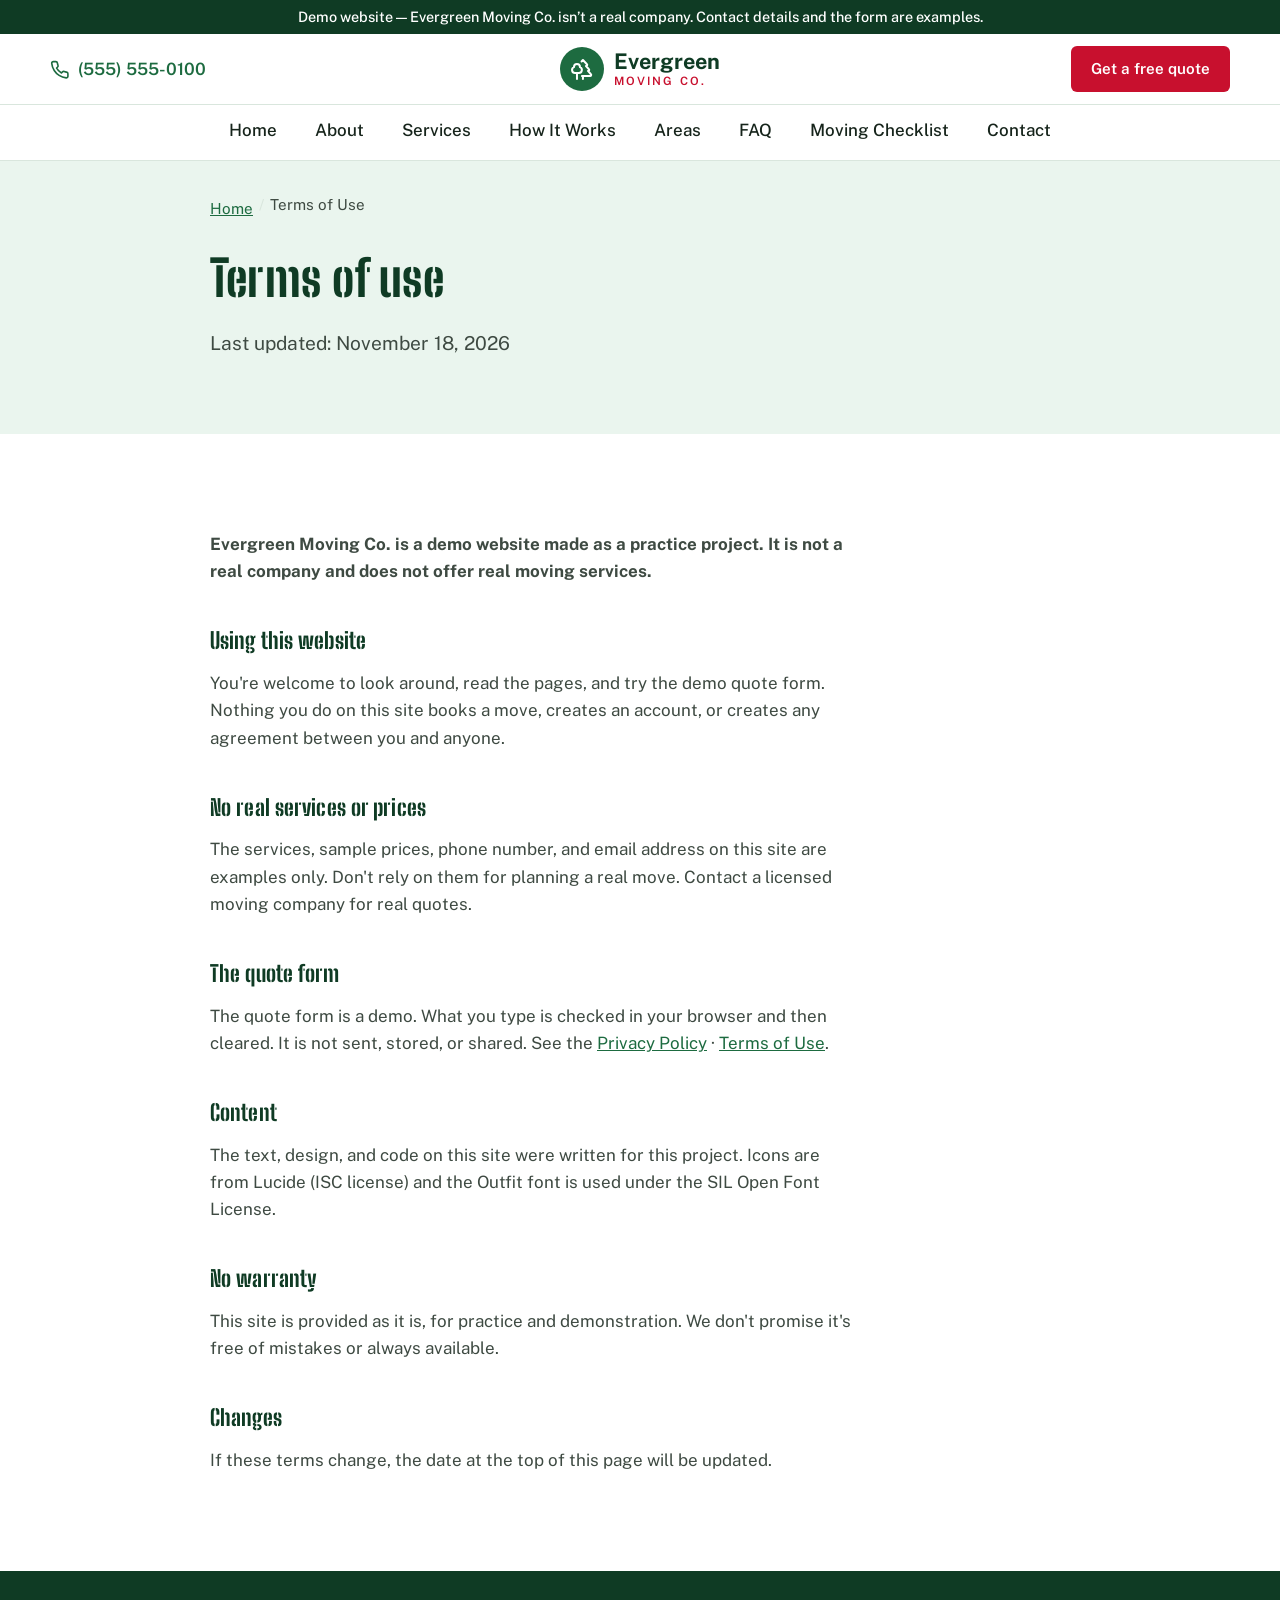
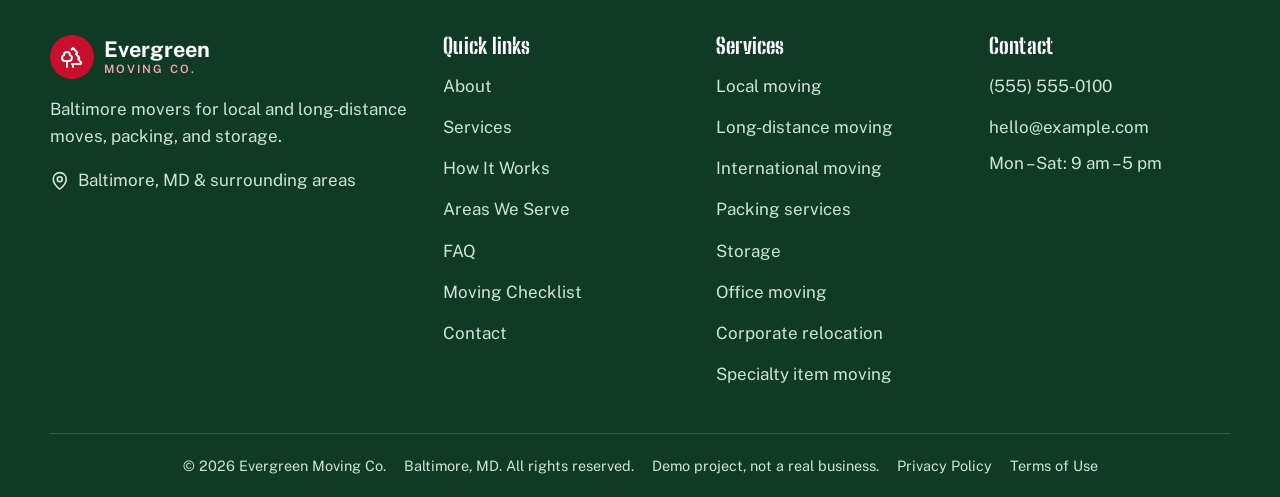
<file: terms.html>
<!DOCTYPE html>
<html lang="en-US" class="no-js">
<head>
  <meta charset="UTF-8">
  <meta name="viewport" content="width=device-width, initial-scale=1.0">
  <!-- Security rules: this page may only load files from this website, and may not send anything anywhere -->
  <meta http-equiv="Content-Security-Policy" content="default-src 'self'; script-src 'self'; style-src 'self'; img-src 'self' data:; font-src 'self'; connect-src 'none'; form-action 'none'; base-uri 'self'; object-src 'none'">
  <!-- This page was made from the home page's header and footer. If you change those, change them here too. -->
  <title>Terms of Use | Evergreen Moving Co.</title>
  <meta name="description" content="Terms of use for the Evergreen Moving Co. demo website: no real services, sample prices only, and a demo quote form.">
  <meta name="robots" content="noindex, follow">
  <link rel="canonical" href="https://leonpokov21greatman.github.io/Evergreen_moving-Co/terms.html">
  <meta name="theme-color" content="#1d6b40">
  <link rel="icon" href="favicon.svg" type="image/svg+xml">
  <link rel="apple-touch-icon" href="logo.png">
  <meta property="og:type" content="website">
  <meta property="og:site_name" content="Evergreen Moving Co.">
  <meta property="og:title" content="Terms of Use | Evergreen Moving Co.">
  <meta property="og:description" content="Terms of use for the Evergreen Moving Co. demo website: no real services, sample prices only, and a demo quote form.">
  <meta property="og:url" content="https://leonpokov21greatman.github.io/Evergreen_moving-Co/terms.html">
  <meta property="og:image" content="https://leonpokov21greatman.github.io/Evergreen_moving-Co/og-image.jpg">
  <meta property="og:image:width" content="1200">
  <meta property="og:image:height" content="630">
  <meta property="og:locale" content="en_US">
  <meta name="twitter:card" content="summary_large_image">
  <link rel="preload" href="fonts/bigshoulders-stencil.woff2" as="font" type="font/woff2" crossorigin>
  <link rel="preload" href="fonts/public-sans.woff2" as="font" type="font/woff2" crossorigin>
  <link rel="stylesheet" href="style.css">
</head>
<body>

  <a class="skip-link" href="#main">Skip to content</a>

  <!-- Demo notice: this is a practice website, not a real business -->
  <div class="demo-banner" role="note">Demo website &mdash; Evergreen Moving Co. isn&rsquo;t a real company. Contact details and the form are examples.</div>

  <header class="site-header" id="top">
    <div class="container header-inner">
      <a class="header-phone" href="tel:+15555550100">
        <svg class="lucide lucide-phone" xmlns="http://www.w3.org/2000/svg" viewBox="0 0 24 24" fill="none" stroke="currentColor" stroke-width="2" stroke-linecap="round" stroke-linejoin="round" aria-hidden="true" focusable="false"><path d="M22 16.92v3a2 2 0 0 1-2.18 2 19.79 19.79 0 0 1-8.63-3.07 19.5 19.5 0 0 1-6-6 19.79 19.79 0 0 1-3.07-8.67A2 2 0 0 1 4.11 2h3a2 2 0 0 1 2 1.72 12.84 12.84 0 0 0 .7 2.81 2 2 0 0 1-.45 2.11L8.09 9.91a16 16 0 0 0 6 6l1.27-1.27a2 2 0 0 1 2.11-.45 12.84 12.84 0 0 0 2.81.7A2 2 0 0 1 22 16.92z"/></svg>
        <span>(555) 555-0100</span>
      </a>

      <!-- Logo -->
      <a class="logo" href="index.html" aria-label="Evergreen Moving Co. home">
        <span class="logo-mark"><svg class="lucide lucide-trees" xmlns="http://www.w3.org/2000/svg" viewBox="0 0 24 24" fill="none" stroke="currentColor" stroke-width="2" stroke-linecap="round" stroke-linejoin="round" aria-hidden="true" focusable="false"><path d="M10 10v.2A3 3 0 0 1 8.9 16H5a3 3 0 0 1-1-5.8V10a3 3 0 0 1 6 0Z"/><path d="M7 16v6"/><path d="M13 19v3"/><path d="M12 19h8.3a1 1 0 0 0 .7-1.7L18 14h.3a1 1 0 0 0 .7-1.7L16 9h.2a1 1 0 0 0 .8-1.7L13 3l-1.4 1.5"/></svg></span>
        <span class="logo-text">Evergreen<small>Moving Co.</small></span>
      </a>

      <div class="header-actions">
        <a class="btn btn-red btn-small header-quote" href="index.html#quote">Get a free quote</a>
        <!-- Menu button (only shows on small screens) -->
        <button class="menu-toggle" type="button" aria-expanded="false" aria-controls="main-nav" aria-label="Open menu">
          <svg class="lucide lucide-menu icon-open" xmlns="http://www.w3.org/2000/svg" viewBox="0 0 24 24" fill="none" stroke="currentColor" stroke-width="2" stroke-linecap="round" stroke-linejoin="round" aria-hidden="true" focusable="false"><line x1="4" x2="20" y1="12" y2="12"/><line x1="4" x2="20" y1="6" y2="6"/><line x1="4" x2="20" y1="18" y2="18"/></svg>
          <svg class="lucide lucide-x icon-close" xmlns="http://www.w3.org/2000/svg" viewBox="0 0 24 24" fill="none" stroke="currentColor" stroke-width="2" stroke-linecap="round" stroke-linejoin="round" aria-hidden="true" focusable="false"><path d="M18 6 6 18"/><path d="m6 6 12 12"/></svg>
        </button>
      </div>
    </div>

    <!-- Main navigation -->
    <nav class="main-nav" id="main-nav" aria-label="Main">
      <ul class="container">
        <li><a href="index.html">Home</a></li>
        <li><a href="index.html#about">About</a></li>
        <li><a href="index.html#services">Services</a></li>
        <li><a href="index.html#how-it-works">How It Works</a></li>
        <li><a href="index.html#areas">Areas</a></li>
        <li><a href="index.html#faq">FAQ</a></li>
          <li><a href="moving-checklist.html">Moving Checklist</a></li>
        <li><a href="index.html#quote">Contact</a></li>
        <!-- Only shows in the phone menu, since the header hides the number on small screens -->
        <li class="nav-call"><a href="tel:+15555550100">Call (555) 555-0100</a></li>
      </ul>
    </nav>
  </header>

  <main id="main">

    <section class="page-hero" aria-labelledby="page-title">
      <div class="container narrow">
      <nav class="breadcrumb" aria-label="Breadcrumb">
        <ol>
          <li><a href="index.html">Home</a></li>
          <li aria-current="page">Terms of Use</li>
        </ol>
      </nav>
        <h1 id="page-title">Terms of use</h1>
        <p class="hero-sub">Last updated: November 18, 2026</p>
      </div>
    </section>

    <section class="section legal">
      <div class="container narrow">
        <p><strong>Evergreen Moving Co. is a demo website made as a practice project. It is not a real company and does not offer real moving services.</strong></p>

        <h2>Using this website</h2>
        <p>You're welcome to look around, read the pages, and try the demo quote form. Nothing you do on this site books a move, creates an account, or creates any agreement between you and anyone.</p>

        <h2>No real services or prices</h2>
        <p>The services, sample prices, phone number, and email address on this site are examples only. Don't rely on them for planning a real move. Contact a licensed moving company for real quotes.</p>

        <h2>The quote form</h2>
        <p>The quote form is a demo. What you type is checked in your browser and then cleared. It is not sent, stored, or shared. See the <a href="privacy.html">Privacy Policy</a> &middot; <a href="terms.html">Terms of Use</a>.</p>

        <h2>Content</h2>
        <p>The text, design, and code on this site were written for this project. Icons are from Lucide (ISC license) and the Outfit font is used under the SIL Open Font License.</p>

        <h2>No warranty</h2>
        <p>This site is provided as it is, for practice and demonstration. We don't promise it's free of mistakes or always available.</p>

        <h2>Changes</h2>
        <p>If these terms change, the date at the top of this page will be updated.</p>
      </div>
    </section>
  </main>

  <footer class="site-footer">
    <div class="container footer-grid">
      <div>
        <a class="logo logo-light" href="index.html" aria-label="Evergreen Moving Co. home">
          <span class="logo-mark"><svg class="lucide lucide-trees" xmlns="http://www.w3.org/2000/svg" viewBox="0 0 24 24" fill="none" stroke="currentColor" stroke-width="2" stroke-linecap="round" stroke-linejoin="round" aria-hidden="true" focusable="false"><path d="M10 10v.2A3 3 0 0 1 8.9 16H5a3 3 0 0 1-1-5.8V10a3 3 0 0 1 6 0Z"/><path d="M7 16v6"/><path d="M13 19v3"/><path d="M12 19h8.3a1 1 0 0 0 .7-1.7L18 14h.3a1 1 0 0 0 .7-1.7L16 9h.2a1 1 0 0 0 .8-1.7L13 3l-1.4 1.5"/></svg></span>
          <span class="logo-text">Evergreen<small>Moving Co.</small></span>
        </a>
        <p>Baltimore movers for local and long-distance moves, packing, and storage.</p>
        <p><svg class="lucide lucide-map-pin" xmlns="http://www.w3.org/2000/svg" viewBox="0 0 24 24" fill="none" stroke="currentColor" stroke-width="2" stroke-linecap="round" stroke-linejoin="round" aria-hidden="true" focusable="false"><path d="M20 10c0 4.993-5.539 10.193-7.399 11.799a1 1 0 0 1-1.202 0C9.539 20.193 4 14.993 4 10a8 8 0 0 1 16 0"/><circle cx="12" cy="10" r="3"/></svg> Baltimore, MD &amp; surrounding areas</p>
        <!-- Add your USDOT / MC / Maryland licence numbers here once you have them, e.g. <p>USDOT #1234567</p> -->
      </div>
      <nav aria-label="Footer">
        <h2>Quick links</h2>
        <ul>
          <li><a href="index.html#about">About</a></li>
          <li><a href="index.html#services">Services</a></li>
          <li><a href="index.html#how-it-works">How It Works</a></li>
          <li><a href="index.html#areas">Areas We Serve</a></li>
          <li><a href="index.html#faq">FAQ</a></li>
          <li><a href="moving-checklist.html">Moving Checklist</a></li>
          <li><a href="index.html#quote">Contact</a></li>
        </ul>
      </nav>
      <div>
        <h2>Services</h2>
        <ul>
          <li><a href="local-moving.html">Local moving</a></li>
          <li><a href="long-distance-moving.html">Long-distance moving</a></li>
          <li><a href="international-moving.html">International moving</a></li>
          <li><a href="packing-services.html">Packing services</a></li>
          <li><a href="storage.html">Storage</a></li>
          <li><a href="office-moving.html">Office moving</a></li>
          <li><a href="corporate-relocation.html">Corporate relocation</a></li>
          <li><a href="specialty-items.html">Specialty item moving</a></li>
        </ul>
      </div>
      <div>
        <h2>Contact</h2>
        <ul>
          <li><a href="tel:+15555550100">(555) 555-0100</a></li>
          <li><a href="mailto:hello@example.com">hello@example.com</a></li>
          <li>Mon &ndash; Sat: 9 am &ndash; 5 pm</li>
        </ul>
      </div>
    </div>
    <div class="container footer-bottom">
      <p><span>&copy; <span id="year">2026</span> Evergreen Moving Co.</span><span>Baltimore, MD. All rights reserved.</span><span>Demo project, not a real business.</span><span><a href="privacy.html">Privacy Policy</a></span><span><a href="terms.html">Terms of Use</a></span></p>
    </div>
  </footer>

  <!-- Icons are from Lucide (lucide.dev, ISC license) -->
  <script src="script.js" defer></script>
</body>
</html>
</file>
<file: style.css>
/* ============================================
   Evergreen Moving Co. - styles
   All the main colors live here. Change them once and the whole site updates.
   ============================================ */

/* Fonts, stored on our own site (fonts folder). Both are free under the SIL Open Font License.
   Big Shoulders Stencil: headings, like the print on a moving box.
   Public Sans: body text, plain and easy to read. */
@font-face {
  font-family: "Big Shoulders Stencil";
  font-style: normal;
  font-weight: 500 900;
  font-display: swap;
  src: url("fonts/bigshoulders-stencil.woff2") format("woff2");
}
@font-face {
  font-family: "Public Sans";
  font-style: normal;
  font-weight: 400 700;
  font-display: swap;
  src: url("fonts/public-sans.woff2") format("woff2");
}
:root {
  --green: #1d6b40;        /* main brand green */
  --green-dark: #0f3b24;   /* headings, footer */
  --green-light: #eaf5ee;  /* soft section backgrounds */
  --red: #c8102e;          /* buttons and highlights */
  --red-dark: #9e0c24;     /* button hover */
  --text: #16241b;        /* body ink: dark forest, not grey-black */
  --muted: #3e4a42;       /* secondary text, 8:1 or better on white and pale green */
  --kraft: #c49a6c;       /* cardboard: only for box details */
  --kraft-light: #e6d3b5;
  --kraft-ink: #3b2a17;
  --display: "Big Shoulders Stencil", "Arial Narrow", sans-serif;
  --white: #ffffff;
  --border: #d9e6dd;
  --radius: 10px;
  --shadow: none; /* flat: hierarchy comes from borders and colour, not one shadow under everything */
}

* { box-sizing: border-box; }

html { scroll-behavior: smooth; }

/* Stop the sticky header from covering section titles after clicking a menu link */
section[id], details[id] { scroll-margin-top: 130px; }
@media (max-width: 760px) { section[id], details[id] { scroll-margin-top: 80px; } }

body {
  margin: 0;
  font-family: "Public Sans", system-ui, sans-serif;
  font-size: 1.0625rem;
  color: var(--text);
  background: var(--white);
  line-height: 1.6;
}

img { max-width: 100%; display: block; }

a { color: var(--green); }

h1, h2, h3 {
  color: var(--green-dark);
  line-height: 1.02;
  font-family: var(--display);
  letter-spacing: 0.005em;
  margin: 0 0 0.5em;
}
h1 { font-size: clamp(2.75rem, 6.4vw, 5.25rem); font-weight: 800; }
h2 { font-size: clamp(2.1rem, 4vw, 3.1rem); font-weight: 800; }
h3 { font-size: 1.45rem; font-weight: 700; }

.container { width: min(1180px, 100% - 32px); margin-inline: auto; }
.container.narrow { width: min(860px, 100% - 32px); }

/* Lucide icons become <svg> tags - give them a size */
svg.lucide { width: 1.15em; height: 1.15em; flex-shrink: 0; }

/* The red word with a green underline in headings */
.highlight { color: inherit; } /* kept as a hook; no longer styled */

.skip-link {
  position: absolute;
  left: -999px;
  top: 8px;
  background: var(--green-dark);
  color: var(--white);
  padding: 8px 14px;
  border-radius: 8px;
  z-index: 100;
}
.skip-link:focus { left: 8px; }

/* Visible outline for keyboard users */
a:focus-visible,
button:focus-visible,
summary:focus-visible,
input:focus-visible,
select:focus-visible,
textarea:focus-visible {
  outline: 3px solid var(--red);
  outline-offset: 2px;
}

/* ============ BUTTONS ============ */
.btn {
  display: inline-flex;
  align-items: center;
  justify-content: center;
  gap: 8px;
  padding: 13px 24px;
  border-radius: 6px;
  border: 2px solid transparent;
  font: inherit;
  font-weight: 600;
  text-decoration: none;
  cursor: pointer;
  transition: background 0.2s, color 0.2s, border-color 0.2s, transform 0.2s;
}
.btn:hover { transform: translateY(-2px); }
.btn-small { padding: 9px 18px; font-size: 0.95rem; }
.btn.full { width: 100%; }

.btn-red { background: var(--red); color: var(--white); }
.btn-red:hover { background: var(--red-dark); }

.btn-outline { border-color: var(--green); color: var(--green); background: var(--white); }
.btn-outline:hover { background: var(--green); color: var(--white); }

.btn-outline-green { border-color: var(--green); color: var(--green); }
.btn-outline-green:hover { background: var(--green); color: var(--white); }

.btn-outline-light { border-color: var(--white); color: var(--white); }
.btn-outline-light:hover { background: var(--white); color: var(--green-dark); }

/* ============ DEMO NOTICE ============ */
.demo-banner {
  background: var(--green-dark);
  color: var(--white);
  text-align: center;
  font-size: 0.9rem;
  font-weight: 500;
  padding: 7px 16px;
  line-height: 1.4;
}

/* ============ HEADER ============ */
.site-header {
  position: sticky;
  top: 0;
  z-index: 50;
  background: var(--white);
  border-bottom: 1px solid var(--border);
}
.header-inner {
  display: grid;
  grid-template-columns: 1fr auto 1fr;
  align-items: center;
  padding: 12px 0;
}
.header-phone {
  display: inline-flex;
  align-items: center;
  gap: 8px;
  font-weight: 600;
  text-decoration: none;
  justify-self: start;
}
.header-actions {
  justify-self: end;
  display: flex;
  align-items: center;
  gap: 10px;
}

.logo {
  display: inline-flex;
  align-items: center;
  gap: 10px;
  text-decoration: none;
  color: var(--green-dark);
}
.logo-mark {
  display: grid;
  place-items: center;
  width: 44px;
  height: 44px;
  border-radius: 50%;
  background: var(--green);
  color: var(--white);
  font-size: 1.3rem;
}
.logo-text {
  font-weight: 800;
  font-size: 1.35rem;
  line-height: 1;
  display: flex;
  flex-direction: column;
}
.logo-text small {
  color: var(--red);
  font-size: 0.72rem;
  font-weight: 600;
  letter-spacing: 0.18em;
  text-transform: uppercase;
  margin-top: 4px;
}

.menu-toggle {
  display: none;
  background: none;
  border: 2px solid var(--border);
  border-radius: 10px;
  padding: 6px;
  color: var(--green-dark);
  font-size: 1.4rem;
  cursor: pointer;
}

.main-nav { border-top: 1px solid var(--border); }
.main-nav ul {
  list-style: none;
  margin: 0 auto;
  padding: 0;
  display: flex;
  justify-content: center;
  gap: 6px;
}
.main-nav a {
  display: block;
  padding: 12px 16px;
  text-decoration: none;
  color: var(--text);
  font-weight: 500;
  border-bottom: 3px solid transparent;
}
.main-nav a:hover,
.main-nav a.active {
  color: var(--green);
  border-bottom-color: var(--red);
}
.nav-call { display: none; }

/* Menu button shows ☰ when closed and ✕ when open */
.menu-toggle .icon-close { display: none; }
.menu-toggle[aria-expanded="true"] .icon-open { display: none; }
.menu-toggle[aria-expanded="true"] .icon-close { display: block; }

/* ============ HERO ============ */
.hero {
  background: var(--white);
  padding: 72px 0 88px;
}
.hero-inner {
  display: grid;
  grid-template-columns: 1.1fr 1fr;
  gap: 48px;
  align-items: center;
}
.eyebrow {
  display: inline-flex;
  align-items: center;
  gap: 8px;
  background: var(--white);
  border: 1px solid var(--border);
  color: var(--red);
  font-weight: 600;
  padding: 6px 14px;
  border-radius: 999px;
  margin: 0 0 18px;
}
.hero-sub { font-size: 1.15rem; color: var(--muted); max-width: 34em; }
.hero-buttons { display: flex; flex-wrap: wrap; gap: 12px; margin-top: 28px; }

/* Green picture areas (decorations until real photos are added) */
.art {
  position: relative;
  display: grid;
  place-items: center;
  border-radius: 24px;
  background:
    radial-gradient(circle at 25% 20%, rgba(255, 255, 255, 0.22), transparent 45%),
    radial-gradient(circle at 85% 90%, rgba(200, 16, 46, 0.35), transparent 40%),
    linear-gradient(135deg, var(--green), var(--green-dark));
  color: var(--white);
  box-shadow: var(--shadow);
  overflow: hidden;
}
.art-alt {
  background:
    radial-gradient(circle at 75% 15%, rgba(255, 255, 255, 0.2), transparent 45%),
    linear-gradient(160deg, var(--green-dark), var(--green));
}
.art-badge {
  display: grid;
  place-items: center;
  width: 40%;
  aspect-ratio: 1;
  border-radius: 50%;
  background: rgba(255, 255, 255, 0.12);
  border: 2px solid rgba(255, 255, 255, 0.35);
}
.art-badge svg.lucide { width: 55%; height: 55%; stroke-width: 1.5; }
.art-chip {
  position: absolute;
  display: inline-flex;
  align-items: center;
  gap: 6px;
  background: var(--white);
  color: var(--green-dark);
  font-weight: 600;
  font-size: 0.92rem;
  padding: 8px 14px;
  border-radius: 999px;
  box-shadow: 0 6px 18px rgba(0, 0, 0, 0.18);
}
.art-chip svg { color: var(--red); }
.chip-1 { top: 6%; left: 5%; }
.chip-2 { bottom: 6%; right: 5%; }
.chip-3 { top: 6%; right: 5%; }
img.hero-photo, img.about-photo { width: 100%; height: auto; object-fit: cover; border-radius: 24px; }
.hero-photo { aspect-ratio: 4 / 3; border-bottom: 8px solid var(--red); }

.stats {
  list-style: none;
  padding: 0;
  display: grid;
  grid-template-columns: repeat(4, 1fr);
  gap: 16px;
  margin-top: 48px;
}
.stat {
  background: var(--white);
  border: 1px solid var(--border);
  border-radius: var(--radius);
  padding: 18px;
  text-align: center;
}
.stat strong { display: block; font-size: 1.8rem; color: var(--red); line-height: 1.1; }
.stat span { color: var(--muted); font-size: 0.95rem; }

/* ============ GENERAL SECTIONS ============ */
.section { padding: 80px 0; }
.section-head { text-align: center; max-width: 680px; margin: 0 auto 44px; }
.section-head p { color: var(--muted); }
.section-tag {
  color: var(--red);
  font-weight: 700;
  
  font-size: 0.85rem;
  margin: 0 0 8px;
}

/* ============ ABOUT ============ */
.about-inner {
  display: grid;
  grid-template-columns: 1fr 1fr;
  gap: 56px;
  align-items: center;
}
.about-photo { aspect-ratio: 5 / 4; }
.about p { color: var(--muted); }
.about .btn { margin-top: 12px; }

/* ============ CARDS ============ */
/* "Why trust us" is a dark green band, so the page isn't all white cards */
.trust {
  background: var(--green-dark);
  color: #d6eadd;
}
.trust h2, .trust h3 { color: var(--white); }
.trust .section-head p { color: #d6eadd; }
.trust .highlight { color: #ff8a9c; text-decoration-color: #7fd1a0; }
.features {
  display: grid;
  grid-template-columns: repeat(2, 1fr);
  gap: 32px 48px;
  max-width: 960px;
  margin: 0 auto;
}
.feature { display: flex; gap: 18px; align-items: flex-start; }
.feature p { margin: 0; color: #d6eadd; }
.feature h3 { margin-bottom: 6px; }
.feature-icon {
  flex-shrink: 0;
  display: grid;
  place-items: center;
  width: 56px;
  height: 56px;
  border-radius: 50%;
  background: var(--red);
  color: var(--white);
  font-size: 1.5rem;
}

/* "More about..." links at the bottom of service cards */
.card-link {
  display: block; /* the arrow stays right after the last word, even when the text wraps */
  margin-top: 14px;
  font-weight: 600;
  color: var(--red);
  text-decoration: none;
}
.card-link:hover { text-decoration: underline; }
.card-link svg { vertical-align: -3px; margin-left: 2px; }
.service { display: flex; flex-direction: column; }
.service p { flex: 1; }

.card-grid { display: grid; gap: 22px; }
.card-grid.three { grid-template-columns: repeat(3, 1fr); }
.card-grid.four { grid-template-columns: repeat(4, 1fr); }

.card {
  background: var(--white);
  border: 1px solid var(--border);
  border-radius: var(--radius);
  padding: 26px;
  box-shadow: var(--shadow);
  margin: 0;
  transition: transform 0.2s, border-color 0.2s;
}
.card:hover { transform: translateY(-4px); border-color: var(--green); }
.card p { color: var(--muted); margin: 0; }

.card-icon {
  display: grid;
  place-items: center;
  width: 54px;
  height: 54px;
  border-radius: 14px;
  background: var(--green-light);
  color: var(--green);
  font-size: 1.5rem;
  margin-bottom: 16px;
}
.service .card-icon { background: #fdecef; color: var(--red); }

/* ============ HOW IT WORKS ============ */
.steps-section { background: var(--green-light); }
.steps {
  list-style: none;
  padding: 0;
  margin: 0;
  display: grid;
  grid-template-columns: repeat(3, 1fr);
  gap: 22px;
}
.step { position: relative; }
.step-num {
  position: absolute;
  top: 20px;
  right: 22px;
  font-size: 2.4rem;
  font-weight: 800;
  line-height: 1;
  color: var(--red);
  opacity: 0.85;
}

/* ============ AREAS WE SERVE ============ */
.areas-inner {
  display: grid;
  grid-template-columns: 1fr 1.2fr;
  gap: 48px;
  align-items: center;
}
.areas-inner > div > p { color: var(--muted); }
.area-list {
  list-style: none;
  padding: 0;
  margin: 0;
  display: grid;
  grid-template-columns: repeat(2, 1fr);
  gap: 12px;
}
.area-list li {
  display: flex;
  align-items: center;
  gap: 10px;
  padding: 14px 16px;
  background: var(--white);
  border: 1px solid var(--border);
  border-radius: 12px;
  font-weight: 600;
  color: var(--green-dark);
}
.area-list svg { color: var(--red); }

/* ============ PROMO BANNER ============ */
.promo { padding-bottom: 0; }
.promo-img {
  width: 100%;
  height: auto;
  border-radius: 24px;
  box-shadow: var(--shadow);
  border-bottom: 6px solid var(--red);
}

/* ============ CTA BANNER ============ */
.cta-banner {
  position: relative;
  overflow: hidden;
  display: grid;
  grid-template-columns: 1.4fr 1fr;
  gap: 32px;
  align-items: center;
  padding: 56px;
  border-radius: 28px;
  background: var(--green-dark);
  color: var(--white);
}
.cta-banner h2 { color: var(--white); }
.cta-banner p { color: #d6eadd; margin: 0; }
.cta-buttons { display: flex; flex-wrap: wrap; gap: 12px; justify-content: flex-end; position: relative; z-index: 1; }
.cta-banner > div:first-child { position: relative; z-index: 1; }
/* Big faded truck in the background */
.cta-bg-icon,
svg.cta-bg-icon {
  position: absolute;
  right: -30px;
  bottom: -40px;
  width: 260px;
  height: 260px;
  opacity: 0.12;
  pointer-events: none;
}

/* ============ FAQ ============ */
.faq { display: grid; gap: 14px; }
.faq details {
  border: 1px solid var(--border);
  border-radius: var(--radius);
  background: var(--white);
  overflow: hidden;
}
.faq details[open] { border-color: var(--green); }
.faq summary {
  cursor: pointer;
  list-style: none;
  padding: 18px 22px;
  font-weight: 600;
  font-size: 1.1rem;
  color: var(--green-dark);
  display: flex;
  justify-content: space-between;
  gap: 16px;
}
.faq summary::-webkit-details-marker { display: none; }
.faq summary::after { content: "+"; color: var(--red); font-size: 1.5rem; line-height: 1; }
.faq details[open] summary::after { content: "\2212"; }
.faq-body { padding: 0 22px 20px; color: var(--muted); }
.faq-body p { margin-top: 0; }

table { width: 100%; border-collapse: collapse; margin-top: 10px; }
th, td { text-align: left; padding: 10px 12px; border-bottom: 1px solid var(--border); }
th { background: var(--green-light); color: var(--green-dark); }

/* ============ QUOTE FORM ============ */
.quote { background: var(--green-light); }
.quote-inner {
  display: grid;
  grid-template-columns: 1fr 1.3fr;
  gap: 48px;
  align-items: start;
}
.quote-inner > div > p { color: var(--muted); }
.contact-list { list-style: none; padding: 0; margin: 24px 0 0; display: grid; gap: 12px; }
.contact-list li { display: flex; align-items: center; gap: 10px; color: var(--green-dark); font-weight: 500; }
.contact-list svg { color: var(--red); }

.quote-form {
  display: grid;
  grid-template-columns: 1fr 1fr;
  gap: 16px;
  background: var(--white);
  padding: 30px;
  border-radius: 20px;
  box-shadow: var(--shadow);
}
.field { display: flex; flex-direction: column; gap: 6px; }
.field.full, .quote-form .btn, .form-error, .form-success { grid-column: 1 / -1; }
.field label { font-weight: 600; color: var(--green-dark); font-size: 0.95rem; }
.field input,
.field select,
.field textarea {
  font: inherit;
  padding: 11px 13px;
  border: 1.5px solid var(--border);
  border-radius: 10px;
  background: var(--white);
  color: var(--text);
  width: 100%;
}
.field input:focus,
.field select:focus,
.field textarea:focus { border-color: var(--green); }
.field input.invalid { border-color: var(--red); }

.req { color: var(--red); }
.form-note { grid-column: 1 / -1; margin: 0; color: var(--muted); font-size: 0.9rem; }
.btn:disabled { opacity: 0.7; cursor: wait; transform: none; }
.quote-form { position: relative; }

.form-error { color: var(--red); font-weight: 600; margin: 0; min-height: 0; }
.form-error:empty { display: none; }
.form-success {
  background: var(--green-light);
  color: var(--green-dark);
  border-left: 4px solid var(--green);
  padding: 12px 14px;
  border-radius: 8px;
  margin: 0;
  font-weight: 600;
}

/* ============ FOOTER ============ */
.site-footer { background: var(--green-dark); color: #cfe3d6; padding: 64px 0 0; }
.site-footer a { color: #cfe3d6; text-decoration: none; }
.site-footer a:hover { color: var(--white); text-decoration: underline; }
.site-footer h2 { color: var(--white); font-size: 1.35rem; }
.site-footer ul { list-style: none; padding: 0; margin: 0; display: grid; gap: 4px; }
/* Taller links in the footer so they're easy to tap on a phone */
.site-footer li a { display: inline-block; padding: 5px 0; }
.site-footer p { display: flex; align-items: center; gap: 8px; }
.footer-grid { display: grid; grid-template-columns: 1.5fr 1fr 1fr 1fr; gap: 32px; }
.logo-light { color: var(--white); }
.logo-light .logo-mark { background: var(--red); }
.site-footer .logo-light { color: var(--white); }
.logo-light .logo-text small { color: #f4a3b0; } /* lighter red so it's readable on dark green */
.footer-bottom {
  border-top: 1px solid rgba(255, 255, 255, 0.15);
  margin-top: 40px;
  padding: 20px 0;
  font-size: 0.9rem;
  text-align: center;
}
.footer-bottom p { display: block; margin: 0; } /* plain text line, so it wraps normally on phones */

/* ============ INNER PAGES (services, privacy, 404) ============ */
.page-hero {
  background: var(--green-light);
  padding: 32px 0 56px;
}
.breadcrumb ol {
  list-style: none;
  padding: 0;
  margin: 0 0 28px;
  display: flex;
  flex-wrap: wrap;
  gap: 6px;
  font-size: 0.95rem;
  color: var(--muted);
}
.breadcrumb li + li::before { content: "/"; margin-right: 6px; color: var(--border); }
.breadcrumb a { color: var(--green); display: inline-block; padding: 4px 0; }
.page-hero-inner { display: flex; gap: 28px; align-items: flex-start; }
.page-hero-icon {
  flex-shrink: 0;
  display: grid;
  place-items: center;
  width: 84px;
  height: 84px;
  border-radius: 22px;
  background: var(--green);
  color: var(--white);
  font-size: 2.4rem;
  box-shadow: var(--shadow);
  border-bottom: 5px solid var(--red);
}
.page-hero h1 { font-size: clamp(2rem, 4.4vw, 3.1rem); }

.two-col {
  display: grid;
  grid-template-columns: 1.2fr 1fr;
  gap: 48px;
  align-items: start;
}
.two-col p { color: var(--muted); }
.included-box {
  background: var(--green-light);
  border: 1px solid var(--border);
  border-left: 5px solid var(--red);
  border-radius: var(--radius);
  padding: 28px;
}
.included-box h2 { font-size: 1.5rem; }
.check-list { list-style: none; padding: 0; margin: 0; display: grid; gap: 12px; }
.check-list li { display: flex; gap: 10px; align-items: flex-start; font-weight: 500; }
.check-list svg { color: var(--green); margin-top: 3px; }

.tips-section { background: var(--green-light); }

.related h2 { font-size: 1.6rem; text-align: center; }
.related-list {
  list-style: none;
  padding: 0;
  margin: 24px 0 0;
  display: flex;
  flex-wrap: wrap;
  justify-content: center;
  gap: 12px;
}
.related-list a {
  display: inline-flex;
  align-items: center;
  gap: 8px;
  padding: 10px 18px;
  border: 1.5px solid var(--border);
  border-radius: 999px;
  text-decoration: none;
  font-weight: 600;
  color: var(--green-dark);
  background: var(--white);
}
.related-list a:hover { border-color: var(--green); color: var(--green); }
.related-list svg { color: var(--red); }

.legal h2 { font-size: 1.4rem; margin-top: 2em; }
.legal p, .legal li { color: var(--muted); }
.legal ul { padding-left: 1.2em; }

.notfound { text-align: center; padding: 96px 0; }
.notfound .page-hero-icon { margin: 0 auto 24px; }
.notfound .hero-buttons { justify-content: center; }
.notfound .hero-sub { margin-inline: auto; }
.notfound .related-list { margin-top: 40px; }

/* ============ MOVING CHECKLIST ============ */
.checklist-progress { margin: 16px 0 0; font-weight: 700; color: var(--green); }
.checklist-group { margin-bottom: 36px; }
.checklist-group h2 { font-size: 1.4rem; border-bottom: 3px solid var(--red); display: inline-block; padding-bottom: 4px; }
.checklist { list-style: none; padding: 0; margin: 12px 0 0; display: grid; gap: 8px; }
.checklist label {
  display: flex;
  gap: 12px;
  align-items: flex-start;
  padding: 12px 14px;
  border: 1px solid var(--border);
  border-radius: 12px;
  background: var(--white);
  cursor: pointer;
}
.checklist label:hover { border-color: var(--green); }
.checklist input {
  width: 24px;
  height: 24px;
  margin: 1px 0 0;
  flex-shrink: 0;
  accent-color: var(--green);
  cursor: pointer;
}
.checklist input:checked + span { color: var(--muted); text-decoration: line-through; }

/* Sample price table caption */
.price-table caption { text-align: left; font-weight: 700; color: var(--green-dark); padding-bottom: 6px; }
.price-table caption span { font-weight: 500; color: var(--red); }

/* When printing: just the content, no banner colors, menus or buttons */
@media print {
  .site-header, .site-footer, .cta-banner, .hero-buttons, .skip-link, .related { display: none !important; }
  .demo-banner { background: none; color: #000; border-bottom: 1px solid #000; }
  .page-hero { background: none; padding: 0 0 12px; }
  .section { padding: 12px 0; }
  .checklist label { border: 0; padding: 4px 0; }
  body { color: #000; }
}

/* ============ MOVING-BOX DETAILS (redesign 2026-11-19) ============ */
/* Text only screen readers hear */
.sr-only { position: absolute; width: 1px; height: 1px; overflow: hidden; clip: rect(0 0 0 0); clip-path: inset(50%); white-space: nowrap; }

/* Readable line length */
p { max-width: 65ch; }
.hero h1 { text-transform: uppercase; line-height: 0.95; letter-spacing: 0.01em; max-width: 11ch; }
.hero-sub { font-size: 1.2rem; }
.hero-alt { margin: 18px 0 0; font-weight: 600; }
.hero-alt a { color: var(--green); text-underline-offset: 3px; }
.hero-alt a:hover { color: var(--red); }

/* The shipping label in the hero: cardboard, a strip of tape, field names and values */
.box-label {
  position: relative;
  justify-self: end;
  width: min(100%, 440px);
  background: var(--kraft-light);
  color: var(--kraft-ink);
  border: 2px solid var(--kraft-ink);
  border-radius: 4px;
  padding: 34px 28px 22px;
  transform: rotate(-1.5deg);
}
.box-label .tape {
  position: absolute;
  left: 50%;
  top: -14px;
  width: 132px;
  height: 30px;
  transform: translateX(-50%) rotate(2deg);
  background: rgba(240, 226, 196, 0.85);
  border-left: 2px dashed rgba(59, 42, 23, 0.25);
  border-right: 2px dashed rgba(59, 42, 23, 0.25);
}
.label-from {
  margin: 0 0 18px;
  padding-bottom: 14px;
  border-bottom: 2px solid var(--kraft-ink);
  font-family: var(--display);
  font-weight: 800;
  font-size: 1.9rem;
  line-height: 1;
  color: var(--green-dark);
}
.label-from span { display: block; margin-top: 6px; font-family: "Public Sans", sans-serif; font-size: 0.95rem; font-weight: 600; color: var(--kraft-ink); }
.label-fields { margin: 0; display: grid; gap: 12px; }
.label-fields div { display: grid; grid-template-columns: 82px 1fr; gap: 12px; align-items: baseline; }
.label-fields dt { font-size: 0.85rem; font-weight: 600; color: #5c4528; }
.label-fields dd { margin: 0; font-family: var(--display); font-weight: 700; font-size: 1.45rem; line-height: 1.1; color: var(--kraft-ink); }
.label-symbols {
  list-style: none;
  margin: 20px 0 0;
  padding: 14px 0 0;
  border-top: 2px dashed rgba(59, 42, 23, 0.45);
  display: flex;
  gap: 22px;
  color: var(--red);
}
.label-symbols li { display: flex; align-items: center; }
.label-symbols svg { width: 30px; height: 30px; stroke-width: 2.2; }
.label-symbols .pair svg + svg { margin-left: -10px; }

/* The side of a box in the About section */
.box-side {
  position: relative;
  aspect-ratio: 5 / 4;
  background: var(--kraft);
  border-radius: 4px;
  color: var(--kraft-ink);
  display: grid;
  place-content: center;
  justify-items: center;
  gap: 14px;
  overflow: hidden;
}
.box-side::before, .box-side::after {
  content: "";
  position: absolute;
  left: 0; right: 0;
  height: 44px;
  background: rgba(240, 226, 196, 0.6);
}
.box-side::before { top: 0; }
.box-side::after { bottom: 0; }
.box-side .stamp { font-family: var(--display); font-weight: 900; font-size: clamp(2.6rem, 5vw, 3.6rem); line-height: 0.9; text-align: center; text-transform: uppercase; color: var(--green-dark); }
.box-side .marks { display: flex; gap: 26px; color: var(--red); }
.box-side .marks svg { width: 46px; height: 46px; stroke-width: 2.2; }
.box-side .marks .pair svg + svg { margin-left: -16px; }
.box-side .room { font-family: var(--display); font-weight: 700; font-size: 1.5rem; border: 3px solid var(--kraft-ink); padding: 2px 14px; transform: rotate(-3deg); }

/* Cards: flat, outlined; the hover still answers with a colour change */
.card { box-shadow: none; }
.card:hover { transform: none; }
.service .card-icon, .card-icon { border-radius: 6px; }
.promo-img { box-shadow: none; }
.footer-bottom p { display: flex; flex-wrap: wrap; justify-content: center; gap: 4px 18px; max-width: none; }

/* ============ TABLET ============ */
@media (max-width: 960px) {
  .card-grid.four { grid-template-columns: repeat(2, 1fr); }
  .card-grid.three { grid-template-columns: repeat(2, 1fr); }
  .hero-inner, .about-inner, .quote-inner, .areas-inner { grid-template-columns: 1fr; gap: 36px; }
  .box-label { justify-self: start; transform: rotate(-1deg); }
  /* phones: keep the stamp clear of the tape strips */
  .box-side { aspect-ratio: auto; padding: 72px 20px; }
  .box-side::before, .box-side::after { height: 36px; }
  .steps { grid-template-columns: 1fr; }
  .features { grid-template-columns: 1fr; gap: 26px; }
  .two-col { grid-template-columns: 1fr; gap: 28px; }
  .page-hero-inner { flex-direction: column; gap: 18px; }
  .page-hero-icon { width: 64px; height: 64px; font-size: 1.8rem; }
  .cta-banner { grid-template-columns: 1fr; padding: 40px 32px; }
  .cta-buttons { justify-content: flex-start; }
  .footer-grid { grid-template-columns: 1fr 1fr; }
  .stats { grid-template-columns: repeat(2, 1fr); }
}

/* ============ PHONE ============ */
@media (max-width: 760px) {
  /* Logo left, buttons right; phone number moves into the menu */
  .header-inner { grid-template-columns: 1fr auto; }
  .header-phone { display: none; }
  .logo { justify-self: start; }
  .menu-toggle { display: inline-flex; }

  /* Menu hidden until the menu button is pressed */
  .main-nav { display: none; }
  .main-nav.open { display: block; }
  .main-nav ul { flex-direction: column; gap: 0; padding: 8px 0; }
  .main-nav a { border-bottom: 0; border-left: 3px solid transparent; padding: 12px 8px; }
  .main-nav a:hover, .main-nav a.active { border-left-color: var(--red); }
  .nav-call { display: block; }
  .nav-call a { color: var(--red); font-weight: 700; }

  .section { padding: 56px 0; }
  .hero { padding: 40px 0 32px; }
  .card-grid.three, .card-grid.four { grid-template-columns: 1fr; }
  .quote-form { grid-template-columns: 1fr; padding: 22px; }
  .footer-grid { grid-template-columns: 1fr; }
  .art-chip { font-size: 0.8rem; padding: 6px 10px; }
  .demo-banner { font-size: 0.8rem; padding: 6px 12px; }
  .chip-3 { display: none; }

  /* If JavaScript is off, show the menu instead of a button that can't work */
  .no-js .main-nav { display: block; }
  .no-js .menu-toggle { display: none; }
}

@media (max-width: 420px) {
  .area-list { grid-template-columns: 1fr 1fr; gap: 8px; }
  .area-list li { padding: 10px 12px; font-size: 0.95rem; }
  .header-quote { display: none; } /* there's a quote button in the hero instead */
  .hero-buttons .btn { width: 100%; }
}

/* Respect people who turn off animations */
@media (prefers-reduced-motion: reduce) {
  html { scroll-behavior: auto; }
  .btn, .card { transition: none; }
  .btn:hover, .card:hover { transform: none; }
}
</file>
